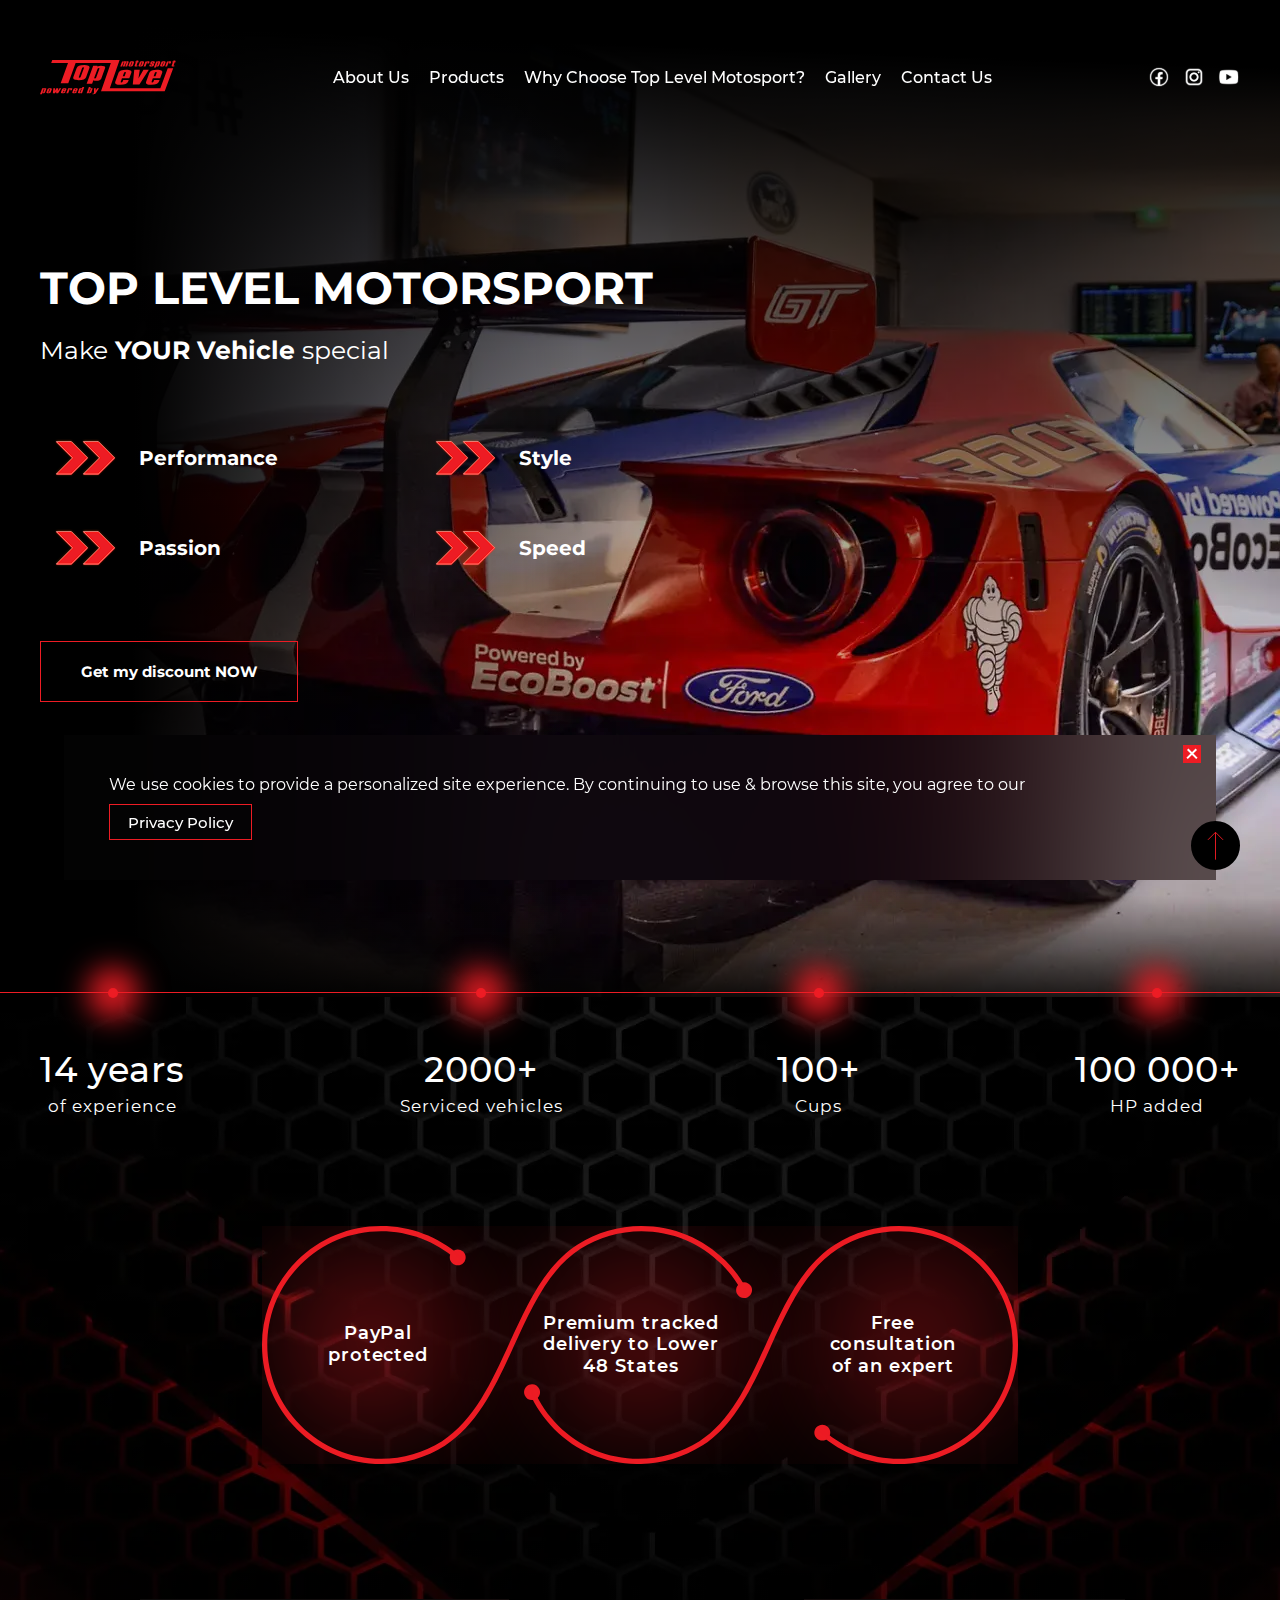
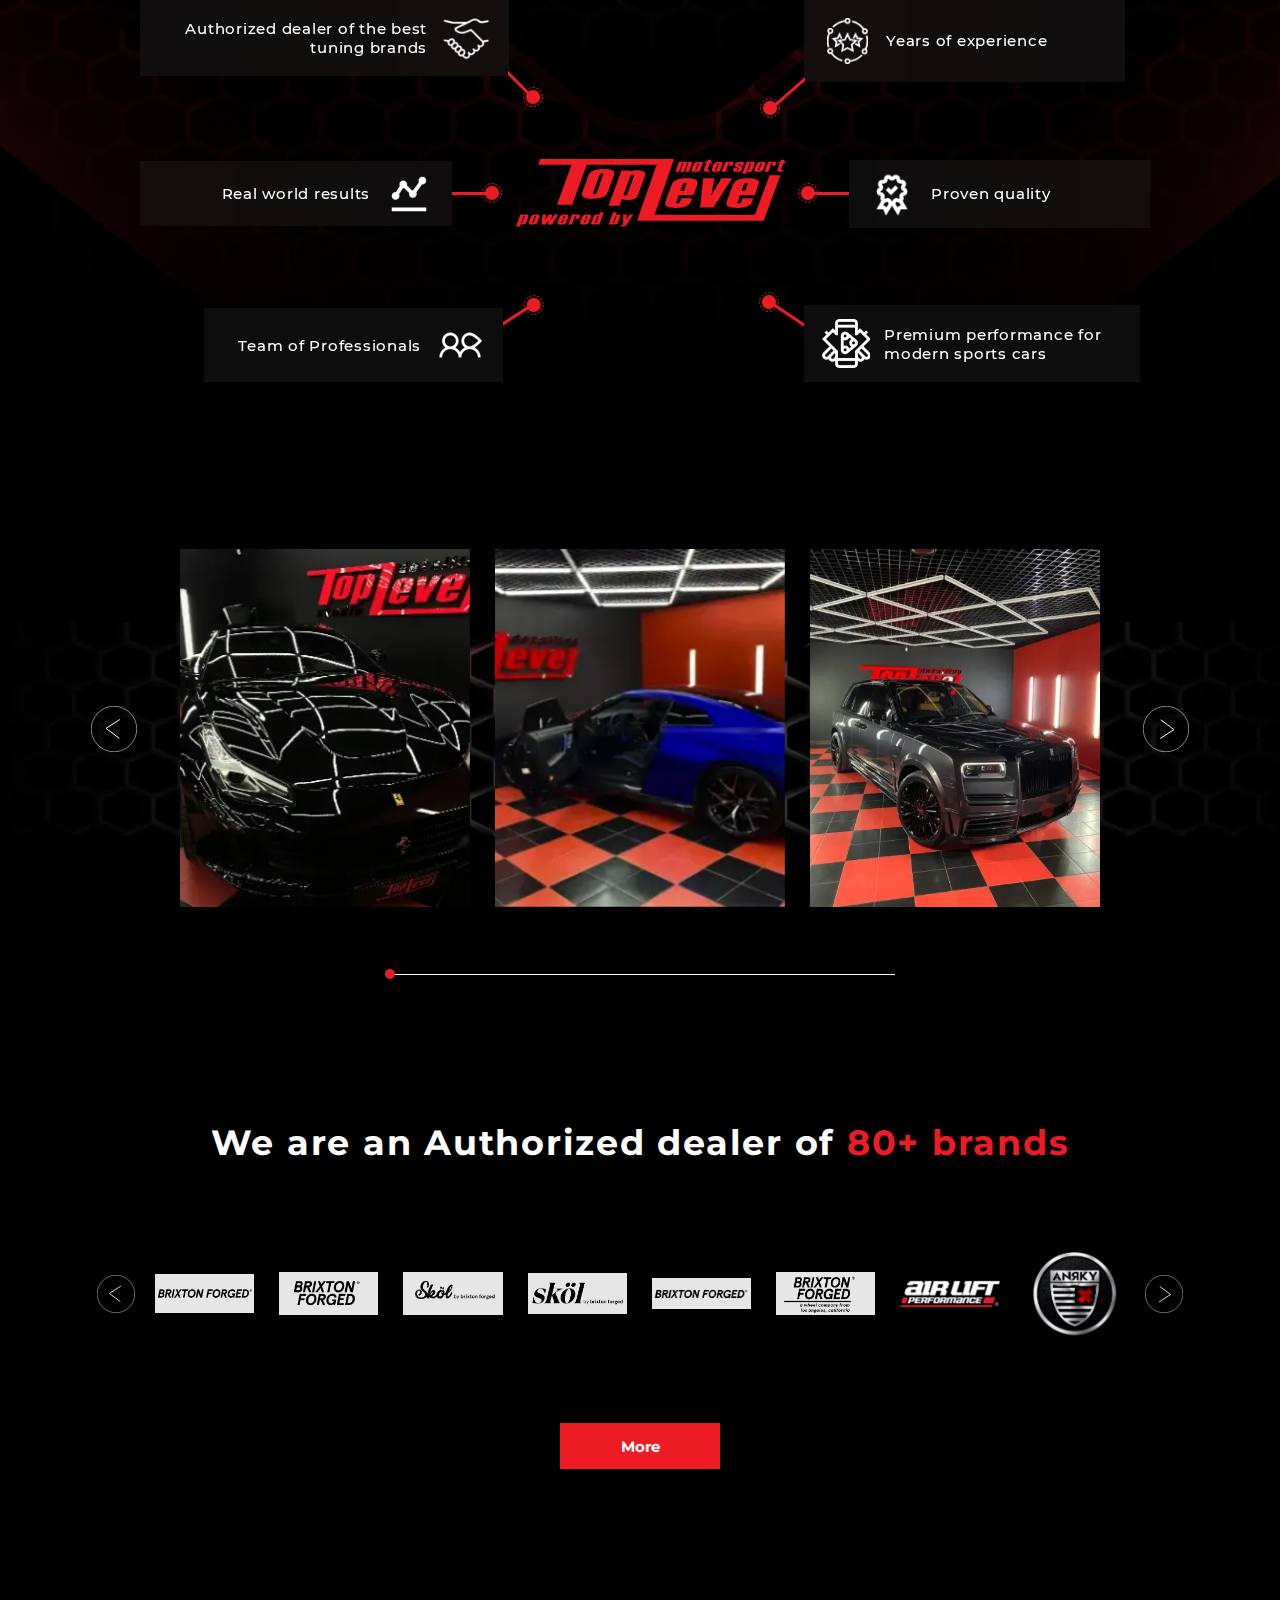
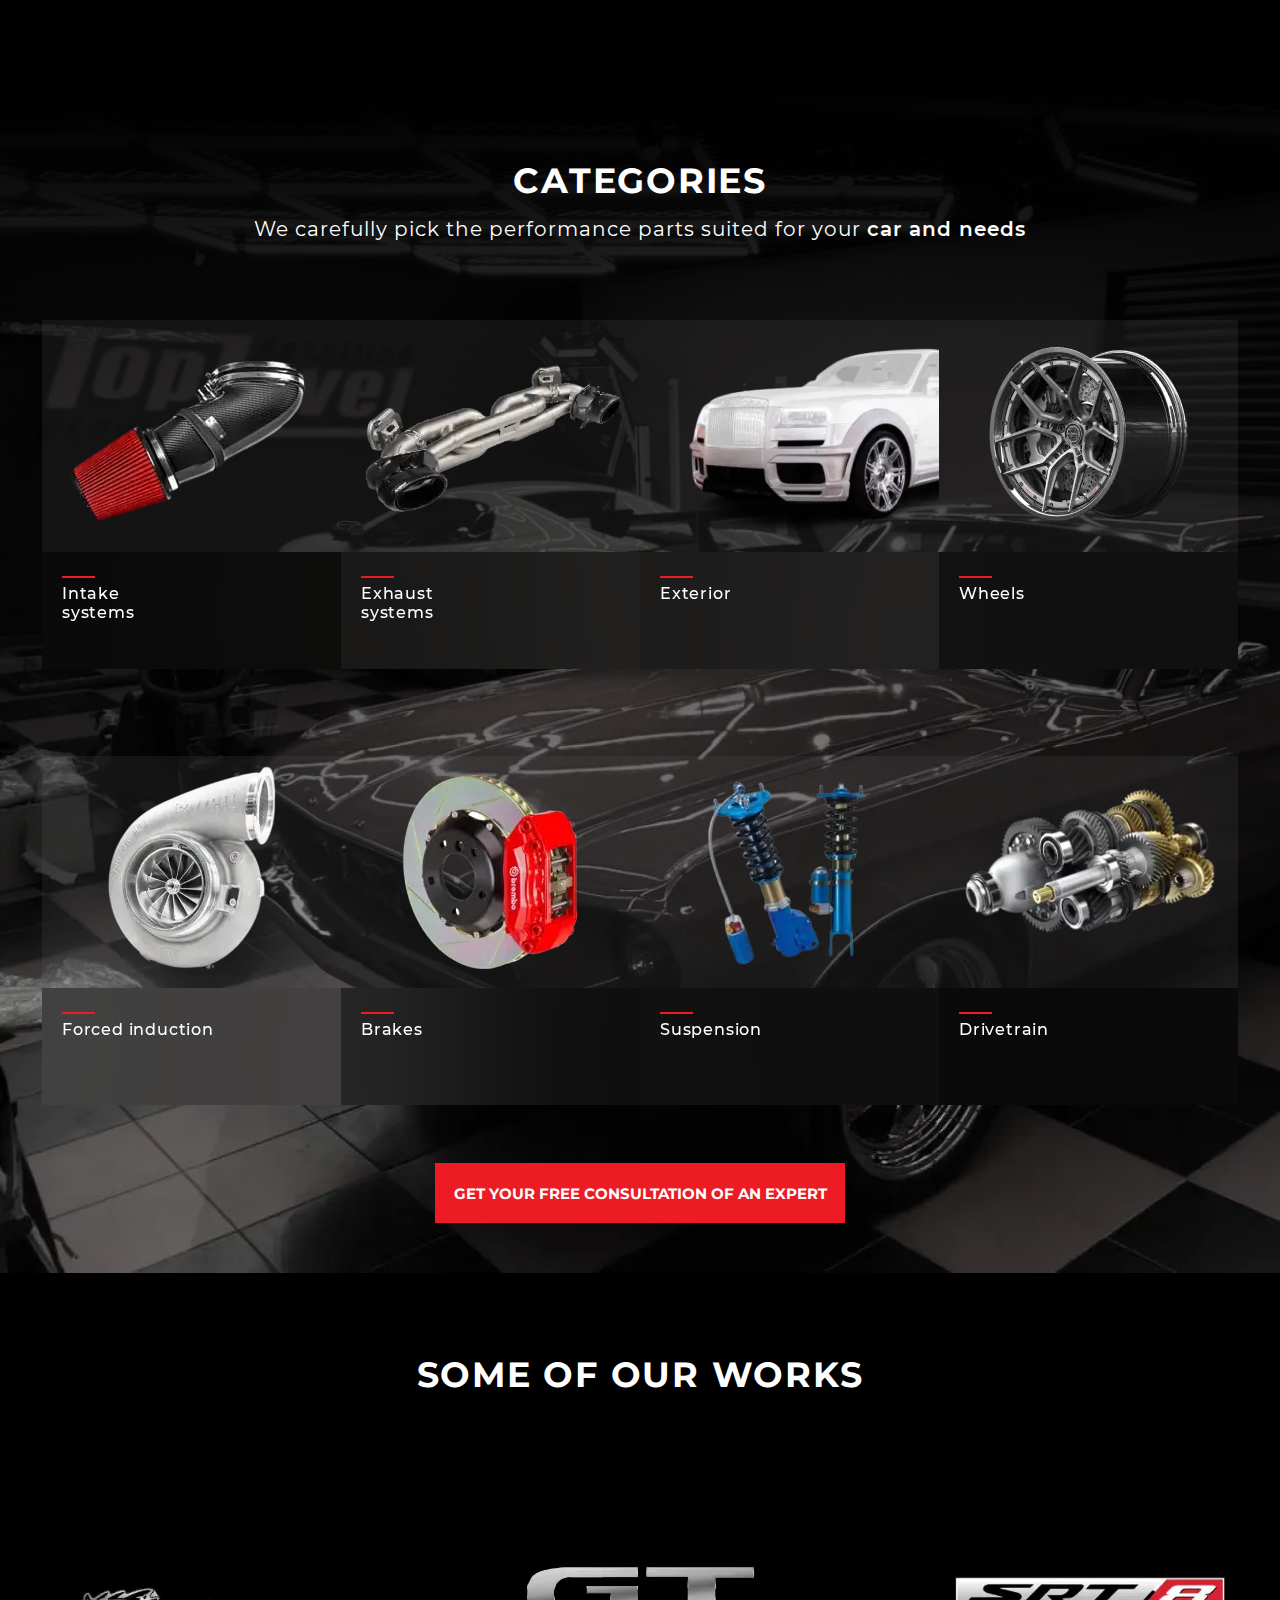
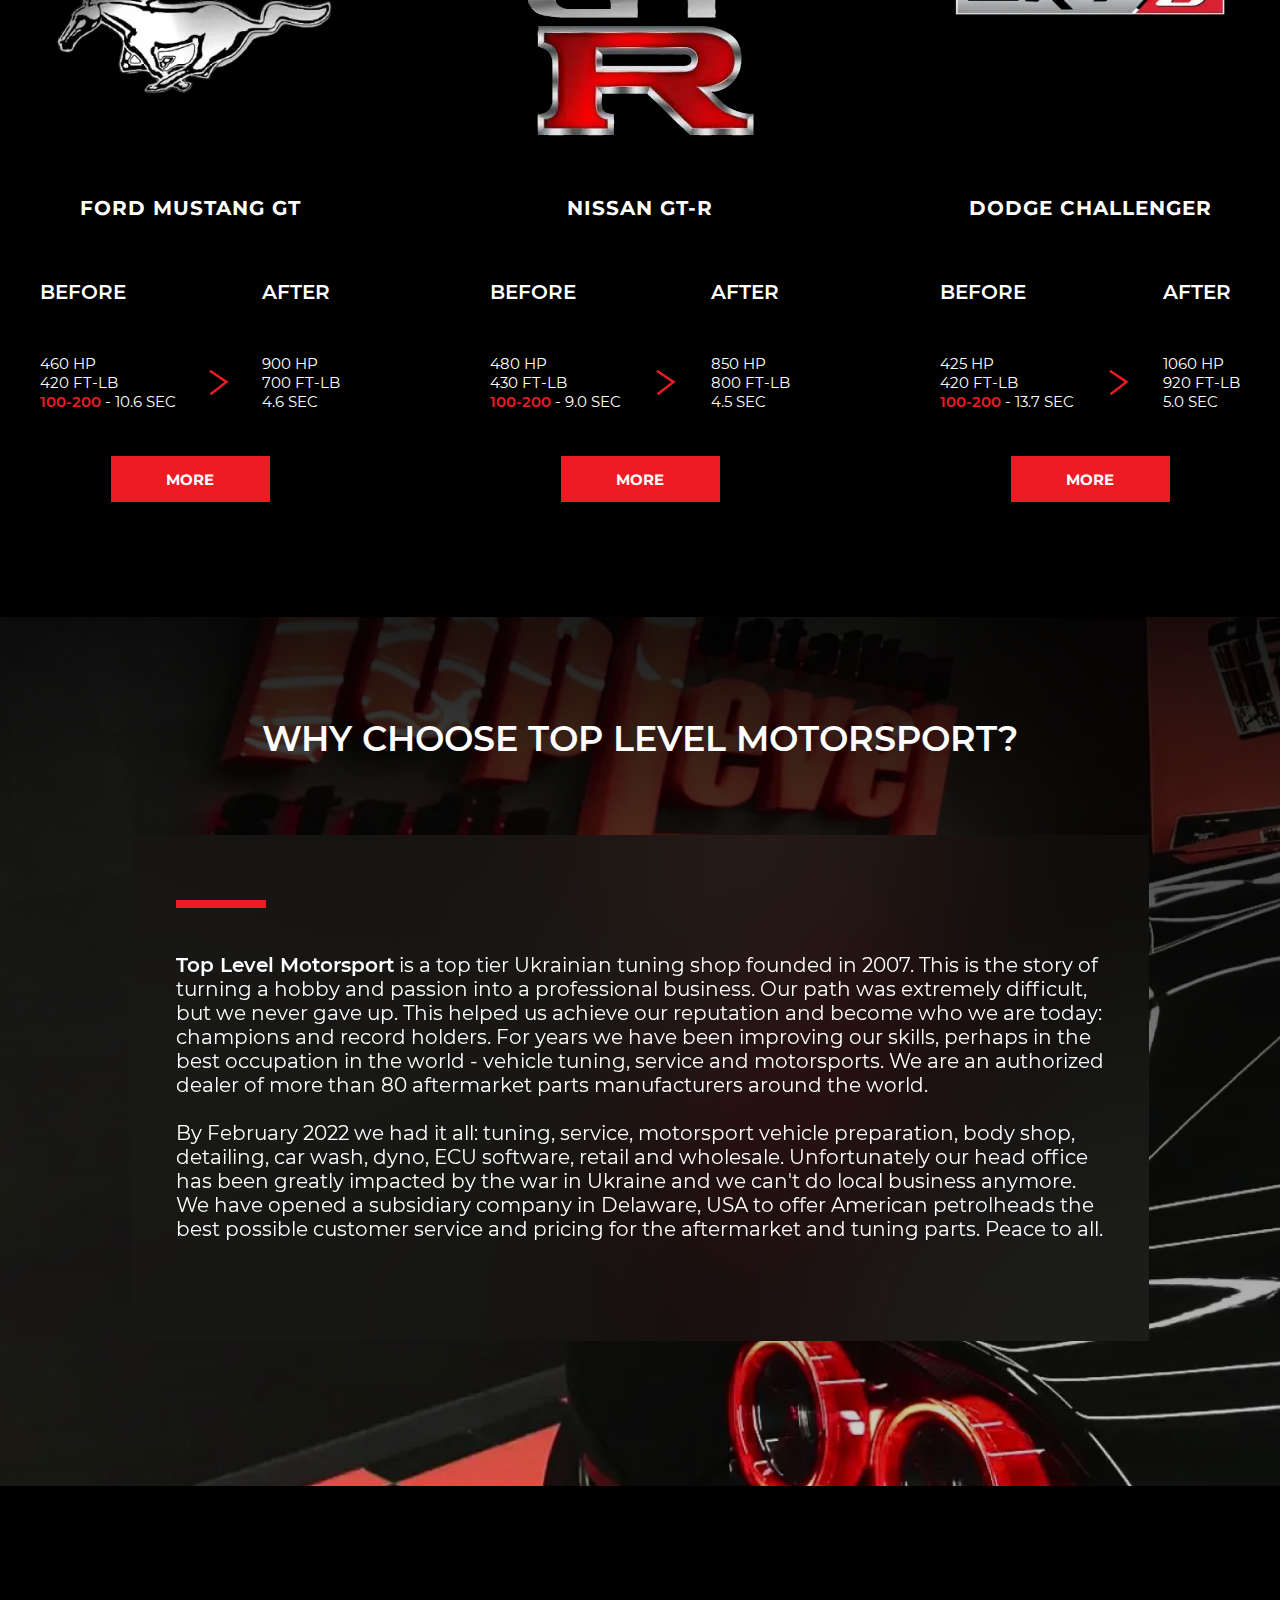
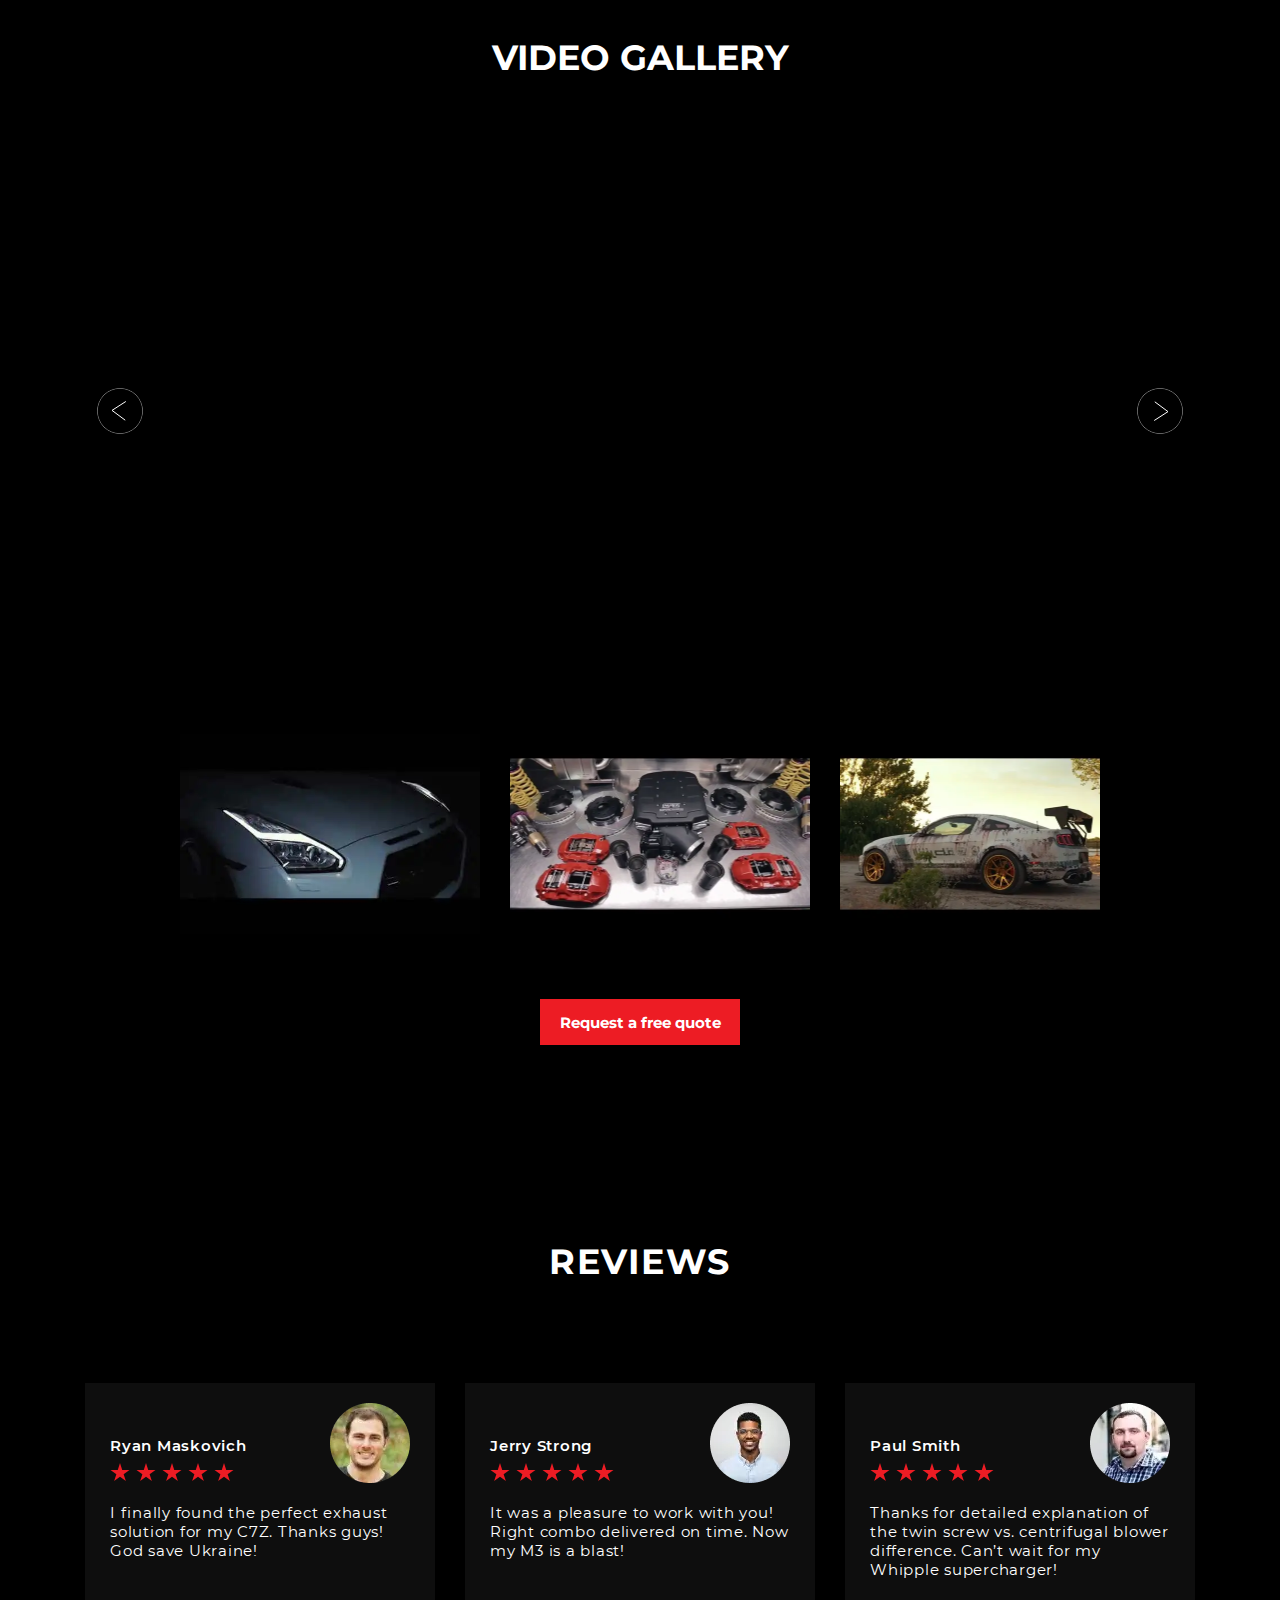
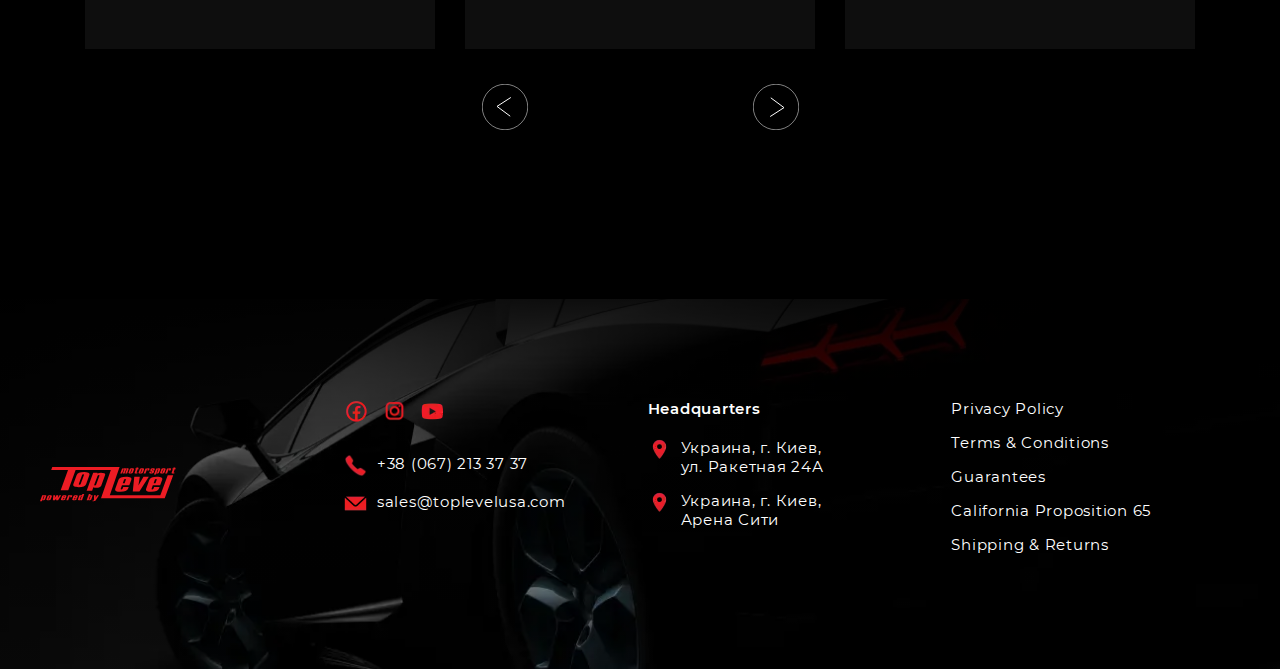
<file: index.html>
<!DOCTYPE html>
<html lang="en">

<head>
    <meta charset="UTF-8">
    <meta http-equiv="X-UA-Compatible" content="IE=edge">
    <meta name="viewport" content="width=device-width, initial-scale=1.0">

    <link rel="stylesheet" href="./library/owl.carousel.min.css">
    <link rel="stylesheet" href="./library/owl.theme.default.min.css">
    <link rel="stylesheet" href="./library/fancybox.css">
    <link rel="stylesheet" href="./styles/main.css">

    <script src="./library/jquery-3.6.0.min.js" defer></script>
    <script src="./library/fancybox.umd.js" defer></script>
    <script src="./library/owl.carousel.min.js" defer></script>
    <script src="./scripts/sliders.js" defer></script>
    <script src="./library/lazyload.min.js" defer></script>
    <script src="./scripts/main.js" defer></script>

    <title>Top Level</title>

    <link rel="icon" href="./images/icons/favicon/cropped-topfav-32x32.png" sizes="32x32">
    <link rel="icon" href="./images/icons/favicon/cropped-topfav-192x192.png" sizes="192x192">
    <link rel="apple-touch-icon" href="./images/icons/favicon/cropped-topfav-180x180.png">
    <meta name="msapplication-TileImage" content="./images/icons/favicon/cropped-topfav-270x270.png">
<!-- Meta Pixel Code -->
<script>
  !function(f,b,e,v,n,t,s)
  {if(f.fbq)return;n=f.fbq=function(){n.callMethod?
  n.callMethod.apply(n,arguments):n.queue.push(arguments)};
  if(!f._fbq)f._fbq=n;n.push=n;n.loaded=!0;n.version='2.0';
  n.queue=[];t=b.createElement(e);t.async=!0;
  t.src=v;s=b.getElementsByTagName(e)[0];
  s.parentNode.insertBefore(t,s)}(window, document,'script',
  'https://connect.facebook.net/en_US/fbevents.js');
  fbq('init', '561022338678126');
  fbq('track', 'PageView');
</script>
<noscript><img height="1" width="1" style="display:none"
  src="https://www.facebook.com/tr?id=561022338678126&ev=PageView&noscript=1"
/></noscript>
<!-- End Meta Pixel Code -->
</head>

<body>
    <!-- header -->
    <div class="wrap-header">

        <header class="container">
            <a href="#">
                <img class="logo" src="./images/logo.svg" alt="TopLevel">
            </a>
            <nav>
                <a href="#about-us">About Us</a>
                <a href="#products">Products</a>
                <a href="#why-choose-tlm">Why Choose Top Level Motosport?</a>
                <a href="#video-gallery">Gallery</a>
                <a href="#footer">Contact Us</a>
            </nav>
            <div class="social">
                <a href="https://www.facebook.com/toplevelmotorsport/" target="_blank" rel="nofollow">
                    <img src="./images/social/Facebook.svg" alt="Fb">
                </a>
                <a href="https://www.instagram.com/toplevelmotorsport/" target="_blank" rel="nofollow">
                    <img src="./images/social/Instagram.svg" alt="Inst">
                </a>
                <a href="https://www.youtube.com/channel/UCm-yhsFn0Vdtiple5sNcXTQ" target="_blank" rel="nofollow">
                    <img src="./images/social/YouTube.svg" alt="YouTube">
                </a>
            </div>
        </header>


        <div class="mobile">
            <a href="#">
                <img class="logo" src="./images/logo.svg" alt="TopLevel">
            </a>

            <div class="burger ">
                <div class="burger__line"></div>
                <div class="burger__line"></div>
                <div class="burger__line"></div>
            </div>

            <header>
                <a href="#">
                    <img class="logo" src="./images/logo.svg" alt="TopLevel">
                </a>

                <nav>
                    <a href="#about-us">About Us</a>
                    <a href="#products">Products</a>
                    <a href="#why-choose-tlm">Why Choose Top Level Motosport?</a>
                    <a href="#video-gallery">Gallery</a>
                    <a href="#footer">Contact Us</a>
                </nav>
                <div class="social">
                    <a href="https://www.facebook.com/toplevelmotorsport/" target="_blank" rel="nofollow">
                        <img src="./images/social/Facebook.svg" alt="Fb">
                    </a>
                    <a href="https://www.instagram.com/toplevelmotorsport/" target="_blank" rel="nofollow">
                        <img src="./images/social/Instagram.svg" alt="Inst">
                    </a>
                    <a href="https://www.youtube.com/channel/UCm-yhsFn0Vdtiple5sNcXTQ" target="_blank" rel="nofollow">
                        <img src="./images/social/YouTube.svg" alt="YouTube">
                    </a>
                </div>
            </header>
        </div>
    </div>
    <!-- header -->

    <div class="preview-screen">
        <div class="container">
            <div class="trigger">
                <h1>TOP LEVEL MOTORSPORT</h1>
                <p class="sub-title">Make <b>YOUR Vehicle</b> special</p>

                <div class="features">
                    <div class="features__item">
                        <img src="./images/icons/arrows.svg" alt=">>">
                        <p><b>Performance</b></p>
                    </div>
                    <div class="features__item">
                        <img src="./images/icons/arrows.svg" alt=">>">
                        <p><b>Style</b></p>
                    </div>
                    <div class="features__item">
                        <img src="./images/icons/arrows.svg" alt=">>">
                        <p><b>Passion</b></p>
                    </div>
                    <div class="features__item">
                        <img src="./images/icons/arrows.svg" alt=">>">
                        <p><b>Speed</b></p>
                    </div>
                </div>

                <button class="btn" data-modal="form-discount">Get my discount NOW</button>
            </div>
        </div>
    </div>

    <div id="about-us" class="statistics">
        <div class="line">
            <div class="container">
                <div class="line__item">
                    <div class="dot"></div>
                    <h2>14 years</h2>
                    <p class="small"> of experience</p>
                </div>
                <div class="line__item">
                    <div class="dot"></div>
                    <h2>2000+</h2>
                    <p class="small">Serviced vehicles</p>
                </div>
                <div class="line__item">
                    <div class="dot"></div>
                    <h2>100+</h2>
                    <p class="small">Cups</p>
                </div>
                <div class="line__item">
                    <div class="dot"></div>
                    <h2>100 000+</h2>
                    <p class="small">HP added</p>
                </div>
            </div>
        </div>
        <div class="container">
            <div class="features">
                <div class="features__item">PayPal protected</div>
                <div class="features__item">Premium tracked delivery to Lower 48 States</div>
                <div class="features__item">Free consultation of an expert</div>
            </div>

            <div class="mobile-line">
                <a href="#products" class="btn-filled">Products</a>

                <div class="line">
                    <div class="container">
                        <div class="line__item">
                            <div class="dot"></div>
                            <div class="line__item-text">
                                <h2>14 years</h2>
                                <p class="small"> of experience</p>
                            </div>
                        </div>
                        <div class="line__item">
                            <div class="dot"></div>
                            <div class="line__item-text">
                                <h2>2000+</h2>
                                <p class="small">Serviced vehicles</p>
                            </div>
                        </div>
                        <div class="line__item">
                            <div class="dot"></div>
                            <div class="line__item-text">
                                <h2>100+</h2>
                                <p class="small">Cups</p>
                            </div>
                        </div>
                        <div class="line__item">
                            <div class="dot"></div>
                            <div class="line__item-text">
                                <h2>100 000+</h2>
                                <p class="small">HP added</p>
                            </div>
                        </div>
                    </div>
                </div>
            </div>
        </div>

        <div class="benefits container">
            <div class=" benefits__item-1">
                <p>Authorized dealer of the best tuning brands</p>
                <div class="benefits__img">
                </div>
            </div>

            <div class=" benefits__item-2">
                <div class="benefits__img">
                </div>
                <p> Years of experience</p>
            </div>
            <div class=" benefits__item-3">
                <p>Real world results</p>
                <div class="benefits__img">
                </div>
            </div>

            <div class="logo">
                <img src="./images/logo.svg" alt="TopLevel">
            </div>

            <div class=" benefits__item-4">
                <div class="benefits__img">
                </div>
                <p> Proven quality</p>
            </div>
            <div class=" benefits__item-5">
                <p>Team of Professionals</p>
                <div class="benefits__img">
                </div>
            </div>

            <div class=" benefits__item-6">
                <div class="benefits__img">
                </div>
                <p> Premium performance for modern sports cars</p>
            </div>
        </div>
    </div>

    <div class="photo-slider-wrap">
        <div class="container">
            <div id="photo-slider" class="owl-carousel owl-theme">
                <div>
                    <a data-fancybox="photo-gallery" href="./images/photo-slider/1.webp">
                        <img src="./images/photo-slider/1-medium.webp" alt="">
                    </a>
                </div>
                <div>
                    <a data-fancybox="photo-gallery" href="./images/photo-slider/2.webp">
                        <img src="./images/photo-slider/2-medium.webp" alt="">
                    </a>
                </div>
                <div>
                    <a data-fancybox="photo-gallery" href="./images/photo-slider/3.webp">
                        <img src="./images/photo-slider/3-medium.webp" alt="">
                    </a>
                </div>
                <div>
                    <a data-fancybox="photo-gallery" href="./images/photo-slider/4.webp">
                        <img src="./images/photo-slider/4-medium.webp" alt="">
                    </a>
                </div>
                <div>
                    <a data-fancybox="photo-gallery" href="./images/photo-slider/5.webp">
                        <img src="./images/photo-slider/5-medium.webp" alt="">
                    </a>
                </div>
                <div>
                    <a data-fancybox="photo-gallery" href="./images/photo-slider/6.webp">
                        <img src="./images/photo-slider/6-medium.webp" alt="">
                    </a>
                </div>
                <div>
                    <a data-fancybox="photo-gallery" href="./images/photo-slider/7.webp">
                        <img src="./images/photo-slider/7-medium.webp" alt="">
                    </a>
                </div>
                <div>
                    <a data-fancybox="photo-gallery" href="./images/photo-slider/8.webp">
                        <img src="./images/photo-slider/8-medium.webp" alt="">
                    </a>
                </div>
                <div>
                    <a data-fancybox="photo-gallery" href="./images/photo-slider/9.webp">
                        <img src="./images/photo-slider/9-medium.webp" alt="">
                    </a>
                </div>
                <div>
                    <a data-fancybox="photo-gallery" href="./images/photo-slider/10.webp">
                        <img src="./images/photo-slider/10-medium.webp" alt="">
                    </a>
                </div>
                <div>
                    <a data-fancybox="photo-gallery" href="./images/photo-slider/11.webp">
                        <img src="./images/photo-slider/11-medium.webp" alt="">
                    </a>
                </div>
                <div>
                    <a data-fancybox="photo-gallery" href="./images/photo-slider/12.webp">
                        <img src="./images/photo-slider/12-medium.webp" alt="">
                    </a>
                </div>
                <div>
                    <a data-fancybox="photo-gallery" href="./images/photo-slider/13.webp">
                        <img src="./images/photo-slider/13-medium.webp" alt="">
                    </a>
                </div>
                <div>
                    <a data-fancybox="photo-gallery" href="./images/photo-slider/14.webp">
                        <img src="./images/photo-slider/14-medium.webp" alt="">
                    </a>
                </div>
                <div>
                    <a data-fancybox="photo-gallery" href="./images/photo-slider/15.webp">
                        <img src="./images/photo-slider/15-medium.webp" alt="">
                    </a>
                </div>
                <div>
                    <a data-fancybox="photo-gallery" href="./images/photo-slider/16.webp">
                        <img src="./images/photo-slider/16-medium.webp" alt="">
                    </a>
                </div>
                <div>
                    <a data-fancybox="photo-gallery" href="./images/photo-slider/17.webp">
                        <img src="./images/photo-slider/17-medium.webp" alt="">
                    </a>
                </div>
                <div>
                    <a data-fancybox="photo-gallery" href="./images/photo-slider/18.webp">
                        <img src="./images/photo-slider/18-medium.webp" alt="">
                    </a>
                </div>
                <div>
                    <a data-fancybox="photo-gallery" href="./images/photo-slider/19.webp">
                        <img src="./images/photo-slider/19-medium.webp" alt="">
                    </a>
                </div>
                <div>
                    <a data-fancybox="photo-gallery" href="./images/photo-slider/20.webp">
                        <img src="./images/photo-slider/20-medium.webp" alt="">
                    </a>
                </div>
                <div>
                    <a data-fancybox="photo-gallery" href="./images/photo-slider/21.webp">
                        <img src="./images/photo-slider/21-medium.webp" alt="">
                    </a>
                </div>
                <div>
                    <a data-fancybox="photo-gallery" href="./images/photo-slider/22.webp">
                        <img src="./images/photo-slider/22-medium.webp" alt="">
                    </a>
                </div>
                <div>
                    <a data-fancybox="photo-gallery" href="./images/photo-slider/23.webp">
                        <img src="./images/photo-slider/23-medium.webp" alt="">
                    </a>
                </div>
                <div>
                    <a data-fancybox="photo-gallery" href="./images/photo-slider/24.webp">
                        <img src="./images/photo-slider/24-medium.webp" alt="">
                    </a>
                </div>
                <div>
                    <a data-fancybox="photo-gallery" href="./images/photo-slider/25.webp">
                        <img src="./images/photo-slider/25-medium.webp" alt="">
                    </a>
                </div>
                <div>
                    <a data-fancybox="photo-gallery" href="./images/photo-slider/26.webp">
                        <img src="./images/photo-slider/26-medium.webp" alt="">
                    </a>
                </div>
                <div>
                    <a data-fancybox="photo-gallery" href="./images/photo-slider/27.webp">
                        <img src="./images/photo-slider/27-medium.webp" alt="">
                    </a>
                </div>
                <div>
                    <a data-fancybox="photo-gallery" href="./images/photo-slider/28.webp">
                        <img src="./images/photo-slider/28-medium.webp" alt="">
                    </a>
                </div>
                <div>
                    <a data-fancybox="photo-gallery" href="./images/photo-slider/29.webp">
                        <img src="./images/photo-slider/29-medium.webp" alt="">
                    </a>
                </div>
                <div>
                    <a data-fancybox="photo-gallery" href="./images/photo-slider/30.webp">
                        <img src="./images/photo-slider/30-medium.webp" alt="">
                    </a>
                </div>
                <div>
                    <a data-fancybox="photo-gallery" href="./images/photo-slider/31.webp">
                        <img src="./images/photo-slider/31-medium.webp" alt="">
                    </a>
                </div>
                <div>
                    <a data-fancybox="photo-gallery" href="./images/photo-slider/32.webp">
                        <img src="./images/photo-slider/32-medium.webp" alt="">
                    </a>
                </div>
                <div>
                    <a data-fancybox="photo-gallery" href="./images/photo-slider/33.webp">
                        <img src="./images/photo-slider/33-medium.webp" alt="">
                    </a>
                </div>
                <div>
                    <a data-fancybox="photo-gallery" href="./images/photo-slider/34.webp">
                        <img src="./images/photo-slider/34-medium.webp" alt="">
                    </a>
                </div>
                <div>
                    <a data-fancybox="photo-gallery" href="./images/photo-slider/35.webp">
                        <img src="./images/photo-slider/35-medium.webp" alt="">
                    </a>
                </div>
                <div>
                    <a data-fancybox="photo-gallery" href="./images/photo-slider/36.webp">
                        <img src="./images/photo-slider/36-medium.webp" alt="">
                    </a>
                </div>
                <div>
                    <a data-fancybox="photo-gallery" href="./images/photo-slider/37.webp">
                        <img src="./images/photo-slider/37-medium.webp" alt="">
                    </a>
                </div>
                <div>
                    <a data-fancybox="photo-gallery" href="./images/photo-slider/38.webp">
                        <img src="./images/photo-slider/38-medium.webp" alt="">
                    </a>
                </div>
                <div>
                    <a data-fancybox="photo-gallery" href="./images/photo-slider/39.webp">
                        <img src="./images/photo-slider/39-medium.webp" alt="">
                    </a>
                </div>
                <div>
                    <a data-fancybox="photo-gallery" href="./images/photo-slider/41.webp">
                        <img src="./images/photo-slider/41-medium.webp" alt="">
                    </a>
                </div>
                <div>
                    <a data-fancybox="photo-gallery" href="./images/photo-slider/42.webp">
                        <img src="./images/photo-slider/42-medium.webp" alt="">
                    </a>
                </div>
                <div>
                    <a data-fancybox="photo-gallery" href="./images/photo-slider/43.webp">
                        <img src="./images/photo-slider/43-medium.webp" alt="">
                    </a>
                </div>
                <div>
                    <a data-fancybox="photo-gallery" href="./images/photo-slider/44.webp">
                        <img src="./images/photo-slider/44-medium.webp" alt="">
                    </a>
                </div>
                <div>
                    <a data-fancybox="photo-gallery" href="./images/photo-slider/45.webp">
                        <img src="./images/photo-slider/45-medium.webp" alt="">
                    </a>
                </div>
                <div>
                    <a data-fancybox="photo-gallery" href="./images/photo-slider/46.webp">
                        <img src="./images/photo-slider/46-medium.webp" alt="">
                    </a>
                </div>
                <div>
                    <a data-fancybox="photo-gallery" href="./images/photo-slider/47.webp">
                        <img src="./images/photo-slider/47-medium.webp" alt="">
                    </a>
                </div>
                <div>
                    <a data-fancybox="photo-gallery" href="./images/photo-slider/48.webp">
                        <img src="./images/photo-slider/48-medium.webp" alt="">
                    </a>
                </div>
                <div>
                    <a data-fancybox="photo-gallery" href="./images/photo-slider/49.webp">
                        <img src="./images/photo-slider/49-medium.webp" alt="">
                    </a>
                </div>
                <div>
                    <a data-fancybox="photo-gallery" href="./images/photo-slider/50.webp">
                        <img src="./images/photo-slider/50-medium.webp" alt="">
                    </a>
                </div>
                <div>
                    <a data-fancybox="photo-gallery" href="./images/photo-slider/51.webp">
                        <img src="./images/photo-slider/51-medium.webp" alt="">
                    </a>
                </div>
                <div>
                    <a data-fancybox="photo-gallery" href="./images/photo-slider/52.webp">
                        <img src="./images/photo-slider/52-medium.webp" alt="">
                    </a>
                </div>
            </div>
        </div>
    </div>

    <div class="brands container">
        <h2>We are an Authorized dealer of <span>80+ brands</span></h2>

        <div class="brands-slider owl-carousel owl-theme">
            <div class="brands-slider__img-wrap">
                <img class="withBg" src="./images/brands/2019-Skol-Brixton-Logos-ALL-Lines-02.webp" alt="Skol-Brixton">
            </div>

            <div class="brands-slider__img-wrap">
                <img class="withBg" src="./images/brands/2019-Skol-Brixton-Logos-ALL-Lines-03.webp" alt="Skol-Brixton">
            </div>

            <div class="brands-slider__img-wrap">
                <img class="withBg" src="./images/brands/2019-Skol-Brixton-Logos-ALL-Lines-04.webp" alt="Skol-Brixton">
            </div>

            <div class="brands-slider__img-wrap">
                <img class="withBg" src="./images/brands/2019-Skol-Brixton-Logos-ALL-Lines-05.webp" alt="Skol-Brixton">
            </div>

            <div class="brands-slider__img-wrap">
                <img class="withBg" src="./images/brands/2019-Skol-Brixton-Logos-ALL-Lines-06.webp" alt="Skol-Brixton">
            </div>

            <div class="brands-slider__img-wrap">
                <img class="withBg" src="./images/brands/2019-Skol-Brixton-Logos-ALL-Lines-07.webp" alt="Skol-Brixton">
            </div>

            <div class="brands-slider__img-wrap">
                <img src="./images/brands/Airlift.webp" alt="Airlift">
            </div>

            <div class="brands-slider__img-wrap">
                <img src="./images/brands/ANRKY2.webp" alt="ANRKY2">
            </div>

            <div class="brands-slider__img-wrap">
                <img class="withBg" src="./images/brands/APR.webp" alt="APR">
            </div>

            <div class="brands-slider__img-wrap">
                <img src="./images/brands/armytrix.webp" alt="armytrix">
            </div>

            <div class="brands-slider__img-wrap">
                <img src="./images/brands/Burger.webp" alt="Burger">
            </div>

            <div class="brands-slider__img-wrap">
                <img class="withBg" src="./images/brands/COBB.webp" alt="COBB">
            </div>

            <div class="brands-slider__img-wrap">
                <img src="./images/brands/DriveShaft_Shop_logo.webp" alt="DriveShaft">
            </div>

            <div class="brands-slider__img-wrap">
                <img src="./images/brands/fabspeed.webp" alt="fabspeed">
            </div>

            <div class="brands-slider__img-wrap">
                <img src="./images/brands/girodisc.webp" alt="girodisc">
            </div>

            <div class="brands-slider__img-wrap">
                <img src="./images/brands/IPE_2.webp" alt="IPE">
            </div>

            <div class="brands-slider__img-wrap">
                <img src="./images/brands/RENNTECH_PNG.webp" alt="RENNTECH">
            </div>

            <div class="brands-slider__img-wrap">
                <img src="./images/brands/Vorsteiner_Logo-01.webp" alt="Vorsteiner">
            </div>

            <div class="brands-slider__img-wrap">
                <img src="./images/brands/WEISTEC.webp" alt="WEISTEC">
            </div>

            <div class="brands-slider__img-wrap">
                <img src="./images/brands/whippleLogo.webp" alt="whippleLogo">
            </div>
        </div>

        <a href="./pages/dealers.html" class="btn-filled">More</a>
    </div>

    <div id="products" class="categories">
        <div class="container">
            <h2>Categories</h2>
            <p class="sub-title">
                We carefully pick the performance parts suited for your <span> car and needs</span>
            </p>

            <div class="categories__list">
                <div data-modal="form-contacts" class="categories__list-item">
                    <div class="img-wrap">
                        <img src="./images/categories/categories1.webp" alt="Intake systems">
                    </div>
                    <div class="description">
                        <p>Intake <br /> systems</p>
                    </div>
                </div>

                <div data-modal="form-contacts" class="categories__list-item">
                    <div class="img-wrap">
                        <img src="./images/categories/categories2.webp" alt="Exhaust systems">
                    </div>
                    <div class="description">
                        <p>Exhaust <br /> systems</p>
                    </div>
                </div>

                <div data-modal="form-contacts" class="categories__list-item">
                    <div class="img-wrap">
                        <img src="./images/categories/categories3.webp" alt="Exterior">
                    </div>
                    <div class="description">
                        <p>Exterior</p>
                    </div>
                </div>

                <div data-modal="form-contacts" class="categories__list-item">
                    <div class="img-wrap">
                        <img src="./images/categories/categories4.webp" alt="Wheels">
                    </div>
                    <div class="description">
                        <p>Wheels</p>
                    </div>
                </div>

                <div data-modal="form-contacts" class="categories__list-item">
                    <div class="img-wrap">
                        <img src="./images/categories/categories5.webp" alt="Forced induction">
                    </div>
                    <div class="description">
                        <p>Forced induction</p>
                    </div>
                </div>

                <div data-modal="form-contacts" class="categories__list-item">
                    <div class="img-wrap">
                        <img src="./images/categories/categories6.webp" alt="Brakes">
                    </div>
                    <div class="description">
                        <p>Brakes</p>
                    </div>
                </div>

                <div data-modal="form-contacts" class="categories__list-item">
                    <div class="img-wrap">
                        <img src="./images/categories/categories7.webp" alt="Suspension">
                    </div>
                    <div class="description">
                        <p>Suspension</p>
                    </div>
                </div>

                <div data-modal="form-contacts" class="categories__list-item">
                    <div class="img-wrap">
                        <img src="./images/categories/categories8.webp" alt="Drivetrain">
                    </div>
                    <div class="description">
                        <p>Drivetrain</p>
                    </div>
                </div>
            </div>

            <button class="btn-filled" data-modal="form-contacts">Get your FREE consultation of an expert </button>
        </div>
    </div>

    <div class="brands brands-mobile container">
        <h2>We are an Authorized dealer of <span>80+ brands</span></h2>

        <div class="brands-slider owl-carousel owl-theme">
            <div class="brands-slider__img-wrap">
                <img class="withBg" src="./images/brands/2019-Skol-Brixton-Logos-ALL-Lines-02.webp" alt="Skol-Brixton">
            </div>

            <div class="brands-slider__img-wrap">
                <img class="withBg" src="./images/brands/2019-Skol-Brixton-Logos-ALL-Lines-03.webp" alt="Skol-Brixton">
            </div>

            <div class="brands-slider__img-wrap">
                <img class="withBg" src="./images/brands/2019-Skol-Brixton-Logos-ALL-Lines-04.webp" alt="Skol-Brixton">
            </div>

            <div class="brands-slider__img-wrap">
                <img class="withBg" src="./images/brands/2019-Skol-Brixton-Logos-ALL-Lines-05.webp" alt="Skol-Brixton">
            </div>

            <div class="brands-slider__img-wrap">
                <img class="withBg" src="./images/brands/2019-Skol-Brixton-Logos-ALL-Lines-06.webp" alt="Skol-Brixton">
            </div>

            <div class="brands-slider__img-wrap">
                <img class="withBg" src="./images/brands/2019-Skol-Brixton-Logos-ALL-Lines-07.webp" alt="Skol-Brixton">
            </div>

            <div class="brands-slider__img-wrap">
                <img src="./images/brands/Airlift.webp" alt="Airlift">
            </div>

            <div class="brands-slider__img-wrap">
                <img src="./images/brands/ANRKY2.webp" alt="ANRKY2">
            </div>

            <div class="brands-slider__img-wrap">
                <img class="withBg" src="./images/brands/APR.webp" alt="APR">
            </div>

            <div class="brands-slider__img-wrap">
                <img src="./images/brands/armytrix.webp" alt="armytrix">
            </div>

            <div class="brands-slider__img-wrap">
                <img src="./images/brands/Burger.webp" alt="Burger">
            </div>

            <div class="brands-slider__img-wrap">
                <img class="lazy withBg" data-src="./images/brands/COBB.webp" alt="COBB">
            </div>

            <div class="brands-slider__img-wrap">
                <img src="./images/brands/DriveShaft_Shop_logo.webp" alt="DriveShaft">
            </div>

            <div class="brands-slider__img-wrap">
                <img src="./images/brands/fabspeed.webp" alt="fabspeed">
            </div>

            <div class="brands-slider__img-wrap">
                <img src="./images/brands/girodisc.webp" alt="girodisc">
            </div>

            <div class="brands-slider__img-wrap">
                <img src="./images/brands/IPE_2.webp" alt="IPE">
            </div>

            <div class="brands-slider__img-wrap">
                <img src="./images/brands/RENNTECH_PNG.webp" alt="RENNTECH">
            </div>

            <div class="brands-slider__img-wrap">
                <img src="./images/brands/Vorsteiner_Logo-01.webp" alt="Vorsteiner">
            </div>

            <div class="brands-slider__img-wrap">
                <img src="./images/brands/WEISTEC.webp" alt="WEISTEC">
            </div>

            <div class="brands-slider__img-wrap">
                <img src="./images/brands/whippleLogo.webp" alt="whippleLogo">
            </div>
        </div>

        <a href="./pages/dealers.html" class="btn-filled">More</a>
    </div>

    <div class="our-works container">
        <h2>Some of our works</h2>

        <div class="works">
            <div class="works__item">
                <img src="./images/works/ford.webp" alt="FORD Mustang GT">

                <h3>FORD Mustang GT</h3>

                <div class="parameters">
                    <div class="parameters__info">
                        <h4>before</h4>
                        <div>
                            460 HP
                            <br>
                            420 FT-LB
                            <br>
                            <span class="red">100-200</span> - 10.6 sec
                        </div>
                    </div>

                    <div class="parameters__separator"></div>

                    <div class="parameters__info">
                        <h4>after</h4>
                        <div>
                            900 hp
                            <br>
                            700 ft-lb
                            <br>
                            4.6 sec
                        </div>
                    </div>
                </div>

                <a href="./pages/car/ford-mustang.html" target="_blank" class="btn-filled">
                    More
                </a>
            </div>

            <div class="works__item">
                <img src="./images/works/nissan.webp" alt="Nissan GT-R">

                <h3>Nissan GT-R</h3>

                <div class="parameters">
                    <div class="parameters__info">
                        <h4>before</h4>
                        <div>
                            480 hp
                            <br>
                            430 ft-lb
                            <br>
                            <span class="red">100-200</span> - 9.0 sec
                        </div>
                    </div>

                    <div class="parameters__separator"></div>

                    <div class="parameters__info">
                        <h4>after</h4>
                        <div>
                            850 hp
                            <br>
                            800 ft-lb
                            <br>
                            4.5 sec
                        </div>
                    </div>
                </div>

                <a href="./pages/car/nissan-gtr.html" target="_blank" class="btn-filled">
                    More
                </a>
            </div>

            <div class="works__item">
                <img src="./images/works/dodge.webp" alt="Dodge Challenger">

                <h3>Dodge Challenger</h3>

                <div class="parameters">
                    <div class="parameters__info">
                        <h4>before</h4>
                        <div>
                            425 hp
                            <br>
                            420 ft-lb
                            <br>
                            <span class="red">100-200</span> - 13.7 sec
                        </div>
                    </div>

                    <div class="parameters__separator"></div>

                    <div class="parameters__info">
                        <h4>after</h4>
                        <div>
                            1060 hp
                            <br>
                            920 ft-lb
                            <br>
                            5.0 sec
                        </div>
                    </div>
                </div>

                <a href="./pages/car/dodge-challenger.html" target="_blank" class="btn-filled">
                    More
                </a>
            </div>
        </div>
    </div>

    <div id="why-choose-tlm" class="why">
        <h2>Why choose Top Level Motorsport?</h2>

        <div class="why__description">
            <p>
                <span>Top Level Motorsport</span> is a top tier Ukrainian tuning shop founded in 2007. This is the story
                of turning a hobby and passion into a professional business. Our path was extremely difficult, but we
                never gave up. This helped us achieve our reputation and become who we are today: champions and record
                holders. For years we have been improving our skills, perhaps in the best occupation in the world -
                vehicle tuning, service and motorsports. We are an authorized dealer of more than 80 aftermarket parts
                manufacturers around the world.
                <br>
                <br>
                By February 2022 we had it all: tuning, service, motorsport vehicle preparation, body shop, detailing,
                car wash, dyno, ECU software, retail and wholesale. Unfortunately our head office has been greatly
                impacted by the war in Ukraine and we can't do local business anymore. We have opened a subsidiary
                company in Delaware, USA to offer American petrolheads the best possible customer service and pricing
                for the aftermarket and tuning parts. Peace to all.
            </p>
        </div>
    </div>

    <div id="video-gallery" class="video-slider-wrap">

        <h2>Video Gallery</h2>

        <div id="video-carousel" class="carousel">
            <div class="carousel__slide">
                <iframe class="lazy" data-src="https://www.youtube.com/embed/JW16esWDONQ?controls=2"
                    title="YouTube video player" frameborder="0"
                    allow="accelerometer; autoplay; clipboard-write; encrypted-media; gyroscope; picture-in-picture"
                    allowfullscreen></iframe>
            </div>
            <div class="carousel__slide">
                <iframe class="lazy" data-src="https://www.youtube.com/embed/UuWRshOana8?controls=2"
                    title="YouTube video player" frameborder="0"
                    allow="accelerometer; autoplay; clipboard-write; encrypted-media; gyroscope; picture-in-picture"
                    allowfullscreen></iframe>
            </div>
            <div class="carousel__slide">
                <iframe class="lazy" data-src="https://www.youtube.com/embed/sLR-92IlBdw?controls=2"
                    title="YouTube video player" frameborder="0"
                    allow="accelerometer; autoplay; clipboard-write; encrypted-media; gyroscope; picture-in-picture"
                    allowfullscreen></iframe>
            </div>
            <div class="carousel__slide">
                <iframe class="lazy" data-src="https://www.youtube.com/embed/VmcqP2oXpl0?controls=2"
                    title="YouTube video player" frameborder="0"
                    allow="accelerometer; autoplay; clipboard-write; encrypted-media; gyroscope; picture-in-picture"
                    allowfullscreen></iframe>
            </div>
            <div class="carousel__slide">
                <iframe class="lazy" data-src="https://www.youtube.com/embed/j7pi2_F71Os?controls=2"
                    title="YouTube video player" frameborder="0"
                    allow="accelerometer; autoplay; clipboard-write; encrypted-media; gyroscope; picture-in-picture"
                    allowfullscreen></iframe>
            </div>
        </div>

        <div id="video-thumb-carousel" class="carousel">
            <div class="carousel__slide">
                <img src="./images/video-slider/1.webp" alt="1">
            </div>
            <div class="carousel__slide">
                <img src="./images/video-slider/2.webp" alt="2">
            </div>
            <div class="carousel__slide">
                <img src="./images/video-slider/3.webp" alt="3">
            </div>
            <div class="carousel__slide">
                <img src="./images/video-slider/4.webp" alt="4">
            </div>
            <div class="carousel__slide">
                <img src="./images/video-slider/5.webp" alt="5">
            </div>
        </div>

        <button class="btn-filled" data-modal="form-contacts"> Request a free quote</button>
    </div>

    <div class="reviews">
        <h2>Reviews</h2>

        <div class="reviews__slider owl-carousel owl-theme">
            <div class="reviews__slider-item">
                <div class="header">
                    <div class="name">
                        <h4>Ryan Maskovich</h4>
                        <div class="star-wrap">
                            <div class="star"></div>
                            <div class="star"></div>
                            <div class="star"></div>
                            <div class="star"></div>
                            <div class="star"></div>
                        </div>
                    </div>
                    <div class="photo-wrap">
                        <img src="./images/reviews/reviews1.webp" alt="Ryan Maskovich">
                    </div>
                </div>
                <div class="description">
                    I finally found the perfect exhaust solution for my C7Z. Thanks guys!
                    <br>
                    God save Ukraine!
                </div>
            </div>

            <div class="reviews__slider-item">
                <div class="header">
                    <div class="name">
                        <h4>Jerry Strong</h4>
                        <div class="star-wrap">
                            <div class="star"></div>
                            <div class="star"></div>
                            <div class="star"></div>
                            <div class="star"></div>
                            <div class="star"></div>
                        </div>
                    </div>
                    <div class="photo-wrap">
                        <img src="./images/reviews/reviews2.webp" alt="Jerry Strong">
                    </div>
                </div>
                <div class="description">
                    It was a pleasure to work with you! Right combo delivered on time. Now my M3 is a blast! </div>
            </div>

            <div class="reviews__slider-item">
                <div class="header">
                    <div class="name">
                        <h4>Paul Smith</h4>
                        <div class="star-wrap">
                            <div class="star"></div>
                            <div class="star"></div>
                            <div class="star"></div>
                            <div class="star"></div>
                            <div class="star"></div>
                        </div>
                    </div>
                    <div class="photo-wrap">
                        <img src="./images/reviews/reviews3.webp" alt="Paul Smith">
                    </div>
                </div>
                <div class="description">
                    Thanks for detailed explanation of the twin screw vs. centrifugal blower difference. Can’t wait for
                    my Whipple supercharger! </div>
            </div>

            <div class="reviews__slider-item">
                <div class="header">
                    <div class="name">
                        <h4>Jerry Strong</h4>
                        <div class="star-wrap">
                            <div class="star"></div>
                            <div class="star"></div>
                            <div class="star"></div>
                            <div class="star"></div>
                            <div class="star"></div>
                        </div>
                    </div>
                    <div class="photo-wrap">
                        <img src="./images/reviews/reviews2.webp" alt="Jerry Strong">
                    </div>
                </div>
                <div class="description">
                    It was a pleasure to work with you! Right combo delivered on time. Now my M3 is a blast! </div>
            </div>
        </div>
    </div>

    <footer id="footer">
        <div class="container">
            <div class="footer-items">
                <div class="logo">
                    <a href="#">
                        <img src="./images/logo.svg" alt="TopLevel">
                    </a>
                </div>

                <div class="feedback">
                    <div class="social">
                        <a href="https://www.facebook.com/toplevelmotorsport/" target="_blank" rel="nofollow">
                            <img src="./images/social/red-Facebook.webp" alt="facebook">
                        </a>
                        <a href="https://www.instagram.com/toplevelmotorsport/" target="_blank" rel="nofollow">
                            <img src="./images/social/red-Instagram.webp" alt="Instagram">
                        </a>
                        <a href="https://www.youtube.com/channel/UCm-yhsFn0Vdtiple5sNcXTQ" target="_blank"
                            rel="nofollow">
                            <img src="./images/social/red-YouTube.webp" alt="YouTube">
                        </a>
                    </div>

                    <div class="contacts">
                        <div class="contacts__item">
                            <img src="./images/icons/Phone.webp" alt="Phone">
                            <a href="tel:+380672133737">+38 (067) 213 37 37</a>
                        </div>

                        <div class="contacts__item">
                            <img src="./images/icons/Mail.webp" alt="Mail">
                            <a href="mailto:sales@toplevelusa.com">sales@toplevelusa.com</a>
                        </div>
                    </div>
                </div>

                <div class="anchor-top">
                    <a href="#"></a>
                </div>

                <div class="contacts">
                    <h4>Headquarters</h4>

                    <div class="contacts__item">
                        <img src="./images/icons/Location.webp" alt="L">
                        <p>Украина, г. Киев,<br> ул. Ракетная 24А</p>
                    </div>

                    <div class="contacts__item">
                        <img src="./images/icons/Location.webp" alt="L">
                        <p>Украина, г. Киев, <br> Арена Сити</p>
                    </div>
                </div>

                <div class="usefull-links">
                    <a href="./pages/privacy.html" target="_blank">Privacy Policy</a>
                    <a href="./pages/terms.html" target="_blank">Terms & Conditions</a>
                    <a href="./pages/guarantees.html" target="_blank">Guarantees</a>
                    <button data-modal="california">California Proposition 65</button>
                    <a href="./pages/shipping.html" target="_blank">Shipping & Returns</a>
                </div>
            </div>
        </div>
        </div>
    </footer>

    <div class="anchor-top anchor-fixed">
        <a href="#"></a>
    </div>

    <div class="cookies">
        <div class="close">
            <span></span>
            <span></span>
        </div>

        <p>We use cookies to provide a personalized site experience. By continuing to use & browse this site, you agree
            to our</p>

        <a href="./pages/privacy.html" class="btn">Privacy Policy</a>
    </div>

    <div class="modal california">
        <div class="modal-content">
            <div class="close">
                <span></span>
                <span></span>
            </div>

            <h2>ABOUT CALIFORNIA PROPOSITION 65</h2>

            <p>California&rsquo;s Proposition 65 entitles California consumers to special warnings for products that
                contain
                chemicals known to the state of California to cause cancer and birth defects or other reproductive harm
                if
                those products expose consumers to such chemicals above certain threshold levels. Top Level Motorsport
                cares
                about our customer&rsquo;s safety and hope that the information below helps with your buying decisions.
            </p>

            <p>We are providing the following warning for products linked to this page:

                <br>
                <b>WARNING:</b> This product can expose you to chemicals known to the State of California to cause
                cancer and birth defects or other reproductive harm.
            </p>

            <p>For more information visit <a href="www.P65warnings.ca.gov" target="_blank">www.P65warnings.ca.gov</a>.
            </p>
        </div>
    </div>

    <div class="modal modal-form form-discount">
        <div class="modal-content">
            <div class="close">
                <span></span>
                <span></span>
            </div>

            <h4>Learn how to get a <span> discount</span></h4>

            <form id="discount" action="" method="post">
                <input type="text" name="name" placeholder="Your Name" required>
                <input type="email" name="email" placeholder="E-mail" required>
                <input type="text" name="model" placeholder="Make & Model" required>
                <input type="text" name="upgrade" placeholder="What do you want to upgrade" required>

                <input type="hidden" name="formId" value="Discount" />

                <button type="submit" class="btn-filled" data-form="discount">Submit an Application</button>

                <div class="checkbox-wrap">
                    <label class="checkcontainer">
                        <input type="checkbox" name="policy" checked required>
                        <span class="checkmark"></span>
                    </label>

                    <a href="./pages/privacy.html" target="_blank">Privacy Policy</a>
                </div>
            </form>
        </div>
    </div>

    <div class="modal modal-form form-contacts ">
        <div class="modal-content">
            <div class="close">
                <span></span>
                <span></span>
            </div>

            <h4>Leave your contact details</h4>
            <p class="subtitle">So that our specialist can reply as soon as possible</p>

            <form action="" method="post" id="contact">
                <input type="text" name="name" placeholder="Your Name" required>
                <input type="email" name="email" placeholder="E-mail" required>
                <input type="text" name="model" placeholder="Make & Model" required>
                <input type="text" name="upgrade" placeholder="What do you want to upgrade" required>
                <input type="hidden" name="formId" value="contacts" />

                <button type="submit" class="btn-filled" data-form="contact">Submit an Application</button>

                <div class="checkbox-wrap">
                    <label class="checkcontainer">
                        <input type="checkbox" name="policy" checked required>
                        <span class="checkmark"></span>
                    </label>

                    <a href="./pages/privacy.html" target="_blank">Privacy Policy</a>
                </div>
            </form>
        </div>
    </div>

    <div class="modal thanks">
        <div class="modal-content">
            <div class="close">
                <span></span>
                <span></span>
            </div>

            <h4>Thank you!</h4>
            <p class="subtitle">Your application has been accepted, our Specialist will contact you as soon as possible.
            </p>

            <div class="social">
                <a href="https://www.facebook.com/toplevelmotorsport/" target="_blank" rel="nofollow">
                    <img src="./images/social/red-Facebook36x36.webp" alt="facebook">
                </a>
                <a href="https://www.instagram.com/toplevelmotorsport/" target="_blank" rel="nofollow">
                    <img src="./images/social/red-Instagram36x36.webp" alt="Instagram">
                </a>
                <a href="https://www.youtube.com/channel/UCm-yhsFn0Vdtiple5sNcXTQ" target="_blank" rel="nofollow">
                    <img src="./images/social/red-YouTube36x36.webp" alt="YouTube">
                </a>
            </div>

            <p class="small">
                Our company donates 5% of our <br>
                earnings <br>
                to the Humanitarian Aid Fund of Ukraine

            </p>
        </div>
    </div>

    <div class="modal thanks error">
        <div class="modal-content">
            <div class="close">
                <span></span>
                <span></span>
            </div>

            <h4>Oops! Something went wrong.</h4>
            <p class="subtitle">You were unable to submit your application, please try again</p>

            <div class="social">
                <a href="https://www.facebook.com/toplevelmotorsport/" target="_blank" rel="nofollow">
                    <img src="./images/social/red-Facebook36x36.webp" alt="facebook">
                </a>
                <a href="https://www.instagram.com/toplevelmotorsport/" target="_blank" rel="nofollow">
                    <img src="./images/social/red-Instagram36x36.webp" alt="Instagram">
                </a>
                <a href="https://www.youtube.com/channel/UCm-yhsFn0Vdtiple5sNcXTQ" target="_blank" rel="nofollow">
                    <img src="./images/social/red-YouTube36x36.webp" alt="YouTube">
                </a>
            </div>
        </div>
    </div>

</body>

</html>
</file>
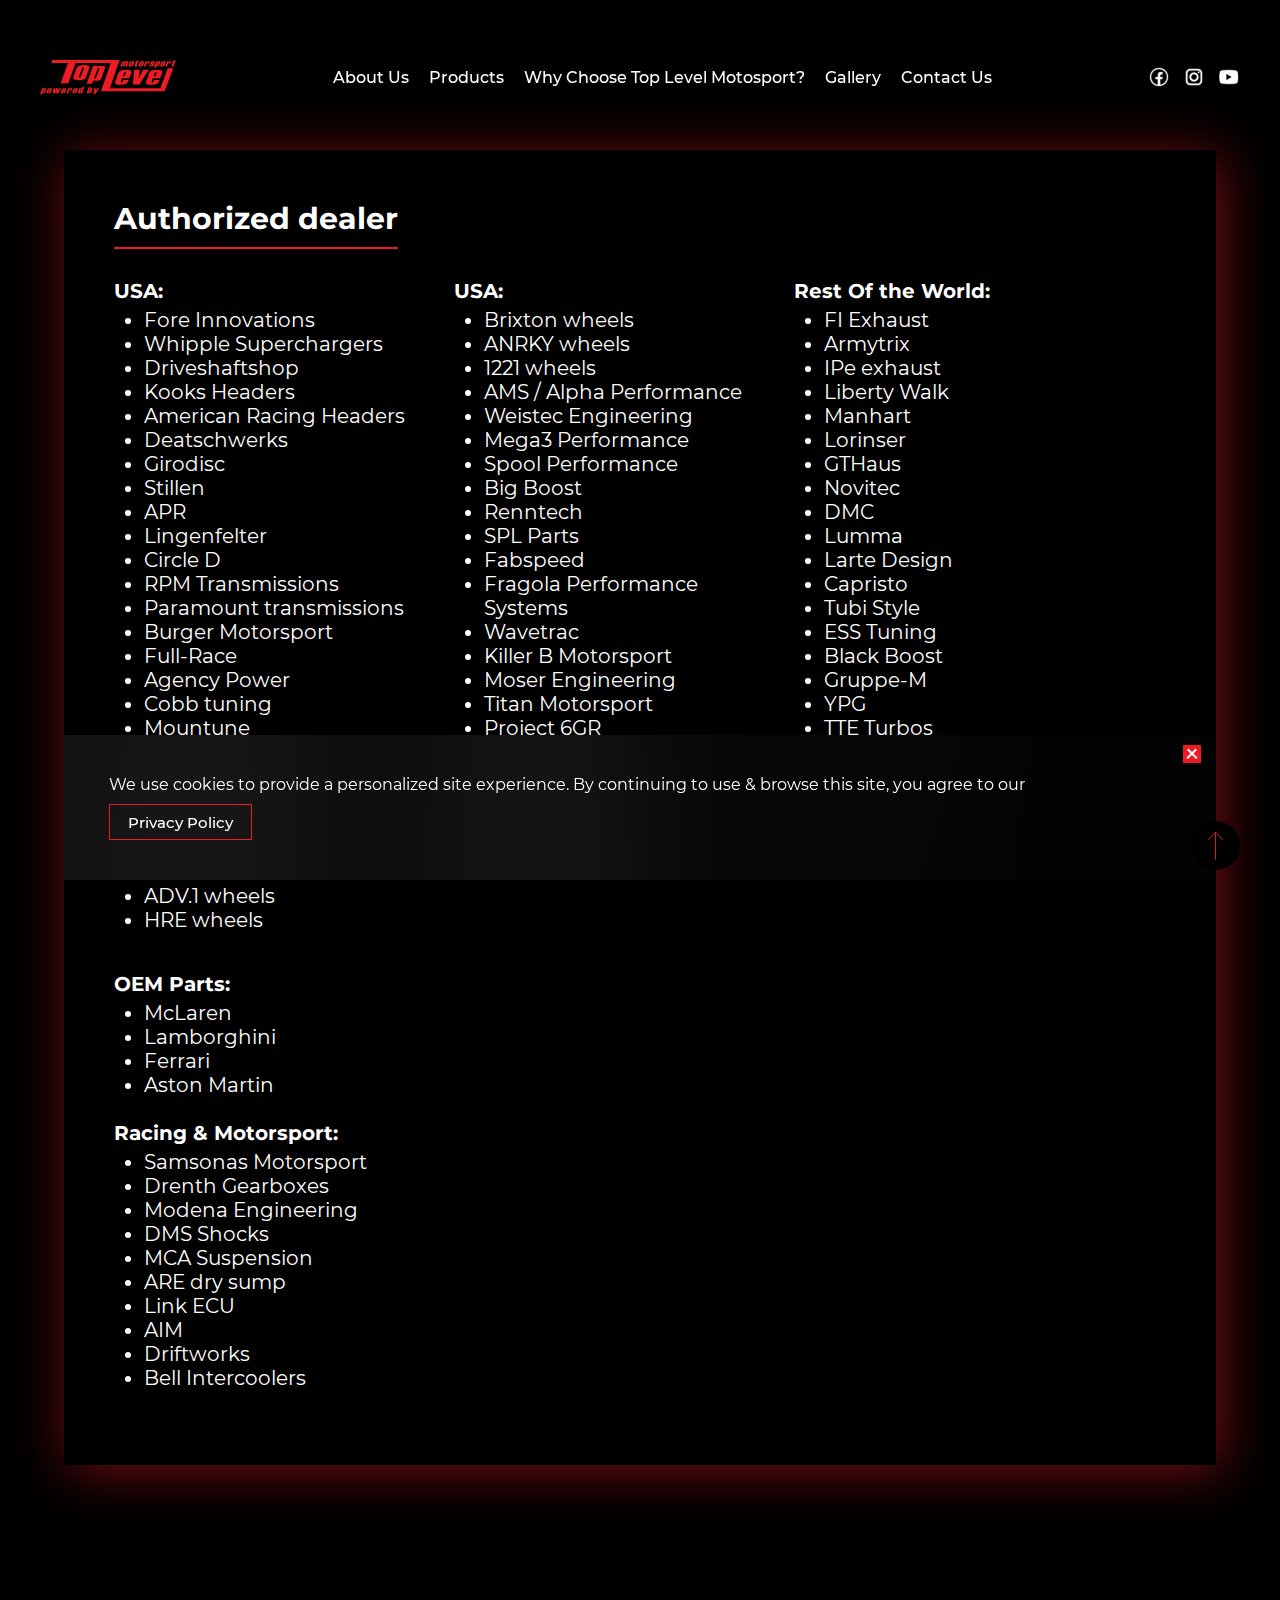
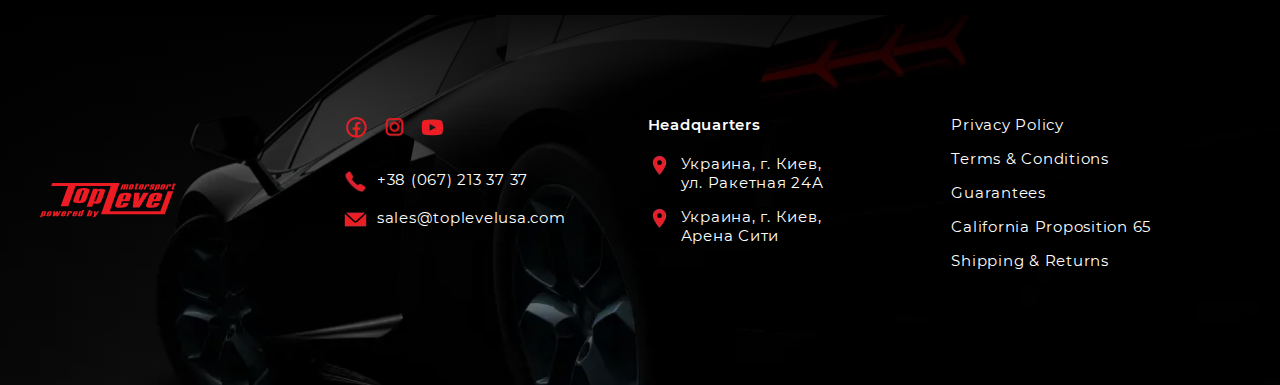
<file: pages/dealers.html>
<!DOCTYPE html>
<html lang="en">

<head>
    <meta charset="UTF-8">
    <meta http-equiv="X-UA-Compatible" content="IE=edge">
    <meta name="viewport" content="width=device-width, initial-scale=1.0">

    <link rel="stylesheet" href="../styles/main.css">

    <script src="../library/jquery-3.6.0.min.js" defer></script>
    <script src="../library/lazyload.min.js" defer></script>
    <script src="../scripts/main.js" defer></script>

    <title>Dealers</title>

    <link rel="icon" href="../images/icons/favicon/cropped-topfav-32x32.png" sizes="32x32">
    <link rel="icon" href="../images/icons/favicon/cropped-topfav-192x192.png" sizes="192x192">
    <link rel="apple-touch-icon" href="../images/icons/favicon/cropped-topfav-180x180.png">
    <meta name="msapplication-TileImage" content="../images/icons/favicon/cropped-topfav-270x270.png">
<!-- Meta Pixel Code -->
<script>
  !function(f,b,e,v,n,t,s)
  {if(f.fbq)return;n=f.fbq=function(){n.callMethod?
  n.callMethod.apply(n,arguments):n.queue.push(arguments)};
  if(!f._fbq)f._fbq=n;n.push=n;n.loaded=!0;n.version='2.0';
  n.queue=[];t=b.createElement(e);t.async=!0;
  t.src=v;s=b.getElementsByTagName(e)[0];
  s.parentNode.insertBefore(t,s)}(window, document,'script',
  'https://connect.facebook.net/en_US/fbevents.js');
  fbq('init', '561022338678126');
  fbq('track', 'PageView');
</script>
<noscript><img height="1" width="1" style="display:none"
  src="https://www.facebook.com/tr?id=561022338678126&ev=PageView&noscript=1"
/></noscript>
<!-- End Meta Pixel Code -->
</head>

<body>
    <!-- header -->
    <div class="wrap-header">

        <header class="container">
            <a href="../">
                <img class="logo" src="../images/logo.svg" alt="TopLevel">
            </a>
            <nav>
                <a href="../#about-us">About Us</a>
                <a href="../#products">Products</a>
                <a href="../#why-choose-tlm">Why Choose Top Level Motosport?</a>
                <a href="../#video-gallery">Gallery</a>
                <a href="#footer">Contact Us</a>
            </nav>
            <div class="social">
                <a href="https://www.facebook.com/toplevelmotorsport/" target="_blank" rel="nofollow">
                    <img src="../images/social/Facebook.svg" alt="Fb">
                </a>
                <a href="https://www.instagram.com/toplevelmotorsport/" target="_blank" rel="nofollow">
                    <img src="../images/social/Instagram.svg" alt="Inst">
                </a>
                <a href="https://www.youtube.com/channel/UCm-yhsFn0Vdtiple5sNcXTQ" target="_blank" rel="nofollow">
                    <img src="../images/social/YouTube.svg" alt="YouTube">
                </a>
            </div>
        </header>


        <div class="mobile">
            <a href="../">
                <img class="logo" src="../images/logo.svg" alt="TopLevel">
            </a>

            <div class="burger ">
                <div class="burger__line"></div>
                <div class="burger__line"></div>
                <div class="burger__line"></div>
            </div>

            <header>
                <a href="../">
                    <img class="logo" src="../images/logo.svg" alt="TopLevel">
                </a>

                <nav>
                    <a href="../#about-us">About Us</a>
                    <a href="../#products">Products</a>
                    <a href="../#why-choose-tlm">Why Choose Top Level Motosport?</a>
                    <a href="../#video-gallery">Gallery</a>
                    <a href="#footer">Contact Us</a>
                </nav>
                <div class="social">
                    <a href="https://www.facebook.com/toplevelmotorsport/" target="_blank" rel="nofollow">
                        <img src="../images/social/Facebook.svg" alt="Fb">
                    </a>
                    <a href="https://www.instagram.com/toplevelmotorsport/" target="_blank" rel="nofollow">
                        <img src="../images/social/Instagram.svg" alt="Inst">
                    </a>
                    <a href="https://www.youtube.com/channel/UCm-yhsFn0Vdtiple5sNcXTQ" target="_blank" rel="nofollow">
                        <img src="../images/social/YouTube.svg" alt="YouTube">
                    </a>
                </div>
            </header>
        </div>
    </div>
    <!-- header -->

    <div class="default-page">

        <h2>Authorized dealer</h2>

        <div class="list">
            <div class="list-item">
                <h4>USA:</h4>
                <ul>
                    <li>Fore Innovations </li>
                    <li>Whipple Superchargers </li>
                    <li>Driveshaftshop </li>
                    <li>Kooks Headers</li>
                    <li>American Racing Headers</li>
                    <li>Deatschwerks</li>
                    <li>Girodisc</li>
                    <li>Stillen</li>
                    <li>APR </li>
                    <li>Lingenfelter</li>
                    <li>Circle D</li>
                    <li>RPM Transmissions</li>
                    <li>Paramount transmissions</li>
                    <li>Burger Motorsport</li>
                    <li>Full-Race</li>
                    <li>Agency Power </li>
                    <li>Cobb tuning </li>
                    <li>Mountune</li>
                    <li>Airlift Performance</li>
                    <li>Stoptech </li>
                    <li>Pure Turbos</li>
                    <li>Vorsteiner </li>
                    <li>Velos Wheels</li>
                    <li>Strasse wheels</li>
                    <li>ADV.1 wheels </li>
                    <li>HRE wheels</li>
                </ul>
            </div>
            <div class="list-item">
                <h4>USA:</h4>
                <ul>
                    <li>Brixton wheels </li>
                    <li>ANRKY wheels </li>
                    <li>1221 wheels</li>
                    <li>AMS / Alpha Performance </li>
                    <li>Weistec Engineering</li>
                    <li>Mega3 Performance</li>
                    <li>Spool Performance </li>
                    <li>Big Boost </li>
                    <li>Renntech</li>
                    <li>SPL Parts</li>
                    <li>Fabspeed</li>
                    <li>Fragola Performance Systems</li>
                    <li>Wavetrac</li>
                    <li>Killer B Motorsport</li>
                    <li>Moser Engineering</li>
                    <li>Titan Motorsport</li>
                    <li>Project 6GR</li>
                    <li>ShepTrans</li>
                    <li>VR Forged</li>
                    <li>VR Tuned</li>
                    <li>VR Aero</li>
                    <li>VR Bespoke</li>
                    <li>VR Performance</li>
                </ul>
            </div>
            <div class="list-item">
                <h4>Rest Of the World:</h4>
                <ul>
                    <li>FI Exhaust</li>
                    <li>Armytrix </li>
                    <li>IPe exhaust </li>
                    <li>Liberty Walk </li>
                    <li>Manhart</li>
                    <li>Lorinser</li>
                    <li>GTHaus</li>
                    <li>Novitec </li>
                    <li>DMC </li>
                    <li>Lumma</li>
                    <li>Larte Design </li>
                    <li>Capristo </li>
                    <li>Tubi Style </li>
                    <li>ESS Tuning</li>
                    <li>Black Boost </li>
                    <li>Gruppe-M</li>
                    <li>YPG</li>
                    <li>TTE Turbos</li>
                    <li>Harrop </li>
                    <li>Aquamist </li>
                </ul>
            </div>
            <div class="list-item">
                <h4>OEM Parts: </h4>
                <ul>
                    <li>McLaren</li>
                    <li>Lamborghini</li>
                    <li>Ferrari</li>
                    <li>Aston Martin</li>
                </ul>

                <br>

                <h4>Racing & Motorsport:</h4>

                <ul>
                    <li>Samsonas Motorsport</li>
                    <li>Drenth Gearboxes</li>
                    <li>Modena Engineering</li>
                    <li>DMS Shocks</li>
                    <li>MCA Suspension</li>
                    <li>ARE dry sump</li>
                    <li>Link ECU</li>
                    <li>AIM</li>
                    <li>Driftworks</li>
                    <li>Bell Intercoolers</li>
                </ul>
            </div>
        </div>
    </div>

    <footer id="footer">
        <div class="container">
            <div class="footer-items">
                <div class="logo">
                    <a href="../">
                        <img src="../images/logo.svg" alt="TopLevel">
                    </a>
                </div>

                <div class="feedback">
                    <div class="social">
                        <a href="https://www.facebook.com/toplevelmotorsport/" target="_blank" rel="nofollow">
                            <img src="../images/social/red-Facebook.webp" alt="facebook">
                        </a>
                        <a href="https://www.instagram.com/toplevelmotorsport/" target="_blank" rel="nofollow">
                            <img src="../images/social/red-Instagram.webp" alt="Instagram">
                        </a>
                        <a href="https://www.youtube.com/channel/UCm-yhsFn0Vdtiple5sNcXTQ" target="_blank"
                            rel="nofollow">
                            <img src="../images/social/red-YouTube.webp" alt="YouTube">
                        </a>
                    </div>

                    <div class="contacts">
                        <div class="contacts__item">
                            <img src="../images/icons/Phone.webp" alt="Phone">
                            <a href="tel:+380672133737">+38 (067) 213 37 37</a>
                        </div>

                        <div class="contacts__item">
                            <img src="../images/icons/Mail.webp" alt="Mail">
                            <a href="mailto:sales@toplevelusa.com">sales@toplevelusa.com</a>
                        </div>
                    </div>
                </div>

                <div class="anchor-top">
                    <a href="#"></a>
                </div>

                <div class="contacts">
                    <h4>Headquarters</h4>

                    <div class="contacts__item">
                        <img src="../images/icons/Location.webp" alt="L">
                        <p>Украина, г. Киев,<br> ул. Ракетная 24А</p>
                    </div>

                    <div class="contacts__item">
                        <img src="../images/icons/Location.webp" alt="L">
                        <p>Украина, г. Киев, <br> Арена Сити</p>
                    </div>
                </div>

                <div class="usefull-links">
                    <a href="./privacy.html" target="_blank">Privacy Policy</a>
                    <a href="./terms.html" target="_blank">Terms & Conditions</a>
                    <a href="./guarantees.html" target="_blank">Guarantees</a>
                    <button data-modal="california">California Proposition 65</button>
                    <a href="./shipping.html" target="_blank">Shipping & Returns</a>
                </div>
            </div>
        </div>
    </footer>

    <div class="anchor-top anchor-fixed">
        <a href="#"></a>
    </div>

    <div class="cookies">
        <div class="close">
            <span></span>
            <span></span>
        </div>

        <p>We use cookies to provide a personalized site experience. By continuing to use & browse this site, you agree
            to our</p>

        <a href="./privacy.html" class="btn">Privacy Policy</a>
    </div>

    <div class="modal california">
        <div class="modal-content">
            <div class="close">
                <span></span>
                <span></span>
            </div>

            <h2>ABOUT CALIFORNIA PROPOSITION 65</h2>

            <p>California&rsquo;s Proposition 65 entitles California consumers to special warnings for products that
                contain
                chemicals known to the state of California to cause cancer and birth defects or other reproductive harm
                if
                those products expose consumers to such chemicals above certain threshold levels. Top Level Motorsport
                cares
                about our customer&rsquo;s safety and hope that the information below helps with your buying decisions.
            </p>

            <p>We are providing the following warning for products linked to this page:

                <br>
                <b>WARNING:</b> This product can expose you to chemicals known to the State of California to cause
                cancer and birth defects or other reproductive harm.
            </p>
        </div>
    </div>
</body>

</html>
</file>
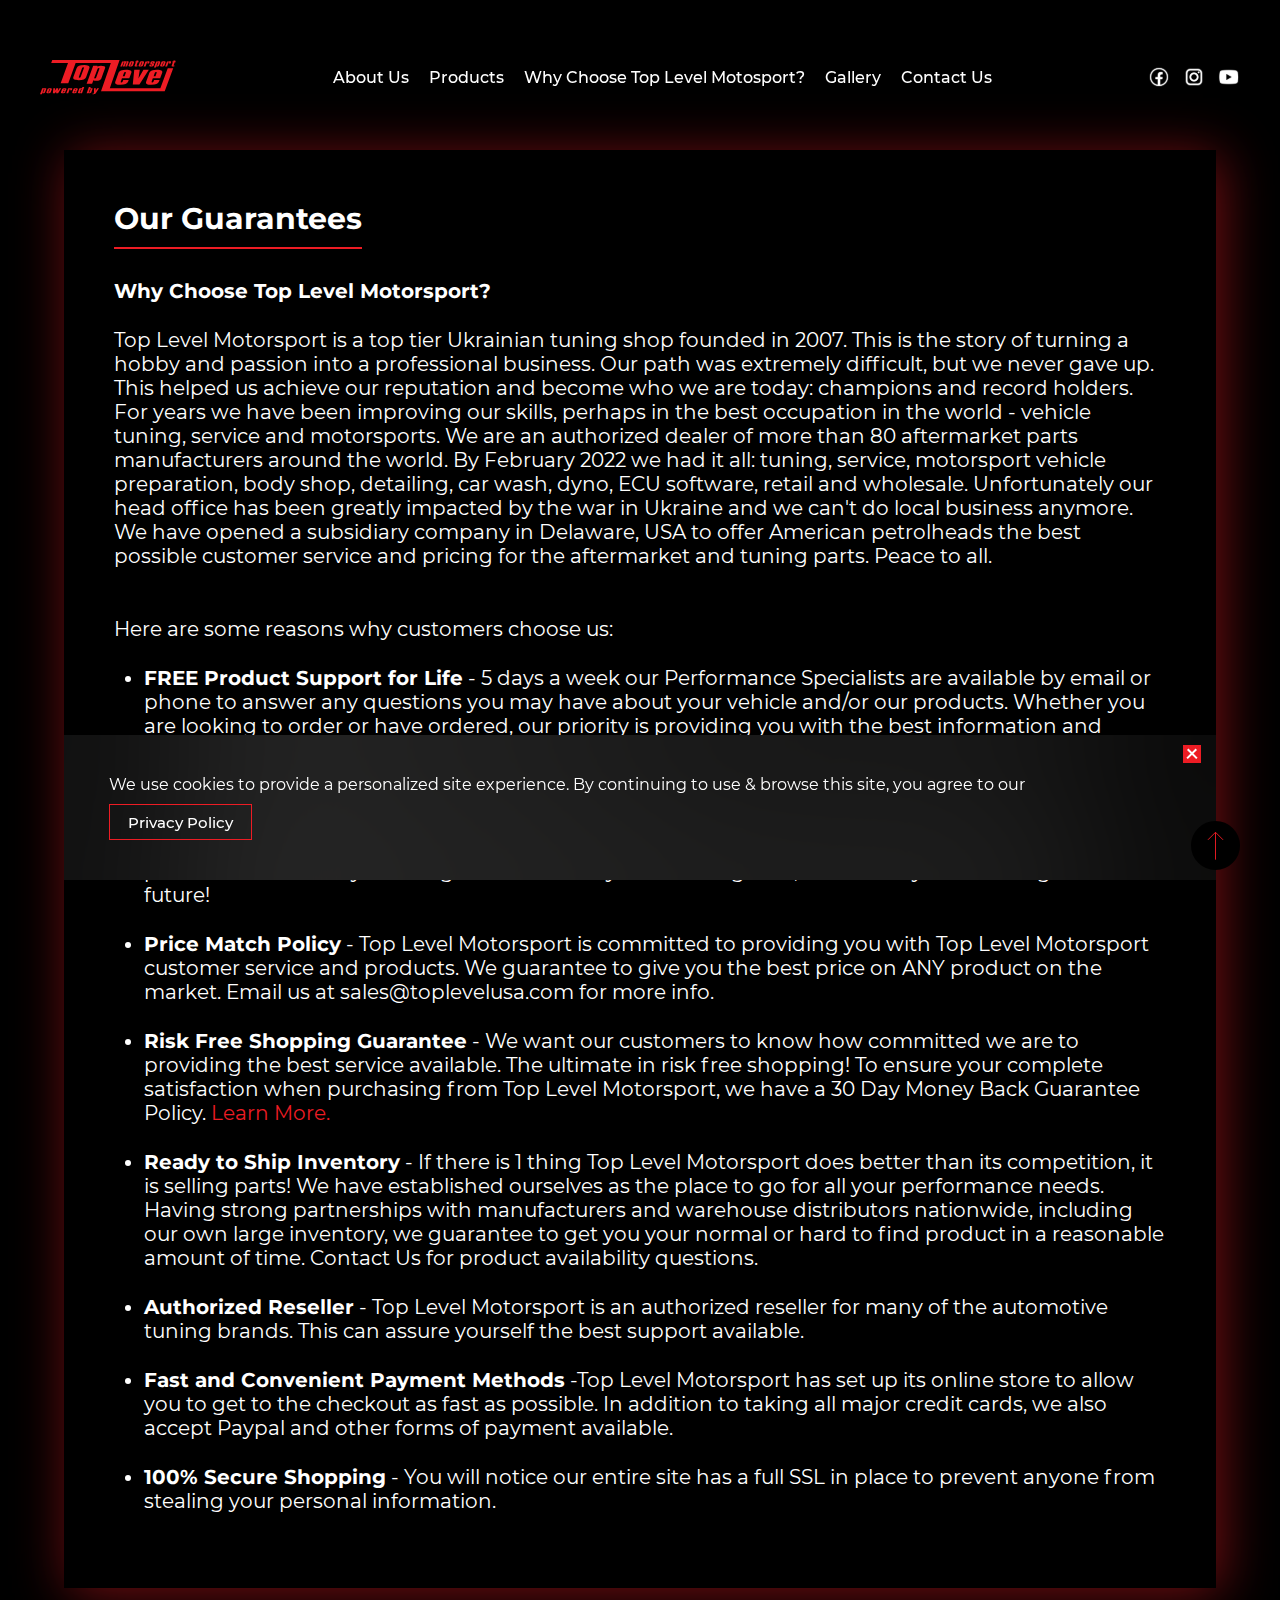
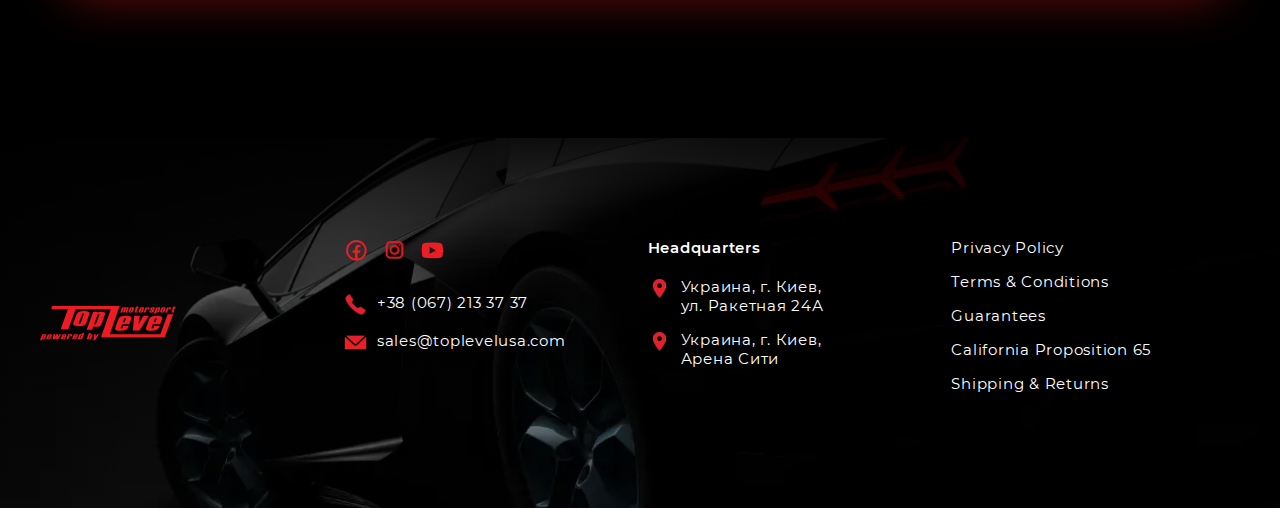
<file: pages/guarantees.html>
<!DOCTYPE html>
<html lang="en">

<head>
    <meta charset="UTF-8">
    <meta http-equiv="X-UA-Compatible" content="IE=edge">
    <meta name="viewport" content="width=device-width, initial-scale=1.0">

    <link rel="stylesheet" href="../styles/main.css">

    <script src="../library/jquery-3.6.0.min.js" defer></script>
    <script src="../library/lazyload.min.js" defer></script>
    <script src="../scripts/main.js" defer></script>

    <title>Our Guarantees</title>
<link rel="icon" href="../images/icons/favicon/cropped-topfav-32x32.png" sizes="32x32">
    <link rel="icon" href="../images/icons/favicon/cropped-topfav-192x192.png" sizes="192x192">
    <link rel="apple-touch-icon" href="../images/icons/favicon/cropped-topfav-180x180.png">
    <meta name="msapplication-TileImage" content="../images/icons/favicon/cropped-topfav-270x270.png">
<!-- Meta Pixel Code -->
<script>
  !function(f,b,e,v,n,t,s)
  {if(f.fbq)return;n=f.fbq=function(){n.callMethod?
  n.callMethod.apply(n,arguments):n.queue.push(arguments)};
  if(!f._fbq)f._fbq=n;n.push=n;n.loaded=!0;n.version='2.0';
  n.queue=[];t=b.createElement(e);t.async=!0;
  t.src=v;s=b.getElementsByTagName(e)[0];
  s.parentNode.insertBefore(t,s)}(window, document,'script',
  'https://connect.facebook.net/en_US/fbevents.js');
  fbq('init', '561022338678126');
  fbq('track', 'PageView');
</script>
<noscript><img height="1" width="1" style="display:none"
  src="https://www.facebook.com/tr?id=561022338678126&ev=PageView&noscript=1"
/></noscript>
<!-- End Meta Pixel Code -->
</head>

<body>
    <!-- header -->
    <div class="wrap-header">

        <header class="container">
            <a href="../">
                <img class="logo" src="../images/logo.svg" alt="TopLevel">
            </a>
            <nav>
                <a href="../#about-us">About Us</a>
                <a href="../#products">Products</a>
                <a href="../#why-choose-tlm">Why Choose Top Level Motosport?</a>
                <a href="../#video-gallery">Gallery</a>
                <a href="#footer">Contact Us</a>
            </nav>
            <div class="social">
                <a href="https://www.facebook.com/toplevelmotorsport/" target="_blank" rel="nofollow">
                    <img src="../images/social/Facebook.svg" alt="Fb">
                </a>
                <a href="https://www.instagram.com/toplevelmotorsport/" target="_blank" rel="nofollow">
                    <img src="../images/social/Instagram.svg" alt="Inst">
                </a>
                <a href="https://www.youtube.com/channel/UCm-yhsFn0Vdtiple5sNcXTQ" target="_blank" rel="nofollow">
                    <img src="../images/social/YouTube.svg" alt="YouTube">
                </a>
            </div>
        </header>


        <div class="mobile">
            <a href="../">
                <img class="logo" src="../images/logo.svg" alt="TopLevel">
            </a>

            <div class="burger ">
                <div class="burger__line"></div>
                <div class="burger__line"></div>
                <div class="burger__line"></div>
            </div>

            <header>
                <a href="../">
                    <img class="logo" src="../images/logo.svg" alt="TopLevel">
                </a>

                <nav>
                    <a href="../#about-us">About Us</a>
                    <a href="../#products">Products</a>
                    <a href="../#why-choose-tlm">Why Choose Top Level Motosport?</a>
                    <a href="../#video-gallery">Gallery</a>
                    <a href="#footer">Contact Us</a>
                </nav>
                <div class="social">
                    <a href="https://www.facebook.com/toplevelmotorsport/" target="_blank" rel="nofollow">
                        <img src="../images/social/Facebook.svg" alt="Fb">
                    </a>
                    <a href="https://www.instagram.com/toplevelmotorsport/" target="_blank" rel="nofollow">
                        <img src="../images/social/Instagram.svg" alt="Inst">
                    </a>
                    <a href="https://www.youtube.com/channel/UCm-yhsFn0Vdtiple5sNcXTQ" target="_blank" rel="nofollow">
                        <img src="../images/social/YouTube.svg" alt="YouTube">
                    </a>
                </div>
            </header>
        </div>
    </div>
    <!-- header -->

    <div class="default-page">

        <h2>Our Guarantees</h2>

        <p class="paragraph"> <b>Why Choose Top Level Motorsport?</b>
        </p>
        <p class="paragraph">
            Top Level Motorsport is a top tier Ukrainian tuning shop founded in 2007. This is the story of turning a
            hobby and passion into a professional business. Our path was extremely difficult, but we never gave up. This
            helped us achieve our reputation and become who we are today: champions and record holders. For years we
            have been improving our skills, perhaps in the best occupation in the world - vehicle tuning, service and
            motorsports. We are an authorized dealer of more than 80 aftermarket parts manufacturers around the world.
            By February 2022 we had it all: tuning, service, motorsport vehicle preparation, body shop, detailing, car
            wash, dyno, ECU software, retail and wholesale. Unfortunately our head office has been greatly impacted by
            the war in Ukraine and we can't do local business anymore. We have opened a subsidiary company in Delaware,
            USA to offer American petrolheads the best possible customer service and pricing for the aftermarket and
            tuning parts. Peace to all.
        </p><br>

        <p class="paragraph">Here are some reasons why customers choose us:</p>
        <div class="paragraph">
            <ul>
                <li class="paragraph">
                    <b>FREE Product Support for Life</b> - 5 days a week our Performance Specialists are available by
                    email or
                    phone to
                    answer any questions you may have about your vehicle and/or our products. Whether you are looking to
                    order
                    or have ordered, our priority is providing you with the best information and customer support for
                    your
                    automotive needs.
                </li>
                <li class="paragraph"> <b>FREE Project Analysis</b> - Are you building the perfect show vehicle,
                    ultimate race car, or
                    even a
                    street
                    machine? Top Level Motorsport`s knowledgeable and expert Performance Specialists will help layout
                    your
                    project part by part. Tell us what you want to accomplish and we will put together the best possible
                    solution for you. Our goal is not what you are doing now, but where you want to go in the future!
                </li>
                <li class="paragraph"> <b>Price Match Policy</b> - Top Level Motorsport is committed to providing you
                    with Top Level
                    Motorsport
                    customer
                    service and products. We guarantee to give you the best price on ANY product on the market. Email us
                    at
                    sales@toplevelusa.com for more info.</li>
                <li class="paragraph"> <b>Risk Free Shopping Guarantee</b> - We want our customers to know how committed
                    we are to
                    providing the
                    best
                    service available. The ultimate in risk free shopping! To ensure your complete satisfaction when
                    purchasing
                    from Top Level Motorsport, we have a 30 Day Money Back Guarantee Policy. <a href="./risk.html">
                        Learn More.</a></li>
                <li class="paragraph"> <b>Ready to Ship Inventory</b> - If there is 1 thing Top Level Motorsport does
                    better than its
                    competition,
                    it is
                    selling parts! We have established ourselves as the place to go for all your performance needs.
                    Having
                    strong partnerships with manufacturers and warehouse distributors nationwide, including our own
                    large
                    inventory, we guarantee to get you your normal or hard to find product in a reasonable amount of
                    time.
                    Contact Us for product availability questions.</li>
                <li class="paragraph"> <b>Authorized Reseller</b> - Top Level Motorsport is an authorized reseller for
                    many of the
                    automotive
                    tuning
                    brands. This can assure yourself the best support available.</li>
                <li class="paragraph"> <b>Fast and Convenient Payment Methods</b> -Top Level Motorsport has set up its
                    online store to
                    allow you
                    to get to
                    the checkout as fast as possible. In addition to taking all major credit cards, we also accept
                    Paypal and
                    other forms of payment available.</li>
                <li class="paragraph"><b>100% Secure Shopping</b> - You will notice our entire site has a full SSL in
                    place to prevent
                    anyone
                    from
                    stealing your personal information.</li>
            </ul>
        </div>
    </div>

    <footer id="footer">
        <div class="container">
            <div class="footer-items">
                <div class="logo">
                    <a href="../">
                        <img src="../images/logo.svg" alt="TopLevel">
                    </a>
                </div>

                <div class="feedback">
                    <div class="social">
                        <a href="https://www.facebook.com/toplevelmotorsport/" target="_blank" rel="nofollow">
                            <img src="../images/social/red-Facebook.webp" alt="facebook">
                        </a>
                        <a href="https://www.instagram.com/toplevelmotorsport/" target="_blank" rel="nofollow">
                            <img src="../images/social/red-Instagram.webp" alt="Instagram">
                        </a>
                        <a href="https://www.youtube.com/channel/UCm-yhsFn0Vdtiple5sNcXTQ" target="_blank" rel="nofollow">
                            <img src="../images/social/red-YouTube.webp" alt="YouTube">
                        </a>
                    </div>

                    <div class="contacts">
                        <div class="contacts__item">
                            <img src="../images/icons/Phone.webp" alt="Phone">
                            <a href="tel:+380672133737">+38 (067) 213 37 37</a>
                        </div>

                        <div class="contacts__item">
                            <img src="../images/icons/Mail.webp" alt="Mail">
                            <a href="mailto:sales@toplevelusa.com">sales@toplevelusa.com</a>
                        </div>
                    </div>
                </div>

                <div class="anchor-top">
                    <a href="#"></a>
                </div>

                <div class="contacts">
                    <h4>Headquarters</h4>

                    <div class="contacts__item">
                        <img src="../images/icons/Location.webp" alt="L">
                        <p>Украина, г. Киев,<br> ул. Ракетная 24А</p>
                    </div>

                    <div class="contacts__item">
                        <img src="../images/icons/Location.webp" alt="L">
                        <p>Украина, г. Киев, <br> Арена Сити</p>
                    </div>
                </div>

                <div class="usefull-links">
                    <a href="./privacy.html" target="_blank">Privacy Policy</a>
                    <a href="./terms.html" target="_blank">Terms & Conditions</a>
                    <a href="./guarantees.html" target="_blank">Guarantees</a>
                    <button data-modal="california">California Proposition 65</button>
                    <a href="./shipping.html" target="_blank">Shipping & Returns</a>
                </div>
            </div>
        </div>
    </footer>

    <div class="anchor-top anchor-fixed">
        <a href="#"></a>
    </div>
    
    <div class="cookies">
        <div class="close">
            <span></span>
            <span></span>
        </div>

        <p>We use cookies to provide a personalized site experience. By continuing to use & browse this site, you agree
            to our</p>

        <a href="./privacy.html" class="btn">Privacy Policy</a>
    </div>

    <div class="modal california">
        <div class="modal-content">
            <div class="close">
                <span></span>
                <span></span>
            </div>

            <h2>ABOUT CALIFORNIA PROPOSITION 65</h2>

            <p>California&rsquo;s Proposition 65 entitles California consumers to special warnings for products that
                contain
                chemicals known to the state of California to cause cancer and birth defects or other reproductive harm
                if
                those products expose consumers to such chemicals above certain threshold levels. Top Level Motorsport
                cares
                about our customer&rsquo;s safety and hope that the information below helps with your buying decisions.
            </p>

            <p>We are providing the following warning for products linked to this page:

                <br>
                <b>WARNING:</b> This product can expose you to chemicals known to the State of California to cause
                cancer and birth defects or other reproductive harm.
            </p>

            <p>For more information visit <a href="www.P65warnings.ca.gov" target="_blank">www.P65warnings.ca.gov</a>.
            </p>
        </div>
    </div>
</body>

</html>
</file>
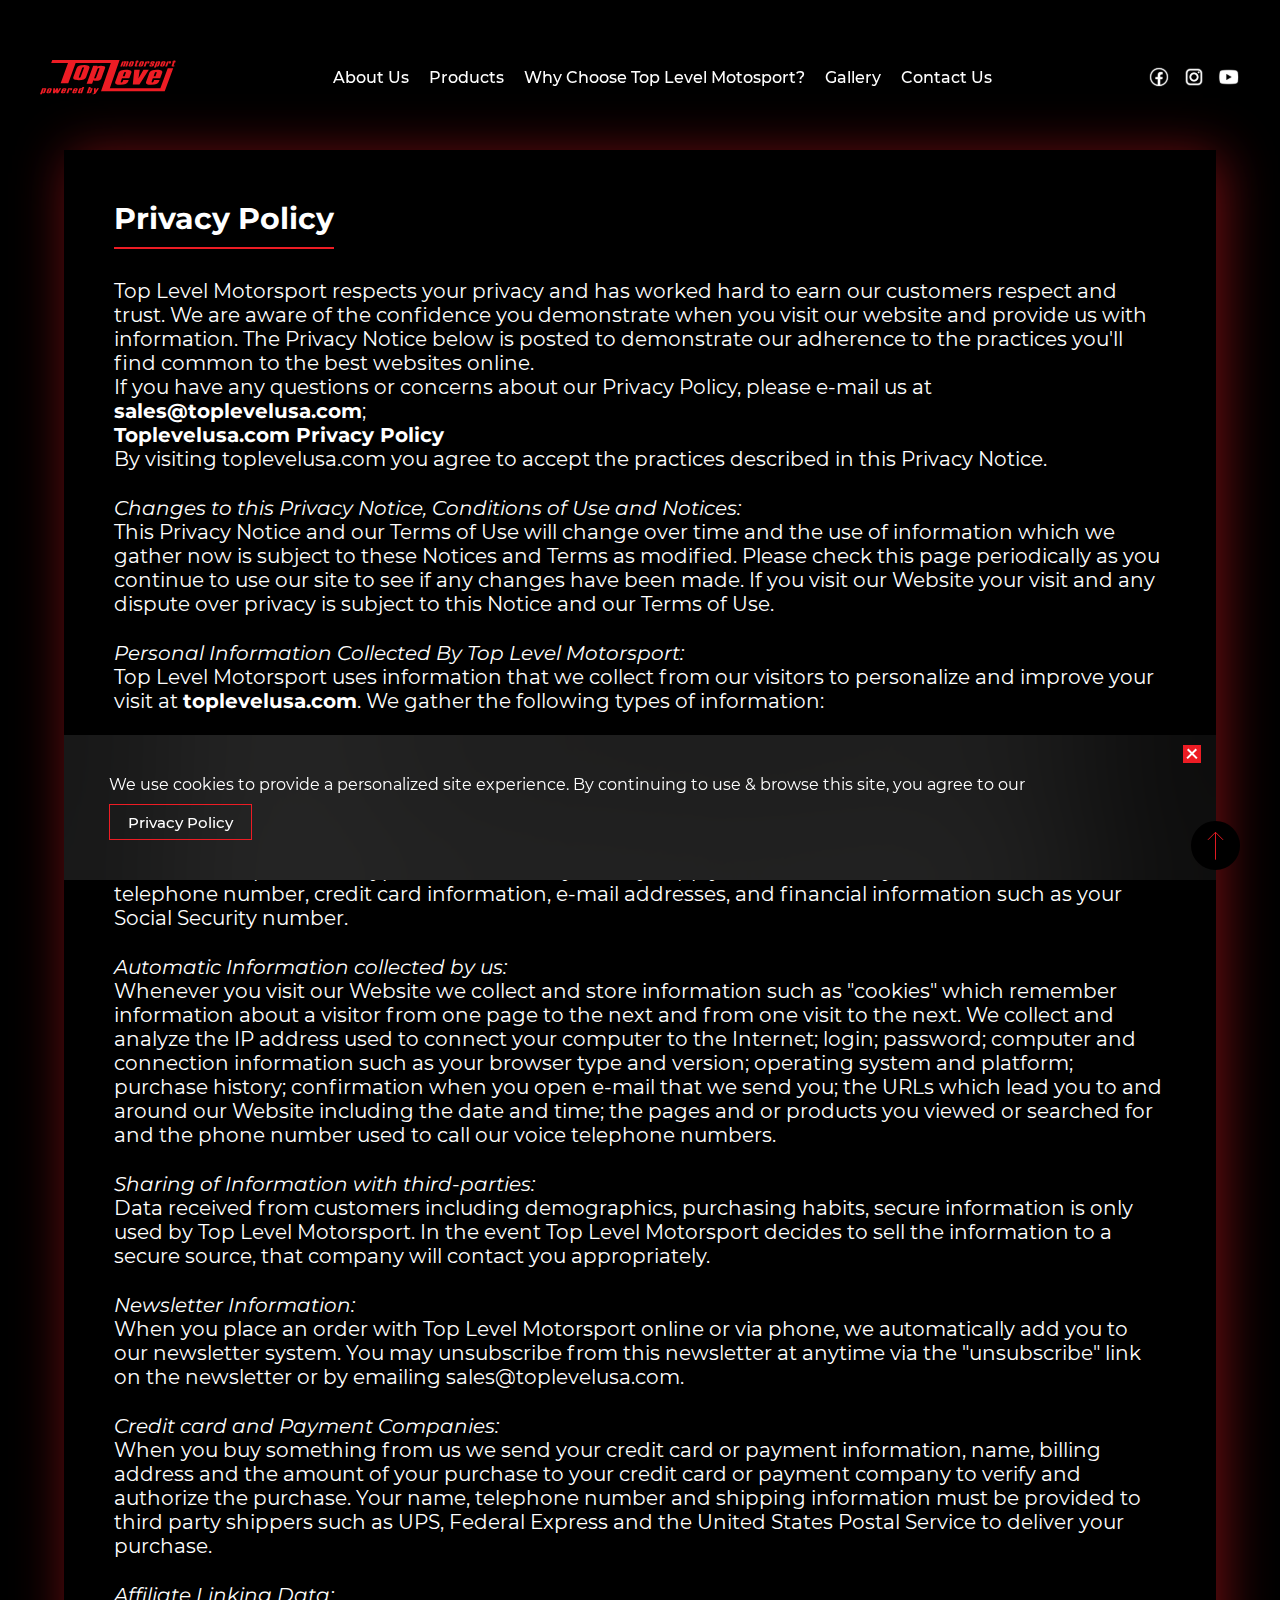
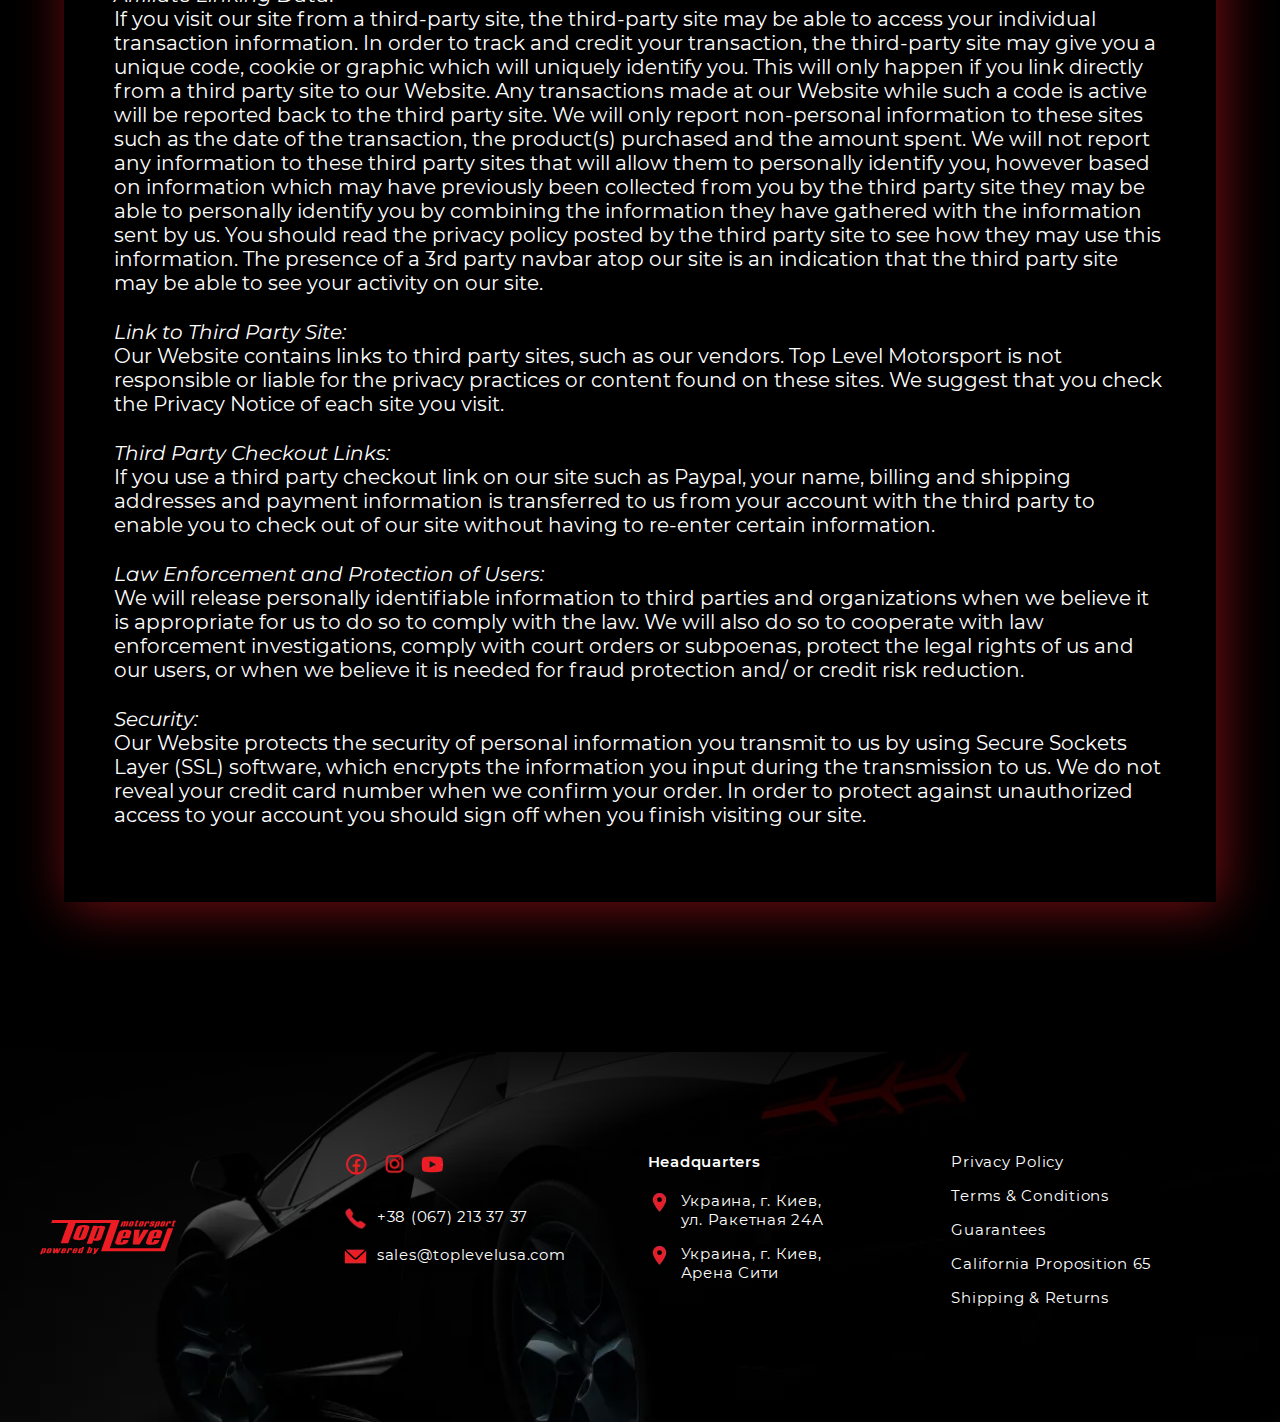
<file: pages/privacy.html>
<!DOCTYPE html>
<html lang="en">

<head>
    <meta charset="UTF-8">
    <meta http-equiv="X-UA-Compatible" content="IE=edge">
    <meta name="viewport" content="width=device-width, initial-scale=1.0">

    <link rel="stylesheet" href="../styles/main.css">

    <script src="../library/jquery-3.6.0.min.js" defer></script>
    <script src="../library/lazyload.min.js" defer></script>
    <script src="../scripts/main.js" defer></script>

    <title>Privacy Policy</title>
    <link rel="icon" href="../images/icons/favicon/cropped-topfav-32x32.png" sizes="32x32">
    <link rel="icon" href="../images/icons/favicon/cropped-topfav-192x192.png" sizes="192x192">
    <link rel="apple-touch-icon" href="../images/icons/favicon/cropped-topfav-180x180.png">
    <meta name="msapplication-TileImage" content="../images/icons/favicon/cropped-topfav-270x270.png">
<!-- Meta Pixel Code -->
<script>
  !function(f,b,e,v,n,t,s)
  {if(f.fbq)return;n=f.fbq=function(){n.callMethod?
  n.callMethod.apply(n,arguments):n.queue.push(arguments)};
  if(!f._fbq)f._fbq=n;n.push=n;n.loaded=!0;n.version='2.0';
  n.queue=[];t=b.createElement(e);t.async=!0;
  t.src=v;s=b.getElementsByTagName(e)[0];
  s.parentNode.insertBefore(t,s)}(window, document,'script',
  'https://connect.facebook.net/en_US/fbevents.js');
  fbq('init', '561022338678126');
  fbq('track', 'PageView');
</script>
<noscript><img height="1" width="1" style="display:none"
  src="https://www.facebook.com/tr?id=561022338678126&ev=PageView&noscript=1"
/></noscript>
<!-- End Meta Pixel Code -->
</head>

<body>
    <!-- header -->
    <div class="wrap-header">

        <header class="container">
            <a href="../">
                <img class="logo" src="../images/logo.svg" alt="TopLevel">
            </a>
            <nav>
                <a href="../#about-us">About Us</a>
                <a href="../#products">Products</a>
                <a href="../#why-choose-tlm">Why Choose Top Level Motosport?</a>
                <a href="../#video-gallery">Gallery</a>
                <a href="#footer">Contact Us</a>
            </nav>
            <div class="social">
                <a href="https://www.facebook.com/toplevelmotorsport/" target="_blank" rel="nofollow">
                    <img src="../images/social/Facebook.svg" alt="Fb">
                </a>
                <a href="https://www.instagram.com/toplevelmotorsport/" target="_blank" rel="nofollow">
                    <img src="../images/social/Instagram.svg" alt="Inst">
                </a>
                <a href="https://www.youtube.com/channel/UCm-yhsFn0Vdtiple5sNcXTQ" target="_blank" rel="nofollow">
                    <img src="../images/social/YouTube.svg" alt="YouTube">
                </a>
            </div>
        </header>


        <div class="mobile">
            <a href="../">
                <img class="logo" src="../images/logo.svg" alt="TopLevel">
            </a>

            <div class="burger ">
                <div class="burger__line"></div>
                <div class="burger__line"></div>
                <div class="burger__line"></div>
            </div>

            <header>
                <a href="../">
                    <img class="logo" src="../images/logo.svg" alt="TopLevel">
                </a>

                <nav>
                    <a href="../#about-us">About Us</a>
                    <a href="../#products">Products</a>
                    <a href="../#why-choose-tlm">Why Choose Top Level Motosport?</a>
                    <a href="../#video-gallery">Gallery</a>
                    <a href="#footer">Contact Us</a>
                </nav>
                <div class="social">
                    <a href="https://www.facebook.com/toplevelmotorsport/" target="_blank" rel="nofollow">
                        <img src="../images/social/Facebook.svg" alt="Fb">
                    </a>
                    <a href="https://www.instagram.com/toplevelmotorsport/" target="_blank" rel="nofollow">
                        <img src="../images/social/Instagram.svg" alt="Inst">
                    </a>
                    <a href="https://www.youtube.com/channel/UCm-yhsFn0Vdtiple5sNcXTQ" target="_blank" rel="nofollow">
                        <img src="../images/social/YouTube.svg" alt="YouTube">
                    </a>
                </div>
            </header>
        </div>
    </div>
    <!-- header -->

    <div class="default-page">

        <h2>Privacy Policy</h2>

        <p class="paragraph">Top Level Motorsport respects your privacy and has worked hard to earn our customers
            respect and trust. We
            are aware of the confidence you demonstrate when you visit our website and provide us with information. The
            Privacy Notice below is posted to demonstrate our adherence to the practices you'll find common to the best
            websites online.
            <br>
            If you have any questions or concerns about our Privacy Policy, please e-mail us at <a class="white"
                href="mailto:sales@toplevelusa.com"><b> sales@toplevelusa.com</b></a>;
            <br>
            <a class="white" href="Toplevelusa.com" target="_blank"><b>Toplevelusa.com Privacy Policy</b></a>
            <br>
            By visiting toplevelusa.com you agree to accept the practices described in this Privacy Notice.
        </p>
        <p class="paragraph">
            <i>Changes to this Privacy Notice, Conditions of Use and Notices:</i>
            <br>
            This Privacy Notice and our Terms of Use will change over time and the use of information which we gather
            now is subject to these Notices and Terms as modified. Please check this page periodically as you continue
            to use our site to see if any changes have been made. If you visit our Website your visit and any dispute
            over privacy is subject to this Notice and our <a class="white" href="./terms.html"> Terms of Use</a>.
        </p>

        <p class="paragraph">
            <i>Personal Information Collected By Top Level Motorsport:</i>
            <br>
            Top Level Motorsport uses information that we collect from our visitors to personalize and improve your
            visit at <a class="white" href="toplevelusa.com"><b> toplevelusa.com</b></a>. We gather the following types
            of
            information:
        </p>
        <p class="paragraph">
            <i>Information you give us:</i>
            <br>
            Top Level Motorsport collects any information which you enter on our Website. This information is normally
            provided when you search, buy, participate in a contest, or on-line questionnaire, or when you communicate
            with any of our departments such as customer service, sales or technical services through our Website,
            telephone, e-mail or live chat. You also provide information when you establish an account with us. Examples
            of the type of information you may supply us with include your name, address, telephone number, credit card
            information, e-mail addresses, and financial information such as your Social Security number.
        </p>
        <p class="paragraph">
            <i>Automatic Information collected by us:</i>
            <br>
            Whenever you visit our Website we collect and store information such as "cookies" which remember information
            about a visitor from one page to the next and from one visit to the next. We collect and analyze the IP
            address used to connect your computer to the Internet; login; password; computer and connection information
            such as your browser type and version; operating system and platform; purchase history; confirmation when
            you open e-mail that we send you; the URLs which lead you to and around our Website including the date and
            time; the pages and or products you viewed or searched for and the phone number used to call our voice
            telephone numbers.
        </p>
        <p class="paragraph">
            <i>Sharing of Information with third-parties:</i>
            <br>
            Data received from customers including demographics, purchasing habits, secure information is only used by
            Top Level Motorsport. In the event Top Level Motorsport decides to sell the information to a secure source,
            that company will contact you appropriately.
        </p>
        <p class="paragraph">
            <i>
                Newsletter Information:</i>
            <br>
            When you place an order with Top Level Motorsport online or via phone, we automatically add you to our
            newsletter system. You may unsubscribe from this newsletter at anytime via the "unsubscribe" link on the
            newsletter or by emailing <a class="white" href="mailto:sales@toplevelusa.com">sales@toplevelusa.com</a>.
        </p>

        <p class="paragraph">
            <i>Credit card and Payment Companies:</i>
            <br>
            When you buy something from us we send your credit card or payment information, name, billing address and
            the amount of your purchase to your credit card or payment company to verify and authorize the purchase.
            Your name, telephone number and shipping information must be provided to third party shippers such as UPS,
            Federal Express and the United States Postal Service to deliver your purchase.
        </p>
        <p class="paragraph">
            <i>Affiliate Linking Data:</i>
            <br>
            If you visit our site from a third-party site, the third-party site may be able to access your individual
            transaction information. In order to track and credit your transaction, the third-party site may give you a
            unique code, cookie or graphic which will uniquely identify you. This will only happen if you link directly
            from a third party site to our Website. Any transactions made at our Website while such a code is active
            will be reported back to the third party site. We will only report non-personal information to these sites
            such as the date of the transaction, the product(s) purchased and the amount spent. We will not report any
            information to these third party sites that will allow them to personally identify you, however based on
            information which may have previously been collected from you by the third party site they may be able to
            personally identify you by combining the information they have gathered with the information sent by us. You
            should read the privacy policy posted by the third party site to see how they may use this information. The
            presence of a 3rd party navbar atop our site is an indication that the third party site may be able to see
            your activity on our site.
        </p>
        <p class="paragraph">
            <i>Link to Third Party Site:</i>
            <br>
            Our Website contains links to third party sites, such as our vendors. Top Level Motorsport is not
            responsible or liable for the privacy practices or content found on these sites. We suggest that you check
            the Privacy Notice of each site you visit.
        </p>
        <p class="paragraph">
            <i>Third Party Checkout Links:</i>
            <br>
            If you use a third party checkout link on our site such as Paypal, your name, billing and shipping addresses
            and payment information is transferred to us from your account with the third party to enable you to check
            out of our site without having to re-enter certain information.
        </p>
        <p class="paragraph">
            <i>Law Enforcement and Protection of Users:</i>
            <br>
            We will release personally identifiable information to third parties and organizations when we believe it is
            appropriate for us to do so to comply with the law. We will also do so to cooperate with law enforcement
            investigations, comply with court orders or subpoenas, protect the legal rights of us and our users, or when
            we believe it is needed for fraud protection and/ or credit risk reduction.
        </p>
        <p class="paragraph">
            <i>Security:</i>
            <br>
            Our Website protects the security of personal information you transmit to us by using Secure Sockets Layer
            (SSL) software, which encrypts the information you input during the transmission to us. We do not reveal
            your credit card number when we confirm your order. In order to protect against unauthorized access to your
            account you should sign off when you finish visiting our site.
        </p>
    </div>

    <footer id="footer">
        <div class="container">
            <div class="footer-items">
                <div class="logo">
                    <a href="../">
                        <img src="../images/logo.svg" alt="TopLevel">
                    </a>
                </div>

                <div class="feedback">
                    <div class="social">
                        <a href="https://www.facebook.com/toplevelmotorsport/" target="_blank" rel="nofollow">
                            <img src="../images/social/red-Facebook.webp" alt="facebook">
                        </a>
                        <a href="https://www.instagram.com/toplevelmotorsport/" target="_blank" rel="nofollow">
                            <img src="../images/social/red-Instagram.webp" alt="Instagram">
                        </a>
                        <a href="https://www.youtube.com/channel/UCm-yhsFn0Vdtiple5sNcXTQ" target="_blank"
                            rel="nofollow">
                            <img src="../images/social/red-YouTube.webp" alt="YouTube">
                        </a>
                    </div>

                    <div class="contacts">
                        <div class="contacts__item">
                            <img src="../images/icons/Phone.webp" alt="Phone">
                            <a href="tel:+380672133737">+38 (067) 213 37 37</a>
                        </div>

                        <div class="contacts__item">
                            <img src="../images/icons/Mail.webp" alt="Mail">
                            <a href="mailto:sales@toplevelusa.com">sales@toplevelusa.com</a>
                        </div>
                    </div>
                </div>

                <div class="anchor-top">
                    <a href="#"></a>
                </div>

                <div class="contacts">
                    <h4>Headquarters</h4>

                    <div class="contacts__item">
                        <img src="../images/icons/Location.webp" alt="L">
                        <p>Украина, г. Киев,<br> ул. Ракетная 24А</p>
                    </div>

                    <div class="contacts__item">
                        <img src="../images/icons/Location.webp" alt="L">
                        <p>Украина, г. Киев, <br> Арена Сити</p>
                    </div>
                </div>

                <div class="usefull-links">
                    <a href="./privacy.html" target="_blank">Privacy Policy</a>
                    <a href="./terms.html" target="_blank">Terms & Conditions</a>
                    <a href="./guarantees.html" target="_blank">Guarantees</a>
                    <button data-modal="california">California Proposition 65</button>
                    <a href="./shipping.html" target="_blank">Shipping & Returns</a>
                </div>
            </div>
        </div>
    </footer>

    <div class="anchor-top anchor-fixed">
        <a href="#"></a>
    </div>

    <div class="cookies">
        <div class="close">
            <span></span>
            <span></span>
        </div>

        <p>We use cookies to provide a personalized site experience. By continuing to use & browse this site, you agree
            to our</p>

        <a href="./privacy.html" class="btn">Privacy Policy</a>
    </div>

    <div class="modal california">
        <div class="modal-content">
            <div class="close">
                <span></span>
                <span></span>
            </div>

            <h2>ABOUT CALIFORNIA PROPOSITION 65</h2>

            <p>California&rsquo;s Proposition 65 entitles California consumers to special warnings for products that
                contain
                chemicals known to the state of California to cause cancer and birth defects or other reproductive harm
                if
                those products expose consumers to such chemicals above certain threshold levels. Top Level Motorsport
                cares
                about our customer&rsquo;s safety and hope that the information below helps with your buying decisions.
            </p>

            <p>We are providing the following warning for products linked to this page:

                <br>
                <b>WARNING:</b> This product can expose you to chemicals known to the State of California to cause
                cancer and birth defects or other reproductive harm.
            </p>

            <p>For more information visit <a href="www.P65warnings.ca.gov" target="_blank">www.P65warnings.ca.gov</a>.
            </p>
        </div>
    </div>
</body>

</html>
</file>
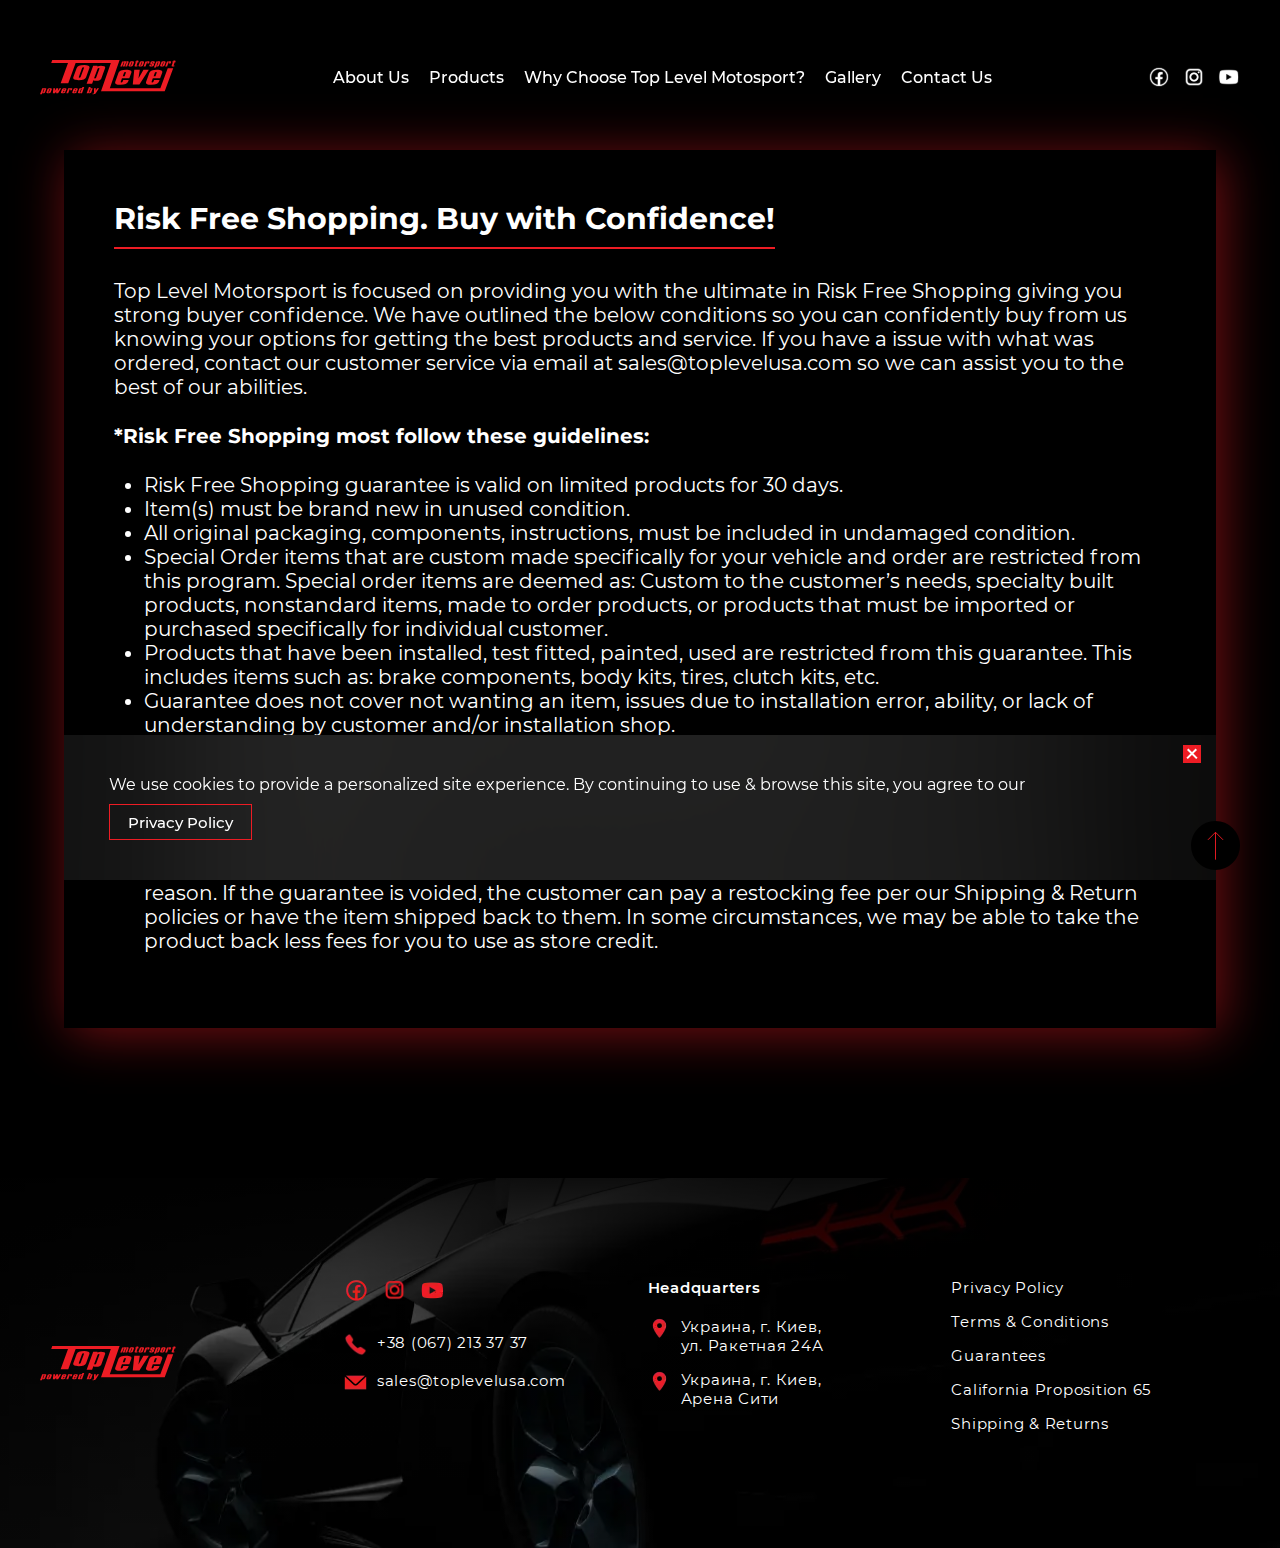
<file: pages/risk.html>
<!DOCTYPE html>
<html lang="en">

<head>
    <meta charset="UTF-8">
    <meta http-equiv="X-UA-Compatible" content="IE=edge">
    <meta name="viewport" content="width=device-width, initial-scale=1.0">

    <link rel="stylesheet" href="../styles/main.css">

    <script src="../library/jquery-3.6.0.min.js" defer></script>
    <script src="../library/lazyload.min.js" defer></script>
    <script src="../scripts/main.js" defer></script>

    <title>Risk Free Shopping. Buy with Confidence!</title>
<link rel="icon" href="../images/icons/favicon/cropped-topfav-32x32.png" sizes="32x32">
    <link rel="icon" href="../images/icons/favicon/cropped-topfav-192x192.png" sizes="192x192">
    <link rel="apple-touch-icon" href="../images/icons/favicon/cropped-topfav-180x180.png">
    <meta name="msapplication-TileImage" content="../images/icons/favicon/cropped-topfav-270x270.png">
<!-- Meta Pixel Code -->
<script>
  !function(f,b,e,v,n,t,s)
  {if(f.fbq)return;n=f.fbq=function(){n.callMethod?
  n.callMethod.apply(n,arguments):n.queue.push(arguments)};
  if(!f._fbq)f._fbq=n;n.push=n;n.loaded=!0;n.version='2.0';
  n.queue=[];t=b.createElement(e);t.async=!0;
  t.src=v;s=b.getElementsByTagName(e)[0];
  s.parentNode.insertBefore(t,s)}(window, document,'script',
  'https://connect.facebook.net/en_US/fbevents.js');
  fbq('init', '561022338678126');
  fbq('track', 'PageView');
</script>
<noscript><img height="1" width="1" style="display:none"
  src="https://www.facebook.com/tr?id=561022338678126&ev=PageView&noscript=1"
/></noscript>
<!-- End Meta Pixel Code -->
</head>

<body>
    <!-- header -->
    <div class="wrap-header">

        <header class="container">
            <a href="../">
                <img class="logo" src="../images/logo.svg" alt="TopLevel">
            </a>
            <nav>
                <a href="../#about-us">About Us</a>
                <a href="../#products">Products</a>
                <a href="../#why-choose-tlm">Why Choose Top Level Motosport?</a>
                <a href="../#video-gallery">Gallery</a>
                <a href="#footer">Contact Us</a>
            </nav>
            <div class="social">
                <a href="https://www.facebook.com/toplevelmotorsport/" target="_blank" rel="nofollow">
                    <img src="../images/social/Facebook.svg" alt="Fb">
                </a>
                <a href="https://www.instagram.com/toplevelmotorsport/" target="_blank" rel="nofollow">
                    <img src="../images/social/Instagram.svg" alt="Inst">
                </a>
                <a href="https://www.youtube.com/channel/UCm-yhsFn0Vdtiple5sNcXTQ" target="_blank" rel="nofollow">
                    <img src="../images/social/YouTube.svg" alt="YouTube">
                </a>
            </div>
        </header>


        <div class="mobile">
            <a href="../">
                <img class="logo" src="../images/logo.svg" alt="TopLevel">
            </a>

            <div class="burger ">
                <div class="burger__line"></div>
                <div class="burger__line"></div>
                <div class="burger__line"></div>
            </div>

            <header>
                <a href="../">
                    <img class="logo" src="../images/logo.svg" alt="TopLevel">
                </a>

                <nav>
                    <a href="../#about-us">About Us</a>
                    <a href="../#products">Products</a>
                    <a href="../#why-choose-tlm">Why Choose Top Level Motosport?</a>
                    <a href="../#video-gallery">Gallery</a>
                    <a href="#footer">Contact Us</a>
                </nav>
                <div class="social">
                    <a href="https://www.facebook.com/toplevelmotorsport/" target="_blank" rel="nofollow">
                        <img src="../images/social/Facebook.svg" alt="Fb">
                    </a>
                    <a href="https://www.instagram.com/toplevelmotorsport/" target="_blank" rel="nofollow">
                        <img src="../images/social/Instagram.svg" alt="Inst">
                    </a>
                    <a href="https://www.youtube.com/channel/UCm-yhsFn0Vdtiple5sNcXTQ" target="_blank" rel="nofollow">
                        <img src="../images/social/YouTube.svg" alt="YouTube">
                    </a>
                </div>
            </header>
        </div>
    </div>
    <!-- header -->

    <div class="default-page">

        <h2>Risk Free Shopping. Buy with Confidence! </h2>

        <p class="paragraph">Top Level Motorsport is focused on providing you with the ultimate in Risk Free Shopping
            giving you strong buyer confidence. We have outlined the below conditions so you can confidently buy from us
            knowing your options for getting the best products and service. If you have a issue with what was ordered,
            contact our customer service via email at sales@toplevelusa.com so we can assist you to the best of our
            abilities.
        </p>
        <p class="paragraph">
            <b>*Risk Free Shopping most follow these guidelines:</b>
        </p>
        
        <div class="paragraph">
            <ul>
                <li>Risk Free Shopping guarantee is valid on limited products for 30 days. </li>
                <li>Item(s) must be brand new in unused condition.</li>
                <li>All original packaging, components, instructions, must be included in undamaged condition.</li>
                <li>Special Order items that are custom made specifically for your vehicle and order are restricted from
                    this program. Special order items are deemed as: Custom to the customer’s needs, specialty built
                    products, nonstandard items, made to order products, or products that must be imported or purchased
                    specifically for individual customer.</li>
                <li> Products that have been installed, test fitted, painted, used are restricted from this guarantee.
                    This
                    includes items such as: brake components, body kits, tires, clutch kits, etc.</li>
                <li>Guarantee does not cover not wanting an item, issues due to installation error, ability, or lack of
                    understanding by customer and/or installation shop.</li>
                <li> Returns must be approved by Sales Manager and assigned an RMA number.</li>
                <li>Items must be shipped back to Top Level Motorsport, Vendor, or Manufacturer for inspection before
                    processing a refund. Top Level Motorsport does not pay return shipping nor refund original shipping.
                <li> Refunds will be issued after inspection via the original form of payment for the original invoice
                    product values.</li>
                <li> Top Level Motorsport does reserve the right to void this guarantee with a written response stating
                    reason. If the guarantee is voided, the customer can pay a restocking fee per our Shipping & Return
                    policies or have the item shipped back to them. In some circumstances, we may be able to take the
                    product back less fees for you to use as store credit.</li>

                </li>
            </ul>
        </div>
    </div>

    <footer id="footer">
        <div class="container">
            <div class="footer-items">
                <div class="logo">
                    <a href="../">
                        <img src="../images/logo.svg" alt="TopLevel">
                    </a>
                </div>

                <div class="feedback">
                    <div class="social">
                        <a href="https://www.facebook.com/toplevelmotorsport/" target="_blank" rel="nofollow">
                            <img src="../images/social/red-Facebook.webp" alt="facebook">
                        </a>
                        <a href="https://www.instagram.com/toplevelmotorsport/" target="_blank" rel="nofollow">
                            <img src="../images/social/red-Instagram.webp" alt="Instagram">
                        </a>
                        <a href="https://www.youtube.com/channel/UCm-yhsFn0Vdtiple5sNcXTQ" target="_blank" rel="nofollow">
                            <img src="../images/social/red-YouTube.webp" alt="YouTube">
                        </a>
                    </div>

                    <div class="contacts">
                        <div class="contacts__item">
                            <img src="../images/icons/Phone.webp" alt="Phone">
                            <a href="tel:+380672133737">+38 (067) 213 37 37</a>
                        </div>

                        <div class="contacts__item">
                            <img src="../images/icons/Mail.webp" alt="Mail">
                            <a href="mailto:sales@toplevelusa.com">sales@toplevelusa.com</a>
                        </div>
                    </div>
                </div>

                <div class="anchor-top">
                    <a href="#"></a>
                </div>

                <div class="contacts">
                    <h4>Headquarters</h4>

                    <div class="contacts__item">
                        <img src="../images/icons/Location.webp" alt="L">
                        <p>Украина, г. Киев,<br> ул. Ракетная 24А</p>
                    </div>

                    <div class="contacts__item">
                        <img src="../images/icons/Location.webp" alt="L">
                        <p>Украина, г. Киев, <br> Арена Сити</p>
                    </div>
                </div>

                <div class="usefull-links">
                    <a href="./privacy.html" target="_blank">Privacy Policy</a>
                    <a href="./terms.html" target="_blank">Terms & Conditions</a>
                    <a href="./guarantees.html" target="_blank">Guarantees</a>
                    <button data-modal="california">California Proposition 65</button>
                    <a href="./shipping.html" target="_blank">Shipping & Returns</a>
                </div>
            </div>
        </div>
    </footer>

    <div class="anchor-top anchor-fixed">
        <a href="#"></a>
    </div>
    
    <div class="cookies">
        <div class="close">
            <span></span>
            <span></span>
        </div>

        <p>We use cookies to provide a personalized site experience. By continuing to use & browse this site, you agree
            to our</p>

        <a href="./privacy.html" class="btn">Privacy Policy</a>
    </div>

    <div class="modal california">
        <div class="modal-content">
            <div class="close">
                <span></span>
                <span></span>
            </div>

            <h2>ABOUT CALIFORNIA PROPOSITION 65</h2>

            <p>California&rsquo;s Proposition 65 entitles California consumers to special warnings for products that
                contain
                chemicals known to the state of California to cause cancer and birth defects or other reproductive harm
                if
                those products expose consumers to such chemicals above certain threshold levels. Top Level Motorsport
                cares
                about our customer&rsquo;s safety and hope that the information below helps with your buying decisions.
            </p>

            <p>We are providing the following warning for products linked to this page:

                <br>
                <b>WARNING:</b> This product can expose you to chemicals known to the State of California to cause
                cancer and birth defects or other reproductive harm.
            </p>

            <p>For more information visit <a href="www.P65warnings.ca.gov" target="_blank">www.P65warnings.ca.gov</a>.
            </p>
        </div>
    </div>
</body>

</html>
</file>
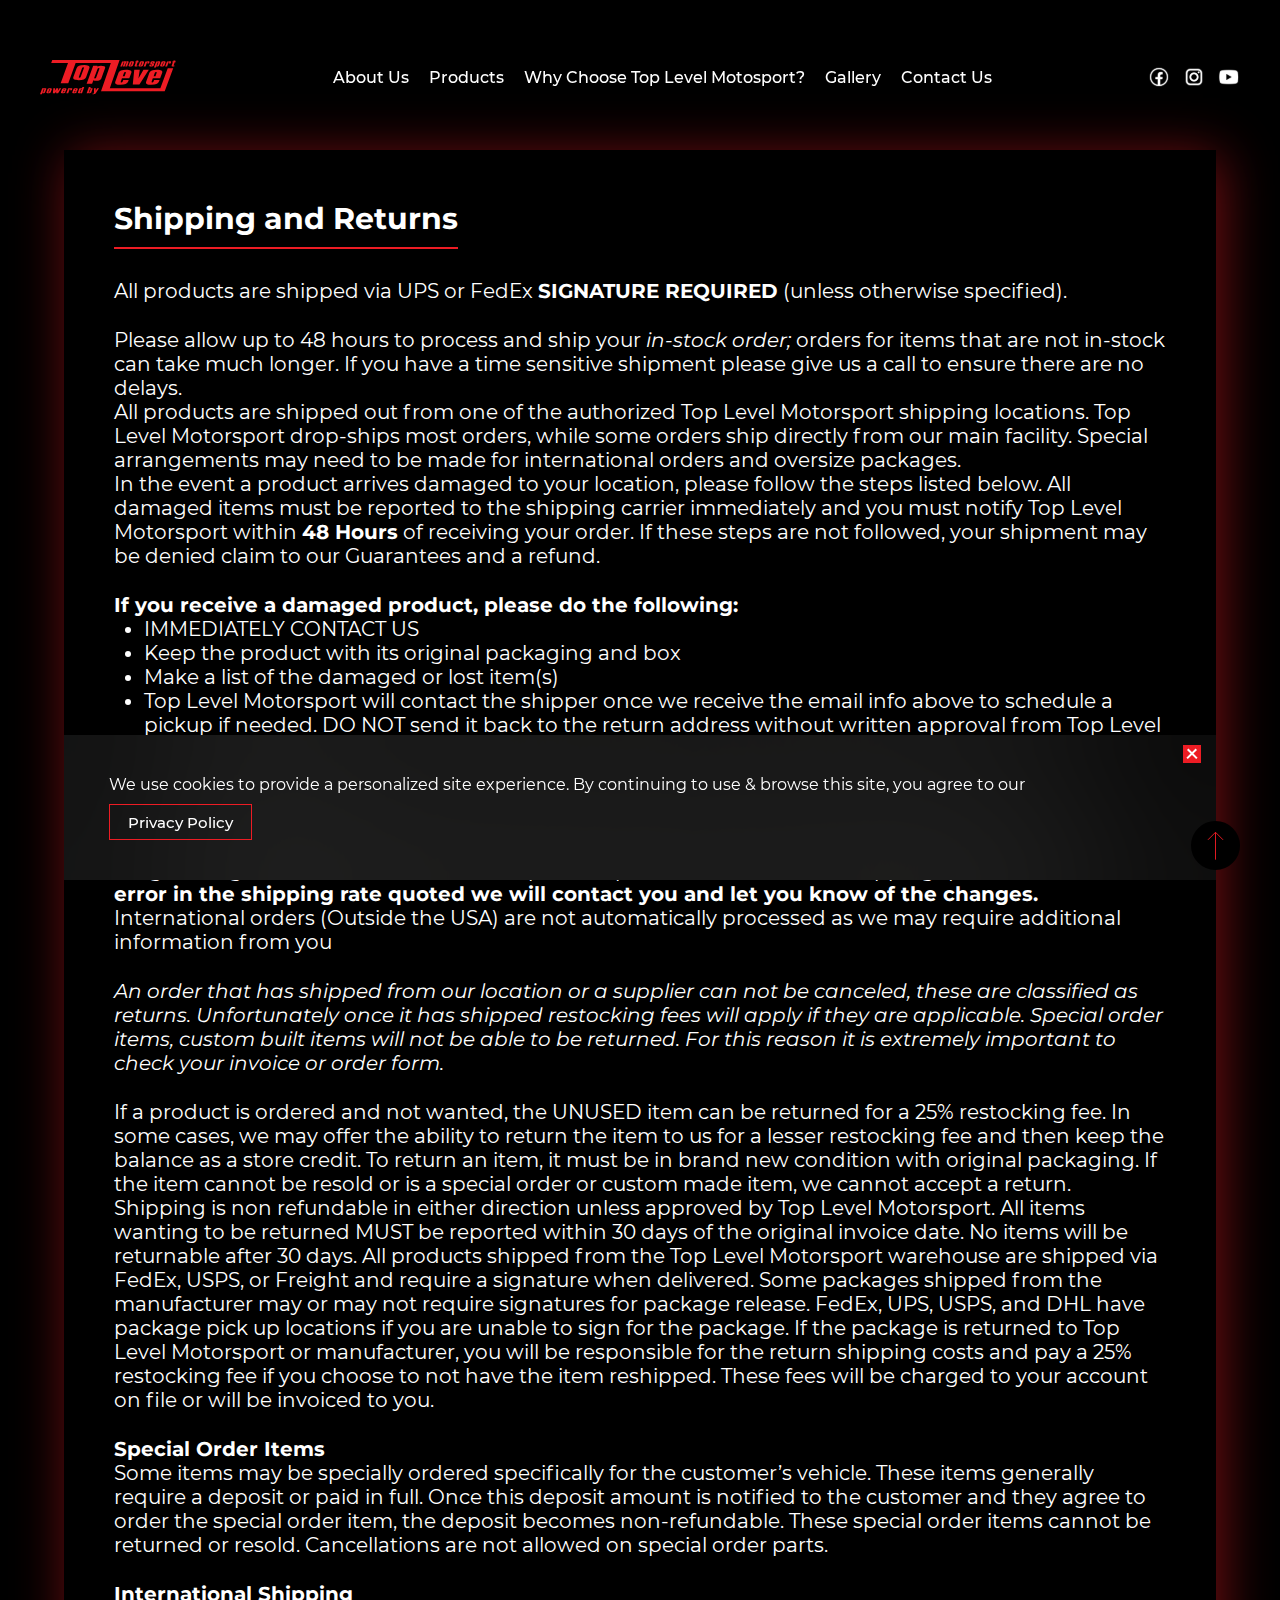
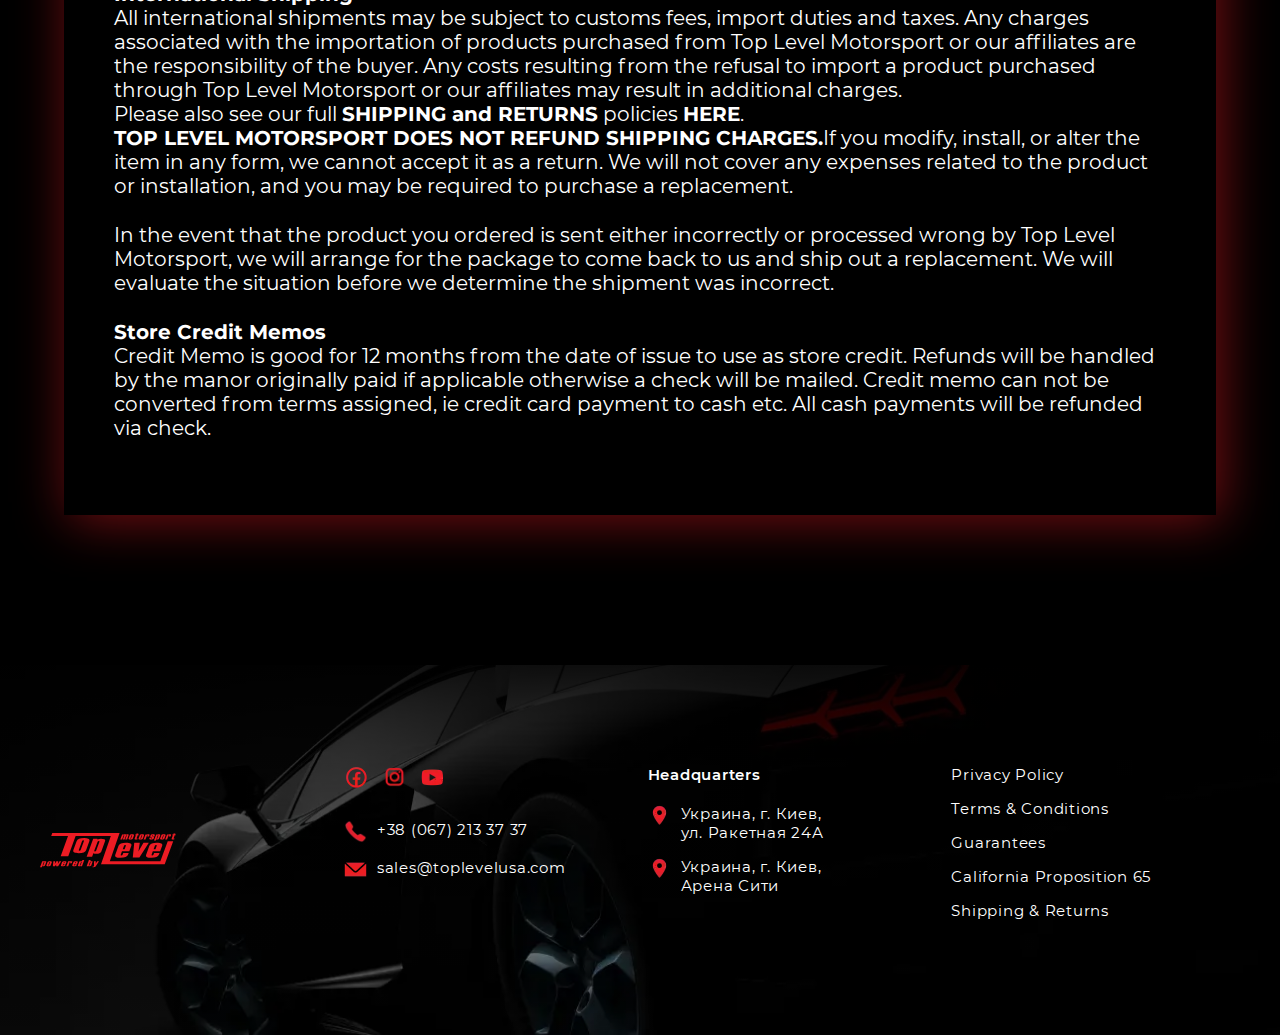
<file: pages/shipping.html>
<!DOCTYPE html>
<html lang="en">

<head>
    <meta charset="UTF-8">
    <meta http-equiv="X-UA-Compatible" content="IE=edge">
    <meta name="viewport" content="width=device-width, initial-scale=1.0">

    <link rel="stylesheet" href="../styles/main.css">

    <script src="../library/jquery-3.6.0.min.js" defer></script>
    <script src="../library/lazyload.min.js" defer></script>
    <script src="../scripts/main.js" defer></script>

    <title>Shipping and Returns</title>
    <link rel="icon" href="../images/icons/favicon/cropped-topfav-32x32.png" sizes="32x32">
    <link rel="icon" href="../images/icons/favicon/cropped-topfav-192x192.png" sizes="192x192">
    <link rel="apple-touch-icon" href="../images/icons/favicon/cropped-topfav-180x180.png">
    <meta name="msapplication-TileImage" content="../images/icons/favicon/cropped-topfav-270x270.png">
<!-- Meta Pixel Code -->
<script>
  !function(f,b,e,v,n,t,s)
  {if(f.fbq)return;n=f.fbq=function(){n.callMethod?
  n.callMethod.apply(n,arguments):n.queue.push(arguments)};
  if(!f._fbq)f._fbq=n;n.push=n;n.loaded=!0;n.version='2.0';
  n.queue=[];t=b.createElement(e);t.async=!0;
  t.src=v;s=b.getElementsByTagName(e)[0];
  s.parentNode.insertBefore(t,s)}(window, document,'script',
  'https://connect.facebook.net/en_US/fbevents.js');
  fbq('init', '561022338678126');
  fbq('track', 'PageView');
</script>
<noscript><img height="1" width="1" style="display:none"
  src="https://www.facebook.com/tr?id=561022338678126&ev=PageView&noscript=1"
/></noscript>
<!-- End Meta Pixel Code -->
</head>

<body>
    <!-- header -->
    <div class="wrap-header">

        <header class="container">
            <a href="../">
                <img class="logo" src="../images/logo.svg" alt="TopLevel">
            </a>
            <nav>
                <a href="../#about-us">About Us</a>
                <a href="../#products">Products</a>
                <a href="../#why-choose-tlm">Why Choose Top Level Motosport?</a>
                <a href="../#video-gallery">Gallery</a>
                <a href="#footer">Contact Us</a>
            </nav>
            <div class="social">
                <a href="https://www.facebook.com/toplevelmotorsport/" target="_blank" rel="nofollow">
                    <img src="../images/social/Facebook.svg" alt="Fb">
                </a>
                <a href="https://www.instagram.com/toplevelmotorsport/" target="_blank" rel="nofollow">
                    <img src="../images/social/Instagram.svg" alt="Inst">
                </a>
                <a href="https://www.youtube.com/channel/UCm-yhsFn0Vdtiple5sNcXTQ" target="_blank" rel="nofollow">
                    <img src="../images/social/YouTube.svg" alt="YouTube">
                </a>
            </div>
        </header>


        <div class="mobile">
            <a href="../">
                <img class="logo" src="../images/logo.svg" alt="TopLevel">
            </a>

            <div class="burger ">
                <div class="burger__line"></div>
                <div class="burger__line"></div>
                <div class="burger__line"></div>
            </div>

            <header>
                <a href="../">
                    <img class="logo" src="../images/logo.svg" alt="TopLevel">
                </a>

                <nav>
                    <a href="../#about-us">About Us</a>
                    <a href="../#products">Products</a>
                    <a href="../#why-choose-tlm">Why Choose Top Level Motosport?</a>
                    <a href="../#video-gallery">Gallery</a>
                    <a href="#footer">Contact Us</a>
                </nav>
                <div class="social">
                    <a href="https://www.facebook.com/toplevelmotorsport/" target="_blank" rel="nofollow">
                        <img src="../images/social/Facebook.svg" alt="Fb">
                    </a>
                    <a href="https://www.instagram.com/toplevelmotorsport/" target="_blank" rel="nofollow">
                        <img src="../images/social/Instagram.svg" alt="Inst">
                    </a>
                    <a href="https://www.youtube.com/channel/UCm-yhsFn0Vdtiple5sNcXTQ" target="_blank" rel="nofollow">
                        <img src="../images/social/YouTube.svg" alt="YouTube">
                    </a>
                </div>
            </header>
        </div>
    </div>
    <!-- header -->

    <div class="default-page">

        <h2>Shipping and Returns</h2>

        <p class="paragraph">All products are shipped via UPS or FedEx <b> SIGNATURE REQUIRED</b> (unless otherwise
            specified).</p>

        <p class="paragraph">
            Please allow up to 48 hours to process and ship your <b><i>in-stock order;</i></b> orders for items that are
            not in-stock can take much longer. If you have a time sensitive shipment please give us a call to ensure
            there are no delays.
            <br>
            All products are shipped out from one of the authorized Top Level Motorsport shipping locations. Top Level
            Motorsport drop-ships most orders, while some orders ship directly from our main facility. Special
            arrangements may need to be made for international orders and oversize packages.
            <br>
            In the event a product arrives damaged to your location, please follow the steps listed below. All damaged
            items must be reported to the shipping carrier immediately and you must notify Top Level Motorsport within
            <b>48 Hours</b> of receiving your order. If these steps are not followed, your shipment may be denied claim
            to our
            Guarantees and a refund.
        </p>
        <div class="paragraph">
            <b>If you receive a damaged product, please do the following:</b>
            <ul>
                <li>IMMEDIATELY CONTACT US</li>
                <li>Keep the product with its original packaging and box</li>
                <li>Make a list of the damaged or lost item(s)</li>
                <li>Top Level Motorsport will contact the shipper once we receive the email info above to schedule a
                    pickup
                    if needed. DO NOT send it back to the return address without written approval from Top Level
                    Motorsport.
                </li>
            </ul>
            Once the product is received back and inspected, a replacement or credit will be issued.
        </div>
        <p class="paragraph">
            The shipping rates shown at time of checkout on our site are based on a weight guesstimate and then
            formulated via a UPS shipping program. The rates do not take into account dimensions. If your shipment
            weight is higher than the online cart can process, please contact us for a shipping quote. <b>If there is an
                error in the shipping rate quoted we will contact you and let you know of the changes.</b> International
            orders (Outside the USA) are not automatically processed as we may require additional information from you
        </p>
        <p class="paragraph">
            <i>
                An order that has shipped from our location or a supplier can not be canceled, these are classified as
                returns. Unfortunately once it has shipped restocking fees will apply if they are applicable. Special
                order
                items, custom built items will not be able to be returned. For this reason it is extremely important to
                check your invoice or order form.
            </i>
        </p>
        <p class="paragraph">
            If a product is ordered and not wanted, the UNUSED item can be returned for a 25% restocking fee. In some
            cases, we may offer the ability to return the item to us for a lesser restocking fee and then keep the
            balance as a store credit. To return an item, it must be in brand new condition with original packaging. If
            the item cannot be resold or is a special order or custom made item, we cannot accept a return. Shipping is
            non refundable in either direction unless approved by Top Level Motorsport. All items wanting to be returned
            MUST be reported within 30 days of the original invoice date. No items will be returnable after 30 days. All
            products shipped from the Top Level Motorsport warehouse are shipped via FedEx, USPS, or Freight and require
            a signature when delivered. Some packages shipped from the manufacturer may or may not require signatures
            for package release. FedEx, UPS, USPS, and DHL have package pick up locations if you are unable to sign for
            the package. If the package is returned to Top Level Motorsport or manufacturer, you will be responsible for
            the return shipping costs and pay a 25% restocking fee if you choose to not have the item reshipped. These
            fees will be charged to your account on file or will be invoiced to you.
        </p>
        <p class="paragraph">
            <b>Special Order Items</b>
            <br>
            Some items may be specially ordered specifically for the customer’s vehicle. These items generally require a
            deposit or paid in full. Once this deposit amount is notified to the customer and they agree to order the
            special order item, the deposit becomes non-refundable. These special order items cannot be returned or
            resold. Cancellations are not allowed on special order parts.
        </p>
        <p class="paragraph">
            <b> International Shipping</b>
            <br>
            All international shipments may be subject to customs fees, import duties and taxes. Any charges associated
            with the importation of products purchased from Top Level Motorsport or our affiliates are the
            responsibility of the buyer. Any costs resulting from the refusal to import a product purchased through Top
            Level Motorsport or our affiliates may result in additional charges.
            <br>
            Please also see our full <b>SHIPPING and RETURNS</b> policies <a href="./privacy.html"
                class="white"><b>HERE</b></a>.
            <br>
            <b>TOP LEVEL MOTORSPORT DOES NOT REFUND SHIPPING CHARGES.</b>If you modify, install, or alter the item in
            any form, we cannot accept it as a return. We will not cover any expenses related to the product or
            installation, and you may be required to purchase a replacement.
        </p>
        <p class="paragraph">
            In the event that the product you ordered is sent either incorrectly or processed wrong by Top Level
            Motorsport, we will arrange for the package to come back to us and ship out a replacement. We will evaluate
            the situation before we determine the shipment was incorrect.
        </p>
        <p class="paragraph">
            <b>Store Credit Memos</b>
            <br>
            Credit Memo is good for 12 months from the date of issue to use as store credit. Refunds will be handled by
            the manor originally paid if applicable otherwise a check will be mailed. Credit memo can not be converted
            from terms assigned, ie credit card payment to cash etc. All cash payments will be refunded via check.
        </p>
    </div>

    <footer id="footer">
        <div class="container">
            <div class="footer-items">
                <div class="logo">
                    <a href="../">
                        <img src="../images/logo.svg" alt="TopLevel">
                    </a>
                </div>

                <div class="feedback">
                    <div class="social">
                        <a href="https://www.facebook.com/toplevelmotorsport/" target="_blank" rel="nofollow">
                            <img src="../images/social/red-Facebook.webp" alt="facebook">
                        </a>
                        <a href="https://www.instagram.com/toplevelmotorsport/" target="_blank" rel="nofollow">
                            <img src="../images/social/red-Instagram.webp" alt="Instagram">
                        </a>
                        <a href="https://www.youtube.com/channel/UCm-yhsFn0Vdtiple5sNcXTQ" target="_blank"
                            rel="nofollow">
                            <img src="../images/social/red-YouTube.webp" alt="YouTube">
                        </a>
                    </div>

                    <div class="contacts">
                        <div class="contacts__item">
                            <img src="../images/icons/Phone.webp" alt="Phone">
                            <a href="tel:+380672133737">+38 (067) 213 37 37</a>
                        </div>

                        <div class="contacts__item">
                            <img src="../images/icons/Mail.webp" alt="Mail">
                            <a href="mailto:sales@toplevelusa.com">sales@toplevelusa.com</a>
                        </div>
                    </div>
                </div>

                <div class="anchor-top">
                    <a href="#"></a>
                </div>

                <div class="contacts">
                    <h4>Headquarters</h4>

                    <div class="contacts__item">
                        <img src="../images/icons/Location.webp" alt="L">
                        <p>Украина, г. Киев,<br> ул. Ракетная 24А</p>
                    </div>

                    <div class="contacts__item">
                        <img src="../images/icons/Location.webp" alt="L">
                        <p>Украина, г. Киев, <br> Арена Сити</p>
                    </div>
                </div>

                <div class="usefull-links">
                    <a href="./privacy.html" target="_blank">Privacy Policy</a>
                    <a href="./terms.html" target="_blank">Terms & Conditions</a>
                    <a href="./guarantees.html" target="_blank">Guarantees</a>
                    <button data-modal="california">California Proposition 65</button>
                    <a href="./shipping.html" target="_blank">Shipping & Returns</a>
                </div>
            </div>
        </div>
    </footer>

    <div class="anchor-top anchor-fixed">
        <a href="#"></a>
    </div>

    <div class="cookies">
        <div class="close">
            <span></span>
            <span></span>
        </div>

        <p>We use cookies to provide a personalized site experience. By continuing to use & browse this site, you agree
            to our</p>

        <a href="./privacy.html" class="btn">Privacy Policy</a>
    </div>

    <div class="modal california">
        <div class="modal-content">
            <div class="close">
                <span></span>
                <span></span>
            </div>

            <h2>ABOUT CALIFORNIA PROPOSITION 65</h2>

            <p>California&rsquo;s Proposition 65 entitles California consumers to special warnings for products that
                contain
                chemicals known to the state of California to cause cancer and birth defects or other reproductive harm
                if
                those products expose consumers to such chemicals above certain threshold levels. Top Level Motorsport
                cares
                about our customer&rsquo;s safety and hope that the information below helps with your buying decisions.
            </p>

            <p>We are providing the following warning for products linked to this page:

                <br>
                <b>WARNING:</b> This product can expose you to chemicals known to the State of California to cause
                cancer and birth defects or other reproductive harm.
            </p>

            <p>For more information visit <a href="www.P65warnings.ca.gov" target="_blank">www.P65warnings.ca.gov</a>.
            </p>
        </div>
    </div>
</body>

</html>
</file>
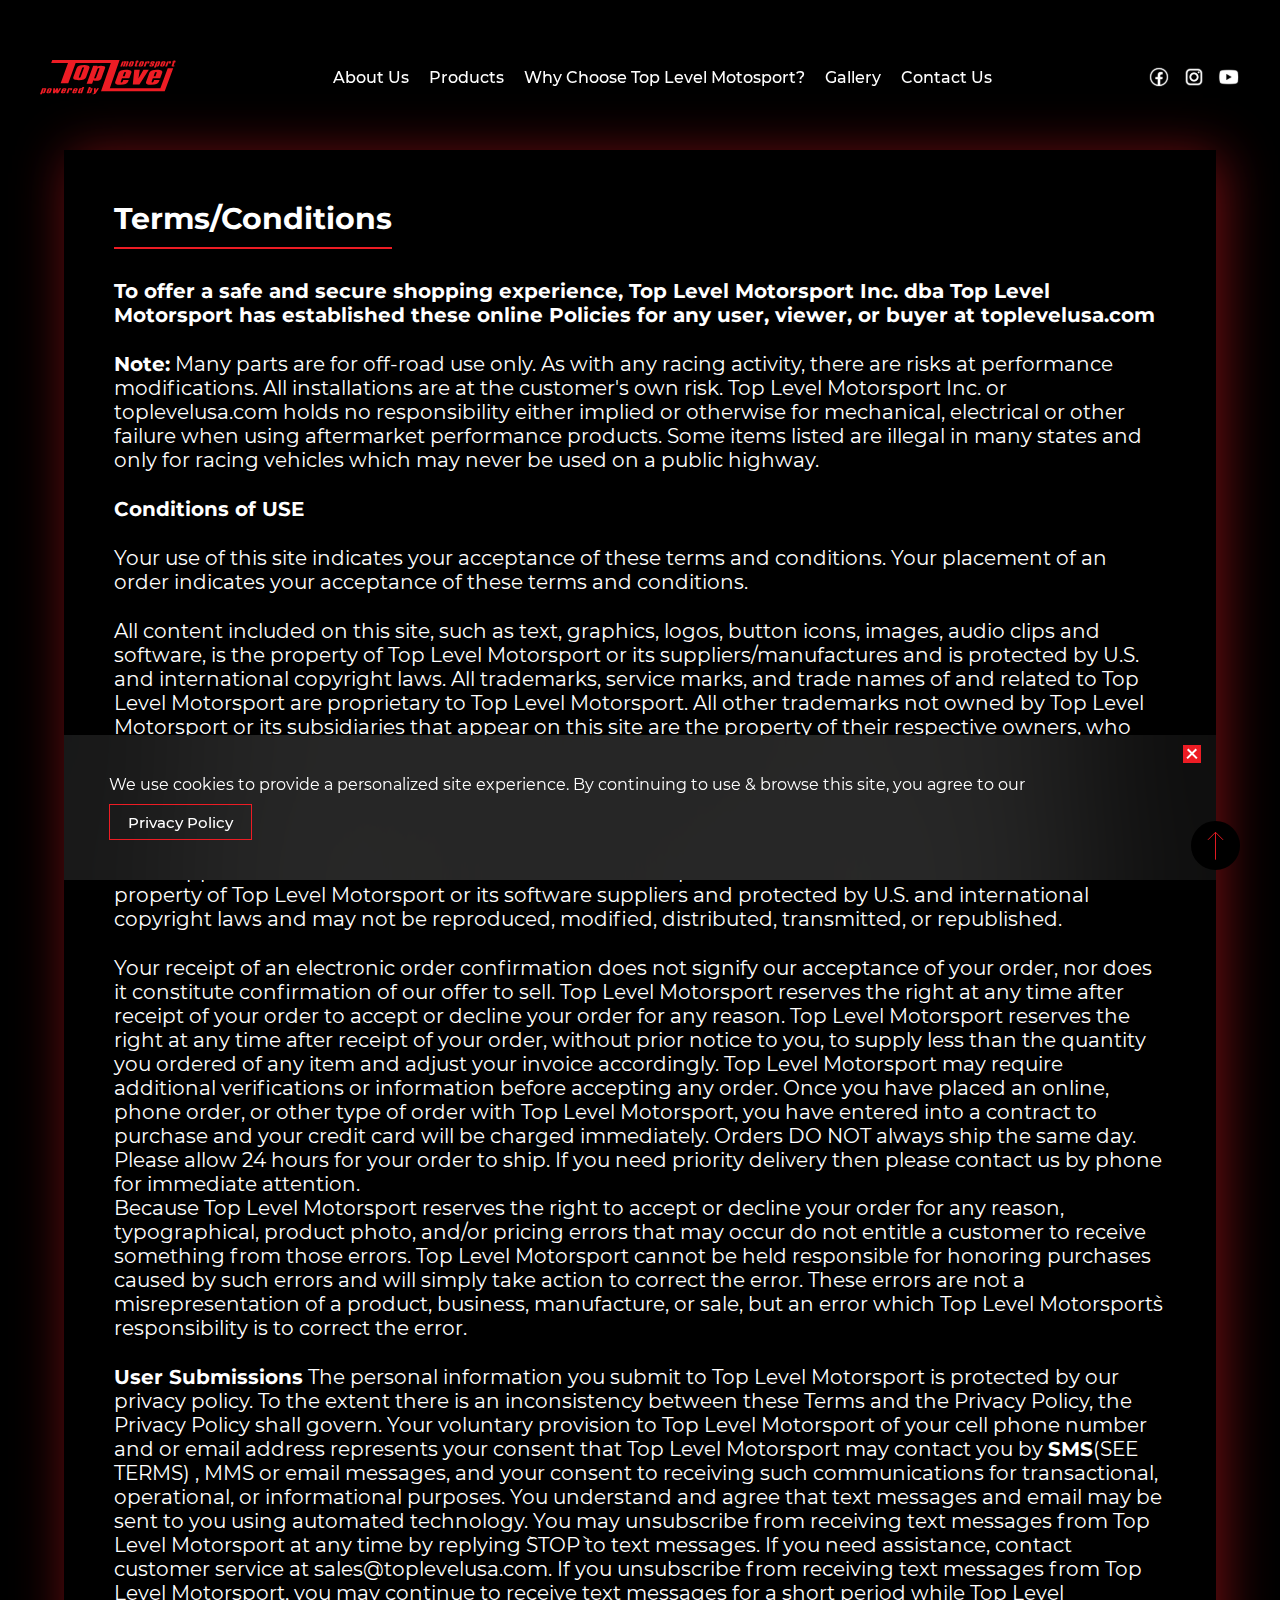
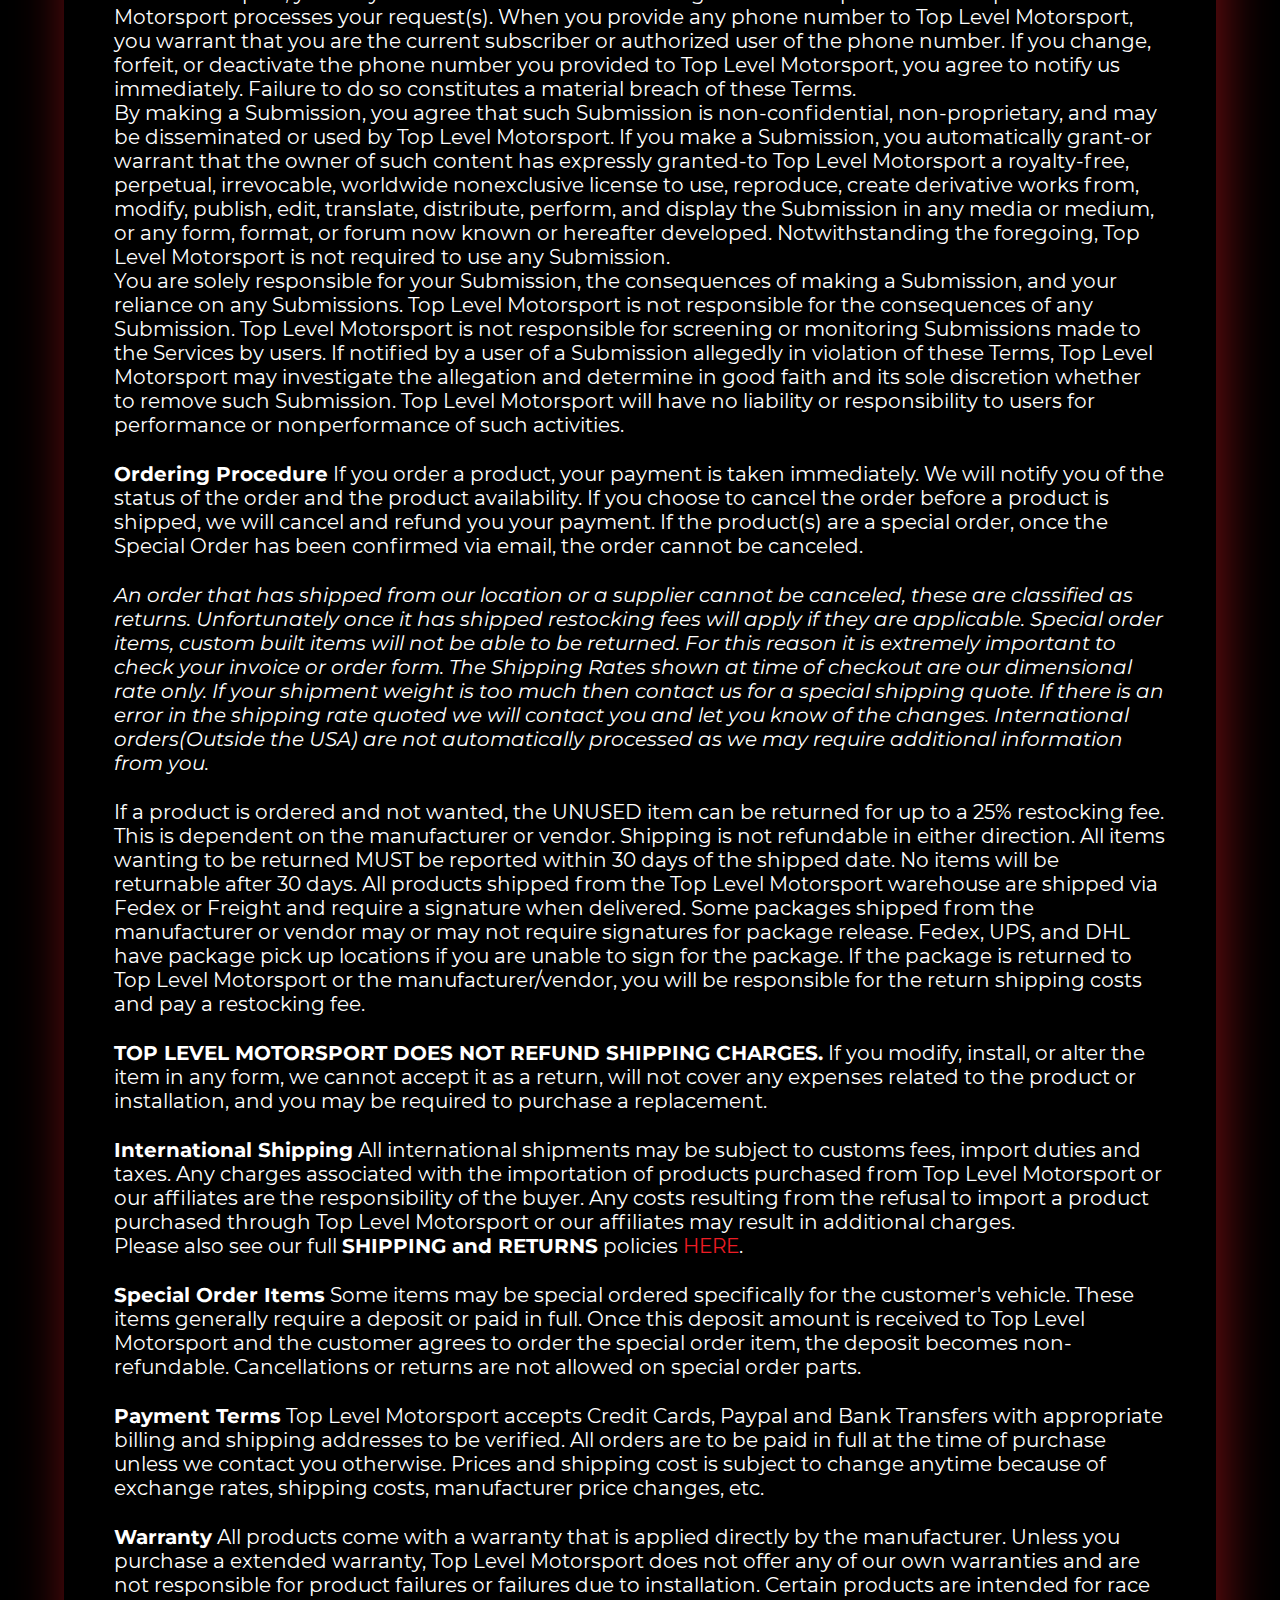
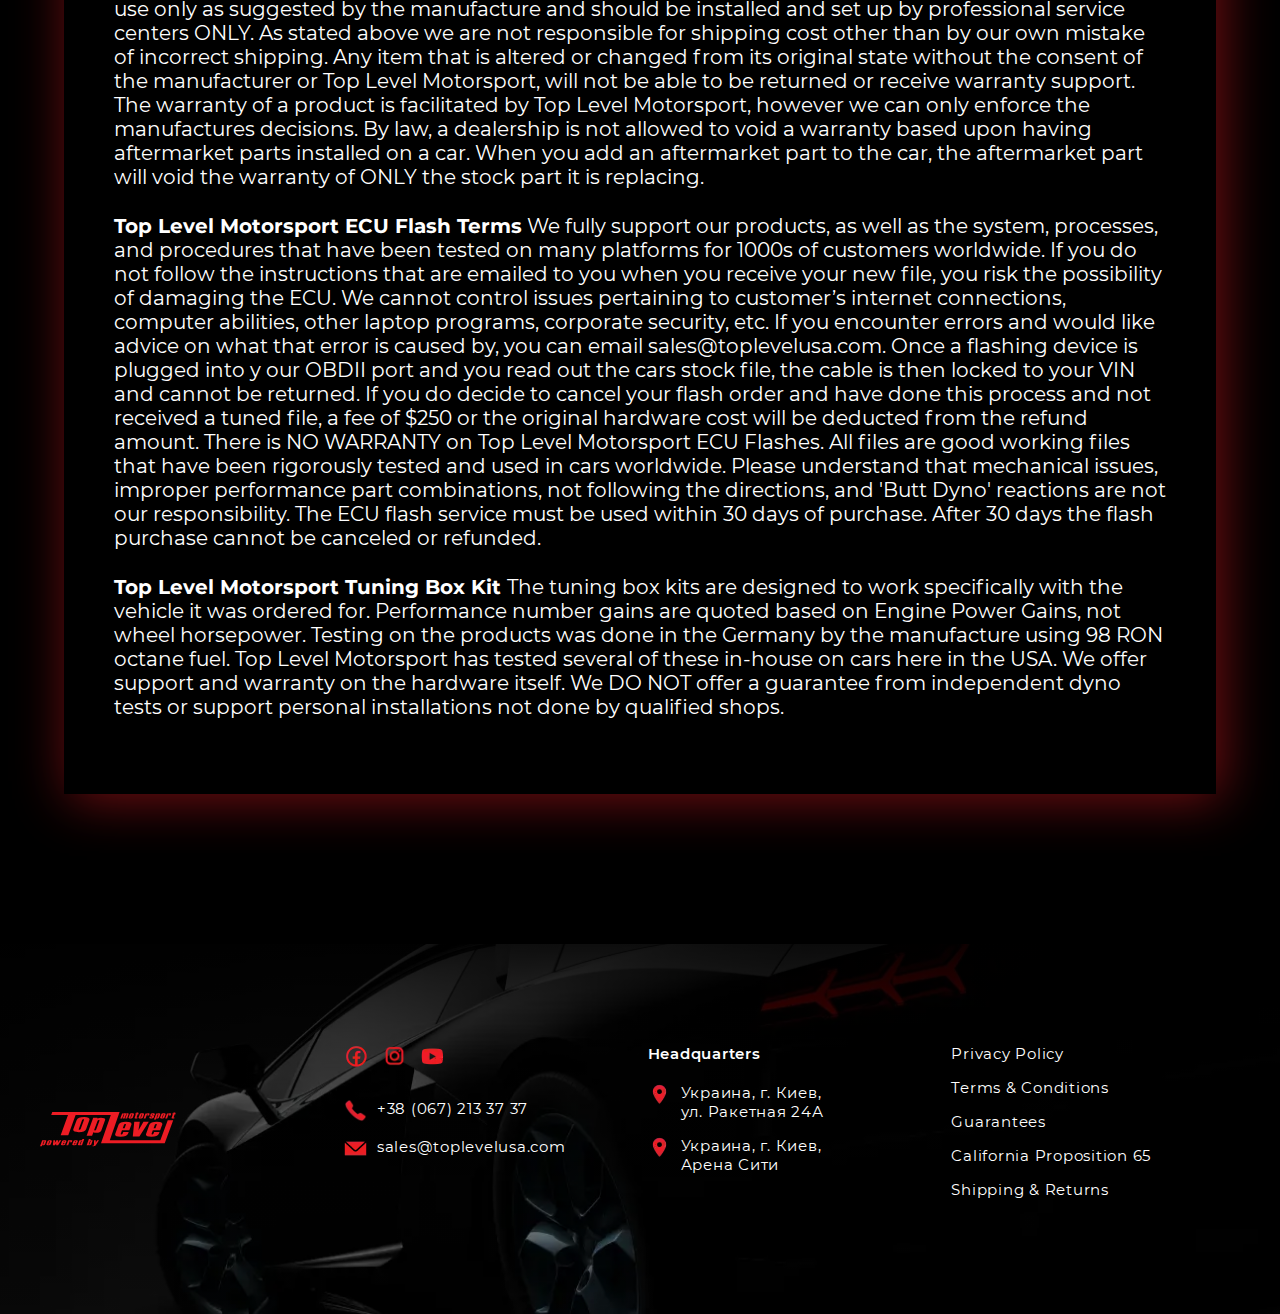
<file: pages/terms.html>
<!DOCTYPE html>
<html lang="en">

<head>
    <meta charset="UTF-8">
    <meta http-equiv="X-UA-Compatible" content="IE=edge">
    <meta name="viewport" content="width=device-width, initial-scale=1.0">

    <link rel="stylesheet" href="../styles/main.css">

    <script src="../library/jquery-3.6.0.min.js" defer></script>
    <script src="../library/lazyload.min.js" defer></script>
    <script src="../scripts/main.js" defer></script>

    <title>Terms/Conditions</title>
    <link rel="icon" href="../images/icons/favicon/cropped-topfav-32x32.png" sizes="32x32">
    <link rel="icon" href="../images/icons/favicon/cropped-topfav-192x192.png" sizes="192x192">
    <link rel="apple-touch-icon" href="../images/icons/favicon/cropped-topfav-180x180.png">
    <meta name="msapplication-TileImage" content="../images/icons/favicon/cropped-topfav-270x270.png">
<!-- Meta Pixel Code -->
<script>
  !function(f,b,e,v,n,t,s)
  {if(f.fbq)return;n=f.fbq=function(){n.callMethod?
  n.callMethod.apply(n,arguments):n.queue.push(arguments)};
  if(!f._fbq)f._fbq=n;n.push=n;n.loaded=!0;n.version='2.0';
  n.queue=[];t=b.createElement(e);t.async=!0;
  t.src=v;s=b.getElementsByTagName(e)[0];
  s.parentNode.insertBefore(t,s)}(window, document,'script',
  'https://connect.facebook.net/en_US/fbevents.js');
  fbq('init', '561022338678126');
  fbq('track', 'PageView');
</script>
<noscript><img height="1" width="1" style="display:none"
  src="https://www.facebook.com/tr?id=561022338678126&ev=PageView&noscript=1"
/></noscript>
<!-- End Meta Pixel Code -->
</head>

<body>
    <!-- header -->
    <div class="wrap-header">

        <header class="container">
            <a href="../">
                <img class="logo" src="../images/logo.svg" alt="TopLevel">
            </a>
            <nav>
                <a href="../#about-us">About Us</a>
                <a href="../#products">Products</a>
                <a href="../#why-choose-tlm">Why Choose Top Level Motosport?</a>
                <a href="../#video-gallery">Gallery</a>
                <a href="#footer">Contact Us</a>
            </nav>
            <div class="social">
                <a href="https://www.facebook.com/toplevelmotorsport/" target="_blank" rel="nofollow">
                    <img src="../images/social/Facebook.svg" alt="Fb">
                </a>
                <a href="https://www.instagram.com/toplevelmotorsport/" target="_blank" rel="nofollow">
                    <img src="../images/social/Instagram.svg" alt="Inst">
                </a>
                <a href="https://www.youtube.com/channel/UCm-yhsFn0Vdtiple5sNcXTQ" target="_blank" rel="nofollow">
                    <img src="../images/social/YouTube.svg" alt="YouTube">
                </a>
            </div>
        </header>


        <div class="mobile">
            <a href="../">
                <img class="logo" src="../images/logo.svg" alt="TopLevel">
            </a>

            <div class="burger ">
                <div class="burger__line"></div>
                <div class="burger__line"></div>
                <div class="burger__line"></div>
            </div>

            <header>
                <a href="../">
                    <img class="logo" src="../images/logo.svg" alt="TopLevel">
                </a>

                <nav>
                    <a href="../#about-us">About Us</a>
                    <a href="../#products">Products</a>
                    <a href="../#why-choose-tlm">Why Choose Top Level Motosport?</a>
                    <a href="../#video-gallery">Gallery</a>
                    <a href="#footer">Contact Us</a>
                </nav>
                <div class="social">
                    <a href="https://www.facebook.com/toplevelmotorsport/" target="_blank" rel="nofollow">
                        <img src="../images/social/Facebook.svg" alt="Fb">
                    </a>
                    <a href="https://www.instagram.com/toplevelmotorsport/" target="_blank" rel="nofollow">
                        <img src="../images/social/Instagram.svg" alt="Inst">
                    </a>
                    <a href="https://www.youtube.com/channel/UCm-yhsFn0Vdtiple5sNcXTQ" target="_blank" rel="nofollow">
                        <img src="../images/social/YouTube.svg" alt="YouTube">
                    </a>
                </div>
            </header>
        </div>
    </div>
    <!-- header -->

    <div class="default-page">

        <h2>Terms/Conditions</h2>

        <p class="paragraph">
            <b>
                To offer a safe and secure shopping experience, Top Level Motorsport Inc. dba Top Level
                Motorsport has established these online Policies for any user, viewer, or buyer at toplevelusa.com
            </b>
        </p>
        <p class="paragraph">
            <b>Note:</b> Many parts are for off-road use only. As with any racing activity, there are risks at
            performance
            modifications. All installations are at the customer's own risk. Top Level Motorsport Inc. or
            toplevelusa.com holds no responsibility either implied or otherwise for mechanical, electrical or other
            failure when using aftermarket performance products. Some items listed are illegal in many states and only
            for racing vehicles which may never be used on a public highway.
        </p>
        <p class="paragraph">
            <b>Conditions of USE</b>
        </p>
        <p class="paragraph">
            Your use of this site indicates your acceptance of these terms and conditions. Your placement of an order
            indicates your acceptance of these terms and conditions.</p>
        <p class="paragraph">
            All content included on this site, such as text, graphics, logos, button icons, images, audio clips and
            software, is the property of Top Level Motorsport or its suppliers/manufactures and is protected by U.S. and
            international copyright laws. All trademarks, service marks, and trade names of and related to Top Level
            Motorsport are proprietary to Top Level Motorsport. All other trademarks not owned by Top Level Motorsport
            or its subsidiaries that appear on this site are the property of their respective owners, who may or may not
            be affiliated with, connected to, or sponsored by Top Level Motorsport. Product information such as text,
            logos, and/or images used to promote products and/or the sale of products have been provided to Top Level
            Motorsport along with permission to use directly from the supplier or manufacturer. Any unauthorized use
            from other companies of the materials appearing on this site without written permission from the supplier
            and or manufacture may violate copyright, trademark and other applicable laws and could result in criminal
            or civil penalties. All software used on this site is the property of Top Level Motorsport or its software
            suppliers and protected by U.S. and international copyright laws and may not be reproduced, modified,
            distributed, transmitted, or republished.</p>
        <p class="paragraph">
            Your receipt of an electronic order confirmation does not signify our acceptance of your order, nor does it
            constitute confirmation of our offer to sell. Top Level Motorsport reserves the right at any time after
            receipt of your order to accept or decline your order for any reason. Top Level Motorsport reserves the
            right at any time after receipt of your order, without prior notice to you, to supply less than the quantity
            you ordered of any item and adjust your invoice accordingly. Top Level Motorsport may require additional
            verifications or information before accepting any order. Once you have placed an online, phone order, or
            other type of order with Top Level Motorsport, you have entered into a contract to purchase and your credit
            card will be charged immediately. Orders DO NOT always ship the same day. Please allow 24 hours for your
            order to ship. If you need priority delivery then please contact us by phone for immediate attention.
            <br>
            Because Top Level Motorsport reserves the right to accept or decline your order for any reason,
            typographical, product photo, and/or pricing errors that may occur do not entitle a customer to receive
            something from those errors. Top Level Motorsport cannot be held responsible for honoring purchases caused
            by such errors and will simply take action to correct the error. These errors are not a misrepresentation of
            a product, business, manufacture, or sale, but an error which Top Level Motorsport`s responsibility is to
            correct the error.
        </p>
        <p class="paragraph">
            <b>User Submissions</b>
            The personal information you submit to Top Level Motorsport is protected by our privacy policy. To the
            extent there is an inconsistency between these Terms and the Privacy Policy, the Privacy Policy shall
            govern.
            Your voluntary provision to Top Level Motorsport of your cell phone number and or email address represents
            your consent that Top Level Motorsport may contact you by <b>SMS</b>(SEE TERMS) , MMS or email messages, and
            your
            consent to receiving such communications for transactional, operational, or informational purposes. You
            understand and agree that text messages and email may be sent to you using automated technology. You may
            unsubscribe from receiving text messages from Top Level Motorsport at any time by replying `STOP` to text
            messages. If you need assistance, contact customer service at
            <a href="mailto:sales@toplevelusa.com" class="white">sales@toplevelusa.com</a>. If you unsubscribe from
            receiving text messages from Top Level Motorsport, you may continue to receive text messages for a short
            period while Top Level Motorsport processes your request(s). When you provide any phone number to Top Level
            Motorsport, you warrant that you are the current subscriber or authorized user of the phone number. If you
            change, forfeit, or deactivate the phone number you provided to Top Level Motorsport, you agree to notify us
            immediately. Failure to do so constitutes a material breach of these Terms.
            <br>
            By making a Submission, you agree that such Submission is non-confidential, non-proprietary, and may be
            disseminated or used by Top Level Motorsport. If you make a Submission, you automatically grant-or warrant
            that the owner of such content has expressly granted-to Top Level Motorsport a royalty-free, perpetual,
            irrevocable, worldwide nonexclusive license to use, reproduce, create derivative works from, modify,
            publish, edit, translate, distribute, perform, and display the Submission in any media or medium, or any
            form, format, or forum now known or hereafter developed. Notwithstanding the foregoing, Top Level Motorsport
            is not required to use any Submission.
            <br>
            You are solely responsible for your Submission, the consequences of making a Submission, and your reliance
            on any Submissions. Top Level Motorsport is not responsible for the consequences of any Submission. Top
            Level Motorsport is not responsible for screening or monitoring Submissions made to the Services by users.
            If notified by a user of a Submission allegedly in violation of these Terms, Top Level Motorsport may
            investigate the allegation and determine in good faith and its sole discretion whether to remove such
            Submission. Top Level Motorsport will have no liability or responsibility to users for performance or
            nonperformance of such activities.
        </p>
        <p class="paragraph">
            <b>Ordering Procedure</b>
            If you order a product, your payment is taken immediately. We will notify you of the status of the order and
            the product availability. If you choose to cancel the order before a product is shipped, we will cancel and
            refund you your payment. If the product(s) are a special order, once the Special Order has been confirmed
            via email, the order cannot be canceled.
        </p>
        <p class="paragraph">
            <i>
                An order that has shipped from our location or a supplier cannot be canceled, these are classified as
                returns. Unfortunately once it has shipped restocking fees will apply if they are applicable. Special
                order
                items, custom built items will not be able to be returned. For this reason it is extremely important to
                check your invoice or order form.
                The Shipping Rates shown at time of checkout are our dimensional rate only. If your shipment weight is
                too
                much then contact us for a special shipping quote. If there is an error in the shipping rate quoted we
                will
                contact you and let you know of the changes. International orders(Outside the USA) are not automatically
                processed as we may require additional information from you.
            </i>
        </p>
        <p class="paragraph">
            If a product is ordered and not wanted, the UNUSED item can be returned for up to a 25% restocking fee. This
            is dependent on the manufacturer or vendor. Shipping is not refundable in either direction. All items
            wanting to be returned MUST be reported within 30 days of the shipped date. No items will be returnable
            after 30 days. All products shipped from the Top Level Motorsport warehouse are shipped via Fedex or Freight
            and require a signature when delivered. Some packages shipped from the manufacturer or vendor may or may not
            require signatures for package release. Fedex, UPS, and DHL have package pick up locations if you are unable
            to sign for the package. If the package is returned to Top Level Motorsport or the manufacturer/vendor, you
            will be responsible for the return shipping costs and pay a restocking fee.</p>
        <p class="paragraph">
            <b>TOP LEVEL MOTORSPORT DOES NOT REFUND SHIPPING CHARGES.</b> If you modify, install, or alter the item in
            any
            form, we cannot accept it as a return, will not cover any expenses related to the product or installation,
            and you may be required to purchase a replacement.
        </p>
        <p class="paragraph">
            <b>International Shipping</b>
            All international shipments may be subject to customs fees, import duties and taxes. Any charges associated
            with the importation of products purchased from Top Level Motorsport or our affiliates are the
            responsibility of the buyer. Any costs resulting from the refusal to import a product purchased through Top
            Level Motorsport or our affiliates may result in additional charges.
            <br>
            Please also see our full <b>SHIPPING and RETURNS</b> policies <a href="./shipping.html">HERE</a>.
        </p>
        <p class="paragraph">
            <b>Special Order Items</b>
            Some items may be special ordered specifically for the customer's vehicle. These items generally require a
            deposit or paid in full. Once this deposit amount is received to Top Level Motorsport and the customer
            agrees to order the special order item, the deposit becomes non-refundable. Cancellations or returns are not
            allowed on special order parts.
        </p>
        <p class="paragraph">
            <b>Payment Terms</b>
            Top Level Motorsport accepts Credit Cards, Paypal and Bank Transfers with appropriate billing and shipping
            addresses to be verified. All orders are to be paid in full at the time of purchase unless we contact you
            otherwise. Prices and shipping cost is subject to change anytime because of exchange rates, shipping costs,
            manufacturer price changes, etc.
        </p>
        <p class="paragraph">
            <b>Warranty</b>
            All products come with a warranty that is applied directly by the manufacturer. Unless you purchase a
            extended warranty, Top Level Motorsport does not offer any of our own warranties and are not responsible for
            product failures or failures due to installation. Certain products are intended for race use only as
            suggested by the manufacture and should be installed and set up by professional service centers ONLY. As
            stated above we are not responsible for shipping cost other than by our own mistake of incorrect shipping.
            Any item that is altered or changed from its original state without the consent of the manufacturer or Top
            Level Motorsport, will not be able to be returned or receive warranty support. The warranty of a product is
            facilitated by Top Level Motorsport, however we can only enforce the manufactures decisions.
            By law, a dealership is not allowed to void a warranty based upon having aftermarket parts installed on a
            car. When you add an aftermarket part to the car, the aftermarket part will void the warranty of ONLY the
            stock part it is replacing.
        </p>
        <p class="paragraph">
            <b>Top Level Motorsport ECU Flash Terms</b>
            We fully support our products, as well as the system, processes, and procedures that have been tested on
            many platforms for 1000s of customers worldwide. If you do not follow the instructions that are emailed to
            you when you receive your new file, you risk the possibility of damaging the ECU. We cannot control issues
            pertaining to customer’s internet connections, computer abilities, other laptop programs, corporate
            security, etc. If you encounter errors and would like advice on what that error is caused by, you can email
            sales@toplevelusa.com. Once a flashing device is plugged into y our OBDII port and you read out the cars
            stock file, the cable is then locked to your VIN and cannot be returned. If you do decide to cancel your
            flash order and have done this process and not received a tuned file, a fee of $250 or the original hardware
            cost will be deducted from the refund amount. There is NO WARRANTY on Top Level Motorsport ECU Flashes. All
            files are good working files that have been rigorously tested and used in cars worldwide. Please understand
            that mechanical issues, improper performance part combinations, not following the directions, and 'Butt
            Dyno' reactions are not our responsibility. The ECU flash service must be used within 30 days of purchase.
            After 30 days the flash purchase cannot be canceled or refunded.
        </p>
        <p class="paragraph">
            <b>Top Level Motorsport Tuning Box Kit </b>
            The tuning box kits are designed to work specifically with the vehicle it was ordered for. Performance
            number gains are quoted based on Engine Power Gains, not wheel horsepower. Testing on the products was done
            in the Germany by the manufacture using 98 RON octane fuel. Top Level Motorsport has tested several of these
            in-house on cars here in the USA. We offer support and warranty on the hardware itself. We DO NOT offer a
            guarantee from independent dyno tests or support personal installations not done by qualified shops.
        </p>
    </div>

    <footer id="footer">
        <div class="container">
            <div class="footer-items">
                <div class="logo">
                    <a href="../">
                        <img src="../images/logo.svg" alt="TopLevel">
                    </a>
                </div>

                <div class="feedback">
                    <div class="social">
                        <a href="https://www.facebook.com/toplevelmotorsport/" target="_blank" rel="nofollow">
                            <img src="../images/social/red-Facebook.webp" alt="facebook">
                        </a>
                        <a href="https://www.instagram.com/toplevelmotorsport/" target="_blank" rel="nofollow">
                            <img src="../images/social/red-Instagram.webp" alt="Instagram">
                        </a>
                        <a href="https://www.youtube.com/channel/UCm-yhsFn0Vdtiple5sNcXTQ" target="_blank"
                            rel="nofollow">
                            <img src="../images/social/red-YouTube.webp" alt="YouTube">
                        </a>
                    </div>

                    <div class="contacts">
                        <div class="contacts__item">
                            <img src="../images/icons/Phone.webp" alt="Phone">
                            <a href="tel:+380672133737">+38 (067) 213 37 37</a>
                        </div>

                        <div class="contacts__item">
                            <img src="../images/icons/Mail.webp" alt="Mail">
                            <a href="mailto:sales@toplevelusa.com">sales@toplevelusa.com</a>
                        </div>
                    </div>
                </div>

                <div class="anchor-top">
                    <a href="#"></a>
                </div>

                <div class="contacts">
                    <h4>Headquarters</h4>

                    <div class="contacts__item">
                        <img src="../images/icons/Location.webp" alt="L">
                        <p>Украина, г. Киев,<br> ул. Ракетная 24А</p>
                    </div>

                    <div class="contacts__item">
                        <img src="../images/icons/Location.webp" alt="L">
                        <p>Украина, г. Киев, <br> Арена Сити</p>
                    </div>
                </div>

                <div class="usefull-links">
                    <a href="./privacy.html" target="_blank">Privacy Policy</a>
                    <a href="./terms.html" target="_blank">Terms & Conditions</a>
                    <a href="./guarantees.html" target="_blank">Guarantees</a>
                    <button data-modal="california">California Proposition 65</button>
                    <a href="./shipping.html" target="_blank">Shipping & Returns</a>
                </div>
            </div>
        </div>
    </footer>

    <div class="anchor-top anchor-fixed">
        <a href="#"></a>
    </div>

    <div class="cookies">
        <div class="close">
            <span></span>
            <span></span>
        </div>

        <p>We use cookies to provide a personalized site experience. By continuing to use & browse this site, you agree
            to our</p>

        <a href="./privacy.html" class="btn">Privacy Policy</a>
    </div>

    <div class="modal california">
        <div class="modal-content">
            <div class="close">
                <span></span>
                <span></span>
            </div>

            <h2>ABOUT CALIFORNIA PROPOSITION 65</h2>

            <p>California&rsquo;s Proposition 65 entitles California consumers to special warnings for products that
                contain
                chemicals known to the state of California to cause cancer and birth defects or other reproductive harm
                if
                those products expose consumers to such chemicals above certain threshold levels. Top Level Motorsport
                cares
                about our customer&rsquo;s safety and hope that the information below helps with your buying decisions.
            </p>

            <p>We are providing the following warning for products linked to this page:

                <br>
                <b>WARNING:</b> This product can expose you to chemicals known to the State of California to cause
                cancer and birth defects or other reproductive harm.
            </p>

            <p>For more information visit <a href="www.P65warnings.ca.gov" target="_blank">www.P65warnings.ca.gov</a>.
            </p>
        </div>
    </div>
</body>

</html>
</file>
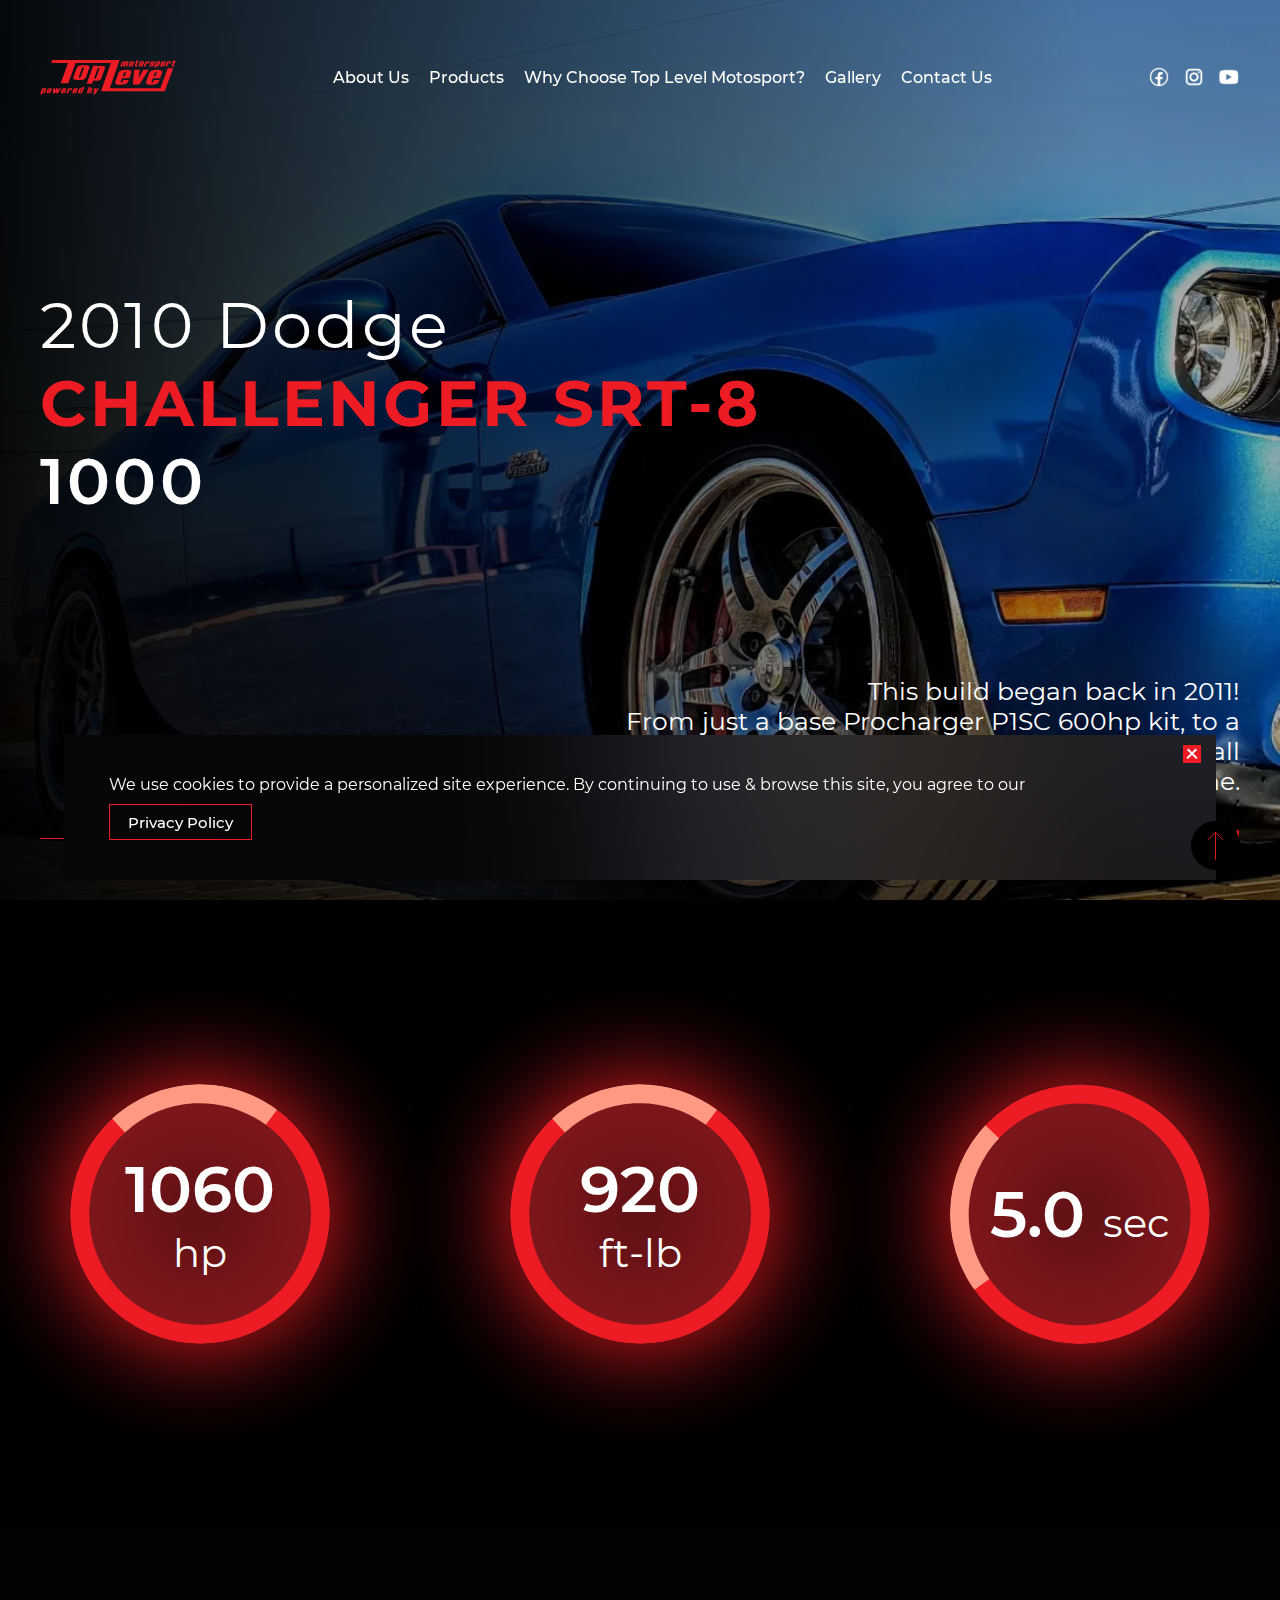
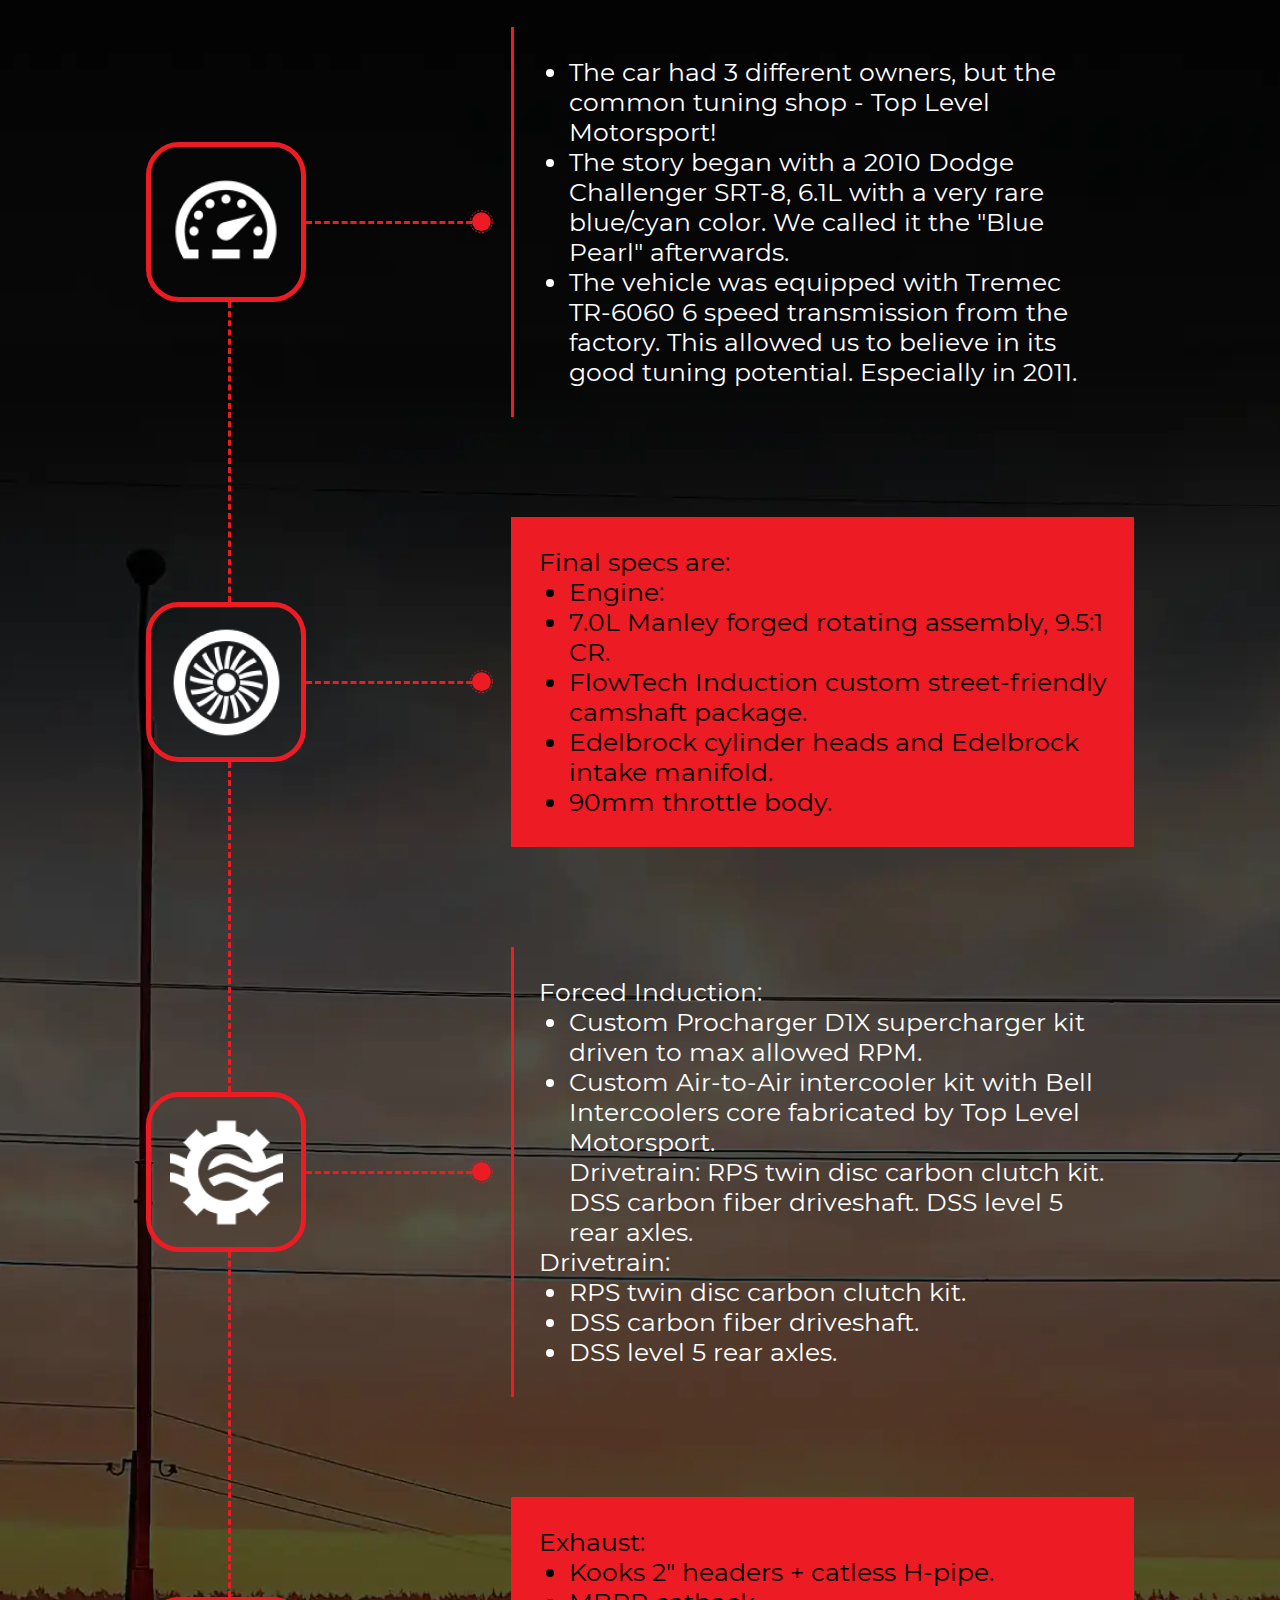
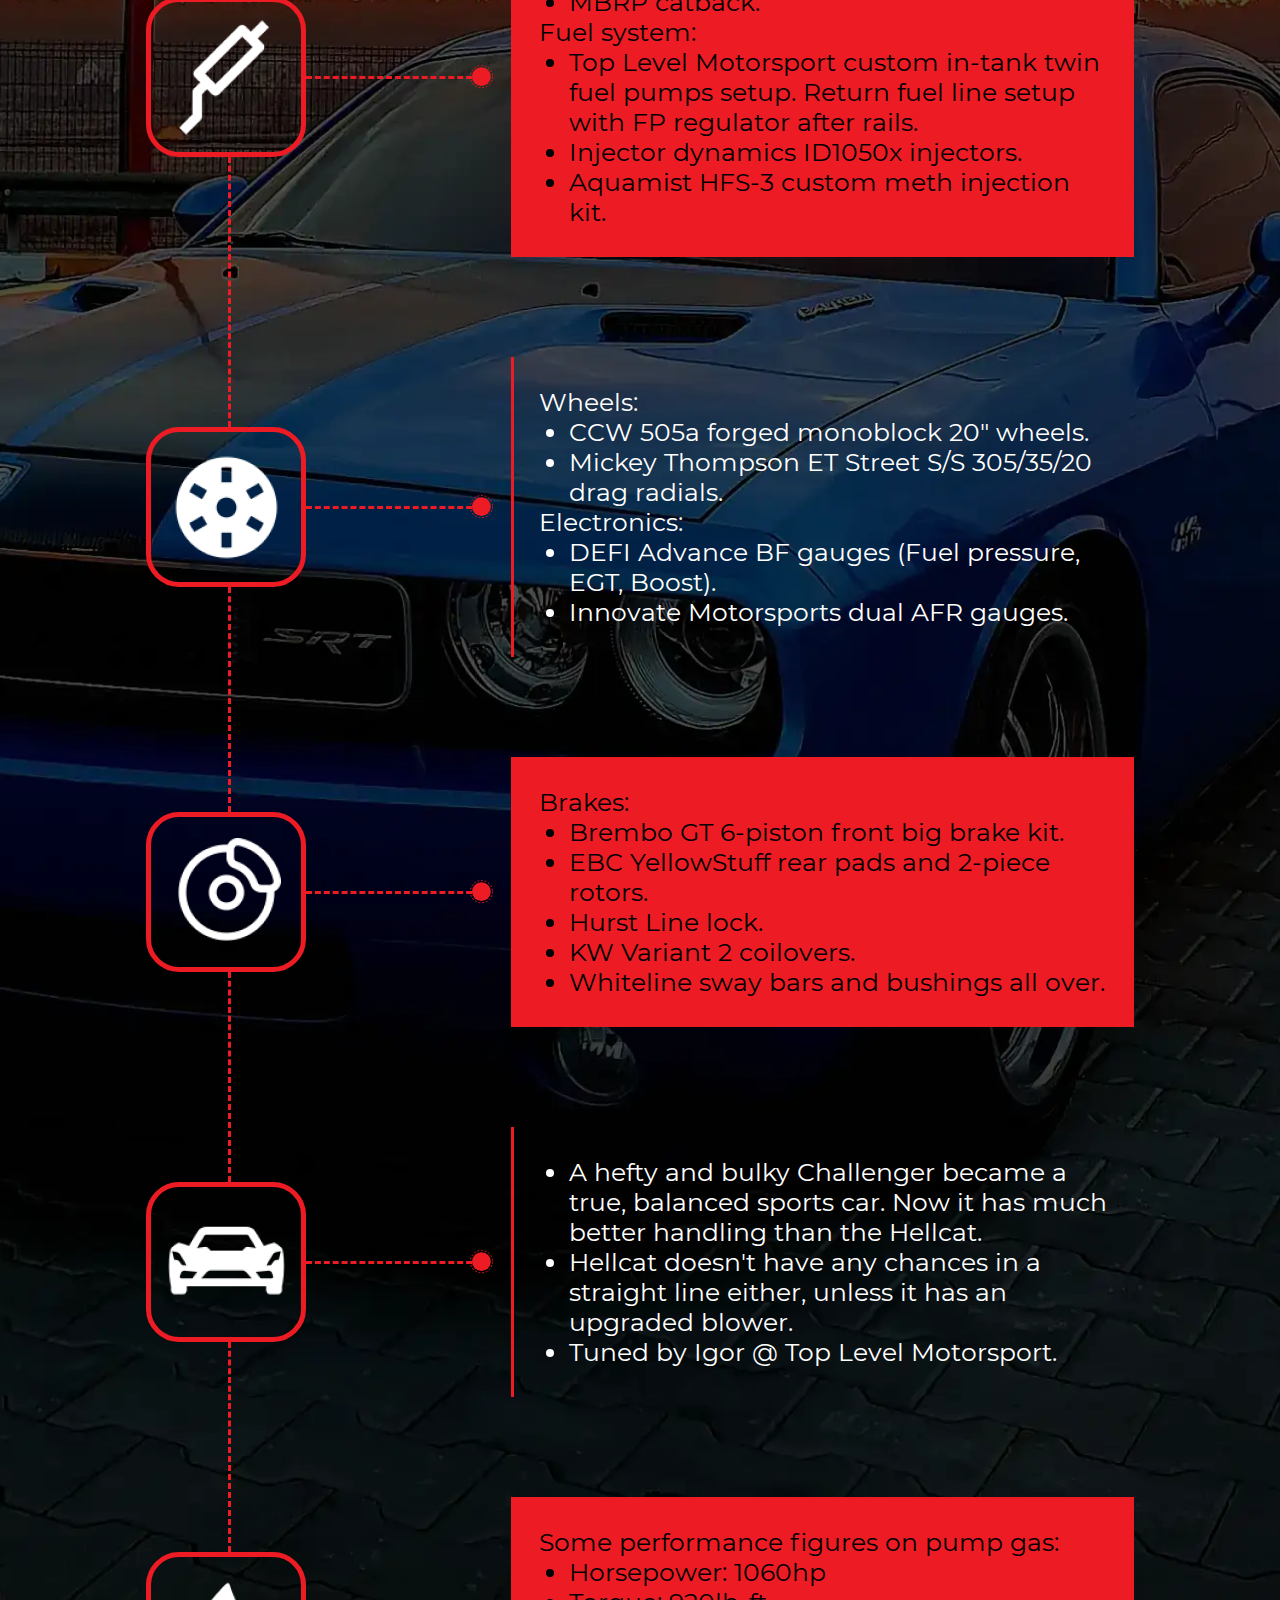
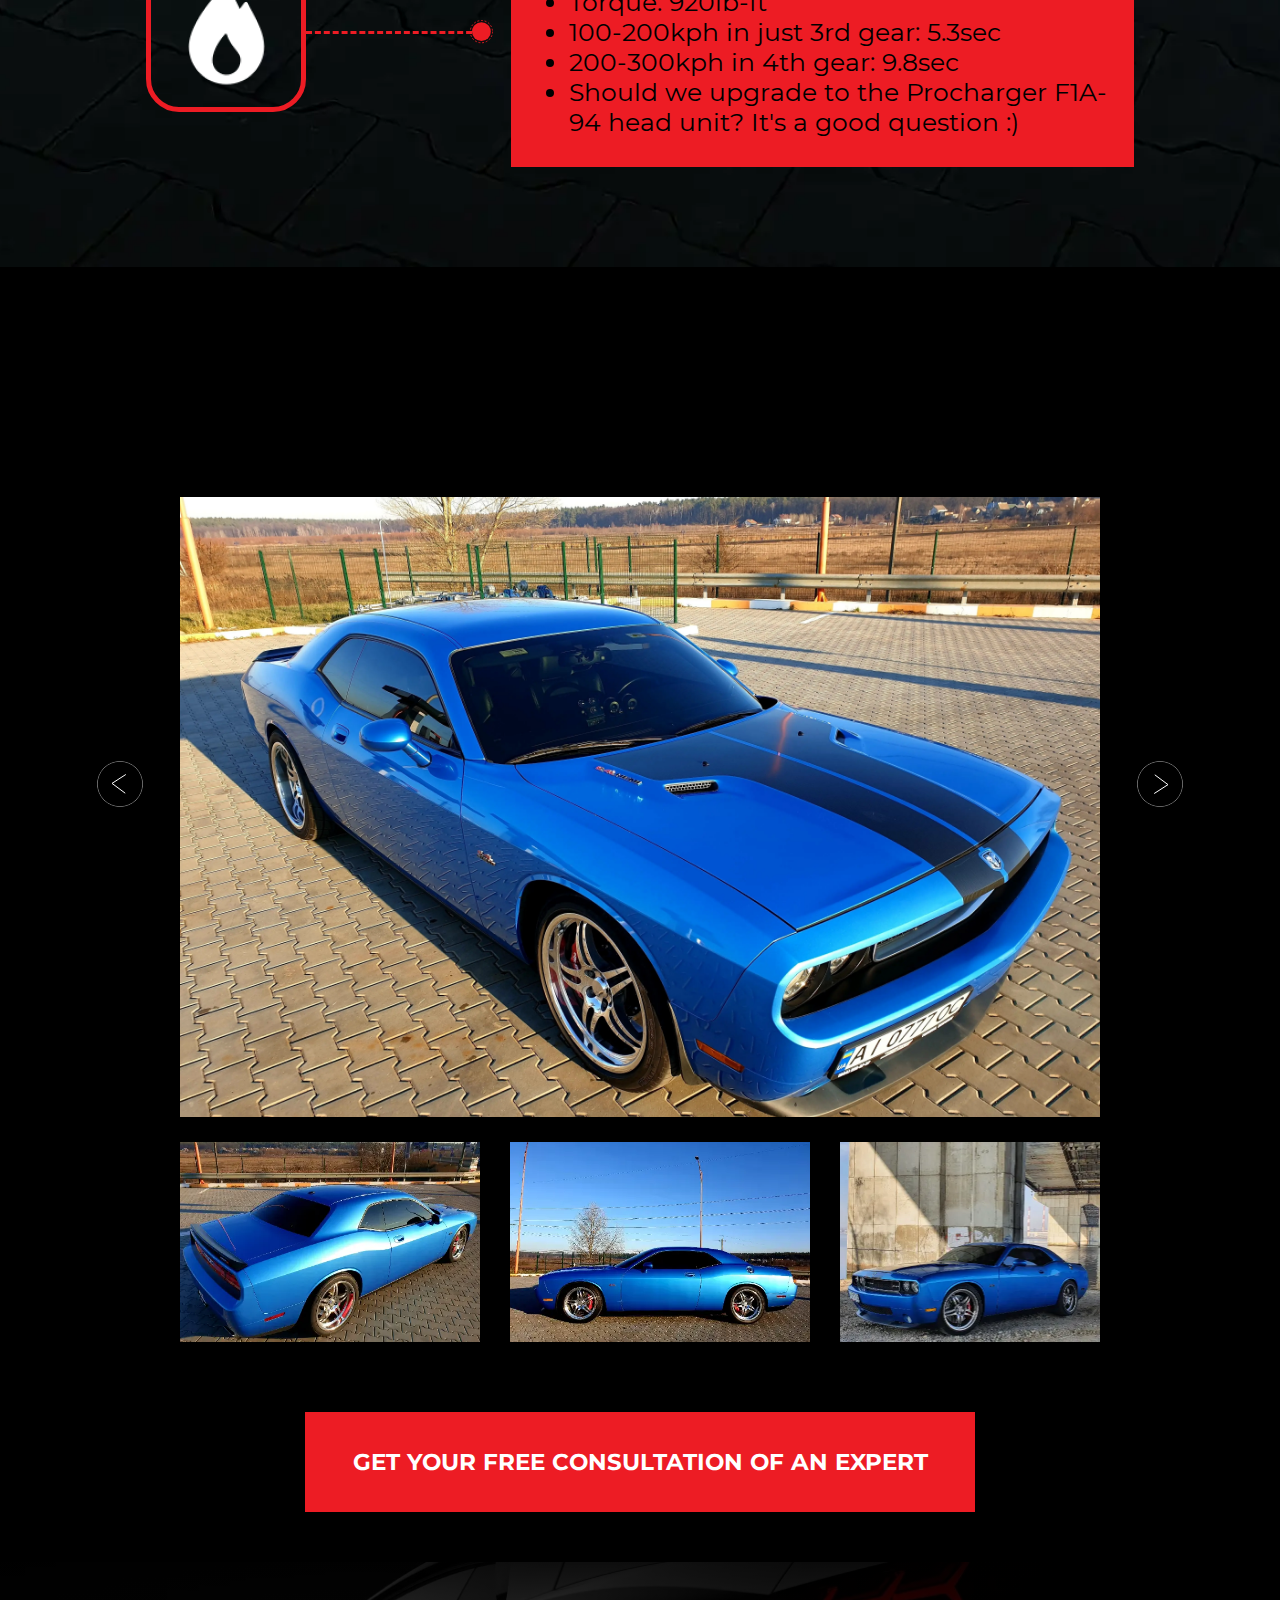
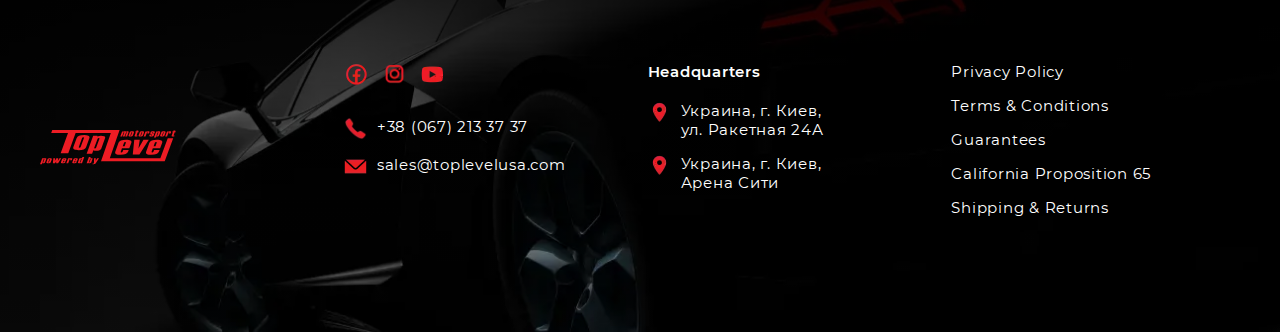
<file: pages/car/dodge-challenger.html>
<!DOCTYPE html>
<html lang="en">

<head>
    <meta charset="UTF-8">
    <meta http-equiv="X-UA-Compatible" content="IE=edge">
    <meta name="viewport" content="width=device-width, initial-scale=1.0">

    <link rel="stylesheet" href="../../library/owl.theme.default.min.css">
    <link rel="stylesheet" href="../../library/fancybox.css">
    <link rel="stylesheet" href="../../styles/main.css">

    <script src="../../library/jquery-3.6.0.min.js" defer></script>
    <script src="../../library/fancybox.umd.js" defer></script>
    <script src="../../library/owl.carousel.min.js" defer></script>
    <script src="../../library/lazyload.min.js" defer></script>
    <script src="../../scripts/sliders.js" defer></script>
    <script src="../../scripts/main.js" defer></script>

    <title>Dodge Challenger</title>

    <link rel="icon" href="../../images/icons/favicon/cropped-topfav-32x32.png" sizes="32x32">
    <link rel="icon" href="../../images/icons/favicon/cropped-topfav-192x192.png" sizes="192x192">
    <link rel="apple-touch-icon" href="../../images/icons/favicon/cropped-topfav-180x180.png">
    <meta name="msapplication-TileImage" content="../../images/icons/favicon/cropped-topfav-270x270.png">
<!-- Meta Pixel Code -->
<script>
  !function(f,b,e,v,n,t,s)
  {if(f.fbq)return;n=f.fbq=function(){n.callMethod?
  n.callMethod.apply(n,arguments):n.queue.push(arguments)};
  if(!f._fbq)f._fbq=n;n.push=n;n.loaded=!0;n.version='2.0';
  n.queue=[];t=b.createElement(e);t.async=!0;
  t.src=v;s=b.getElementsByTagName(e)[0];
  s.parentNode.insertBefore(t,s)}(window, document,'script',
  'https://connect.facebook.net/en_US/fbevents.js');
  fbq('init', '561022338678126');
  fbq('track', 'PageView');
</script>
<noscript><img height="1" width="1" style="display:none"
  src="https://www.facebook.com/tr?id=561022338678126&ev=PageView&noscript=1"
/></noscript>
<!-- End Meta Pixel Code -->
</head>

<body>
    <!-- header -->
    <div class="wrap-header">

        <header class="container">
            <a href="../../">
                <img class="logo" src="../../images/logo.svg" alt="TopLevel">
            </a>
            <nav>
                <a href="../../#about-us">About Us</a>
                <a href="../../#products">Products</a>
                <a href="../../#why-choose-tlm">Why Choose Top Level Motosport?</a>
                <a href="../../#video-gallery">Gallery</a>
                <a href="#footer">Contact Us</a>
            </nav>
            <div class="social">
                <a href="https://www.facebook.com/toplevelmotorsport/" target="_blank" rel="nofollow">
                    <img src="../../images/social/Facebook.svg" alt="Fb">
                </a>
                <a href="https://www.instagram.com/toplevelmotorsport/" target="_blank" rel="nofollow">
                    <img src="../../images/social/Instagram.svg" alt="Inst">
                </a>
                <a href="https://www.youtube.com/channel/UCm-yhsFn0Vdtiple5sNcXTQ" target="_blank" rel="nofollow">
                    <img src="../../images/social/YouTube.svg" alt="YouTube">
                </a>
            </div>
        </header>


        <div class="mobile">
            <a href="../../">
                <img class="logo" src="../../images/logo.svg" alt="TopLevel">
            </a>

            <div class="burger ">
                <div class="burger__line"></div>
                <div class="burger__line"></div>
                <div class="burger__line"></div>
            </div>

            <header>
                <a href="../../">
                    <img class="logo" src="../../images/logo.svg" alt="TopLevel">
                </a>

                <nav>
                    <a href="../../#about-us">About Us</a>
                    <a href="../../#products">Products</a>
                    <a href="../../#why-choose-tlm">Why Choose Top Level Motosport?</a>
                    <a href="../../#video-gallery">Gallery</a>
                    <a href="#footer">Contact Us</a>
                </nav>
                <div class="social">
                    <a href="https://www.facebook.com/toplevelmotorsport/" target="_blank" rel="nofollow">
                        <img src="../../images/social/Facebook.svg" alt="Fb">
                    </a>
                    <a href="https://www.instagram.com/toplevelmotorsport/" target="_blank" rel="nofollow">
                        <img src="../../images/social/Instagram.svg" alt="Inst">
                    </a>
                    <a href="https://www.youtube.com/channel/UCm-yhsFn0Vdtiple5sNcXTQ" target="_blank" rel="nofollow">
                        <img src="../../images/social/YouTube.svg" alt="YouTube">
                    </a>
                </div>
            </header>
        </div>
    </div>
    <!-- header -->

    <div class="car-page">

        <div class="preview dodge">
            <div class="container">
                <h1>2010 Dodge
                    <br>
                    <span class="red">
                        Challenger SRT-8
                    </span>
                    <br>
                    <b>1000</b>
                </h1>

                <p class="info">
                    This build began back in 2011!
                    <br>
                    From just a base Procharger P1SC 600hp kit, to a 1000+hp daily driven monster. This vehicle had all
                    kinds of performance stages one could imagine.
                </p>

                <div class="motto">
                    <div class="line"></div>
                    <p>A true story to tell!</p>
                </div>
            </div>
        </div>

        <div class="characteristics container">
            <div class="characteristics__item">
                <span><b>1060</b>
                    <br>
                    hp
                </span>

                <img src="../../images/page-car/circle-north.svg" alt="circle">
            </div>

            <div class="characteristics__item">
                <span><b>920</b>
                    <br>
                    ft-lb
                </span>

                <img src="../../images/page-car/circle-north.svg" alt="circle">
            </div>

            <div class="characteristics__item">
                <span><b>5.0 </b>sec
                </span>

                <img src="../../images/page-car/circle-west.svg" alt="circle">
            </div>
        </div>


        <div class="steps dodge">
            <div class="steps__row">
                <div class="img-wrap">
                    <img src="../../images/page-car/icons/dodge-1.webp" alt="Blue Pearl">
                </div>

                <div class="dotted-line"></div>

                <div class="description description-border">
                    <ul>
                        <li>The car had 3 different owners, but the common tuning shop - Top Level Motorsport!</li>
                        <li>The story began with a 2010 Dodge Challenger SRT-8, 6.1L with a very rare blue/cyan color.
                            We called it the "Blue Pearl" afterwards.</li>
                        <li>The vehicle was equipped with Tremec TR-6060 6 speed transmission from the factory. This
                            allowed us to believe in its good tuning potential. Especially in 2011.</li>
                    </ul>
                </div>
            </div>

            <div class="steps__row">
                <div class="img-wrap">
                    <img src="../../images/page-car/icons/dodge-2.webp" alt="Engine">
                </div>

                <div class="dotted-line"></div>

                <div class="description description-background">
                    Final specs are:

                    <ul>
                        <li>Engine:</li>
                        <li>7.0L Manley forged rotating assembly, 9.5:1 CR.</li>
                        <li>FlowTech Induction custom street-friendly camshaft package.</li>
                        <li>Edelbrock cylinder heads and Edelbrock intake manifold.</li>
                        <li>90mm throttle body.</li>
                    </ul>
                </div>
            </div>

            <div class="steps__row">
                <div class="img-wrap">
                    <img src="../../images/page-car/icons/dodge-3.webp" alt="Forced Induction">
                </div>

                <div class="dotted-line"></div>

                <div class="description description-border">
                    Forced Induction:
                    <ul>
                        <li>Custom Procharger D1X supercharger kit driven to max allowed RPM.</li>
                        <li>Custom Air-to-Air intercooler kit with Bell Intercoolers core fabricated by Top Level
                            Motorsport.</li>

                        Drivetrain:
                        RPS twin disc carbon clutch kit.
                        DSS carbon fiber driveshaft.
                        DSS level 5 rear axles.
                    </ul>

                    Drivetrain:
                    <ul>
                        <li>RPS twin disc carbon clutch kit.</li>
                        <li>DSS carbon fiber driveshaft.</li>
                        <li>DSS level 5 rear axles.</li>
                    </ul>
                </div>
            </div>

            <div class="steps__row">
                <div class="img-wrap">
                    <img src="../../images/page-car/icons/dodge-4.webp" alt="Exhaust">
                </div>

                <div class="dotted-line"></div>

                <div class="description description-background">
                    Exhaust:
                    <ul>
                        <li>Kooks 2" headers + catless H-pipe.</li>
                        <li>MBRP catback.</li>
                    </ul>

                    Fuel system:
                    <ul>
                        <li>Top Level Motorsport custom in-tank twin fuel pumps setup. Return fuel line setup with FP
                            regulator after rails.</li>
                        <li>Injector dynamics ID1050x injectors.</li>
                        <li>Aquamist HFS-3 custom meth injection kit.</li>
                    </ul>
                </div>
            </div>

            <div class="steps__row">
                <div class="img-wrap">
                    <img src="../../images/page-car/icons/dodge-5.webp" alt="Wheels">
                </div>

                <div class="dotted-line"></div>

                <div class="description description-border">
                    Wheels:
                    <ul>
                        <li>CCW 505a forged monoblock 20" wheels.</li>
                        <li>Mickey Thompson ET Street S/S 305/35/20 drag radials.</li>
                    </ul>

                    Electronics:
                    <ul>
                        <li>DEFI Advance BF gauges (Fuel pressure, EGT, Boost).</li>
                        <li>Innovate Motorsports dual AFR gauges.</li>
                    </ul>
                </div>
            </div>

            <div class="steps__row">
                <div class="img-wrap">
                    <img src="../../images/page-car/icons/dodge-6.webp" alt="Brakes">
                </div>

                <div class="dotted-line"></div>

                <div class="description description-background">
                    Brakes:
                    <ul>
                        <li>Brembo GT 6-piston front big brake kit.</li>
                        <li>EBC YellowStuff rear pads and 2-piece rotors. </li>
                        <li>Hurst Line lock.</li>
                        <li>KW Variant 2 coilovers.</li>
                        <li>Whiteline sway bars and bushings all over.</li>
                    </ul>
                </div>
            </div>

            <div class="steps__row">
                <div class="img-wrap">
                    <img src="../../images/page-car/icons/dodge-7.webp" alt="bulky">
                </div>

                <div class="dotted-line"></div>

                <div class="description description-border">
                    <ul>
                        <li>A hefty and bulky Challenger became a true, balanced sports car. Now it has much better
                            handling than the Hellcat.</li>
                        <li>Hellcat doesn't have any chances in a straight line either, unless it has an upgraded
                            blower. </li>
                        <li>Tuned by Igor @ Top Level Motorsport.</li>
                    </ul>
                </div>
            </div>

            <div class="steps__row">
                <div class="img-wrap">
                    <img src="../../images/page-car/icons/dodge-8.webp" alt="performance">
                </div>

                <div class="dotted-line"></div>

                <div class="description description-background">
                    Some performance figures on pump gas:
                    <ul>
                        <li>Horsepower: 1060hp</li>
                        <li>Torque: 920lb-ft</li>
                        <li>100-200kph in just 3rd gear: 5.3sec</li>
                        <li>200-300kph in 4th gear: 9.8sec</li>
                        <li>Should we upgrade to the Procharger F1A-94 head unit? It's a good question :)</li>
                    </ul>
                </div>
            </div>
        </div>

        <div id="video-gallery" class="video-slider-wrap gallery">

            <div id="video-carousel" class="carousel">
                <div class="carousel__slide">
                    <a data-fancybox="photo-gallery" href="../../images/page-car/slider/dodge/3.webp">
                        <img src="../../images/page-car/slider/dodge/3.webp" alt="3.webp">
                    </a>
                </div>
                <div class="carousel__slide">
                    <a data-fancybox="photo-gallery" href="../../images/page-car/slider/dodge/4.webp">
                        <img src="../../images/page-car/slider/dodge/4.webp" alt="4.webp">
                    </a>
                </div>
                <div class="carousel__slide">
                    <a data-fancybox="photo-gallery" href="../../images/page-car/slider/dodge/5.webp">
                        <img src="../../images/page-car/slider/dodge/5.webp" alt="5.webp">
                    </a>
                </div>
                <div class="carousel__slide">
                    <a data-fancybox="photo-gallery" href="../../images/page-car/slider/dodge/1.webp">
                        <img src="../../images/page-car/slider/dodge/1.webp" alt="1.webp">
                    </a>
                </div>
                <div class="carousel__slide">
                    <a data-fancybox="photo-gallery" href="../../images/page-car/slider/dodge/2.webp">
                        <img src="../../images/page-car/slider/dodge/2.webp" alt="2.webp">
                    </a>
                </div>
                <div class="carousel__slide">
                    <a data-fancybox="photo-gallery" href="../../images/page-car/slider/dodge/6.webp">
                        <img src="../../images/page-car/slider/dodge/6.webp" alt="6.webp">
                    </a>
                </div>
                <div class="carousel__slide">
                    <a data-fancybox="photo-gallery" href="../../images/page-car/slider/dodge/7.webp">
                        <img src="../../images/page-car/slider/dodge/7.webp" alt="7.webp">
                    </a>
                </div>
                <div class="carousel__slide">
                    <a data-fancybox="photo-gallery" href="../../images/page-car/slider/dodge/8.webp">
                        <img src="../../images/page-car/slider/dodge/8.webp" alt="8.webp">
                    </a>
                </div>
                <div class="carousel__slide">
                    <a data-fancybox="photo-gallery" href="../../images/page-car/slider/dodge/9.webp">
                        <img src="../../images/page-car/slider/dodge/9.webp" alt="9.webp">
                    </a>
                </div>
                <div class="carousel__slide">
                    <a data-fancybox="photo-gallery" href="../../images/page-car/slider/dodge/10.webp">
                        <img src="../../images/page-car/slider/dodge/10.webp" alt="10.webp">
                    </a>
                </div>
                <div class="carousel__slide">
                    <a data-fancybox="photo-gallery" href="../../images/page-car/slider/dodge/11.webp">
                        <img src="../../images/page-car/slider/dodge/11.webp" alt="11.webp">
                    </a>
                </div>
                <div class="carousel__slide">
                    <a data-fancybox="photo-gallery" href="../../images/page-car/slider/dodge/12.webp">
                        <img src="../../images/page-car/slider/dodge/12.webp" alt="12.webp">
                    </a>
                </div>
                <div class="carousel__slide">
                    <a data-fancybox="photo-gallery" href="../../images/page-car/slider/dodge/13.webp">
                        <img src="../../images/page-car/slider/dodge/13.webp" alt="13.webp">
                    </a>
                </div>
                <div class="carousel__slide">
                    <a data-fancybox="photo-gallery" href="../../images/page-car/slider/dodge/14.webp">
                        <img src="../../images/page-car/slider/dodge/14.webp" alt="14.webp">
                    </a>
                </div>
                <div class="carousel__slide">
                    <a data-fancybox="photo-gallery" href="../../images/page-car/slider/dodge/15.webp">
                        <img src="../../images/page-car/slider/dodge/15.webp" alt="15.webp">
                    </a>
                </div>
                <div class="carousel__slide">
                    <a data-fancybox="photo-gallery" href="../../images/page-car/slider/dodge/16.webp">
                        <img src="../../images/page-car/slider/dodge/16.webp" alt="16.webp">
                    </a>
                </div>
                <div class="carousel__slide">
                    <a data-fancybox="photo-gallery" href="../../images/page-car/slider/dodge/17.webp">
                        <img src="../../images/page-car/slider/dodge/17.webp" alt="17.webp">
                    </a>
                </div>
            </div>

            <div id="video-thumb-carousel" class="carousel">
                <div class="carousel__slide">
                    <img src="../../images/page-car/slider/dodge/3-small.webp" alt="3.webp">
                </div>
                <div class="carousel__slide">
                    <img src="../../images/page-car/slider/dodge/4-small.webp" alt="4.webp">
                </div>
                <div class="carousel__slide">
                    <img src="../../images/page-car/slider/dodge/5-small.webp" alt="5.webp">
                </div>
                <div class="carousel__slide">
                    <img src="../../images/page-car/slider/dodge/1-small.webp" alt="1">
                </div>
                <div class="carousel__slide">
                    <img src="../../images/page-car/slider/dodge/2-small.webp" alt="2">
                </div>
                <div class="carousel__slide">
                    <img src="../../images/page-car/slider/dodge/6-small.webp" alt="6.webp">
                </div>
                <div class="carousel__slide">
                    <img src="../../images/page-car/slider/dodge/7-small.webp" alt="7.webp">
                </div>
                <div class="carousel__slide">
                    <img src="../../images/page-car/slider/dodge/8-small.webp" alt="8.webp">
                </div>
                <div class="carousel__slide">
                    <img src="../../images/page-car/slider/dodge/9-small.webp" alt="9.webp">
                </div>
                <div class="carousel__slide">
                    <img src="../../images/page-car/slider/dodge/10-small.webp" alt="10.webp">
                </div>
                <div class="carousel__slide">
                    <img src="../../images/page-car/slider/dodge/11-small.webp" alt="11.webp">
                </div>
                <div class="carousel__slide">
                    <img src="../../images/page-car/slider/dodge/12-small.webp" alt="12.webp">
                </div>
                <div class="carousel__slide">
                    <img src="../../images/page-car/slider/dodge/13-small.webp" alt="13.webp">
                </div>
                <div class="carousel__slide">
                    <img src="../../images/page-car/slider/dodge/14-small.webp" alt="14.webp">
                </div>
                <div class="carousel__slide">
                    <img src="../../images/page-car/slider/dodge/15-small.webp" alt="15.webp">
                </div>
                <div class="carousel__slide">
                    <img src="../../images/page-car/slider/dodge/16-small.webp" alt="16.webp">
                </div>
                <div class="carousel__slide">
                    <img src="../../images/page-car/slider/dodge/17-small.webp" alt="17.webp">
                </div>
            </div>
        </div>


        <button class="btn-filled" data-modal="form-contacts"> Get your FREE consultation of an expert</button>
    </div>

    <footer id="footer">
        <div class="container">
            <div class="footer-items">
                <div class="logo">
                    <a href="../../">
                        <img src="../../images/logo.svg" alt="TopLevel">
                    </a>
                </div>

                <div class="feedback">
                    <div class="social">
                        <a href="https://www.facebook.com/toplevelmotorsport/" target="_blank" rel="nofollow">
                            <img src="../../images/social/red-Facebook.webp" alt="facebook">
                        </a>
                        <a href="https://www.instagram.com/toplevelmotorsport/" target="_blank" rel="nofollow">
                            <img src="../../images/social/red-Instagram.webp" alt="Instagram">
                        </a>
                        <a href="https://www.youtube.com/channel/UCm-yhsFn0Vdtiple5sNcXTQ" target="_blank"
                            rel="nofollow">
                            <img src="../../images/social/red-YouTube.webp" alt="YouTube">
                        </a>
                    </div>

                    <div class="contacts">
                        <div class="contacts__item">
                            <img src="../../images/icons/Phone.webp" alt="Phone">
                            <a href="tel:+380672133737">+38 (067) 213 37 37</a>
                        </div>

                        <div class="contacts__item">
                            <img src="../../images/icons/Mail.webp" alt="Mail">
                            <a href="mailto:sales@toplevelusa.com">sales@toplevelusa.com</a>
                        </div>
                    </div>
                </div>

                <div class="anchor-top">
                    <a href="#"></a>
                </div>

                <div class="contacts">
                    <h4>Headquarters</h4>

                    <div class="contacts__item">
                        <img src="../../images/icons/Location.webp" alt="L">
                        <p>Украина, г. Киев,<br> ул. Ракетная 24А</p>
                    </div>

                    <div class="contacts__item">
                        <img src="../../images/icons/Location.webp" alt="L">
                        <p>Украина, г. Киев, <br> Арена Сити</p>
                    </div>
                </div>

                <div class="usefull-links">
                    <a href="../privacy.html" target="_blank">Privacy Policy</a>
                    <a href="../terms.html" target="_blank">Terms & Conditions</a>
                    <a href="../guarantees.html" target="_blank">Guarantees</a>
                    <button data-modal="california">California Proposition 65</button>
                    <a href="../shipping.html" target="_blank">Shipping & Returns</a>
                </div>
            </div>
        </div>
    </footer>

    <div class="anchor-top anchor-fixed">
        <a href="#"></a>
    </div>

    <div class="cookies">
        <div class="close">
            <span></span>
            <span></span>
        </div>

        <p>We use cookies to provide a personalized site experience. By continuing to use & browse this site, you agree
            to our</p>

        <a href="../privacy.html" class="btn">Privacy Policy</a>
    </div>

    <div class="modal california">
        <div class="modal-content">
            <div class="close">
                <span></span>
                <span></span>
            </div>

            <h2>ABOUT CALIFORNIA PROPOSITION 65</h2>

            <p>California&rsquo;s Proposition 65 entitles California consumers to special warnings for products that
                contain
                chemicals known to the state of California to cause cancer and birth defects or other reproductive harm
                if
                those products expose consumers to such chemicals above certain threshold levels. Top Level Motorsport
                cares
                about our customer&rsquo;s safety and hope that the information below helps with your buying decisions.
            </p>

            <p>We are providing the following warning for products linked to this page:

                <br>
                <b>WARNING:</b> This product can expose you to chemicals known to the State of California to cause
                cancer and birth defects or other reproductive harm.
            </p>

            <p>For more information visit <a href="www.P65warnings.ca.gov" target="_blank">www.P65warnings.ca.gov</a>.
            </p>
        </div>
    </div>

    <div class="modal modal-form form-contacts ">
        <div class="modal-content">
            <div class="close">
                <span></span>
                <span></span>
            </div>

            <h4>Leave your contact details</h4>
            <p class="subtitle">So that our specialist can reply as soon as possible</p>

            <form action="" method="post" id="contact">
                <input type="text" name="name" placeholder="Your Name" required>
                <input type="email" name="email" placeholder="E-mail" required>
                <input type="text" name="model" placeholder="Make & Model" required>
                <input type="text" name="upgrade" placeholder="What do you want to upgrade" required>
                <input type="hidden" name="formId" value="contacts" />

                <button type="submit" class="btn-filled" data-form="contact">Submit an Application</button>

                <div class="checkbox-wrap">
                    <label class="checkcontainer">
                        <input type="checkbox" name="policy" checked required>
                        <span class="checkmark"></span>
                    </label>

                    <a href="../privacy.html" target="_blank">Privacy Policy</a>
                </div>
            </form>
        </div>
    </div>

    <div class="modal thanks">
        <div class="modal-content">
            <div class="close">
                <span></span>
                <span></span>
            </div>

            <h4>Thank you!</h4>
            <p class="subtitle">Your application has been accepted, our Specialist will contact you as soon as possible.
            </p>

            <div class="social">
                <a href="https://www.facebook.com/toplevelmotorsport/" target="_blank" rel="nofollow">
                    <img src="../../images/social/red-Facebook36x36.webp" alt="facebook">
                </a>
                <a href="https://www.instagram.com/toplevelmotorsport/" target="_blank" rel="nofollow">
                    <img src="../../images/social/red-Instagram36x36.webp" alt="Instagram">
                </a>
                <a href="https://www.youtube.com/channel/UCm-yhsFn0Vdtiple5sNcXTQ" target="_blank" rel="nofollow">
                    <img src="../../images/social/red-YouTube36x36.webp" alt="YouTube">
                </a>
            </div>

            <p class="small">
                Our company donates 5% of our <br>
                earnings <br>
                to the Humanitarian Aid Fund of Ukraine

            </p>
        </div>
    </div>
</body>

</html>
</file>
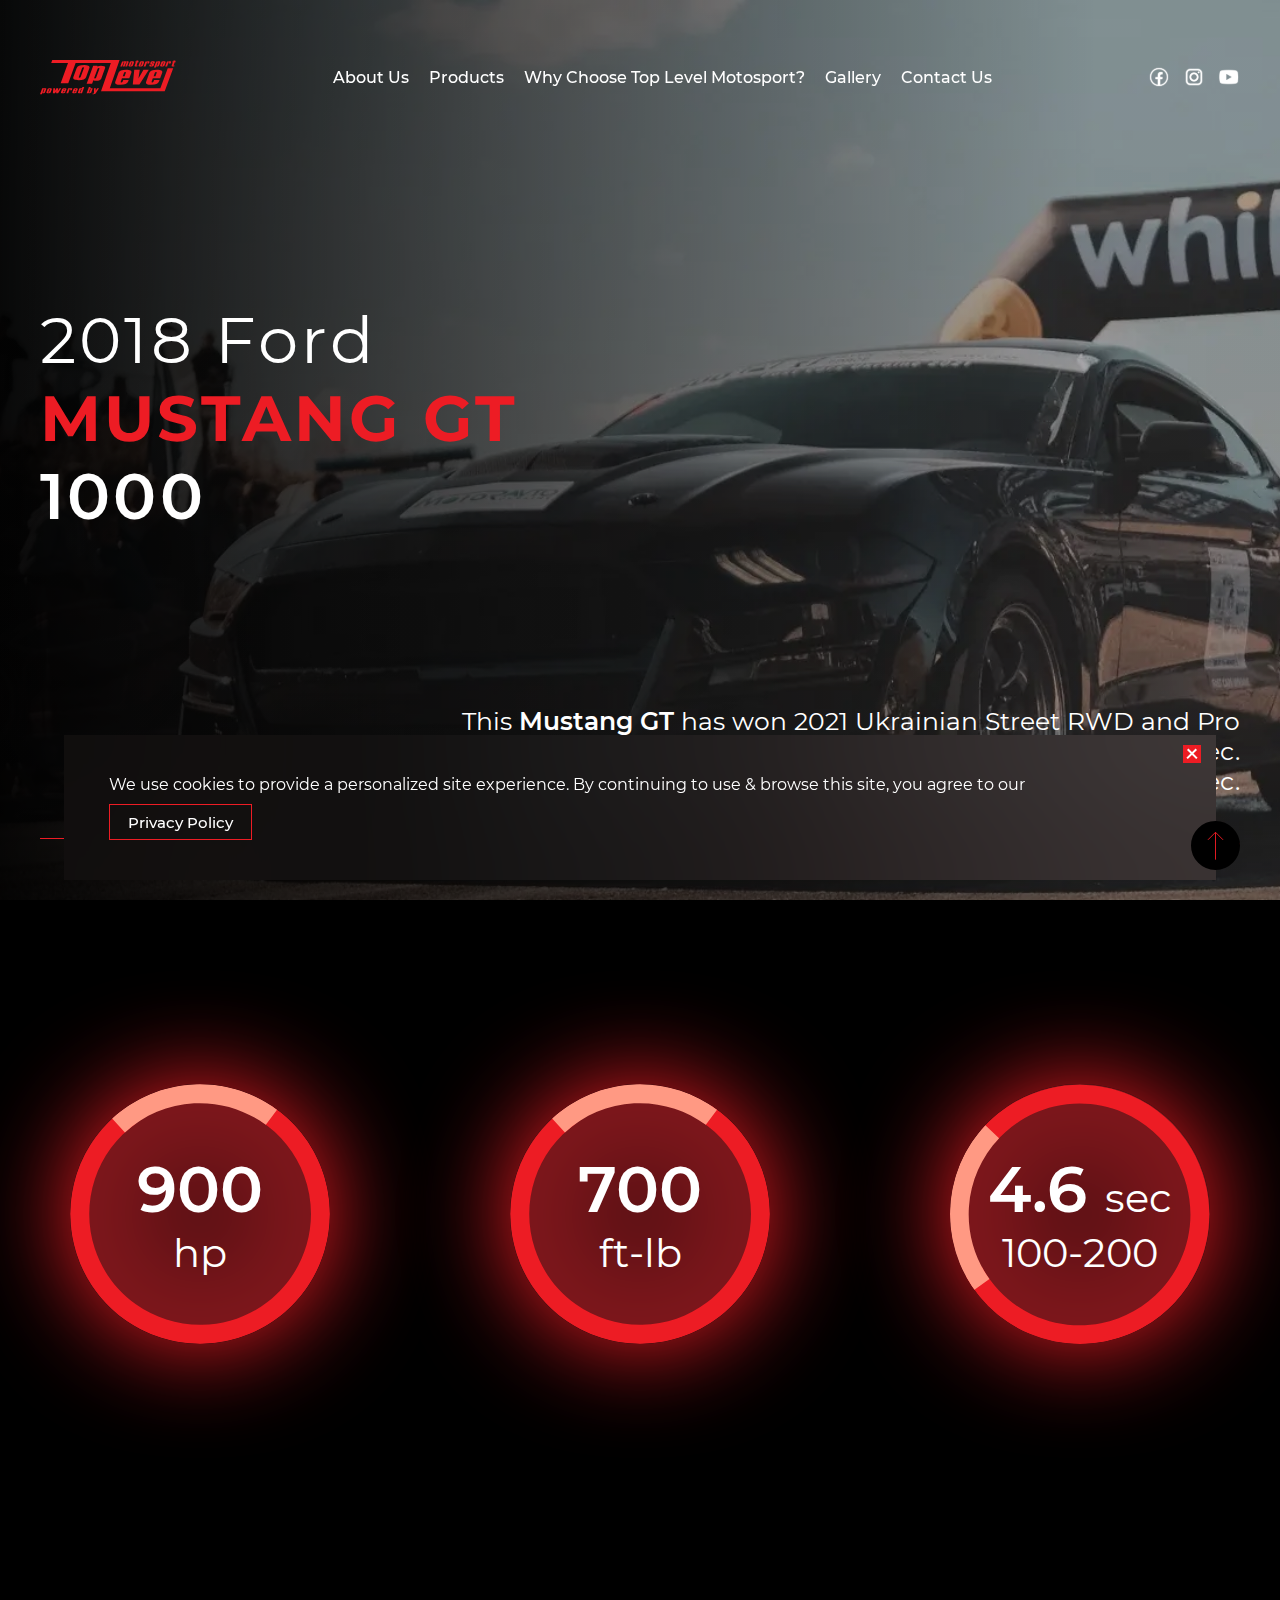
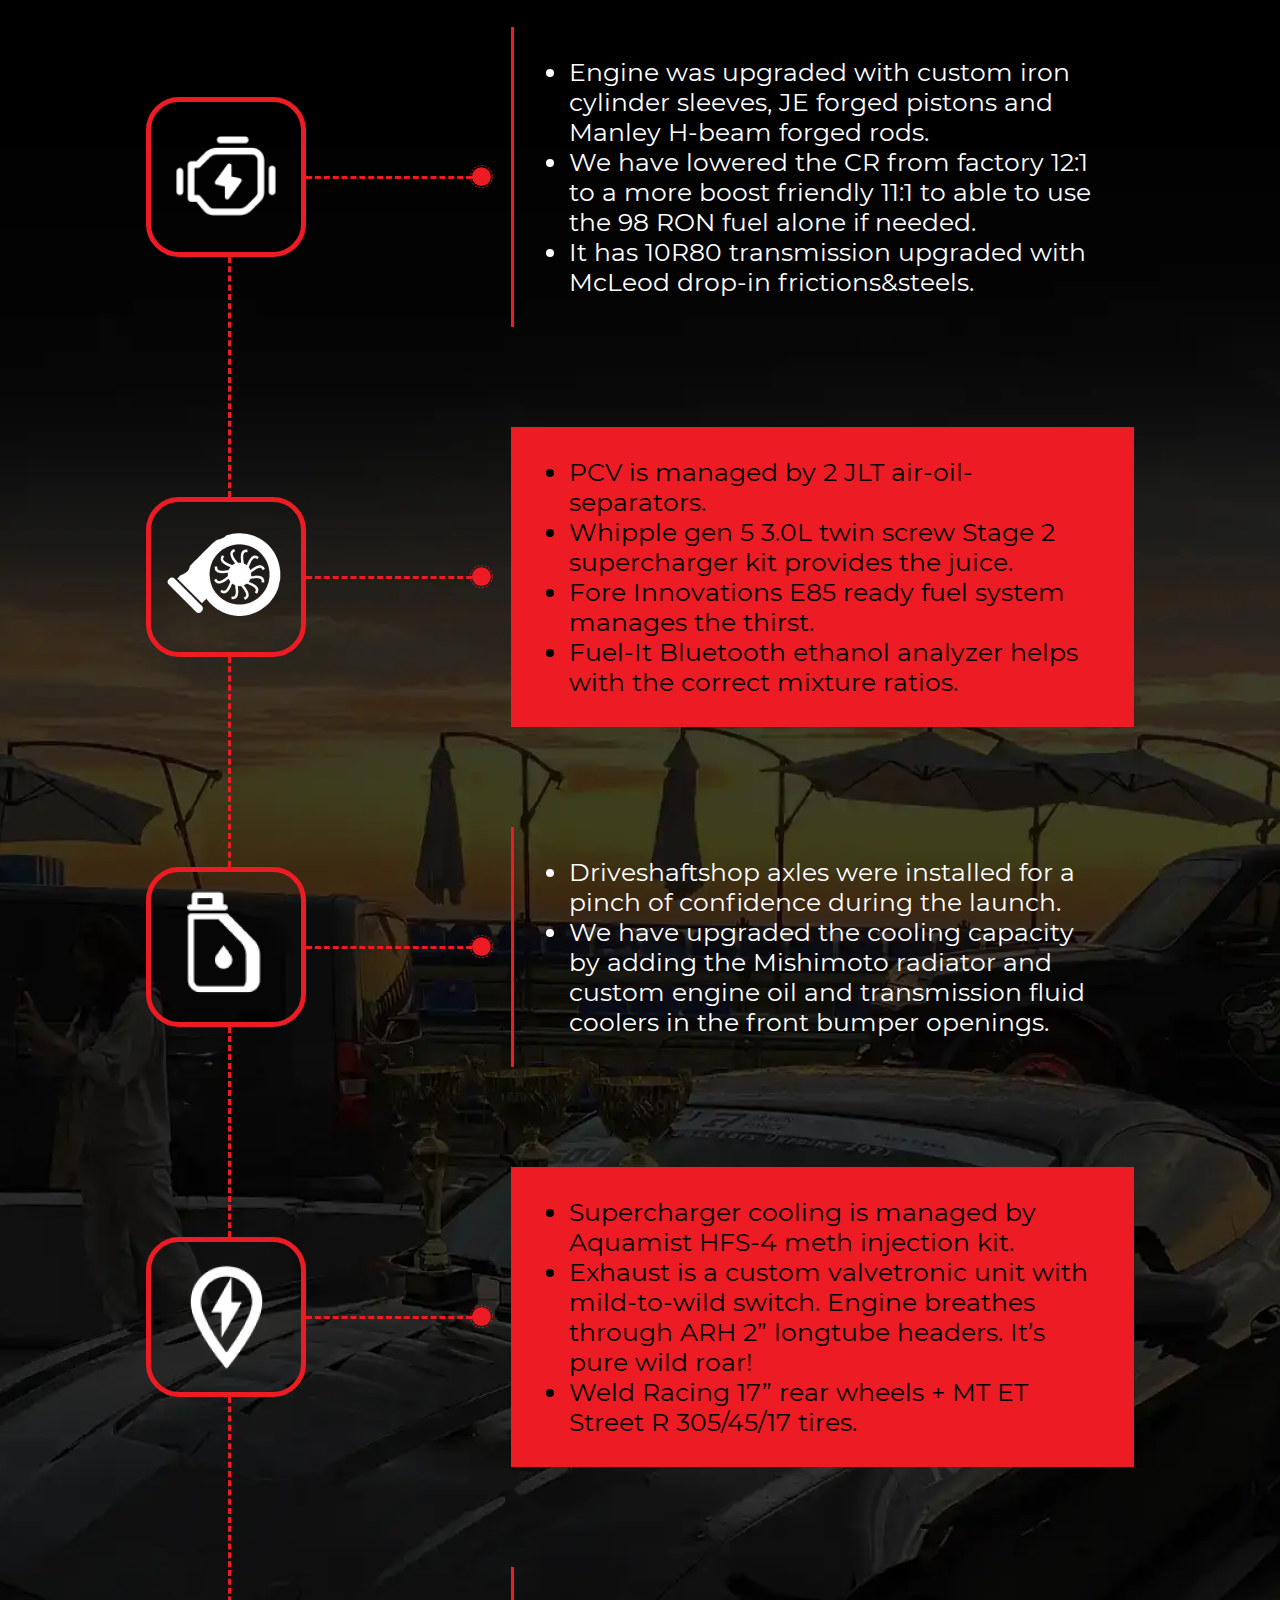
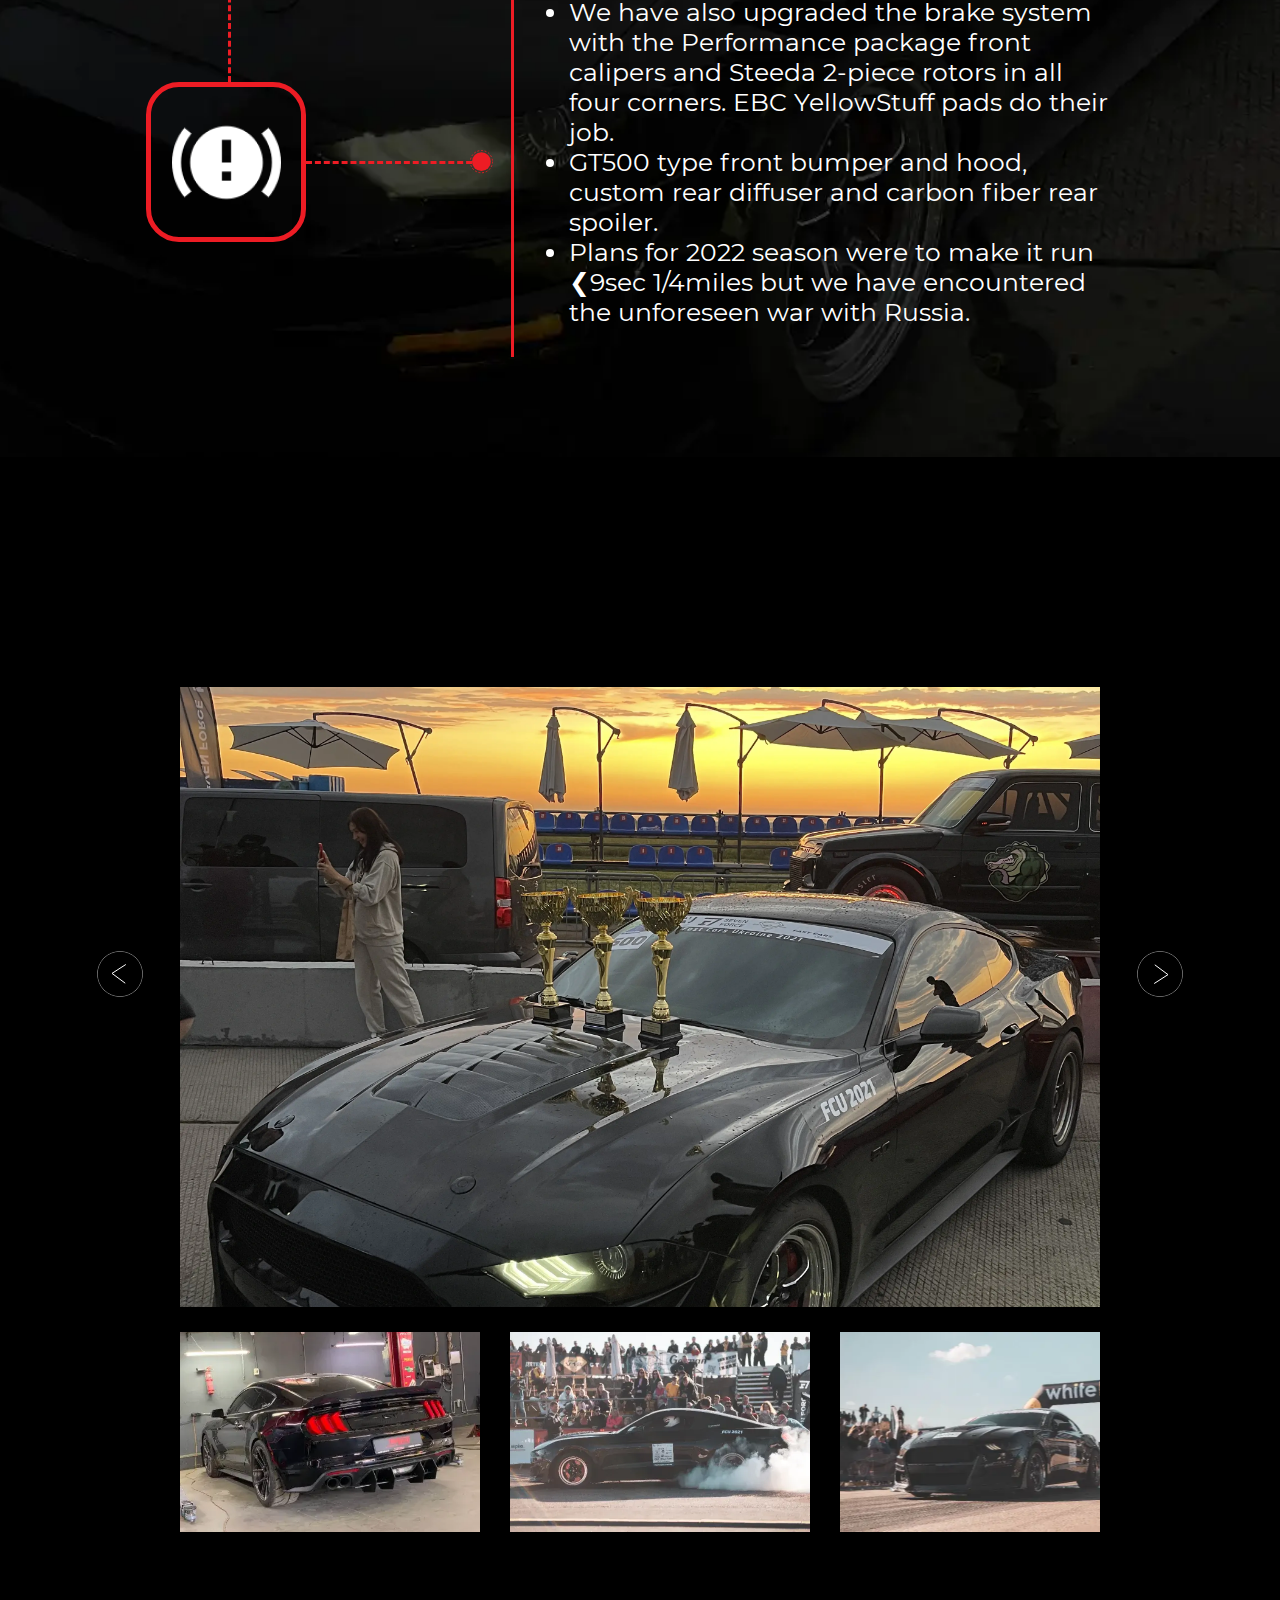
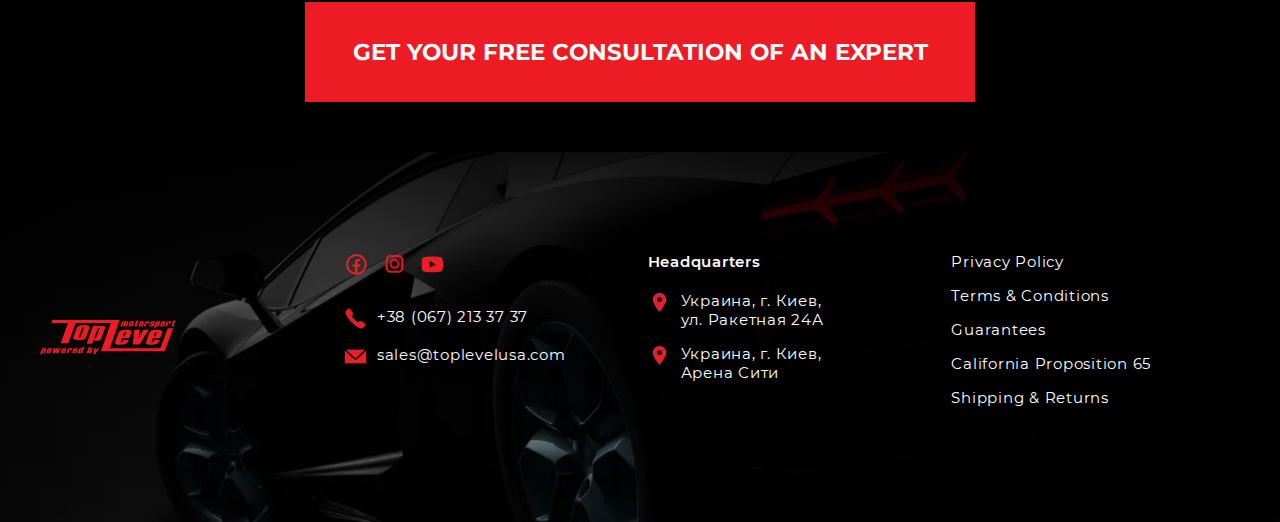
<file: pages/car/ford-mustang.html>
<!DOCTYPE html>
<html lang="en">

<head>
    <meta charset="UTF-8">
    <meta http-equiv="X-UA-Compatible" content="IE=edge">
    <meta name="viewport" content="width=device-width, initial-scale=1.0">

    <link rel="stylesheet" href="../../library/owl.theme.default.min.css">
    <link rel="stylesheet" href="../../library/fancybox.css">
    <link rel="stylesheet" href="../../styles/main.css">

    <script src="../../library/jquery-3.6.0.min.js" defer></script>
    <script src="../../library/fancybox.umd.js" defer></script>
    <script src="../../library/owl.carousel.min.js" defer></script>
    <script src="../../library/lazyload.min.js" defer></script>
    <script src="../../scripts/sliders.js" defer></script>
    <script src="../../scripts/main.js" defer></script>

    <title>Ford Mustang GT</title>

    <link rel="icon" href="../../images/icons/favicon/cropped-topfav-32x32.png" sizes="32x32">
    <link rel="icon" href="../../images/icons/favicon/cropped-topfav-192x192.png" sizes="192x192">
    <link rel="apple-touch-icon" href="../../images/icons/favicon/cropped-topfav-180x180.png">
    <meta name="msapplication-TileImage" content="../../images/icons/favicon/cropped-topfav-270x270.png">
<!-- Meta Pixel Code -->
<script>
  !function(f,b,e,v,n,t,s)
  {if(f.fbq)return;n=f.fbq=function(){n.callMethod?
  n.callMethod.apply(n,arguments):n.queue.push(arguments)};
  if(!f._fbq)f._fbq=n;n.push=n;n.loaded=!0;n.version='2.0';
  n.queue=[];t=b.createElement(e);t.async=!0;
  t.src=v;s=b.getElementsByTagName(e)[0];
  s.parentNode.insertBefore(t,s)}(window, document,'script',
  'https://connect.facebook.net/en_US/fbevents.js');
  fbq('init', '561022338678126');
  fbq('track', 'PageView');
</script>
<noscript><img height="1" width="1" style="display:none"
  src="https://www.facebook.com/tr?id=561022338678126&ev=PageView&noscript=1"
/></noscript>
<!-- End Meta Pixel Code -->
</head>

<body>
    <!-- header -->
    <div class="wrap-header">

        <header class="container">
            <a href="../../">
                <img class="logo" src="../../images/logo.svg" alt="TopLevel">
            </a>
            <nav>
                <a href="../../#about-us">About Us</a>
                <a href="../../#products">Products</a>
                <a href="../../#why-choose-tlm">Why Choose Top Level Motosport?</a>
                <a href="../../#video-gallery">Gallery</a>
                <a href="#footer">Contact Us</a>
            </nav>
            <div class="social">
                <a href="https://www.facebook.com/toplevelmotorsport/" target="_blank" rel="nofollow">
                    <img src="../../images/social/Facebook.svg" alt="Fb">
                </a>
                <a href="https://www.instagram.com/toplevelmotorsport/" target="_blank" rel="nofollow">
                    <img src="../../images/social/Instagram.svg" alt="Inst">
                </a>
                <a href="https://www.youtube.com/channel/UCm-yhsFn0Vdtiple5sNcXTQ" target="_blank" rel="nofollow">
                    <img src="../../images/social/YouTube.svg" alt="YouTube">
                </a>
            </div>
        </header>


        <div class="mobile">
            <a href="../../">
                <img class="logo" src="../../images/logo.svg" alt="TopLevel">
            </a>

            <div class="burger ">
                <div class="burger__line"></div>
                <div class="burger__line"></div>
                <div class="burger__line"></div>
            </div>

            <header>
                <a href="../../">
                    <img class="logo" src="../../images/logo.svg" alt="TopLevel">
                </a>

                <nav>
                    <a href="../../#about-us">About Us</a>
                    <a href="../../#products">Products</a>
                    <a href="../../#why-choose-tlm">Why Choose Top Level Motosport?</a>
                    <a href="../../#video-gallery">Gallery</a>
                    <a href="#footer">Contact Us</a>
                </nav>
                <div class="social">
                    <a href="https://www.facebook.com/toplevelmotorsport/" target="_blank" rel="nofollow">
                        <img src="../../images/social/Facebook.svg" alt="Fb">
                    </a>
                    <a href="https://www.instagram.com/toplevelmotorsport/" target="_blank" rel="nofollow">
                        <img src="../../images/social/Instagram.svg" alt="Inst">
                    </a>
                    <a href="https://www.youtube.com/channel/UCm-yhsFn0Vdtiple5sNcXTQ" target="_blank" rel="nofollow">
                        <img src="../../images/social/YouTube.svg" alt="YouTube">
                    </a>
                </div>
            </header>
        </div>
    </div>
    <!-- header -->

    <div class="car-page">

        <div class="preview ford">
            <div class="container">
                <h1>2018 Ford
                    <br>
                    <span class="red">
                        mustang gt
                    </span>
                    <br>
                    <b>1000</b>
                </h1>

                <p class="info">
                    This <b> Mustang GT</b> has won 2021 Ukrainian Street RWD and Pro
                    RWD Drag Racing Championship with the best ET of 9.96sec.
                    <br>
                    100-200kph takes in under 4.7sec.
                </p>

                <div class="motto">
                    <div class="line"></div>
                    <p>Built & tuned by Top Level Motorsport in Kiev, Ukraine.</p>
                </div>
            </div>
        </div>

        <div class="characteristics container">
            <div class="characteristics__item">
                <span><b>900</b>
                    <br>
                    hp
                </span>

                <img src="../../images/page-car/circle-north.svg" alt="circle">
            </div>

            <div class="characteristics__item">
                <span><b>700</b>
                    <br>
                    ft-lb
                </span>

                <img src="../../images/page-car/circle-north.svg" alt="circle">
            </div>

            <div class="characteristics__item">
                <span><b>4.6 </b>sec
                    <br>
                    100-200
                </span>

                <img src="../../images/page-car/circle-west.svg" alt="circle">
            </div>
        </div>

        <div class="steps ford">
            <div class="steps__row">
                <div class="img-wrap">
                    <img src="../../images/page-car/icons/ford-1.webp" alt="Engine">
                </div>

                <div class="dotted-line"></div>

                <div class="description description-border">
                    <ul>
                        <li>Engine was upgraded with custom iron cylinder sleeves, JE forged pistons and Manley H-beam
                            forged rods.</li>
                        <li>We have lowered the CR from factory 12:1 to a more boost friendly 11:1 to able to use the 98
                            RON fuel alone if needed.</li>
                        <li> It has 10R80 transmission upgraded with McLeod drop-in frictions&steels.
                        </li>
                    </ul>
                </div>
            </div>

            <div class="steps__row">
                <div class="img-wrap">
                    <img src="../../images/page-car/icons/ford-2.webp" alt="PCV">
                </div>

                <div class="dotted-line"></div>

                <div class="description description-background">
                    <ul>
                        <li>PCV is managed by 2 JLT air-oil-separators.</li>
                        <li> Whipple gen 5 3.0L twin screw Stage 2 supercharger kit provides the juice.</li>
                        <li> Fore Innovations E85 ready fuel system manages the thirst.</li>
                        <li> Fuel-It Bluetooth ethanol analyzer helps with the correct mixture ratios.</li>
                    </ul>
                </div>
            </div>

            <div class="steps__row">
                <div class="img-wrap">
                    <img src="../../images/page-car/icons/ford-3.webp" alt="Driveshaftshop">
                </div>

                <div class="dotted-line"></div>

                <div class="description description-border">
                    <ul>
                        <li>Driveshaftshop axles were installed for a pinch of confidence during the launch.</li>
                        <li>We have upgraded the cooling capacity by adding the Mishimoto radiator and custom engine oil
                            and transmission fluid coolers in the front bumper openings. </li>
                    </ul>
                </div>
            </div>
            <div class="steps__row">
                <div class="img-wrap">
                    <img src="../../images/page-car/icons/ford-4.webp" alt="Supercharger">
                </div>

                <div class="dotted-line"></div>

                <div class="description description-background">
                    <ul>
                        <li>Supercharger cooling is managed by Aquamist HFS-4 meth injection kit.</li>
                        <li>Exhaust is a custom valvetronic unit with mild-to-wild switch. Engine breathes through ARH
                            2” longtube headers. It’s pure wild roar!</li>
                        <li>Weld Racing 17” rear wheels + MT ET Street R 305/45/17 tires.</li>
                    </ul>
                </div>
            </div>
            <div class="steps__row">
                <div class="img-wrap">
                    <img src="../../images/page-car/icons/ford-5.webp" alt="Perfomance">
                </div>

                <div class="dotted-line"></div>

                <div class="description description-border">
                    <ul>
                        <li>We have also upgraded the brake system with the Performance package front calipers and
                            Steeda 2-piece rotors in all four corners. EBC YellowStuff pads do their job.</li>
                        <li>GT500 type front bumper and hood, custom rear diffuser and carbon fiber rear spoiler.</li>
                        <li>Plans for 2022 season were to make it run &#10094;9sec 1/4miles but we have encountered the
                            unforeseen war with Russia. </li>
                    </ul>
                </div>
            </div>
        </div>

        <div id="video-gallery" class="video-slider-wrap gallery">

            <div id="video-carousel" class="carousel">
                <div class="carousel__slide">
                    <a data-fancybox="photo-gallery" href="../../images/page-car//slider/ford/IMG_0208.webp">
                        <img src="../../images/page-car//slider/ford/IMG_0208.webp" alt="IMG_0208">
                    </a>
                </div>
                <div class="carousel__slide">
                    <a data-fancybox="photo-gallery" href="../../images/page-car//slider/ford/IMG_0818.webp">
                        <img src="../../images/page-car//slider/ford/IMG_0818.webp" alt="IMG_0818">
                    </a>
                </div>
                <div class="carousel__slide">
                    <a data-fancybox="photo-gallery" href="../../images/page-car//slider/ford/IMG_1581.webp">
                        <img src="../../images/page-car//slider/ford/IMG_1581.webp" alt="IMG_1581.webp">
                    </a>
                </div>
                <div class="carousel__slide">
                    <a data-fancybox="photo-gallery" href="../../images/page-car//slider/ford/IMG_1586.webp">
                        <img src="../../images/page-car//slider/ford/IMG_1586.webp" alt="IMG_1586.webp">
                    </a>
                </div>
                <div class="carousel__slide">
                    <a data-fancybox="photo-gallery" href="../../images/page-car//slider/ford/IMG_1596.webp">
                        <img src="../../images/page-car//slider/ford/IMG_1596.webp" alt="IMG_1596.webp">
                    </a>
                </div>
                <div class="carousel__slide">
                    <a data-fancybox="photo-gallery" href="../../images/page-car//slider/ford/IMG_4981.webp">
                        <img src="../../images/page-car//slider/ford/IMG_4981.webp" alt="IMG_4981.webp">
                    </a>
                </div>
                <div class="carousel__slide">
                    <a data-fancybox="photo-gallery" href="../../images/page-car//slider/ford/IMG_8477.webp">
                        <img src="../../images/page-car//slider/ford/IMG_8477.webp" alt="IMG_8477.webp">
                    </a>
                </div>
                <div class="carousel__slide">
                    <a data-fancybox="photo-gallery" href="../../images/page-car//slider/ford/IMG_8911.webp">
                        <img src="../../images/page-car//slider/ford/IMG_8911.webp" alt="IMG_8911.webp">
                    </a>
                </div>
                <div class="carousel__slide">
                    <a data-fancybox="photo-gallery" href="../../images/page-car//slider/ford/IMG_9578.webp">
                        <img src="../../images/page-car//slider/ford/IMG_9578.webp" alt="IMG_9578.webp">
                    </a>
                </div>
                <div class="carousel__slide">
                    <a data-fancybox="photo-gallery" href="../../images/page-car//slider/ford/IMG_9583.webp">
                        <img src="../../images/page-car//slider/ford/IMG_9583.webp" alt="IMG_9583.webp">
                    </a>
                </div>
                <div class="carousel__slide">
                    <a data-fancybox="photo-gallery" href="../../images/page-car//slider/ford/IMG_9750.webp">
                        <img src="../../images/page-car//slider/ford/IMG_9750.webp" alt="IMG_9750.webp">
                    </a>
                </div>
                <div class="carousel__slide">
                    <a data-fancybox="photo-gallery" href="../../images/page-car//slider/ford/photo52.webp">
                        <img src="../../images/page-car//slider/ford/photo52.webp" alt="photo52.webp">
                    </a>
                </div>
                <div class="carousel__slide">
                    <a data-fancybox="photo-gallery" href="../../images/page-car//slider/ford/photo53.webp">
                        <img src="../../images/page-car//slider/ford/photo53.webp" alt="photo53.webp">
                    </a>
                </div>
                <div class="carousel__slide">
                    <a data-fancybox="photo-gallery" href="../../images/page-car//slider/ford/photo54.webp">
                        <img src="../../images/page-car//slider/ford/photo54.webp" alt="IMG_9750.webp">
                    </a>
                </div>


            </div>

            <div id="video-thumb-carousel" class="carousel">
                <div class="carousel__slide">
                    <img src="../../images/page-car//slider/ford/IMG_0208-small.webp" alt="IMG_0208">
                </div>
                <div class="carousel__slide">
                    <img src="../../images/page-car//slider/ford/IMG_0818-small.webp" alt="IMG_0818">
                </div>
                <div class="carousel__slide">
                    <img src="../../images/page-car//slider/ford/IMG_1581-small.webp" alt="IMG_1581.webp">
                </div>
                <div class="carousel__slide">
                    <img src="../../images/page-car//slider/ford/IMG_1586-small.webp" alt="IMG_1586.webp">
                </div>
                <div class="carousel__slide">
                    <img src="../../images/page-car//slider/ford/IMG_1596-small.webp" alt="IMG_1596.webp">
                </div>
                <div class="carousel__slide">
                    <img src="../../images/page-car//slider/ford/IMG_4981-small.webp" alt="IMG_4981.webp">
                </div>
                <div class="carousel__slide">
                    <img src="../../images/page-car//slider/ford/IMG_8477-small.webp" alt="IMG_8477.webp">
                </div>
                <div class="carousel__slide">
                    <img src="../../images/page-car//slider/ford/IMG_8911-small.webp" alt="IMG_8911.webp">
                </div>
                <div class="carousel__slide">
                    <img src="../../images/page-car//slider/ford/IMG_9578-small.webp" alt="IMG_9578.webp">
                </div>
                <div class="carousel__slide">
                    <img src="../../images/page-car//slider/ford/IMG_9583-small.webp" alt="IMG_9583.webp">
                </div>
                <div class="carousel__slide">
                    <img src="../../images/page-car//slider/ford/IMG_9750-small.webp" alt="IMG_9750.webp">
                </div>
                <div class="carousel__slide">
                    <img src="../../images/page-car//slider/ford/photo52-small.webp" alt="photo52.webp">
                </div>
                <div class="carousel__slide">
                    <img src="../../images/page-car//slider/ford/photo53-small.webp" alt="photo53.webp">
                </div>
                <div class="carousel__slide">
                    <img src="../../images/page-car//slider/ford/photo54-small.webp" alt="IMG_9750.webp">
                </div>
            </div>
        </div>

        <button class="btn-filled" data-modal="form-contacts"> Get your FREE consultation of an expert
        </button>
    </div>

    <footer id="footer">
        <div class="container">
            <div class="footer-items">
                <div class="logo">
                    <a href="../../">
                        <img src="../../images/logo.svg" alt="TopLevel">
                    </a>
                </div>

                <div class="feedback">
                    <div class="social">
                        <a href="https://www.facebook.com/toplevelmotorsport/" target="_blank" rel="nofollow">
                            <img src="../../images/social/red-Facebook.webp" alt="facebook">
                        </a>
                        <a href="https://www.instagram.com/toplevelmotorsport/" target="_blank" rel="nofollow">
                            <img src="../../images/social/red-Instagram.webp" alt="Instagram">
                        </a>
                        <a href="https://www.youtube.com/channel/UCm-yhsFn0Vdtiple5sNcXTQ" target="_blank"
                            rel="nofollow">
                            <img src="../../images/social/red-YouTube.webp" alt="YouTube">
                        </a>
                    </div>

                    <div class="contacts">
                        <div class="contacts__item">
                            <img src="../../images/icons/Phone.webp" alt="Phone">
                            <a href="tel:+380672133737">+38 (067) 213 37 37</a>
                        </div>

                        <div class="contacts__item">
                            <img src="../../images/icons/Mail.webp" alt="Mail">
                            <a href="mailto:sales@toplevelusa.com">sales@toplevelusa.com</a>
                        </div>
                    </div>
                </div>

                <div class="anchor-top">
                    <a href="#"></a>
                </div>

                <div class="contacts">
                    <h4>Headquarters</h4>

                    <div class="contacts__item">
                        <img src="../../images/icons/Location.webp" alt="L">
                        <p>Украина, г. Киев,<br> ул. Ракетная 24А</p>
                    </div>

                    <div class="contacts__item">
                        <img src="../../images/icons/Location.webp" alt="L">
                        <p>Украина, г. Киев, <br> Арена Сити</p>
                    </div>
                </div>

                <div class="usefull-links">
                    <a href="../privacy.html" target="_blank">Privacy Policy</a>
                    <a href="../terms.html" target="_blank">Terms & Conditions</a>
                    <a href="../guarantees.html" target="_blank">Guarantees</a>
                    <button data-modal="california">California Proposition 65</button>
                    <a href="../shipping.html" target="_blank">Shipping & Returns</a>
                </div>
            </div>
        </div>
    </footer>

    <div class="anchor-top anchor-fixed">
        <a href="#"></a>
    </div>

    <div class="cookies">
        <div class="close">
            <span></span>
            <span></span>
        </div>

        <p>We use cookies to provide a personalized site experience. By continuing to use & browse this site, you agree
            to our</p>

        <a href="../privacy.html" class="btn">Privacy Policy</a>
    </div>

    <div class="modal california">
        <div class="modal-content">
            <div class="close">
                <span></span>
                <span></span>
            </div>

            <h2>ABOUT CALIFORNIA PROPOSITION 65</h2>

            <p>California&rsquo;s Proposition 65 entitles California consumers to special warnings for products that
                contain
                chemicals known to the state of California to cause cancer and birth defects or other reproductive harm
                if
                those products expose consumers to such chemicals above certain threshold levels. Top Level Motorsport
                cares
                about our customer&rsquo;s safety and hope that the information below helps with your buying decisions.
            </p>

            <p>We are providing the following warning for products linked to this page:

                <br>
                <b>WARNING:</b> This product can expose you to chemicals known to the State of California to cause
                cancer and birth defects or other reproductive harm.
            </p>

            <p>For more information visit <a href="www.P65warnings.ca.gov" target="_blank">www.P65warnings.ca.gov</a>.
            </p>
        </div>
    </div>

    <div class="modal modal-form form-contacts ">
        <div class="modal-content">
            <div class="close">
                <span></span>
                <span></span>
            </div>

            <h4>Leave your contact details</h4>
            <p class="subtitle">So that our specialist can reply as soon as possible</p>

            <form action="" method="post" id="contact">
                <input type="text" name="name" placeholder="Your Name" required>
                <input type="email" name="email" placeholder="E-mail" required>
                <input type="text" name="model" placeholder="Make & Model" required>
                <input type="text" name="upgrade" placeholder="What do you want to upgrade" required>
                <input type="hidden" name="formId" value="contacts" />

                <button type="submit" class="btn-filled" data-form="contact">Submit an Application</button>

                <div class="checkbox-wrap">
                    <label class="checkcontainer">
                        <input type="checkbox" name="policy" checked required>
                        <span class="checkmark"></span>
                    </label>

                    <a href="../privacy.html" target="_blank">Privacy Policy</a>
                </div>
            </form>
        </div>
    </div>

    <div class="modal thanks">
        <div class="modal-content">
            <div class="close">
                <span></span>
                <span></span>
            </div>

            <h4>Thank you!</h4>
            <p class="subtitle">Your application has been accepted, our Specialist will contact you as soon as possible.
            </p>

            <div class="social">
                <a href="https://www.facebook.com/toplevelmotorsport/" target="_blank" rel="nofollow">
                    <img src="../../images/social/red-Facebook36x36.webp" alt="facebook">
                </a>
                <a href="https://www.instagram.com/toplevelmotorsport/" target="_blank" rel="nofollow">
                    <img src="../../images/social/red-Instagram36x36.webp" alt="Instagram">
                </a>
                <a href="https://www.youtube.com/channel/UCm-yhsFn0Vdtiple5sNcXTQ" target="_blank" rel="nofollow">
                    <img src="../../images/social/red-YouTube36x36.webp" alt="YouTube">
                </a>
            </div>

            <p class="small">
                Our company donates 5% of our <br>
                earnings <br>
                to the Humanitarian Aid Fund of Ukraine

            </p>
        </div>
    </div>
</body>

</html>
</file>
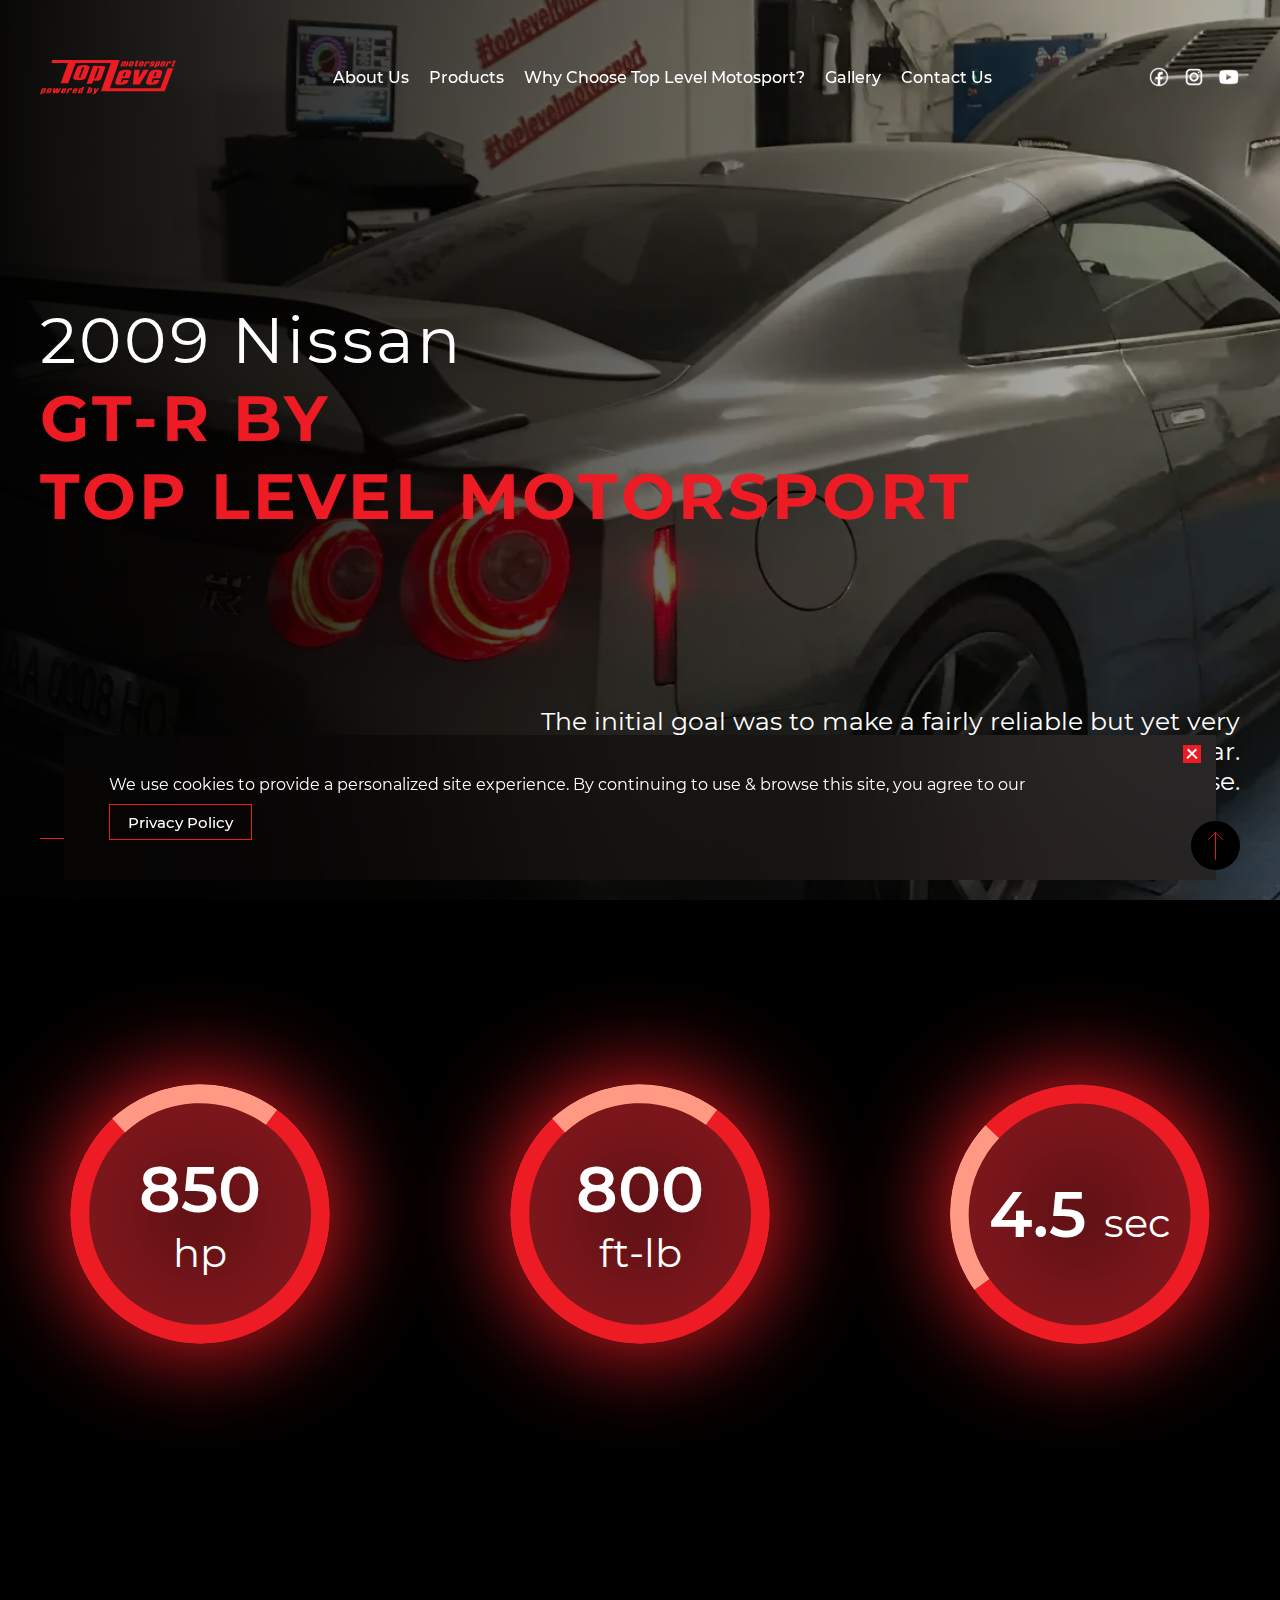
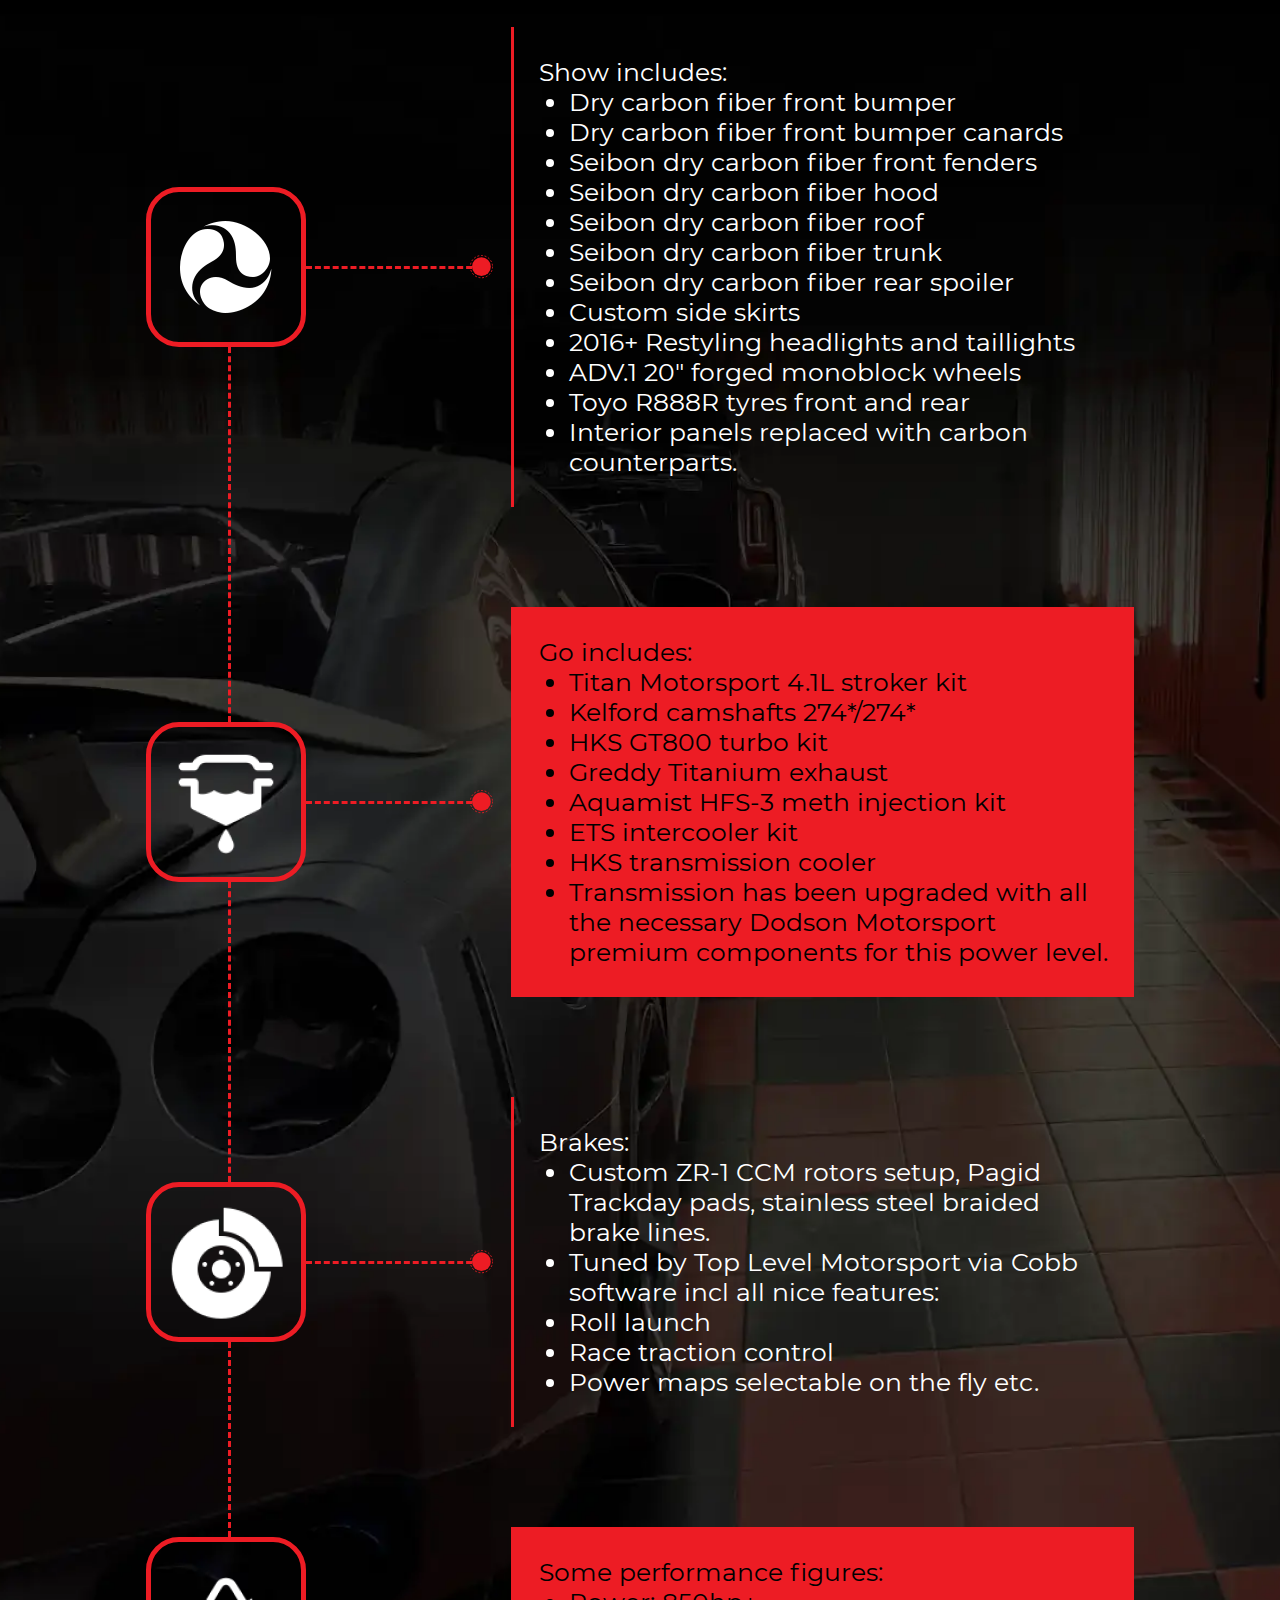
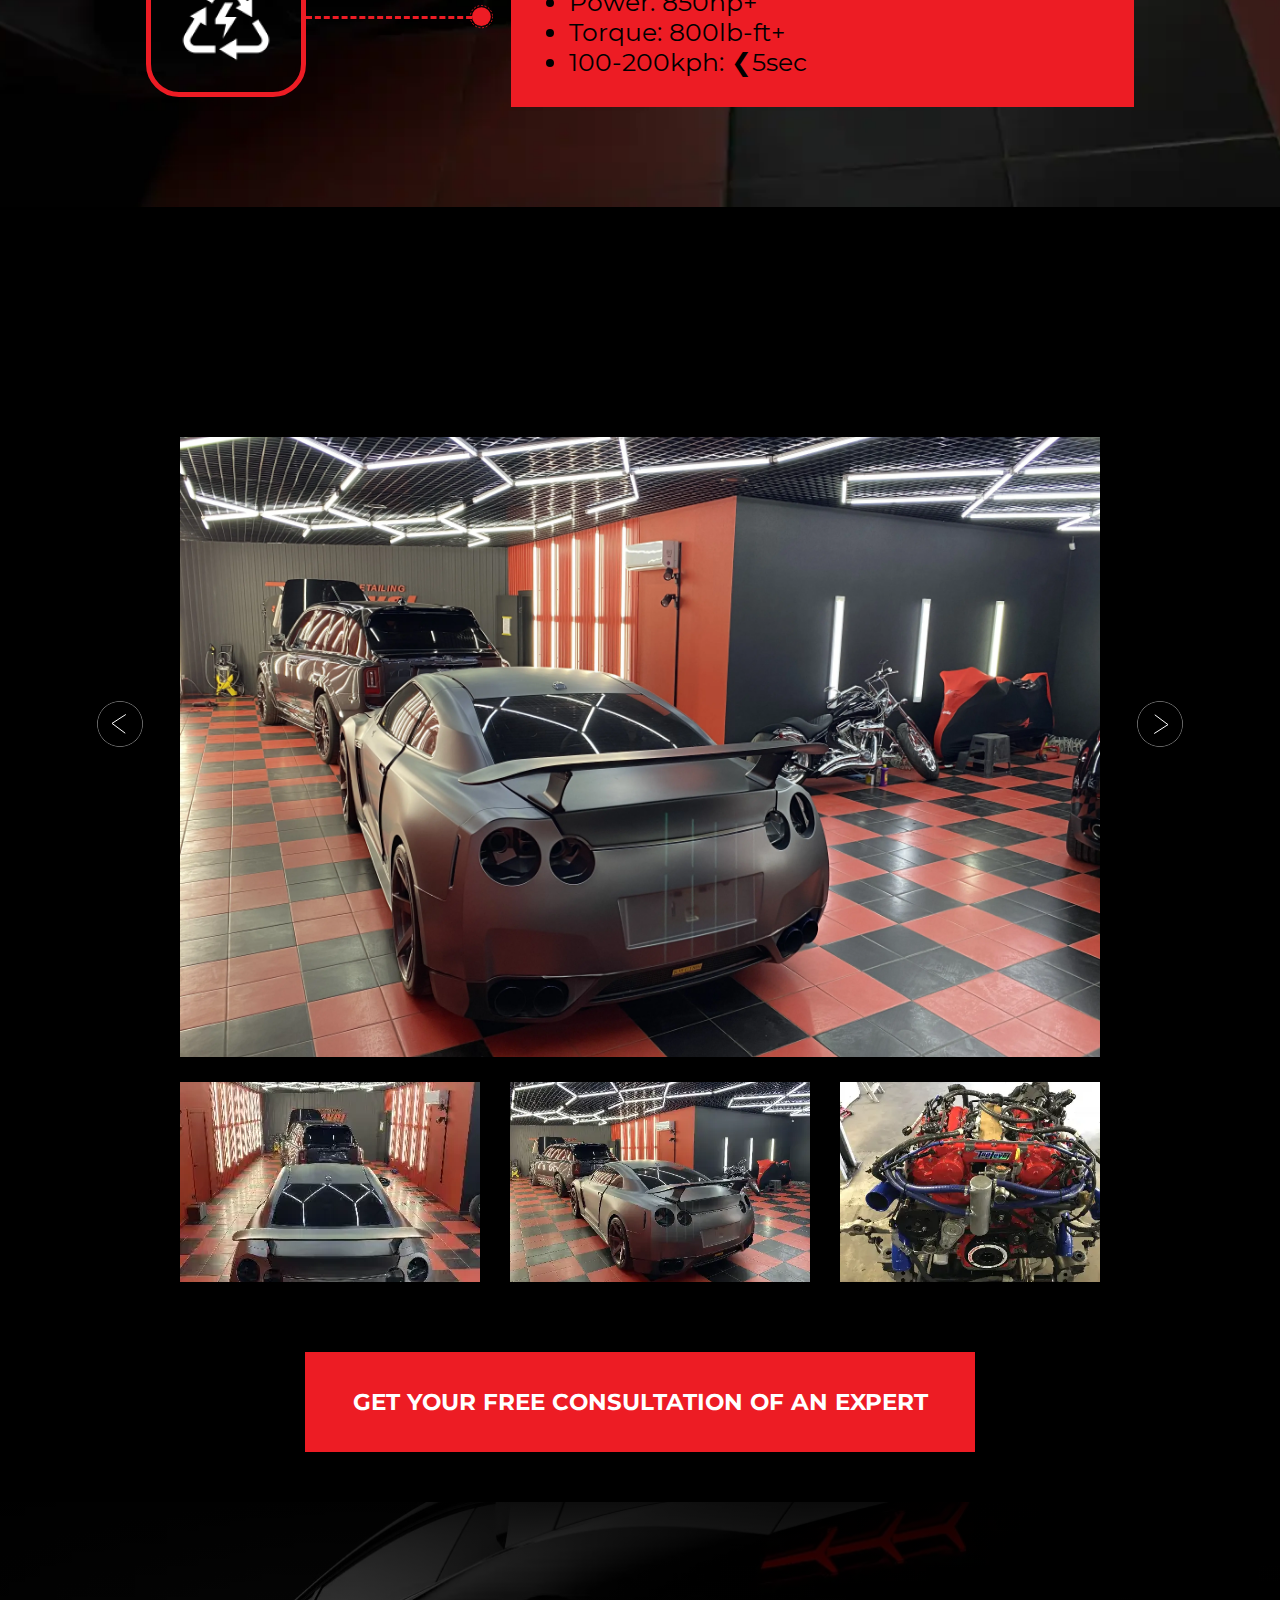
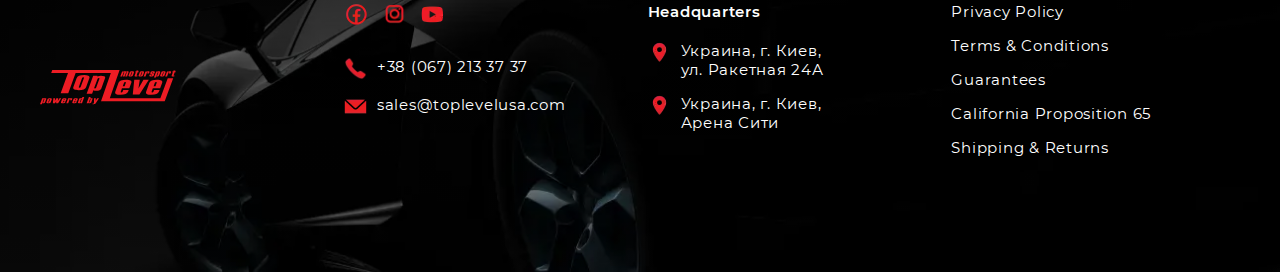
<file: pages/car/nissan-gtr.html>
<!DOCTYPE html>
<html lang="en">

<head>
    <meta charset="UTF-8">
    <meta http-equiv="X-UA-Compatible" content="IE=edge">
    <meta name="viewport" content="width=device-width, initial-scale=1.0">

    <link rel="stylesheet" href="../../library/owl.theme.default.min.css">
    <link rel="stylesheet" href="../../library/fancybox.css">
    <link rel="stylesheet" href="../../styles/main.css">

    <script src="../../library/jquery-3.6.0.min.js" defer></script>
    <script src="../../library/fancybox.umd.js" defer></script>
    <script src="../../library/owl.carousel.min.js" defer></script>
    <script src="../../library/lazyload.min.js" defer></script>
    <script src="../../scripts/sliders.js" defer></script>
    <script src="../../scripts/main.js" defer></script>

    <title>Nissan GT-R</title>

    <link rel="icon" href="../../images/icons/favicon/cropped-topfav-32x32.png" sizes="32x32">
    <link rel="icon" href="../../images/icons/favicon/cropped-topfav-192x192.png" sizes="192x192">
    <link rel="apple-touch-icon" href="../../images/icons/favicon/cropped-topfav-180x180.png">
    <meta name="msapplication-TileImage" content="../../images/icons/favicon/cropped-topfav-270x270.png">
<!-- Meta Pixel Code -->
<script>
  !function(f,b,e,v,n,t,s)
  {if(f.fbq)return;n=f.fbq=function(){n.callMethod?
  n.callMethod.apply(n,arguments):n.queue.push(arguments)};
  if(!f._fbq)f._fbq=n;n.push=n;n.loaded=!0;n.version='2.0';
  n.queue=[];t=b.createElement(e);t.async=!0;
  t.src=v;s=b.getElementsByTagName(e)[0];
  s.parentNode.insertBefore(t,s)}(window, document,'script',
  'https://connect.facebook.net/en_US/fbevents.js');
  fbq('init', '561022338678126');
  fbq('track', 'PageView');
</script>
<noscript><img height="1" width="1" style="display:none"
  src="https://www.facebook.com/tr?id=561022338678126&ev=PageView&noscript=1"
/></noscript>
<!-- End Meta Pixel Code -->
</head>

<body>
    <!-- header -->
    <div class="wrap-header">

        <header class="container">
            <a href="../../">
                <img class="logo" src="../../images/logo.svg" alt="TopLevel">
            </a>
            <nav>
                <a href="../../#about-us">About Us</a>
                <a href="../../#products">Products</a>
                <a href="../../#why-choose-tlm">Why Choose Top Level Motosport?</a>
                <a href="../../#video-gallery">Gallery</a>
                <a href="#footer">Contact Us</a>
            </nav>
            <div class="social">
                <a href="https://www.facebook.com/toplevelmotorsport/" target="_blank" rel="nofollow">
                    <img src="../../images/social/Facebook.svg" alt="Fb">
                </a>
                <a href="https://www.instagram.com/toplevelmotorsport/" target="_blank" rel="nofollow">
                    <img src="../../images/social/Instagram.svg" alt="Inst">
                </a>
                <a href="https://www.youtube.com/channel/UCm-yhsFn0Vdtiple5sNcXTQ" target="_blank" rel="nofollow">
                    <img src="../../images/social/YouTube.svg" alt="YouTube">
                </a>
            </div>
        </header>


        <div class="mobile">
            <a href="../../">
                <img class="logo" src="../../images/logo.svg" alt="TopLevel">
            </a>

            <div class="burger ">
                <div class="burger__line"></div>
                <div class="burger__line"></div>
                <div class="burger__line"></div>
            </div>

            <header>
                <a href="../../">
                    <img class="logo" src="../../images/logo.svg" alt="TopLevel">
                </a>

                <nav>
                    <a href="../../#about-us">About Us</a>
                    <a href="../../#products">Products</a>
                    <a href="../../#why-choose-tlm">Why Choose Top Level Motosport?</a>
                    <a href="../../#video-gallery">Gallery</a>
                    <a href="#footer">Contact Us</a>
                </nav>
                <div class="social">
                    <a href="https://www.facebook.com/toplevelmotorsport/" target="_blank" rel="nofollow">
                        <img src="../../images/social/Facebook.svg" alt="Fb">
                    </a>
                    <a href="https://www.instagram.com/toplevelmotorsport/" target="_blank" rel="nofollow">
                        <img src="../../images/social/Instagram.svg" alt="Inst">
                    </a>
                    <a href="https://www.youtube.com/channel/UCm-yhsFn0Vdtiple5sNcXTQ" target="_blank" rel="nofollow">
                        <img src="../../images/social/YouTube.svg" alt="YouTube">
                    </a>
                </div>
            </header>
        </div>
    </div>
    <!-- header -->

    <div class="car-page">

        <div class="preview nissan">
            <div class="container">
                <h1>2009 Nissan
                    <br>
                    <span class="red">
                        GT-R BY
                        <br>
                        TOP LEVEL MOTORSPORT
                    </span>
                    <br>
                </h1>

                <p class="info">
                    The initial goal was to make a fairly reliable but yet very quick street sports car.
                    <br>
                    Not only performance-wise.
                </p>

                <div class="motto">
                    <div class="line"></div>
                    <p>It was more like Show&Go type of car.</p>
                </div>
            </div>
        </div>

        <div class="characteristics container">
            <div class="characteristics__item">
                <span><b>850</b>
                    <br>
                    hp
                </span>

                <img src="../../images/page-car/circle-north.svg" alt="circle">
            </div>

            <div class="characteristics__item">
                <span><b>800</b>
                    <br>
                    ft-lb
                </span>

                <img src="../../images/page-car/circle-north.svg" alt="circle">
            </div>

            <div class="characteristics__item">
                <span><b>4.5 </b>sec
                </span>

                <img src="../../images/page-car/circle-west.svg" alt="circle">
            </div>
        </div>


        <div class="steps nissan">
            <div class="steps__row">
                <div class="img-wrap">
                    <img src="../../images/page-car/icons/nissan-1.webp" alt="carbon">
                </div>

                <div class="dotted-line"></div>

                <div class="description description-border">
                    Show includes:
                    <ul>
                        <li>Dry carbon fiber front bumper</li>
                        <li>Dry carbon fiber front bumper canards</li>
                        <li> Seibon dry carbon fiber front fenders</li>
                        <li>Seibon dry carbon fiber hood</li>
                        <li>Seibon dry carbon fiber roof</li>
                        <li>Seibon dry carbon fiber trunk</li>
                        <li>Seibon dry carbon fiber rear spoiler</li>
                        <li>Custom side skirts</li>
                        <li>2016+ Restyling headlights and taillights</li>
                        <li>ADV.1 20" forged monoblock wheels</li>
                        <li>Toyo R888R tyres front and rear</li>
                        <li>Interior panels replaced with carbon counterparts.</li>
                    </ul>
                </div>
            </div>

            <div class="steps__row">
                <div class="img-wrap">
                    <img src="../../images/page-car/icons/nissan-2.webp" alt="Titan">
                </div>

                <div class="dotted-line"></div>

                <div class="description description-background">
                    Go includes:

                    <ul>
                        <li>Titan Motorsport 4.1L stroker kit</li>
                        <li>Kelford camshafts 274*/274*</li>
                        <li>HKS GT800 turbo kit</li>
                        <li>Greddy Titanium exhaust</li>
                        <li>Aquamist HFS-3 meth injection kit</li>
                        <li>ETS intercooler kit</li>
                        <li>HKS transmission cooler</li>
                        <li>Transmission has been upgraded with all the necessary Dodson Motorsport premium components
                            for
                            this power level.</li>
                    </ul>
                </div>
            </div>

            <div class="steps__row">
                <div class="img-wrap">
                    <img src="../../images/page-car/icons/nissan-3.webp" alt="Brakes">
                </div>

                <div class="dotted-line"></div>

                <div class="description description-border">
                    Brakes:
                    <ul>
                        <li> Custom ZR-1 CCM rotors setup, Pagid Trackday pads, stainless steel braided brake lines.
                        </li>
                        <li>Tuned by Top Level Motorsport via Cobb software incl all nice features:</li>
                        <li>Roll launch</li>
                        <li>Race traction control</li>
                        <li>Power maps selectable on the fly etc.</li>
                    </ul>
                </div>
            </div>
            <div class="steps__row">
                <div class="img-wrap">
                    <img src="../../images/page-car/icons/nissan-4.webp" alt="performance">
                </div>

                <div class="dotted-line"></div>

                <div class="description description-background">
                    Some performance figures:
                    <ul>
                        <li>Power: 850hp+</li>
                        <li>Torque: 800lb-ft+</li>
                        <li>100-200kph: &#10094;5sec</li>
                    </ul>
                </div>
            </div>
        </div>

        <div id="video-gallery" class="video-slider-wrap gallery">

            <div id="video-carousel" class="carousel">
                <div class="carousel__slide">
                    <a data-fancybox="photo-gallery" href="../../images/page-car/slider/nissan/IMG_0139.webp">
                        <img src="../../images/page-car/slider/nissan/IMG_0139.webp" alt="IMG_0139.webp">
                    </a>
                </div>
                <div class="carousel__slide">
                    <a data-fancybox="photo-gallery" href="../../images/page-car/slider/nissan/IMG_0151.webp">
                        <img src="../../images/page-car/slider/nissan/IMG_0151.webp" alt="IMG_0151.webp">
                    </a>
                </div>
                <div class="carousel__slide">
                    <a data-fancybox="photo-gallery" href="../../images/page-car/slider/nissan/IMG_0155.webp">
                        <img src="../../images/page-car/slider/nissan/IMG_0155.webp" alt="IMG_0155.webp">
                    </a>
                </div>
                <div class="carousel__slide">
                    <a data-fancybox="photo-gallery" href="../../images/page-car/slider/nissan/IMG_0612.webp">
                        <img src="../../images/page-car/slider/nissan/IMG_0612.webp" alt="IMG_0612.webp">
                    </a>
                </div>
                <div class="carousel__slide">
                    <a data-fancybox="photo-gallery" href="../../images/page-car/slider/nissan/IMG_1171.webp">
                        <img src="../../images/page-car/slider/nissan/IMG_1171.webp" alt="IMG_1171.webp">
                    </a>
                </div>
                <div class="carousel__slide">
                    <a data-fancybox="photo-gallery" href="../../images/page-car/slider/nissan/IMG_1174.webp">
                        <img src="../../images/page-car/slider/nissan/IMG_1174.webp" alt="IMG_1174.webp">
                    </a>
                </div>
                <div class="carousel__slide">
                    <a data-fancybox="photo-gallery" href="../../images/page-car/slider/nissan/IMG_9640.webp">
                        <img src="../../images/page-car/slider/nissan/IMG_9640.webp" alt="IMG_9640.webp">
                    </a>
                </div>
                <div class="carousel__slide">
                    <a data-fancybox="photo-gallery" href="../../images/page-car/slider/nissan/IMG_9684.webp">
                        <img src="../../images/page-car/slider/nissan/IMG_9684.webp" alt="IMG_9684.webp">
                    </a>
                </div>
            </div>

            <div id="video-thumb-carousel" class="carousel">
                <div class="carousel__slide">
                    <img src="../../images/page-car/slider/nissan/IMG_0139-small.webp" alt="IMG_0139">
                </div>
                <div class="carousel__slide">
                    <img src="../../images/page-car/slider/nissan/IMG_0151-small.webp" alt="IMG_0151">
                </div>
                <div class="carousel__slide">
                    <img src="../../images/page-car/slider/nissan/IMG_0155-small.webp" alt="IMG_0155.webp">
                </div>
                <div class="carousel__slide">
                    <img src="../../images/page-car/slider/nissan/IMG_0612-small.webp" alt="IMG_0612.webp">
                </div>
                <div class="carousel__slide">
                    <img src="../../images/page-car/slider/nissan/IMG_1171-small.webp" alt="IMG_1171.webp">
                </div>
                <div class="carousel__slide">
                    <img src="../../images/page-car/slider/nissan/IMG_1174-small.webp" alt="IMG_1174.webp">
                </div>
                <div class="carousel__slide">
                    <img src="../../images/page-car/slider/nissan/IMG_9640-small.webp" alt="IMG_9640.webp">
                </div>
                <div class="carousel__slide">
                    <img src="../../images/page-car/slider/nissan/IMG_9684-small.webp" alt="IMG_9684.webp">
                </div>
            </div>
        </div>

        <button class="btn-filled" data-modal="form-contacts"> Get your FREE consultation of an expert</button>
    </div>

    <footer id="footer">
        <div class="container">
            <div class="footer-items">
                <div class="logo">
                    <a href="../../">
                        <img src="../../images/logo.svg" alt="TopLevel">
                    </a>
                </div>

                <div class="feedback">
                    <div class="social">
                        <a href="https://www.facebook.com/toplevelmotorsport/" target="_blank" rel="nofollow">
                            <img src="../../images/social/red-Facebook.webp" alt="facebook">
                        </a>
                        <a href="https://www.instagram.com/toplevelmotorsport/" target="_blank" rel="nofollow">
                            <img src="../../images/social/red-Instagram.webp" alt="Instagram">
                        </a>
                        <a href="https://www.youtube.com/channel/UCm-yhsFn0Vdtiple5sNcXTQ" target="_blank"
                            rel="nofollow">
                            <img src="../../images/social/red-YouTube.webp" alt="YouTube">
                        </a>
                    </div>

                    <div class="contacts">
                        <div class="contacts__item">
                            <img src="../../images/icons/Phone.webp" alt="Phone">
                            <a href="tel:+380672133737">+38 (067) 213 37 37</a>
                        </div>

                        <div class="contacts__item">
                            <img src="../../images/icons/Mail.webp" alt="Mail">
                            <a href="mailto:sales@toplevelusa.com">sales@toplevelusa.com</a>
                        </div>
                    </div>
                </div>

                <div class="anchor-top">
                    <a href="#"></a>
                </div>

                <div class="contacts">
                    <h4>Headquarters</h4>

                    <div class="contacts__item">
                        <img src="../../images/icons/Location.webp" alt="L">
                        <p>Украина, г. Киев,<br> ул. Ракетная 24А</p>
                    </div>

                    <div class="contacts__item">
                        <img src="../../images/icons/Location.webp" alt="L">
                        <p>Украина, г. Киев, <br> Арена Сити</p>
                    </div>
                </div>

                <div class="usefull-links">
                    <a href="../privacy.html" target="_blank">Privacy Policy</a>
                    <a href="../terms.html" target="_blank">Terms & Conditions</a>
                    <a href="../guarantees.html" target="_blank">Guarantees</a>
                    <button data-modal="california">California Proposition 65</button>
                    <a href="../shipping.html" target="_blank">Shipping & Returns</a>
                </div>
            </div>
        </div>
    </footer>

    <div class="anchor-top anchor-fixed">
        <a href="#"></a>
    </div>

    <div class="cookies">
        <div class="close">
            <span></span>
            <span></span>
        </div>

        <p>We use cookies to provide a personalized site experience. By continuing to use & browse this site, you agree
            to our</p>

        <a href="../privacy.html" class="btn">Privacy Policy</a>
    </div>

    <div class="modal california">
        <div class="modal-content">
            <div class="close">
                <span></span>
                <span></span>
            </div>

            <h2>ABOUT CALIFORNIA PROPOSITION 65</h2>

            <p>California&rsquo;s Proposition 65 entitles California consumers to special warnings for products that
                contain
                chemicals known to the state of California to cause cancer and birth defects or other reproductive harm
                if
                those products expose consumers to such chemicals above certain threshold levels. Top Level Motorsport
                cares
                about our customer&rsquo;s safety and hope that the information below helps with your buying decisions.
            </p>

            <p>We are providing the following warning for products linked to this page:

                <br>
                <b>WARNING:</b> This product can expose you to chemicals known to the State of California to cause
                cancer and birth defects or other reproductive harm.
            </p>

            <p>For more information visit <a href="www.P65warnings.ca.gov" target="_blank">www.P65warnings.ca.gov</a>.
            </p>
        </div>
    </div>

    <div class="modal modal-form form-contacts ">
        <div class="modal-content">
            <div class="close">
                <span></span>
                <span></span>
            </div>

            <h4>Leave your contact details</h4>
            <p class="subtitle">So that our specialist can reply as soon as possible</p>

            <form action="" method="post" id="contact">
                <input type="text" name="name" placeholder="Your Name" required>
                <input type="email" name="email" placeholder="E-mail" required>
                <input type="text" name="model" placeholder="Make & Model" required>
                <input type="text" name="upgrade" placeholder="What do you want to upgrade" required>
                <input type="hidden" name="formId" value="contacts" />

                <button type="submit" class="btn-filled" data-form="contact">Submit an Application</button>

                <div class="checkbox-wrap">
                    <label class="checkcontainer">
                        <input type="checkbox" name="policy" checked required>
                        <span class="checkmark"></span>
                    </label>

                    <a href="../privacy.html" target="_blank">Privacy Policy</a>
                </div>
            </form>
        </div>
    </div>

    <div class="modal thanks">
        <div class="modal-content">
            <div class="close">
                <span></span>
                <span></span>
            </div>

            <h4>Thank you!</h4>
            <p class="subtitle">Your application has been accepted, our Specialist will contact you as soon as possible.
            </p>

            <div class="social">
                <a href="https://www.facebook.com/toplevelmotorsport/" target="_blank" rel="nofollow">
                    <img src="../../images/social/red-Facebook36x36.webp" alt="facebook">
                </a>
                <a href="https://www.instagram.com/toplevelmotorsport/" target="_blank" rel="nofollow">
                    <img src="../../images/social/red-Instagram36x36.webp" alt="Instagram">
                </a>
                <a href="https://www.youtube.com/channel/UCm-yhsFn0Vdtiple5sNcXTQ" target="_blank" rel="nofollow">
                    <img src="../../images/social/red-YouTube36x36.webp" alt="YouTube">
                </a>
            </div>

            <p class="small">
                Our company donates 5% of our <br>
                earnings <br>
                to the Humanitarian Aid Fund of Ukraine

            </p>
        </div>
    </div>
</body>

</html>
</file>
<file: styles/main.css>
*,
*:before,
*:after {
  margin: 0;
  padding: 0;
  -webkit-box-sizing: border-box;
          box-sizing: border-box;
}

* {
  -webkit-font-smoothing: antialiased;
  -moz-osx-font-smoothing: grayscale;
}

main,
nav,
section,
footer,
header,
aside,
article,
dialog,
figcaption,
figure,
hgroup {
  display: block;
}

ol,
ul,
dl {
  margin: 0;
  padding: 0;
  list-style: none;
}

img {
  max-width: 100%;
  border: 0;
  vertical-align: top;
  -webkit-user-select: none;
     -moz-user-select: none;
      -ms-user-select: none;
          user-select: none;
}

b,
strong {
  font-weight: 700;
}

a {
  color: #fff;
}

a,
input,
textarea,
select,
button {
  text-decoration: none;
}

select::-ms-expand {
  display: none;
}

:focus {
  outline: none;
}

input:focus::-webkit-input-placeholder,
textarea:focus::-webkit-input-placeholder {
  color: transparent;
}

input[type='radio'], input[type='checkbox'] {
  vertical-align: top;
  cursor: pointer;
}

input[type='radio']:disabled, input[type='checkbox']:disabled {
  cursor: default;
}

input[type='submit'] {
  border: 0;
  cursor: pointer;
}

input[type='submit']::-moz-focus-inner {
  padding: 0;
  border: 0;
}

input[type='number'] {
  -moz-appearance: textfield;
}

input[type='number']::-webkit-inner-spin-button, input[type='number']::-webkit-outer-spin-button {
  -webkit-appearance: none;
  margin: 0;
}

input[type='number']:hover, input[type='number']:focus {
  -moz-appearance: number-input;
}

input[type='submit'],
input[type='text'],
input[type='email'],
input[type='search'],
select {
  -webkit-appearance: none;
  -moz-appearance: none;
  appearance: none;
}

option {
  padding: 0 8px;
}

button {
  background-color: transparent;
  border: 0;
  cursor: pointer;
}

*[class*='btn'] {
  -webkit-user-select: none;
     -moz-user-select: none;
      -ms-user-select: none;
          user-select: none;
}

html,
body {
  overflow-x: hidden;
  background: #000;
  color: #fff;
  scroll-behavior: smooth;
}

body .container {
  margin: 0 auto;
  max-width: 1200px;
}

body .italic {
  font-style: italic;
}

body .row {
  display: -webkit-box;
  display: -ms-flexbox;
  display: flex;
  -webkit-box-orient: horizontal;
  -webkit-box-direction: normal;
      -ms-flex-direction: row;
          flex-direction: row;
}

body .owl-carousel .owl-nav {
  margin: 0;
  position: absolute;
  width: 100%;
  display: -webkit-box;
  display: -ms-flexbox;
  display: flex;
  -webkit-box-align: center;
      -ms-flex-align: center;
          align-items: center;
  -webkit-box-pack: justify;
      -ms-flex-pack: justify;
          justify-content: space-between;
  z-index: -10;
}

body .owl-carousel .owl-nav .owl-prev,
body .owl-carousel .owl-nav .owl-next {
  margin: 0;
  width: 46px;
  height: 46px;
  background-image: url("data:image/svg+xml,%3Csvg width='46' height='46' viewBox='0 0 46 46' fill='none' xmlns='http://www.w3.org/2000/svg'%3E%3Ccircle r='22.75' transform='matrix(-1 0 0 1 23 23)' stroke='white' stroke-width='0.5'/%3E%3Cpath d='M28.8267 13.4933L15.0267 22.3866L28.2133 32.2' stroke='white'/%3E%3C/svg%3E%0A");
  background-size: contain;
  background-repeat: no-repeat;
}

body .owl-carousel .owl-nav .owl-prev:hover,
body .owl-carousel .owl-nav .owl-next:hover {
  background-size: contain;
  background-repeat: no-repeat;
  background-color: transparent;
  background-image: url("data:image/svg+xml,%3Csvg xmlns='http://www.w3.org/2000/svg' width='24' height='24' viewBox='0 0 24 24' fill='none'%3E%3Ccircle r='12' transform='matrix(-1 0 0 1 12 12)' fill='%23ED1C24'/%3E%3Cpath d='M15.04 7.03906L7.84004 11.6791L14.72 16.7991' stroke='white'/%3E%3C/svg%3E");
}

body .owl-carousel .owl-nav .owl-prev span,
body .owl-carousel .owl-nav .owl-next span {
  display: none;
}

body .owl-carousel .owl-nav .owl-next {
  -webkit-transform: rotate(180deg);
          transform: rotate(180deg);
}

body .fancybox__backdrop {
  background-color: rgba(10, 10, 10, 0.9);
}

body .fancybox__thumbs {
  display: none;
}

body .fancybox__nav button {
  width: 46px;
  height: 46px;
  background-image: url("data:image/svg+xml,%3Csvg width='46' height='46' viewBox='0 0 46 46' fill='none' xmlns='http://www.w3.org/2000/svg'%3E%3Ccircle r='22.75' transform='matrix(-1 0 0 1 23 23)' stroke='white' stroke-width='0.5'/%3E%3Cpath d='M28.8267 13.4933L15.0267 22.3866L28.2133 32.2' stroke='white'/%3E%3C/svg%3E%0A");
  background-size: contain;
  background-repeat: no-repeat;
}

body .fancybox__nav button:hover {
  background-color: transparent;
  background-image: url("data:image/svg+xml,%3Csvg xmlns='http://www.w3.org/2000/svg' width='24' height='24' viewBox='0 0 24 24' fill='none'%3E%3Ccircle r='12' transform='matrix(-1 0 0 1 12 12)' fill='%23ED1C24'/%3E%3Cpath d='M15.04 7.03906L7.84004 11.6791L14.72 16.7991' stroke='white'/%3E%3C/svg%3E");
}

body .fancybox__nav button.is-next {
  -webkit-transform: rotate(180deg) translateY(50%);
          transform: rotate(180deg) translateY(50%);
}

body .fancybox__nav button svg {
  display: none;
}

body img.withBg {
  background-color: #e6e6e6;
}

body .red {
  font-size: inherit;
  font-weight: inherit;
  font-style: inherit;
  color: #ed1c24;
}

.carousel__nav {
  margin: 0;
  position: absolute;
  width: 100%;
  display: -webkit-box;
  display: -ms-flexbox;
  display: flex;
  -webkit-box-align: center;
      -ms-flex-align: center;
          align-items: center;
  -webkit-box-pack: justify;
      -ms-flex-pack: justify;
          justify-content: space-between;
}

.carousel__nav .carousel__button {
  margin: 0;
  width: 46px;
  height: 46px;
  background-image: url("data:image/svg+xml,%3Csvg width='46' height='46' viewBox='0 0 46 46' fill='none' xmlns='http://www.w3.org/2000/svg'%3E%3Ccircle r='22.75' transform='matrix(-1 0 0 1 23 23)' stroke='white' stroke-width='0.5'/%3E%3Cpath d='M28.8267 13.4933L15.0267 22.3866L28.2133 32.2' stroke='white'/%3E%3C/svg%3E%0A");
  background-size: contain;
  background-repeat: no-repeat;
}

.carousel__nav .carousel__button:hover {
  background-size: contain;
  background-repeat: no-repeat;
  background-color: transparent;
  background-image: url("data:image/svg+xml,%3Csvg xmlns='http://www.w3.org/2000/svg' width='24' height='24' viewBox='0 0 24 24' fill='none'%3E%3Ccircle r='12' transform='matrix(-1 0 0 1 12 12)' fill='%23ED1C24'/%3E%3Cpath d='M15.04 7.03906L7.84004 11.6791L14.72 16.7991' stroke='white'/%3E%3C/svg%3E");
}

.carousel__nav .carousel__button svg {
  display: none;
}

.carousel__nav .carousel__button.is-next {
  -webkit-transform: rotate(180deg) translateY(50%);
          transform: rotate(180deg) translateY(50%);
}

.anchor-top.anchor-fixed {
  position: fixed;
  bottom: 30px;
  right: 40px;
  z-index: 1000;
}

.anchor-top.anchor-fixed a {
  width: 29px;
  background-color: #000;
  border-radius: 50%;
  border: 10px solid #000;
  -webkit-box-sizing: content-box;
          box-sizing: content-box;
}

@media screen and (max-width: 1250px) {
  body .container {
    max-width: 900px;
  }
}

@media screen and (max-width: 940px) {
  body .container {
    max-width: 90%;
  }
  body .owl-carousel .owl-nav .owl-prev,
  body .owl-carousel .owl-nav .owl-next,
  body .carousel .carousel__button {
    background-image: url("data:image/svg+xml,%3Csvg xmlns='http://www.w3.org/2000/svg' width='24' height='24' viewBox='0 0 24 24' fill='none'%3E%3Ccircle r='12' transform='matrix(-1 0 0 1 12 12)' fill='%23ED1C24'/%3E%3Cpath d='M15.04 7.03906L7.84004 11.6791L14.72 16.7991' stroke='white'/%3E%3C/svg%3E");
  }
  body .fancybox__slide {
    padding-left: 70px;
    padding-right: 70px;
    max-width: 840px;
  }
  body .fancybox__nav button {
    width: 36px;
    height: 36px;
    background-image: url("data:image/svg+xml,%3Csvg xmlns='http://www.w3.org/2000/svg' width='18' height='19' viewBox='0 0 18 19' fill='none'%3E%3Ccircle r='8.56572' transform='matrix(-1 0 0 1 8.81611 9.19072)' stroke='white' stroke-width='0.5'/%3E%3Cpath d='M11.0498 5.54688L5.76037 8.95562L10.8147 12.717' stroke='white'/%3E%3C/svg%3E");
  }
  body .fancybox__nav button:hover {
    background-image: url("data:image/svg+xml,%3Csvg xmlns='http://www.w3.org/2000/svg' width='18' height='19' viewBox='0 0 18 19' fill='none'%3E%3Ccircle r='8.56572' transform='matrix(-1 0 0 1 8.81611 9.19072)' stroke='white' stroke-width='0.5'/%3E%3Cpath d='M11.0498 5.54688L5.76037 8.95562L10.8147 12.717' stroke='white'/%3E%3C/svg%3E");
  }
  body .fancybox__nav button.is-prev {
    -webkit-transform: translate(10px, 50%);
            transform: translate(10px, 50%);
  }
  body .fancybox__nav button.is-next {
    -webkit-transform: rotate(180deg) translate(10px, -50%);
            transform: rotate(180deg) translate(10px, -50%);
  }
}

@media screen and (max-width: 540px) {
  body .fancybox__slide {
    max-width: 413px;
  }
  body .fancybox__nav button {
    width: 24px;
    height: 24px;
  }
  body .fancybox__nav button.is-prev {
    -webkit-transform: translateY(50%);
            transform: translateY(50%);
  }
  body .fancybox__nav button.is-next {
    -webkit-transform: rotate(180deg) translateY(-50%);
            transform: rotate(180deg) translateY(-50%);
  }
}

.btn, .btn-filled, .btn-small, .btn-big {
  padding: 20px 18px;
  font-weight: 700;
  font-size: 15px;
  border: 1px solid #ed1c24;
  background-color: transparent;
  color: #fff;
  -webkit-transition: background-color 0.25s;
  transition: background-color 0.25s;
}

@media screen and (min-width: 769px) {
  .btn:hover, .btn-filled:hover, .btn-small:hover, .btn-big:hover {
    background-color: #ed1c24;
  }
}

.btn-filled {
  background-color: #ed1c24;
}

@media screen and (min-width: 769px) {
  .btn-filled:hover {
    background-color: transparent;
  }
}

.btn-small {
  padding: 13px 15px;
}

.btn-big {
  padding: 35px 40px;
}

@media screen and (max-width: 440px) {
  .btn, .btn-filled, .btn-small, .btn-big {
    padding-top: 16px;
    padding-bottom: 16px;
  }
}

@font-face {
  font-family: 'Montserrat';
  src: url("./../fonts/Montserrat-Light.eot");
  src: local("Montserrat Light"), local("Montserrat-Light"), url("./../fonts/Montserrat-Light.eot?#iefix") format("embedded-opentype"), url("./../fonts/Montserrat-Light.woff2") format("woff2"), url("./../fonts/Montserrat-Light.woff") format("woff"), url("./../fonts/Montserrat-Light.ttf") format("truetype");
  font-weight: 300;
  font-style: normal;
}

@font-face {
  font-family: 'Montserrat';
  src: url("./../fonts/Montserrat-Regular.eot");
  src: local("Montserrat Regular"), local("Montserrat-Regular"), url("./../fonts/Montserrat-Regular.eot?#iefix") format("embedded-opentype"), url("./../fonts/Montserrat-Regular.woff2") format("woff2"), url("./../fonts/Montserrat-Regular.woff") format("woff"), url("./../fonts/Montserrat-Regular.ttf") format("truetype");
  font-weight: normal;
  font-style: normal;
}

@font-face {
  font-family: 'Montserrat';
  src: url("./../fonts/Montserrat-Italic.eot");
  src: local("Montserrat Italic"), local("Montserrat-Italic"), url("./../fonts/Montserrat-Italic.eot?#iefix") format("embedded-opentype"), url("./../fonts/Montserrat-Italic.woff2") format("woff2"), url("./../fonts/Montserrat-Italic.woff") format("woff"), url("./../fonts/Montserrat-Italic.ttf") format("truetype");
  font-weight: normal;
  font-style: italic;
}

@font-face {
  font-family: 'Montserrat';
  src: url("./../fonts/Montserrat-Medium.eot");
  src: local("Montserrat Medium"), local("Montserrat-Medium"), url("./../fonts/Montserrat-Medium.eot?#iefix") format("embedded-opentype"), url("./../fonts/Montserrat-Medium.woff2") format("woff2"), url("./../fonts/Montserrat-Medium.woff") format("woff"), url("./../fonts/Montserrat-Medium.ttf") format("truetype");
  font-weight: 500;
  font-style: normal;
}

@font-face {
  font-family: 'Montserrat';
  src: url("./../fonts/Montserrat-SemiBold.eot");
  src: local("Montserrat SemiBold"), local("Montserrat-SemiBold"), url("./../fonts/Montserrat-SemiBold.eot?#iefix") format("embedded-opentype"), url("./../fonts/Montserrat-SemiBold.woff2") format("woff2"), url("./../fonts/Montserrat-SemiBold.woff") format("woff"), url("./../fonts/Montserrat-SemiBold.ttf") format("truetype");
  font-weight: 600;
  font-style: normal;
}

@font-face {
  font-family: 'Montserrat';
  src: url("./../fonts/Montserrat-Bold.eot");
  src: local("Montserrat Bold"), local("Montserrat-Bold"), url("./../fonts/Montserrat-Bold.eot?#iefix") format("embedded-opentype"), url("./../fonts/Montserrat-Bold.woff2") format("woff2"), url("./../fonts/Montserrat-Bold.woff") format("woff"), url("./../fonts/Montserrat-Bold.ttf") format("truetype");
  font-weight: 700;
  font-style: normal;
}

* {
  font-family: 'Montserrat';
  font-weight: 400;
  font-size: 20px;
}

h1, .h1 {
  font-size: 45px;
  font-weight: 700;
  text-transform: uppercase;
}

h2, .h2 {
  font-size: 35px;
  font-weight: 700;
}

h3, .h3 {
  font-size: 20px;
  font-weight: 700;
}

.small {
  font-size: 17px;
}

@media screen and (max-width: 1250px) {
  * {
    font-size: 16px;
  }
}

@media screen and (max-width: 440px) {
  * {
    font-size: 16px;
  }
  h1, .h1 {
    font-size: 22px;
  }
}

.wrap-header {
  position: fixed;
  top: 0;
  left: 0;
  right: 0;
  height: 95px;
  -webkit-transition: 0.25s;
  transition: 0.25s;
  z-index: 10;
  display: -webkit-box;
  display: -ms-flexbox;
  display: flex;
  -webkit-box-align: end;
      -ms-flex-align: end;
          align-items: flex-end;
}

@media screen and (min-width: 941px) {
  .wrap-header.active {
    height: 75px;
    -webkit-box-align: center;
        -ms-flex-align: center;
            align-items: center;
    background: -webkit-gradient(linear, right top, left top, from(rgba(0, 0, 0, 0.08)), to(rgba(0, 0, 0, 0.6)));
    background: linear-gradient(270deg, rgba(0, 0, 0, 0.08), rgba(0, 0, 0, 0.6));
    -webkit-backdrop-filter: blur(17px);
    backdrop-filter: blur(17px);
  }
}

.mobile {
  display: none;
}

header.container {
  -webkit-box-flex: 1;
      -ms-flex-positive: 1;
          flex-grow: 1;
  display: -webkit-box;
  display: -ms-flexbox;
  display: flex;
  gap: 30px;
  -webkit-box-pack: justify;
      -ms-flex-pack: justify;
          justify-content: space-between;
  -webkit-box-align: center;
      -ms-flex-align: center;
          align-items: center;
}

header.container .logo {
  width: 136px;
}

header.container nav {
  display: -webkit-box;
  display: -ms-flexbox;
  display: flex;
  -webkit-box-pack: justify;
      -ms-flex-pack: justify;
          justify-content: space-between;
  gap: 20px;
}

header.container nav a {
  position: relative;
  font-size: 16px;
  font-weight: 500;
}

header.container nav a::before {
  content: '';
  position: absolute;
  bottom: -4px;
  left: 0;
  width: 0;
  height: 2px;
  -webkit-transition: all 0.25s linear;
  transition: all 0.25s linear;
  background: #ed1c24;
}

header.container nav a:hover::before {
  width: 100%;
}

header.container nav a.active {
  font-weight: 700;
}

.social {
  display: -webkit-box;
  display: -ms-flexbox;
  display: flex;
  gap: 13px;
}

.social img {
  width: 22px;
  height: auto;
}

@media screen and (max-width: 1250px) {
  header.container nav a {
    font-size: 14px;
  }
}

@media screen and (max-width: 940px) {
  .wrap-header {
    height: 70px;
    -webkit-box-align: center;
        -ms-flex-align: center;
            align-items: center;
    background-color: #000;
  }
  header.container {
    display: none;
  }
  .mobile {
    padding-left: 20px;
    padding-right: 20px;
    display: -webkit-box;
    display: -ms-flexbox;
    display: flex;
    -webkit-box-align: center;
        -ms-flex-align: center;
            align-items: center;
    -webkit-box-pack: justify;
        -ms-flex-pack: justify;
            justify-content: space-between;
    -webkit-box-flex: 1;
        -ms-flex: 1;
            flex: 1;
  }
  .mobile .burger {
    position: relative;
    z-index: 100;
    padding: 4px;
    display: -webkit-box;
    display: -ms-flexbox;
    display: flex;
    gap: 5px;
    -webkit-box-orient: vertical;
    -webkit-box-direction: normal;
        -ms-flex-direction: column;
            flex-direction: column;
    -webkit-box-pack: center;
        -ms-flex-pack: center;
            justify-content: center;
    -webkit-box-align: center;
        -ms-flex-align: center;
            align-items: center;
    height: 36px;
    width: 36px;
    cursor: pointer;
  }
  .mobile .burger__line {
    height: 3px;
    width: 100%;
    background-color: #fff;
    -webkit-transition: 0.25s;
    transition: 0.25s;
  }
  .mobile header {
    position: fixed;
    top: 0;
    left: 115%;
    right: 0;
    bottom: 0;
    padding: 20px;
    width: 100%;
    background-color: #000;
    display: -webkit-box;
    display: -ms-flexbox;
    display: flex;
    -webkit-box-orient: vertical;
    -webkit-box-direction: normal;
        -ms-flex-direction: column;
            flex-direction: column;
    -webkit-box-align: center;
        -ms-flex-align: center;
            align-items: center;
    -webkit-box-pack: center;
        -ms-flex-pack: center;
            justify-content: center;
    gap: 50px;
    -webkit-transition: 0.4s;
    transition: 0.4s;
  }
  .mobile header nav {
    display: -webkit-box;
    display: -ms-flexbox;
    display: flex;
    -webkit-box-orient: vertical;
    -webkit-box-direction: normal;
        -ms-flex-direction: column;
            flex-direction: column;
    -webkit-box-align: center;
        -ms-flex-align: center;
            align-items: center;
    gap: 35px;
  }
  .mobile header nav a {
    font-size: 20px;
    text-align: center;
  }
  .mobile header .social {
    gap: 30px;
  }
  .mobile header .social img {
    width: 36px;
  }
  .mobile.active header {
    left: 0;
  }
  .mobile.active .burger {
    position: relative;
  }
  .mobile.active .burger div:first-child {
    position: absolute;
    left: 1px;
    -webkit-transform: rotate(-45deg);
            transform: rotate(-45deg);
  }
  .mobile.active .burger div:nth-child(2) {
    -webkit-transform: scale(0);
            transform: scale(0);
  }
  .mobile.active .burger div:last-child {
    position: absolute;
    left: 1px;
    -webkit-transform: rotate(45deg);
            transform: rotate(45deg);
  }
}

.preview-screen {
  background-image: linear-gradient(90deg, #000000 10.35%, rgba(0, 0, 0, 0) 45.66%), linear-gradient(1.23deg, #000000 5.2%, rgba(0, 0, 0, 0) 16.79%), linear-gradient(182.06deg, #000000 6.2%, rgba(0, 0, 0, 0) 72.71%), url("../images/bg-preview-screen.webp");
  background-position: right bottom;
  background-size: cover;
  background-repeat: no-repeat;
}

@media screen and (max-width: 1600px) {
  .preview-screen {
    background-image: linear-gradient(90deg, #000000 10.35%, rgba(0, 0, 0, 0) 45.66%), linear-gradient(1.23deg, #000000 5.2%, rgba(0, 0, 0, 0) 16.79%), linear-gradient(182.06deg, #000000 6.2%, rgba(0, 0, 0, 0) 72.71%), url("../images/bg-preview-screen-tablet.webp");
  }
}

@media screen and (max-width: 375px) {
  .preview-screen {
    background-image: linear-gradient(90deg, #000000 10.35%, rgba(0, 0, 0, 0) 45.66%), linear-gradient(1.23deg, #000000 5.2%, rgba(0, 0, 0, 0) 16.79%), linear-gradient(182.06deg, #000000 6.2%, rgba(0, 0, 0, 0) 72.71%), url("../images/bg-preview-screen-mob.webp");
  }
}

.preview-screen .trigger {
  padding: 260px 0 350px;
}

.preview-screen .trigger .sub-title {
  font-size: 25px;
  margin: 20px 0 60px;
}

.preview-screen .trigger .sub-title b {
  font-size: inherit;
}

.preview-screen .trigger .features {
  margin-bottom: 60px;
  display: -webkit-box;
  display: -ms-flexbox;
  display: flex;
  -ms-flex-wrap: wrap;
      flex-wrap: wrap;
  row-gap: 24px;
  -webkit-column-gap: 125px;
          column-gap: 125px;
  max-width: 635px;
}

.preview-screen .trigger .features__item {
  display: -webkit-box;
  display: -ms-flexbox;
  display: flex;
  -webkit-box-align: center;
      -ms-flex-align: center;
          align-items: center;
  gap: 8px;
  -webkit-box-flex: 25%;
      -ms-flex: 25%;
          flex: 25%;
}

.preview-screen .trigger .btn, .preview-screen .trigger .btn-filled, .preview-screen .trigger .btn-small, .preview-screen .trigger .btn-big {
  padding-left: 40px;
  padding-right: 40px;
}

@media screen and (max-width: 1250px) {
  .preview-screen .trigger {
    padding: 200px 0 250px;
  }
}

@media screen and (max-width: 440px) {
  .preview-screen {
    background-image: linear-gradient(90deg, #000000 15.35%, rgba(0, 0, 0, 0) 61.66%), linear-gradient(1.23deg, #000000 26.2%, rgba(0, 0, 0, 0) 34.79%), linear-gradient(182.06deg, #000000 22.2%, rgba(0, 0, 0, 0) 92.71%), url("../images/bg-preview-screen.webp");
    background-size: contain;
    background-position: center right;
  }
  .preview-screen .trigger {
    padding: 120px 0 50px;
  }
  .preview-screen .trigger .sub-title {
    font-size: 14px;
    margin: 8px 0 25px;
  }
  .preview-screen .trigger .features {
    margin-bottom: 30px;
    row-gap: 5px;
    -webkit-column-gap: 33px;
            column-gap: 33px;
  }
  .preview-screen .trigger .features__item {
    gap: 33px;
    -webkit-box-flex: 100%;
        -ms-flex: 100%;
            flex: 100%;
  }
  .preview-screen .trigger .features__item img {
    width: 59px;
  }
  .preview-screen .trigger .btn, .preview-screen .trigger .btn-filled, .preview-screen .trigger .btn-small, .preview-screen .trigger .btn-big {
    margin: 0 auto;
    padding-left: 11px;
    padding-right: 11px;
    display: block;
    max-width: 200px;
  }
}

.statistics {
  margin-top: -120px;
  padding-top: 60px;
  background-image: -webkit-gradient(linear, left bottom, left top, color-stop(9.8%, #000000), color-stop(75.91%, rgba(0, 0, 0, 0.54))), url("../images/statistics/bg-statistic.webp");
  background-image: linear-gradient(0deg, #000000 9.8%, rgba(0, 0, 0, 0.54) 75.91%), url("../images/statistics/bg-statistic.webp");
  background-size: 1600px;
  background-repeat: no-repeat;
  background-position: center 65px;
}

@media screen and (max-width: 1600px) {
  .statistics {
    background-image: -webkit-gradient(linear, left bottom, left top, color-stop(9.8%, #000000), color-stop(75.91%, rgba(0, 0, 0, 0.54))), url("../images/statistics/bg-statistic-tablet.webp");
    background-image: linear-gradient(0deg, #000000 9.8%, rgba(0, 0, 0, 0.54) 75.91%), url("../images/statistics/bg-statistic-tablet.webp");
  }
}

.statistics .line {
  border-top: 1px solid #ed1c24;
  position: relative;
}

.statistics .line .container {
  display: -webkit-box;
  display: -ms-flexbox;
  display: flex;
  -webkit-box-pack: justify;
      -ms-flex-pack: justify;
          justify-content: space-between;
}

.statistics .line__item {
  display: -webkit-box;
  display: -ms-flexbox;
  display: flex;
  -webkit-box-align: center;
      -ms-flex-align: center;
          align-items: center;
  -webkit-box-pack: center;
      -ms-flex-pack: center;
          justify-content: center;
  -webkit-box-orient: vertical;
  -webkit-box-direction: normal;
      -ms-flex-direction: column;
          flex-direction: column;
  letter-spacing: 0.05em;
}

.statistics .line__item .dot {
  margin-top: -5px;
  margin-bottom: 50px;
  width: 10px;
  height: 10px;
  background-color: #ed1c24;
  border-radius: 50%;
  position: relative;
}

.statistics .line__item .dot::after {
  content: '';
  position: absolute;
  top: -20px;
  left: -20px;
  width: 50px;
  height: 50px;
  border-radius: 50%;
  background: #ed1c24;
  -webkit-filter: blur(15px);
          filter: blur(15px);
}

.statistics .line__item h2 {
  font-weight: 500;
  margin-bottom: 5px;
}

.statistics .features {
  margin: 110px auto 135px;
  display: -webkit-box;
  display: -ms-flexbox;
  display: flex;
  -webkit-box-pack: justify;
      -ms-flex-pack: justify;
          justify-content: space-between;
  -webkit-box-align: center;
      -ms-flex-align: center;
          align-items: center;
  width: 756px;
  height: 238px;
  background-image: url("../images/statistics/bg-features.svg");
  background-size: contain;
}

.statistics .features__item {
  margin: 0 auto;
  font-size: 18px;
  font-weight: 600;
  letter-spacing: 0.05em;
  line-height: 1.2;
  text-align: center;
  max-width: 177px;
}

.statistics .features__item:nth-child(1) {
  max-width: 135px;
}

.statistics .features__item:nth-child(3) {
  max-width: 153px;
}

.statistics .mobile-line {
  display: none;
}

.statistics .benefits {
  margin: 0 auto;
  width: 1000px;
  height: 383px;
  display: -webkit-box;
  display: -ms-flexbox;
  display: flex;
  -webkit-box-pack: justify;
      -ms-flex-pack: justify;
          justify-content: space-between;
  -webkit-box-align: stretch;
      -ms-flex-align: stretch;
          align-items: stretch;
  -ms-flex-wrap: wrap;
      flex-wrap: wrap;
}

.statistics .benefits div[class*='benefits__item'] {
  padding: 10px 18px;
  display: -webkit-box;
  display: -ms-flexbox;
  display: flex;
  -webkit-box-align: center;
      -ms-flex-align: center;
          align-items: center;
  gap: 14px;
  background: rgba(255, 255, 255, 0.05);
  -webkit-backdrop-filter: blur(100px);
          backdrop-filter: blur(100px);
}

.statistics .benefits div[class*='benefits__item'] p {
  font-size: 15px;
  font-weight: 500;
  letter-spacing: 0.05em;
}

.statistics .benefits__img {
  background-size: contain;
  background-repeat: no-repeat;
  background-position: center center;
  -webkit-box-flex: 1;
      -ms-flex: 1 0 auto;
          flex: 1 0 auto;
  max-width: 50px;
}

.statistics .benefits__item-1 {
  -webkit-box-flex: 1;
      -ms-flex: 1 0 369px;
          flex: 1 0 369px;
  max-width: 369px;
  height: 77px;
  text-align: right;
  -webkit-box-pack: end;
      -ms-flex-pack: end;
          justify-content: flex-end;
  position: relative;
}

.statistics .benefits__item-1 .benefits__img {
  background-image: url("../images/statistics/benefits1.webp");
  width: 57.11px;
  height: 52px;
}

.statistics .benefits__item-1::before {
  content: '';
  position: absolute;
  z-index: -1;
  left: calc(100% - 1px);
  top: calc(100% - 5px);
  width: 35px;
  height: 36px;
  background-image: url("data:image/svg+xml,%3Csvg xmlns='http://www.w3.org/2000/svg' width='35' height='36' viewBox='0 0 35 36' fill='none'%3E%3Cg clip-path='url(%23clip0_10903_4)'%3E%3Cline x1='-11.9393' y1='-10.0607' x2='23.0607' y2='24.9393' stroke='%23ED1C24' stroke-width='3'/%3E%3Ccircle cx='25' cy='26' r='7' fill='%23ED1C24'/%3E%3Ccircle cx='25' cy='26' r='9.5' stroke='%23ED1C24' stroke-dasharray='2 2'/%3E%3C/g%3E%3Cdefs%3E%3CclipPath id='clip0_10903_4'%3E%3Crect width='35' height='36' fill='white'/%3E%3C/clipPath%3E%3C/defs%3E%3C/svg%3E");
  background-size: contain;
  background-repeat: no-repeat;
}

.statistics .benefits__item-2 {
  margin-right: 15px;
  -webkit-box-flex: 1;
      -ms-flex: 1 0 321px;
          flex: 1 0 321px;
  max-width: 321px;
  height: 83px;
}

.statistics .benefits__item-2 .benefits__img {
  background-image: url("../images/statistics/benefits2.webp");
  width: 46px;
  height: 46px;
}

.statistics .benefits__item-2::before {
  content: '';
  position: absolute;
  z-index: -1;
  right: calc(100% - 1px);
  top: calc(100% - 5px);
  width: 45px;
  height: 41px;
  background-image: url("data:image/svg+xml,%3Csvg xmlns='http://www.w3.org/2000/svg' width='45' height='41' viewBox='0 0 45 41' fill='none'%3E%3Cg clip-path='url(%23clip0_10903_7)'%3E%3Cline x1='50.523' y1='-2.87163' x2='13.9883' y2='29.1284' stroke='%23ED1C24' stroke-width='3'/%3E%3Ccircle cx='10' cy='31' r='7' fill='%23ED1C24'/%3E%3Ccircle cx='10' cy='31' r='9.5' stroke='%23ED1C24' stroke-dasharray='2 2'/%3E%3C/g%3E%3Cdefs%3E%3CclipPath id='clip0_10903_7'%3E%3Crect width='45' height='41' fill='white'/%3E%3C/clipPath%3E%3C/defs%3E%3C/svg%3E");
  background-size: contain;
  background-repeat: no-repeat;
}

.statistics .benefits__item-3 {
  -webkit-box-flex: 1;
      -ms-flex: 1 0 312px;
          flex: 1 0 312px;
  max-width: 312px;
  height: 65px;
  text-align: right;
  -webkit-box-pack: end;
      -ms-flex-pack: end;
          justify-content: flex-end;
  -ms-flex-item-align: center;
      -ms-grid-row-align: center;
      align-self: center;
}

.statistics .benefits__item-3 .benefits__img {
  background-image: url("../images/statistics/benefits3.webp");
  width: 46px;
  height: 46px;
}

.statistics .benefits__item-3::before {
  content: '';
  position: absolute;
  z-index: -1;
  left: 100%;
  top: calc(50% - 11px);
  width: 50px;
  height: 20px;
  background-image: url("data:image/svg+xml,%3Csvg xmlns='http://www.w3.org/2000/svg' width='50' height='20' viewBox='0 0 50 20' fill='none'%3E%3Cg clip-path='url(%23clip0_10904_8)'%3E%3Cline x1='-10' y1='10.5' x2='37' y2='10.5' stroke='%23ED1C24' stroke-width='3'/%3E%3Ccircle cx='40' cy='10' r='7' fill='%23ED1C24'/%3E%3Ccircle cx='40' cy='10' r='9.5' stroke='%23ED1C24' stroke-dasharray='2 2'/%3E%3C/g%3E%3Cdefs%3E%3CclipPath id='clip0_10904_8'%3E%3Crect width='50' height='20' fill='white'/%3E%3C/clipPath%3E%3C/defs%3E%3C/svg%3E");
  background-size: contain;
  background-repeat: no-repeat;
}

.statistics .benefits__item-4 {
  margin-right: -10px;
  -webkit-box-flex: 1;
      -ms-flex: 1 0 301px;
          flex: 1 0 301px;
  max-width: 301px;
  height: 68px;
  -ms-flex-item-align: center;
      -ms-grid-row-align: center;
      align-self: center;
}

.statistics .benefits__item-4 .benefits__img {
  background-image: url("../images/statistics/benefits4.webp");
  width: 46px;
  height: 46px;
}

.statistics .benefits__item-4::before {
  content: '';
  position: absolute;
  z-index: -1;
  right: 100%;
  top: calc(50% - 11px);
  width: 51px;
  height: 20px;
  background-image: url("data:image/svg+xml,%3Csvg xmlns='http://www.w3.org/2000/svg' width='51' height='20' viewBox='0 0 51 20' fill='none'%3E%3Cg clip-path='url(%23clip0_10904_9)'%3E%3Cline x1='51' y1='10.5' x2='13' y2='10.5' stroke='%23ED1C24' stroke-width='3'/%3E%3Ccircle cx='10' cy='9.99988' r='7' fill='%23ED1C24'/%3E%3Ccircle cx='10' cy='9.99988' r='9.5' stroke='%23ED1C24' stroke-dasharray='2 2'/%3E%3C/g%3E%3Cdefs%3E%3CclipPath id='clip0_10904_9'%3E%3Crect width='51' height='20' fill='white'/%3E%3C/clipPath%3E%3C/defs%3E%3C/svg%3E");
  background-size: contain;
  background-repeat: no-repeat;
}

.statistics .benefits__item-5 {
  margin-left: 64px;
  -webkit-box-flex: 1;
      -ms-flex: 1 0 299px;
          flex: 1 0 299px;
  max-width: 299px;
  height: 74px;
  text-align: right;
  -webkit-box-pack: end;
      -ms-flex-pack: end;
          justify-content: flex-end;
  -ms-flex-item-align: end;
      align-self: flex-end;
}

.statistics .benefits__item-5 .benefits__img {
  background-image: url("../images/statistics/benefits5.webp");
  width: 44px;
  height: 44px;
}

.statistics .benefits__item-5::before {
  content: '';
  position: absolute;
  z-index: -1;
  left: 100%;
  bottom: calc(100% - 18px);
  width: 41px;
  height: 31px;
  background-image: url("data:image/svg+xml,%3Csvg xmlns='http://www.w3.org/2000/svg' width='41' height='31' viewBox='0 0 41 31' fill='none'%3E%3Cg clip-path='url(%23clip0_10904_10)'%3E%3Cline x1='-10.8198' y1='35.9477' x2='30.8655' y2='8.74377' stroke='%23ED1C24' stroke-width='3'/%3E%3Ccircle cx='30.6851' cy='10' r='7' fill='%23ED1C24'/%3E%3Ccircle cx='30.6851' cy='10' r='9.5' stroke='%23ED1C24' stroke-dasharray='2 2'/%3E%3C/g%3E%3Cdefs%3E%3CclipPath id='clip0_10904_10'%3E%3Crect width='41' height='31' fill='white'/%3E%3C/clipPath%3E%3C/defs%3E%3C/svg%3E");
  background-size: contain;
  background-repeat: no-repeat;
}

.statistics .benefits__item-6 {
  -webkit-box-flex: 1;
      -ms-flex: 1 0 336px;
          flex: 1 0 336px;
  max-width: 336px;
  height: 77px;
  -ms-flex-item-align: end;
      align-self: flex-end;
}

.statistics .benefits__item-6 .benefits__img {
  background-image: url("../images/statistics/benefits6.webp");
  width: 48px;
  height: 49px;
}

.statistics .benefits__item-6::before {
  content: '';
  position: absolute;
  z-index: -1;
  right: 100%;
  top: calc(0% - 13px);
  width: 45px;
  height: 35px;
  background-image: url("data:image/svg+xml,%3Csvg xmlns='http://www.w3.org/2000/svg' width='45' height='35' viewBox='0 0 45 35' fill='none'%3E%3Cg clip-path='url(%23clip0_10904_11)'%3E%3Cline x1='50.3863' y1='36.451' x2='14.1664' y2='12.2471' stroke='%23ED1C24' stroke-width='3'/%3E%3Ccircle cx='10' cy='10' r='7' fill='%23ED1C24'/%3E%3Ccircle cx='10' cy='10' r='9.5' stroke='%23ED1C24' stroke-dasharray='2 2'/%3E%3C/g%3E%3Cdefs%3E%3CclipPath id='clip0_10904_11'%3E%3Crect width='45' height='35' fill='white'/%3E%3C/clipPath%3E%3C/defs%3E%3C/svg%3E");
  background-size: contain;
  background-repeat: no-repeat;
}

.statistics .benefits .logo {
  display: -webkit-box;
  display: -ms-flexbox;
  display: flex;
  -webkit-box-align: center;
      -ms-flex-align: center;
          align-items: center;
}

.statistics .benefits .logo img {
  width: 270px;
}

@media screen and (max-width: 1250px) {
  .statistics .benefits {
    width: 900px;
  }
  .statistics .benefits .logo img {
    width: 180px;
  }
}

@media screen and (max-width: 940px) {
  .statistics {
    background: none;
  }
  .statistics .line {
    display: none;
  }
  .statistics .features {
    margin-bottom: 0;
    width: 323px;
    height: 102px;
  }
  .statistics .features__item {
    font-size: 10px;
    font-weight: 500;
  }
  .statistics .features__item:nth-child(1) {
    max-width: 74px;
  }
  .statistics .features__item:nth-child(2) {
    max-width: 94px;
  }
  .statistics .features__item:nth-child(3) {
    max-width: 71px;
  }
  .statistics .mobile-line {
    display: block;
  }
  .statistics .mobile-line .btn, .statistics .mobile-line .btn-filled, .statistics .mobile-line .btn-small, .statistics .mobile-line .btn-big {
    margin: 35px auto;
    display: -webkit-box;
    display: -ms-flexbox;
    display: flex;
    -webkit-box-align: center;
        -ms-flex-align: center;
            align-items: center;
    -webkit-box-pack: center;
        -ms-flex-pack: center;
            justify-content: center;
    width: 157px;
    height: 36px;
  }
  .statistics .mobile-line .btn:hover, .statistics .mobile-line .btn-filled:hover, .statistics .mobile-line .btn-small:hover, .statistics .mobile-line .btn-big:hover {
    background: #ed1c24;
  }
  .statistics .mobile-line .line {
    display: -webkit-box;
    display: -ms-flexbox;
    display: flex;
    border: none;
    height: 560px;
  }
  .statistics .mobile-line .line .container {
    -webkit-box-orient: vertical;
    -webkit-box-direction: normal;
        -ms-flex-direction: column;
            flex-direction: column;
    -ms-flex-pack: distribute;
        justify-content: space-around;
    position: relative;
  }
  .statistics .mobile-line .line .container::after {
    content: '';
    position: absolute;
    width: 1px;
    height: 100%;
    background-color: #ed1c24;
    left: calc(50% - 0.5px);
  }
  .statistics .mobile-line .line__item {
    -webkit-box-orient: horizontal;
    -webkit-box-direction: normal;
        -ms-flex-direction: row;
            flex-direction: row;
    -webkit-box-pack: end;
        -ms-flex-pack: end;
            justify-content: flex-end;
    -webkit-box-align: baseline;
        -ms-flex-align: baseline;
            align-items: baseline;
    gap: 30px;
    position: relative;
  }
  .statistics .mobile-line .line__item h2 {
    font-size: 25px;
  }
  .statistics .mobile-line .line__item .small {
    font-size: 14px;
  }
  .statistics .mobile-line .line__item .dot {
    position: relative;
    top: -5px;
  }
  .statistics .mobile-line .line__item:nth-child(odd) {
    right: calc(50% - 5px);
  }
  .statistics .mobile-line .line__item:nth-child(odd) .dot {
    -webkit-box-ordinal-group: 2;
        -ms-flex-order: 1;
            order: 1;
  }
  .statistics .mobile-line .line__item:nth-child(even) {
    -webkit-box-pack: start;
        -ms-flex-pack: start;
            justify-content: flex-start;
    left: calc(50% - 5px);
  }
  .statistics .benefits {
    padding: 40px 20px 0;
    gap: 30px 20px;
    width: 100%;
    height: auto;
    background-image: -webkit-gradient(linear, left bottom, left top, color-stop(-4.11%, #000000), color-stop(53.43%, rgba(0, 0, 0, 0.54))), url("../images/statistics/bg-statistic-940.webp");
    background-image: linear-gradient(0deg, #000000 -4.11%, rgba(0, 0, 0, 0.54) 53.43%), url("../images/statistics/bg-statistic-940.webp");
    background-size: cover;
    background-position: center;
    background-repeat: no-repeat;
  }
}

@media screen and (max-width: 940px) and (max-width: 400px) {
  .statistics .benefits {
    background-image: -webkit-gradient(linear, left bottom, left top, color-stop(-4.11%, #000000), color-stop(53.43%, rgba(0, 0, 0, 0.54))), url("../images/statistics/bg-statistic-mob.webp");
    background-image: linear-gradient(0deg, #000000 -4.11%, rgba(0, 0, 0, 0.54) 53.43%), url("../images/statistics/bg-statistic-mob.webp");
  }
}

@media screen and (max-width: 940px) {
  .statistics .benefits.container {
    max-width: 100%;
  }
  .statistics .benefits .logo {
    -webkit-box-ordinal-group: 0;
        -ms-flex-order: -1;
            order: -1;
    width: 199px;
    -webkit-box-flex: 1;
        -ms-flex: 1 0 100%;
            flex: 1 0 100%;
    -webkit-box-pack: center;
        -ms-flex-pack: center;
            justify-content: center;
  }
  .statistics .benefits div[class*='benefits__item'] {
    margin: 0;
    padding: 20px 17px;
    gap: 24px;
    -webkit-box-flex: 1;
        -ms-flex: 1 1 40%;
            flex: 1 1 40%;
    max-width: 50%;
    width: 157px;
    height: 166px;
  }
  .statistics .benefits div[class*='benefits__item']::before {
    display: none;
  }
  .statistics .benefits div[class*='benefits__item'] .benefits__img {
    width: 50px;
    height: 50px;
    -webkit-box-flex: 0;
        -ms-flex: 0 0 auto;
            flex: 0 0 auto;
    border-radius: 50%;
    background-color: #ed1c24;
    background-size: auto;
    -webkit-box-shadow: 0 0 0px 8px #ed1c24;
            box-shadow: 0 0 0px 8px #ed1c24;
  }
  .statistics .benefits div[class*='benefits__item'] p {
    font-size: 12px;
    text-align: center;
  }
  .statistics .benefits__item-1, .statistics .benefits__item-3, .statistics .benefits__item-5 {
    -webkit-box-orient: vertical;
    -webkit-box-direction: reverse;
        -ms-flex-direction: column-reverse;
            flex-direction: column-reverse;
  }
  .statistics .benefits__item-2, .statistics .benefits__item-4, .statistics .benefits__item-6 {
    -webkit-box-orient: vertical;
    -webkit-box-direction: normal;
        -ms-flex-direction: column;
            flex-direction: column;
  }
}

.photo-slider-wrap {
  margin: 167px auto 140px;
  background-image: url(../images/photo-slider/bg-photo-slider.webp);
  background-repeat: no-repeat;
  background-size: contain;
  background-position: center;
}

@media screen and (max-width: 1600px) {
  .photo-slider-wrap {
    background-image: url(../images/photo-slider/bg-photo-slider-tablet.webp);
  }
}

@media screen and (max-width: 400px) {
  .photo-slider-wrap {
    background-image: url(../images/photo-slider/bg-photo-slider-mob.webp);
  }
}

.photo-slider-wrap .container {
  max-width: 920px;
}

.photo-slider-wrap .owl-carousel .owl-item img {
  height: 358px;
  -o-object-fit: cover;
     object-fit: cover;
}

.photo-slider-wrap .owl-carousel .owl-nav {
  top: calc(50% - 23px);
}

.photo-slider-wrap .owl-carousel .owl-nav .owl-prev {
  margin-left: calc(-46px - 43px);
}

.photo-slider-wrap .owl-carousel .owl-nav .owl-next {
  margin-right: calc(-46px - 43px);
}

.photo-slider-wrap .owl-carousel .owl-dots {
  margin: 0 auto;
  position: relative;
  top: 67px;
  width: -webkit-fit-content;
  width: -moz-fit-content;
  width: fit-content;
  height: 1px;
  background-color: #fff;
  display: -webkit-box;
  display: -ms-flexbox;
  display: flex;
  -webkit-box-pack: justify;
      -ms-flex-pack: justify;
          justify-content: space-between;
}

.photo-slider-wrap .owl-carousel .owl-dots button:first-child span {
  border-top-left-radius: 6px;
  border-bottom-left-radius: 6px;
}

.photo-slider-wrap .owl-carousel .owl-dots button span {
  margin: 0;
  position: relative;
  top: -5px;
  background-color: #ed1c24;
  border-radius: 0;
}

@media screen and (max-width: 6px) {
  .photo-slider-wrap .owl-carousel .owl-dots button span {
    width: 6px;
  }
}

.photo-slider-wrap .owl-carousel .owl-dots button.active span {
  background-color: #ed1c24;
  border-top-right-radius: 6px;
  border-bottom-right-radius: 6px;
}

.photo-slider-wrap .owl-carousel .owl-dots button.active ~ button span {
  background-color: transparent;
}

@media screen and (max-width: 1250px) {
  .photo-slider-wrap .container {
    max-width: 800px;
  }
  .photo-slider-wrap .owl-carousel .owl-nav .owl-prev {
    margin-left: -60px;
  }
  .photo-slider-wrap .owl-carousel .owl-nav .owl-next {
    margin-right: -60px;
  }
}

@media screen and (max-width: 940px) {
  .photo-slider-wrap .owl-carousel .owl-nav {
    top: calc(50% - 18px);
    visibility: hidden;
    z-index: 1;
  }
  .photo-slider-wrap .owl-carousel .owl-nav .owl-prev,
  .photo-slider-wrap .owl-carousel .owl-nav .owl-next {
    width: 36px;
    height: 36px;
    visibility: visible;
  }
  .photo-slider-wrap .owl-carousel .owl-nav .owl-prev {
    margin-left: 200px;
  }
  .photo-slider-wrap .owl-carousel .owl-nav .owl-next {
    margin-right: 200px;
  }
}

@media screen and (max-width: 768px) {
  .photo-slider-wrap {
    background: none;
  }
  .photo-slider-wrap .container {
    max-width: 100%;
  }
  .photo-slider-wrap .owl-carousel .owl-item img {
    height: 238px;
  }
  .photo-slider-wrap .owl-carousel .owl-nav {
    top: calc(50% - 12px);
  }
  .photo-slider-wrap .owl-carousel .owl-nav .owl-prev,
  .photo-slider-wrap .owl-carousel .owl-nav .owl-next {
    width: 24px;
    height: 24px;
  }
  .photo-slider-wrap .owl-carousel .owl-nav .owl-prev {
    margin-left: 117px;
  }
  .photo-slider-wrap .owl-carousel .owl-nav .owl-next {
    margin-right: 117px;
  }
}

@media screen and (max-width: 500px) {
  .photo-slider-wrap .owl-carousel .owl-nav .owl-prev {
    margin-left: 60px;
  }
  .photo-slider-wrap .owl-carousel .owl-nav .owl-next {
    margin-right: 60px;
  }
}

.brands {
  padding-top: 73px;
}

.brands h2 {
  text-align: center;
  letter-spacing: 0.05em;
}

.brands h2 span {
  font-size: inherit;
  font-weight: inherit;
  color: #ed1c24;
}

.brands .owl-carousel {
  margin: 80px auto;
  max-width: 970px;
}

.brands .owl-carousel .owl-stage,
.brands .owl-carousel .owl-item {
  display: -webkit-box;
  display: -ms-flexbox;
  display: flex;
  -webkit-box-align: center;
      -ms-flex-align: center;
          align-items: center;
  -webkit-box-pack: center;
      -ms-flex-pack: center;
          justify-content: center;
}

.brands .owl-carousel .owl-nav {
  top: calc(50% - 19px);
}

.brands .owl-carousel .owl-nav button {
  width: 38px;
  height: 38px;
  margin-left: -58px;
}

.brands .owl-carousel .owl-nav button.owl-next {
  margin-right: -58px;
}

.brands__img-wrap img {
  width: 100%;
}

.brands .btn, .brands .btn-filled, .brands .btn-small, .brands .btn-big {
  margin: 0 auto 164px;
  width: 160px;
  height: 46px;
  display: -webkit-box;
  display: -ms-flexbox;
  display: flex;
  -webkit-box-align: center;
      -ms-flex-align: center;
          align-items: center;
  -webkit-box-pack: center;
      -ms-flex-pack: center;
          justify-content: center;
}

.brands-mobile {
  display: none;
}

@media screen and (max-width: 1250px) {
  .brands .owl-carousel {
    max-width: 750px;
  }
}

@media screen and (max-width: 940px) {
  .brands {
    display: none;
  }
  .brands-mobile {
    display: block;
  }
  .brands-mobile h2 {
    font-size: 20px;
  }
  .brands-mobile .brands-slider {
    margin: 36px auto;
    max-width: 600px;
  }
  .brands-mobile .brands-slider .owl-nav {
    top: calc(50% - 14px);
  }
  .brands-mobile .brands-slider .owl-nav button {
    width: 28px;
    height: 28px;
    margin-left: -45px;
  }
  .brands-mobile .brands-slider .owl-nav button.owl-next {
    margin-right: -45px;
  }
}

@media screen and (max-width: 768px) {
  .brands-mobile .brands-slider {
    max-width: 400px;
  }
  .brands-mobile .brands-slider .owl-nav {
    top: calc(50% - 10px);
  }
  .brands-mobile .brands-slider .owl-nav button {
    width: 20px;
    height: 20px;
    margin-left: -35px;
  }
  .brands-mobile .brands-slider .owl-nav button.owl-next {
    margin-right: -35px;
  }
  .brands-mobile .btn-filled {
    margin-bottom: 30px;
  }
}

@media screen and (max-width: 540px) {
  .brands-mobile .brands-slider {
    max-width: 267px;
  }
}

.categories {
  padding: 126px 0 50px;
  margin-bottom: 30px;
  background-image: linear-gradient(178.74deg, #000000 5.98%, rgba(0, 0, 0, 0) 115.88%), url(../images/categories/bg-categories.webp);
  background-size: cover;
  background-repeat: no-repeat;
}

@media screen and (max-width: 1600px) {
  .categories {
    background-image: linear-gradient(178.74deg, #000000 5.98%, rgba(0, 0, 0, 0) 115.88%), url(../images/categories/bg-categories-tablet.webp);
  }
}

@media screen and (max-width: 375px) {
  .categories {
    background-image: linear-gradient(178.74deg, #000000 5.98%, rgba(0, 0, 0, 0) 115.88%), url(../images/categories/bg-categories-mob.webp);
  }
}

.categories h2 {
  margin-bottom: 15px;
  text-align: center;
  text-transform: uppercase;
  letter-spacing: 0.05em;
}

.categories .sub-title {
  text-align: center;
  letter-spacing: 0.05em;
}

.categories .sub-title span {
  font-weight: 600;
}

.categories__list {
  margin: 79px auto 58px;
  display: -webkit-box;
  display: -ms-flexbox;
  display: flex;
  -ms-flex-wrap: wrap;
      flex-wrap: wrap;
  -webkit-box-pack: center;
      -ms-flex-pack: center;
          justify-content: center;
  -webkit-box-align: center;
      -ms-flex-align: center;
          align-items: center;
  row-gap: 87px;
}

.categories__list-item {
  display: -webkit-box;
  display: -ms-flexbox;
  display: flex;
  -webkit-box-orient: vertical;
  -webkit-box-direction: normal;
      -ms-flex-direction: column;
          flex-direction: column;
  -webkit-box-pack: center;
      -ms-flex-pack: center;
          justify-content: center;
  -webkit-box-align: center;
      -ms-flex-align: center;
          align-items: center;
  -webkit-box-flex: 1;
      -ms-flex: 1 0 299px;
          flex: 1 0 299px;
  max-width: 299px;
  cursor: pointer;
}

.categories__list-item .img-wrap {
  width: 100%;
  height: 232px;
  display: -webkit-box;
  display: -ms-flexbox;
  display: flex;
  -webkit-box-align: center;
      -ms-flex-align: center;
          align-items: center;
  -webkit-box-pack: center;
      -ms-flex-pack: center;
          justify-content: center;
  background: rgba(95, 92, 92, 0.17);
}

.categories__list-item .description {
  padding: 30px 20px;
  height: 117px;
  background: rgba(255, 255, 255, 0.01);
  -webkit-backdrop-filter: blur(100px);
          backdrop-filter: blur(100px);
  width: 100%;
}

.categories__list-item .description p {
  font-size: 16px;
  font-weight: 500;
  letter-spacing: 0.05em;
}

.categories__list-item .description p::before {
  content: '';
  border-top: 2px solid #ed1c24;
  width: 33px;
  display: block;
  position: relative;
  top: -6px;
}

.categories button {
  margin: 0 auto;
  padding: 0;
  display: -webkit-box;
  display: -ms-flexbox;
  display: flex;
  -webkit-box-pack: center;
      -ms-flex-pack: center;
          justify-content: center;
  -webkit-box-align: center;
      -ms-flex-align: center;
          align-items: center;
  width: 410px;
  height: 60px;
  text-transform: uppercase;
}

@media screen and (max-width: 768px) {
  .categories {
    padding: 70px 0;
  }
  .categories h2 {
    margin-bottom: 10px;
    font-size: 25px;
  }
  .categories .sub-title {
    font-size: 15px;
  }
  .categories__list {
    margin: 40px auto;
    gap: 50px 20px;
  }
  .categories__list-item {
    -ms-flex-preferred-size: 158px;
        flex-basis: 158px;
    max-width: 158px;
  }
  .categories__list-item .img-wrap {
    height: 122px;
  }
  .categories__list-item .img-wrap img {
    height: 100%;
  }
  .categories__list-item .description {
    padding: 15px 10px;
    height: 61px;
  }
  .categories__list-item .description p {
    font-size: 14px;
  }
  .categories__list-item .description p::before {
    width: 18px;
  }
  .categories__list-item .description p br {
    display: none;
  }
  .categories button {
    width: 222px;
    height: 35px;
    font-size: 10px;
    text-transform: none;
  }
}

.our-works {
  margin: 50px auto 115px;
  padding-top: 50px;
}

.our-works h2 {
  text-align: center;
  text-transform: uppercase;
  letter-spacing: 0.05em;
}

.our-works .works {
  margin-top: 150px;
  display: -webkit-box;
  display: -ms-flexbox;
  display: flex;
  -webkit-box-pack: justify;
      -ms-flex-pack: justify;
          justify-content: space-between;
  -ms-flex-wrap: wrap;
      flex-wrap: wrap;
}

.our-works .works__item {
  display: -webkit-box;
  display: -ms-flexbox;
  display: flex;
  -webkit-box-orient: vertical;
  -webkit-box-direction: normal;
      -ms-flex-direction: column;
          flex-direction: column;
  -webkit-box-pack: justify;
      -ms-flex-pack: justify;
          justify-content: space-between;
  -webkit-box-align: center;
      -ms-flex-align: center;
          align-items: center;
  -webkit-box-flex: 1;
      -ms-flex: 1 0 300px;
          flex: 1 0 300px;
  max-width: 300px;
  text-transform: uppercase;
}

.our-works .works__item img {
  width: auto;
  margin-bottom: auto;
}

.our-works .works__item h3 {
  margin: 40px auto 30px;
  letter-spacing: 0.05em;
}

.our-works .works__item .parameters {
  display: -webkit-box;
  display: -ms-flexbox;
  display: flex;
  -webkit-box-pack: justify;
      -ms-flex-pack: justify;
          justify-content: space-between;
  width: 100%;
}

.our-works .works__item .parameters h4 {
  margin: 30px auto 50px;
  font-weight: 600;
}

.our-works .works__item .parameters div {
  font-size: 15px;
}

.our-works .works__item .parameters__separator {
  margin: 0 20px 14px;
  width: 20px;
  height: 28px;
  background-image: url("data:image/svg+xml,%0A%3Csvg width='24' height='32' viewBox='0 0 24 32' fill='none' xmlns='http://www.w3.org/2000/svg'%3E%3Cpath d='M1 2L21 15.3115L1.88889 30' stroke='%23ED1C24' stroke-width='3'/%3E%3C/svg%3E");
  background-size: contain;
  background-repeat: no-repeat;
  -ms-flex-item-align: end;
      align-self: flex-end;
}

.our-works .works__item a.btn-filled {
  margin: 45px auto 115px;
  display: -webkit-box;
  display: -ms-flexbox;
  display: flex;
  -webkit-box-align: center;
      -ms-flex-align: center;
          align-items: center;
  -webkit-box-pack: center;
      -ms-flex-pack: center;
          justify-content: center;
  width: 159px;
  height: 46px;
}

.our-works .works__item .red {
  font-weight: 600;
}

@media screen and (max-width: 1250px) {
  .our-works .works__item {
    -ms-flex-preferred-size: 240px;
        flex-basis: 240px;
    max-width: 240px;
  }
}

@media screen and (max-width: 940px) {
  .our-works.container {
    margin-bottom: 110px;
  }
  .our-works.container h2 {
    margin-left: auto;
    margin-right: auto;
    font-size: 25px;
    max-width: 195px;
  }
  .our-works.container .works {
    margin-top: 60px;
    -webkit-box-pack: center;
        -ms-flex-pack: center;
            justify-content: center;
    gap: 50px;
  }
  .our-works.container .works__item {
    -ms-flex-preferred-size: 325px;
        flex-basis: 325px;
    max-width: 325px;
  }
  .our-works.container .works__item h4 {
    font-size: 15px;
  }
  .our-works.container .works__item a.btn-filled {
    margin-bottom: 0;
  }
}

.why {
  padding: 75px 0 145px;
  background-image: linear-gradient(181.2deg, #000000 -12.55%, rgba(0, 0, 0, 0) 115.88%), url(../images/bg-why.webp);
  background-size: cover;
  background-repeat: no-repeat;
  background-position: center bottom;
}

@media screen and (max-width: 1600px) {
  .why {
    background-image: linear-gradient(181.2deg, #000000 -12.55%, rgba(0, 0, 0, 0) 115.88%), url(../images/bg-why-tablet.webp);
  }
}

@media screen and (max-width: 375px) {
  .why {
    background-image: linear-gradient(181.2deg, #000000 -12.55%, rgba(0, 0, 0, 0) 115.88%), url(../images/bg-why-mob.webp);
  }
}

.why h2 {
  margin: 25px auto 75px;
  font-weight: 600;
  text-align: center;
  text-transform: uppercase;
}

.why__description {
  margin: 0 auto;
  padding: 110px 45px 100px;
  max-width: 1018px;
  width: 100%;
  background: rgba(255, 255, 255, 0.01);
  -webkit-backdrop-filter: blur(100px);
          backdrop-filter: blur(100px);
}

.why__description p span {
  font-weight: 600;
}

.why__description p::before {
  content: '';
  display: block;
  border-top: 8px solid #ed1c24;
  width: 90px;
  position: relative;
  top: -45px;
}

@media screen and (max-width: 940px) {
  .why {
    padding: 41px 0 77px;
  }
  .why h2 {
    margin: 0 auto 33px;
    font-size: 25px;
  }
  .why__description {
    padding: 30px 20px;
    max-width: 90%;
  }
  .why__description p {
    font-size: 15px;
  }
  .why__description p::before {
    border-top: 2px solid #ed1c24;
    width: 28px;
    top: -12px;
  }
}

@media screen and (max-width: 940px) {
  .why h2 {
    max-width: 300px;
  }
}

.video-slider-wrap {
  margin: 0 auto;
  padding: 150px 0 55px;
  max-width: 920px;
}

.video-slider-wrap h2 {
  text-align: center;
  text-transform: uppercase;
}

.video-slider-wrap button {
  margin: 65px auto 0;
  padding: 0;
  display: -webkit-box;
  display: -ms-flexbox;
  display: flex;
  -webkit-box-align: center;
      -ms-flex-align: center;
          align-items: center;
  -webkit-box-pack: center;
      -ms-flex-pack: center;
          justify-content: center;
  width: 200px;
  height: 46px;
  font-size: 15px;
}

.video-slider-wrap #video-carousel {
  margin: 80px auto 25px auto;
}

.video-slider-wrap #video-carousel .carousel__slide {
  width: 100%;
  padding: 0;
  display: -webkit-box;
  display: -ms-flexbox;
  display: flex;
  -webkit-box-align: center;
      -ms-flex-align: center;
          align-items: center;
  -webkit-box-pack: center;
      -ms-flex-pack: center;
          justify-content: center;
}

.video-slider-wrap #video-carousel .carousel__slide iframe {
  width: 100%;
  height: 550px;
}

.video-slider-wrap #video-carousel .carousel__nav {
  top: calc(50% - 23px);
}

.video-slider-wrap #video-carousel .carousel__button.is-prev {
  left: calc(-46px - 37px);
}

.video-slider-wrap #video-carousel .carousel__button.is-next {
  right: calc(-46px - 37px);
}

.video-slider-wrap #video-thumb-carousel .carousel__slide {
  margin-right: 30px;
  padding: 0;
  width: unset;
  cursor: pointer;
}

.video-slider-wrap #video-thumb-carousel .carousel__slide img {
  height: 200px;
  width: 300px;
  -o-object-fit: cover;
     object-fit: cover;
}

.video-slider-wrap #video-thumb-carousel .carousel__slide.is-nav-selected.is-selected {
  display: none;
}

@media screen and (max-width: 1250px) {
  .video-slider-wrap {
    padding: 70px 0 50px;
    max-width: 650px;
  }
  .video-slider-wrap #video-carousel .carousel__slide iframe {
    height: 390px;
  }
  .video-slider-wrap #video-carousel .carousel__nav {
    top: calc(50% - 18px);
  }
  .video-slider-wrap #video-carousel .carousel__button {
    width: 36px;
    height: 36px;
  }
  .video-slider-wrap #video-carousel .carousel__button.is-prev {
    left: calc(-50px);
  }
  .video-slider-wrap #video-carousel .carousel__button.is-next {
    right: calc(-50px);
  }
  .video-slider-wrap #video-thumb-carousel .carousel__slide img {
    width: 195px;
    height: 150px;
  }
}

@media screen and (max-width: 768px) {
  .video-slider-wrap {
    padding: 70px 0 50px;
    max-width: 450px;
  }
  .video-slider-wrap #video-carousel {
    margin: 50px auto 10px;
  }
  .video-slider-wrap #video-carousel .carousel__slide iframe {
    height: 270px;
  }
  .video-slider-wrap #video-carousel .carousel__button.is-prev {
    left: calc(-40px);
  }
  .video-slider-wrap #video-carousel .carousel__button.is-next {
    right: calc(-40px);
  }
  .video-slider-wrap #video-thumb-carousel .carousel__slide {
    margin-right: 20px;
  }
  .video-slider-wrap #video-thumb-carousel .carousel__slide img {
    width: 135px;
    height: 100px;
  }
}

@media screen and (max-width: 540px) {
  .video-slider-wrap {
    max-width: 265px;
  }
  .video-slider-wrap #video-carousel .carousel__slide iframe {
    height: 190px;
  }
  .video-slider-wrap #video-carousel .carousel__nav {
    top: calc(50% - 10px);
  }
  .video-slider-wrap #video-carousel .carousel__button {
    width: 20px;
    height: 20px;
  }
  .video-slider-wrap #video-carousel .carousel__button.is-prev {
    left: calc(-35px);
  }
  .video-slider-wrap #video-carousel .carousel__button.is-next {
    right: calc(-35px);
  }
  .video-slider-wrap #video-thumb-carousel .carousel__slide img {
    width: 75px;
    height: 50px;
  }
  .video-slider-wrap button {
    margin-top: 40px;
  }
}

.reviews {
  margin: 140px auto 30px;
  max-width: 1110px;
}

.reviews h2 {
  text-align: center;
  text-transform: uppercase;
  letter-spacing: 0.05em;
}

.reviews__slider {
  margin: 100px auto 250px;
}

.reviews__slider-item {
  padding: 20px 25px;
  display: -webkit-box;
  display: -ms-flexbox;
  display: flex;
  -webkit-box-orient: vertical;
  -webkit-box-direction: normal;
      -ms-flex-direction: column;
          flex-direction: column;
  gap: 20px;
  min-height: 266px;
  background: #0e0e0e;
}

.reviews__slider-item .header {
  display: -webkit-box;
  display: -ms-flexbox;
  display: flex;
  -webkit-box-align: end;
      -ms-flex-align: end;
          align-items: flex-end;
}

.reviews__slider-item .header .name {
  -webkit-box-flex: 1;
      -ms-flex-positive: 1;
          flex-grow: 1;
}

.reviews__slider-item .header .name h4 {
  font-size: 15px;
  font-weight: 600;
  letter-spacing: 0.05em;
}

.reviews__slider-item .header .star-wrap {
  margin-top: 8px;
  display: -webkit-box;
  display: -ms-flexbox;
  display: flex;
  gap: 6px;
}

.reviews__slider-item .header .star {
  width: 20px;
  height: 20px;
  background-image: url("data:image/svg+xml,%3Csvg xmlns='http://www.w3.org/2000/svg' width='20' height='19' viewBox='0 0 20 19' fill='none'%3E%3Cpath d='M10 0L12.2451 6.90983H19.5106L13.6327 11.1803L15.8779 18.0902L10 13.8197L4.12215 18.0902L6.36729 11.1803L0.489435 6.90983H7.75486L10 0Z' fill='%23ED1C24'/%3E%3C/svg%3E");
  background-size: contain;
  background-repeat: no-repeat;
}

.reviews__slider-item .header .photo-wrap {
  width: 80px;
  height: 80px;
  -o-object-fit: contain;
     object-fit: contain;
}

.reviews__slider-item .description {
  -webkit-box-flex: 1;
      -ms-flex-positive: 1;
          flex-grow: 1;
  font-size: 15px;
  letter-spacing: 0.05em;
}

.reviews__slider.owl-carousel .owl-nav {
  margin-top: 35px;
  -webkit-box-pack: center;
      -ms-flex-pack: center;
          justify-content: center;
  gap: 225px;
}

@media screen and (max-width: 1250px) {
  .reviews {
    max-width: 90%;
  }
}

@media screen and (max-width: 940px) {
  .reviews {
    margin-top: 70px;
    max-width: 100%;
  }
  .reviews .owl-carousel {
    margin: 50px auto 150px;
  }
  .reviews .owl-carousel .owl-item {
    position: relative;
    -webkit-transform: scale(0.75);
            transform: scale(0.75);
  }
  .reviews .owl-carousel .owl-item::after {
    content: '';
    position: absolute;
    top: 0;
    bottom: 0;
    right: 0;
    left: 0;
    z-index: 100;
    -webkit-transition: 0.25s;
    transition: 0.25s;
    -webkit-backdrop-filter: blur(5px);
            backdrop-filter: blur(5px);
  }
  .reviews .owl-carousel .owl-item.active {
    -webkit-transform: scale(1);
            transform: scale(1);
  }
  .reviews .owl-carousel .owl-item.active::after {
    z-index: -1;
  }
}

@media screen and (max-width: 540px) {
  .reviews__slider-item {
    padding: 15px;
  }
  .reviews__slider-item .header .photo-wrap {
    width: 54px;
    height: 54px;
  }
  .reviews__slider-item .header .star {
    width: 14px;
    height: 14px;
  }
  .reviews__slider.owl-carousel {
    margin-bottom: 50px;
  }
  .reviews__slider.owl-carousel .owl-nav {
    margin: 0;
    top: calc(50% - 12px);
    -webkit-box-pack: justify;
        -ms-flex-pack: justify;
            justify-content: space-between;
    gap: unset;
    visibility: hidden;
    z-index: 1;
  }
  .reviews__slider.owl-carousel .owl-nav button {
    margin-left: 50px;
    width: 24px;
    height: 24px;
    visibility: visible;
  }
  .reviews__slider.owl-carousel .owl-nav button.owl-next {
    margin-right: 50px;
  }
}

footer {
  background-image: linear-gradient(180.47deg, #000000 -7.71%, rgba(0, 0, 0, 0) 132.74%), url("../images/bg-footer.webp");
  background-size: cover;
  background-position: center;
  background-repeat: no-repeat;
}

@media screen and (max-width: 1600px) {
  footer {
    background-image: linear-gradient(180.47deg, #000000 -7.71%, rgba(0, 0, 0, 0) 132.74%), url("../images/bg-footer-tablet.webp");
  }
}

@media screen and (max-width: 375px) {
  footer {
    background-image: linear-gradient(180.47deg, #000000 -7.71%, rgba(0, 0, 0, 0) 132.74%), url("../images/bg-footer-tablet.webp");
  }
}

footer .footer-items {
  padding: 100px 0;
  display: -webkit-box;
  display: -ms-flexbox;
  display: flex;
  -ms-flex-wrap: wrap;
      flex-wrap: wrap;
  -webkit-box-pack: justify;
      -ms-flex-pack: justify;
          justify-content: space-between;
  gap: 15px;
}

footer .footer-items > div {
  -webkit-box-flex: 1;
      -ms-flex: 1 0;
          flex: 1 0;
  min-width: 225px;
}

footer .footer-items .logo {
  width: 136px;
  min-width: 136px;
  -ms-flex-item-align: center;
      -ms-grid-row-align: center;
      align-self: center;
}

footer .footer-items .feedback {
  display: -webkit-box;
  display: -ms-flexbox;
  display: flex;
  -webkit-box-orient: vertical;
  -webkit-box-direction: normal;
      -ms-flex-direction: column;
          flex-direction: column;
}

footer .footer-items .feedback .social {
  margin-bottom: 30px;
}

footer .footer-items .feedback .social img {
  width: 25px;
}

footer .footer-items .contacts {
  display: -webkit-box;
  display: -ms-flexbox;
  display: flex;
  -webkit-box-orient: vertical;
  -webkit-box-direction: normal;
      -ms-flex-direction: column;
          flex-direction: column;
  gap: 15px;
}

footer .footer-items .contacts h4 {
  margin-bottom: 5px;
  font-size: 15px;
  font-weight: 600;
  letter-spacing: 0.05em;
}

footer .footer-items .contacts__item {
  display: -webkit-box;
  display: -ms-flexbox;
  display: flex;
}

footer .footer-items .contacts__item img {
  width: 23px;
  height: 23px;
}

footer .footer-items .contacts__item a,
footer .footer-items .contacts__item p {
  margin-left: 10px;
  font-size: 15px;
  letter-spacing: 0.05em;
}

footer .footer-items .usefull-links a,
footer .footer-items .usefull-links button {
  margin-bottom: 15px;
  color: #fff;
  display: block;
  text-align: left;
  white-space: nowrap;
  font-size: 15px;
  letter-spacing: 0.05em;
}

.anchor-top {
  min-width: unset;
  -ms-flex-item-align: center;
      -ms-grid-row-align: center;
      align-self: center;
}

.anchor-top a {
  margin: 0 auto;
  display: block;
  width: 100%;
  height: 29px;
  background-image: url("data:image/svg+xml,%3Csvg xmlns='http://www.w3.org/2000/svg' width='18' height='30' viewBox='0 0 18 30' fill='none'%3E%3Cpath d='M9 30V1M9 1L1 9M9 1L17 9' stroke='%23ED1C24'/%3E%3C/svg%3E");
  background-size: contain;
  background-repeat: no-repeat;
  background-position: center;
}

@media screen and (max-width: 940px) {
  footer .footer-items {
    padding: 70px 15px;
    -webkit-box-orient: vertical;
    -webkit-box-direction: normal;
        -ms-flex-direction: column;
            flex-direction: column;
    gap: 50px;
  }
  footer .footer-items .social {
    margin-top: -25px;
    -webkit-box-pack: center;
        -ms-flex-pack: center;
            justify-content: center;
  }
}

.anchor-top:not(.anchor-fixed) {
  display: none;
}

.modal {
  display: none;
  position: fixed;
  top: 0;
  left: 0;
  right: 0;
  bottom: 0;
  z-index: 20;
  -webkit-box-align: center;
      -ms-flex-align: center;
          align-items: center;
  -webkit-box-pack: center;
      -ms-flex-pack: center;
          justify-content: center;
  background: rgba(2, 2, 2, 0.94);
}

.modal.active {
  display: -webkit-box;
  display: -ms-flexbox;
  display: flex;
}

.modal-content {
  padding: 45px 35px;
  background: rgba(20, 20, 20, 0.1);
  -webkit-backdrop-filter: blur(400px);
          backdrop-filter: blur(400px);
  -webkit-box-shadow: 5px 5px 50px rgba(237, 28, 36, 0.5);
          box-shadow: 5px 5px 50px rgba(237, 28, 36, 0.5);
}

.modal .close {
  position: absolute;
  top: 15px;
  right: 20px;
  width: 18px;
  height: 18px;
  display: -webkit-box;
  display: -ms-flexbox;
  display: flex;
  -webkit-box-align: center;
      -ms-flex-align: center;
          align-items: center;
  -webkit-box-pack: center;
      -ms-flex-pack: center;
          justify-content: center;
  background-color: #ed1c24;
  cursor: pointer;
}

.modal .close span {
  width: 2px;
  height: 12px;
  background-color: #fff;
  -webkit-transform: rotate(45deg) translate(1px);
          transform: rotate(45deg) translate(1px);
}

.modal .close span:last-child {
  -webkit-transform: rotate(-45deg) translate(-1px);
          transform: rotate(-45deg) translate(-1px);
}

.modal .close:hover {
  background-color: #af0e14;
}

.cookies {
  display: none;
  padding: 40px 45px;
  position: fixed;
  bottom: 20px;
  left: 0;
  right: 0;
  margin: 0 auto;
  max-width: 1200px;
  width: 90%;
  min-height: 100px;
  -webkit-box-align: center;
      -ms-flex-align: center;
          align-items: center;
  -ms-flex-wrap: wrap;
      flex-wrap: wrap;
  gap: 10px;
  background: rgba(255, 255, 255, 0.01);
  -webkit-backdrop-filter: blur(100px);
          backdrop-filter: blur(100px);
  z-index: 10;
}

.cookies.active {
  display: -webkit-box;
  display: -ms-flexbox;
  display: flex;
}

.cookies p {
  font-size: 16px;
}

.cookies .btn, .cookies .btn-filled, .cookies .btn-small, .cookies .btn-big {
  padding: 0;
  width: 143px;
  height: 36px;
  display: -webkit-box;
  display: -ms-flexbox;
  display: flex;
  -webkit-box-align: center;
      -ms-flex-align: center;
          align-items: center;
  -webkit-box-pack: center;
      -ms-flex-pack: center;
          justify-content: center;
  font-size: 15px;
  font-weight: 500;
}

.cookies .close {
  position: absolute;
  top: 10px;
  right: 15px;
  width: 18px;
  height: 18px;
  display: -webkit-box;
  display: -ms-flexbox;
  display: flex;
  -webkit-box-align: center;
      -ms-flex-align: center;
          align-items: center;
  -webkit-box-pack: center;
      -ms-flex-pack: center;
          justify-content: center;
  background-color: #ed1c24;
  cursor: pointer;
}

.cookies .close span {
  width: 2px;
  height: 13px;
  background-color: #fff;
  -webkit-transform: rotate(45deg) translateY(-1px);
          transform: rotate(45deg) translateY(-1px);
}

.cookies .close span:last-child {
  -webkit-transform: rotate(-45deg) translateY(-1px);
          transform: rotate(-45deg) translateY(-1px);
}

.cookies .close:hover {
  background-color: #af0e14;
}

.thanks .modal-content {
  padding: 40px 20px;
  max-width: 446px;
  width: 90%;
}

.thanks .modal-content h4 {
  margin-bottom: 20px;
  text-align: center;
  text-transform: uppercase;
  font-size: 24px;
  font-weight: 700;
}

.thanks .modal-content .subtitle {
  text-align: center;
  font-size: 16px;
  font-weight: 500;
}

.thanks .modal-content .social {
  margin: 20px 0px 35px;
  gap: 10px;
  -webkit-box-pack: center;
      -ms-flex-pack: center;
          justify-content: center;
}

.thanks .modal-content .social img {
  width: 36px;
}

.thanks .modal-content .small {
  text-align: center;
  font-size: 12px;
  font-style: italic;
}

.thanks.error .modal-content {
  max-width: 530px;
}

.thanks.error .modal-content .subtitle {
  font-size: 15px;
}

.modal-form .modal-content {
  margin: 0 auto;
  padding: 50px 45px;
  max-width: 90%;
  width: 374px;
}

.modal-form .modal-content h4 {
  text-align: center;
  font-size: 16px;
  font-weight: 600;
}

.modal-form .modal-content h4 span {
  font-size: inherit;
  font-weight: inherit;
  border-bottom: 2px solid #ed1c24;
}

.modal-form .modal-content .subtitle {
  margin: 5px auto 0;
  font-size: 11px;
  text-align: center;
  max-width: 222px;
}

.modal-form .modal-content form {
  margin-top: 30px;
  display: -webkit-box;
  display: -ms-flexbox;
  display: flex;
  -webkit-box-orient: vertical;
  -webkit-box-direction: normal;
      -ms-flex-direction: column;
          flex-direction: column;
  gap: 20px;
}

.modal-form .modal-content input {
  padding: 10px;
  background-color: transparent;
  border: 1px solid #ed1c24;
  font-size: 15px;
  color: #fff;
}

.modal-form .modal-content input::-webkit-input-placeholder {
  color: rgba(255, 255, 255, 0.5);
  -webkit-user-select: none;
          user-select: none;
}

.modal-form .modal-content input:-ms-input-placeholder {
  color: rgba(255, 255, 255, 0.5);
  -ms-user-select: none;
      user-select: none;
}

.modal-form .modal-content input::-ms-input-placeholder {
  color: rgba(255, 255, 255, 0.5);
  -ms-user-select: none;
      user-select: none;
}

.modal-form .modal-content input::placeholder {
  color: rgba(255, 255, 255, 0.5);
  -webkit-user-select: none;
     -moz-user-select: none;
      -ms-user-select: none;
          user-select: none;
}

.modal-form .modal-content .checkbox-wrap {
  margin-top: 7px;
  display: -webkit-box;
  display: -ms-flexbox;
  display: flex;
  -webkit-box-pack: center;
      -ms-flex-pack: center;
          justify-content: center;
  -webkit-box-align: center;
      -ms-flex-align: center;
          align-items: center;
}

.modal-form .modal-content .checkbox-wrap a {
  font-size: 15px;
}

.modal-form .modal-content .checkbox-wrap .checkcontainer {
  display: block;
  position: relative;
  padding-left: 25px;
  cursor: pointer;
  font-size: 22px;
  -webkit-user-select: none;
     -moz-user-select: none;
      -ms-user-select: none;
          user-select: none;
  pointer-events: none;
}

.modal-form .modal-content .checkbox-wrap .checkcontainer input {
  position: absolute;
  opacity: 0;
  height: 0;
  width: 0;
  pointer-events: none;
}

.modal-form .modal-content .checkbox-wrap .checkcontainer .checkmark {
  position: absolute;
  top: -8px;
  left: 0;
  height: 16px;
  width: 16px;
  background-color: transparent;
  border: 1px solid #ed1c24;
}

.modal-form .modal-content .checkbox-wrap .checkcontainer .checkmark::after {
  content: '';
  position: absolute;
  display: none;
}

.modal-form .modal-content .checkbox-wrap .checkcontainer input:checked ~ .checkmark::after {
  display: block;
}

.modal-form .modal-content .checkbox-wrap .checkcontainer .checkmark::after {
  left: 4px;
  top: 2px;
  width: 5px;
  height: 8px;
  border: solid #ed1c24;
  border-width: 0 1px 1px 0;
  -webkit-transform: rotate(45deg);
  transform: rotate(45deg);
}

.california .close {
  top: 40px;
  right: 40px;
  width: 40px;
  height: 40px;
}

.california .close span {
  height: 25px;
}

.california .modal-content {
  padding: 120px;
  max-width: 1400px;
  width: 90%;
  max-height: 650px;
  height: 90%;
  display: -webkit-box;
  display: -ms-flexbox;
  display: flex;
  -webkit-box-orient: vertical;
  -webkit-box-direction: normal;
      -ms-flex-direction: column;
          flex-direction: column;
  -webkit-box-pack: center;
      -ms-flex-pack: center;
          justify-content: center;
  gap: 20px;
}

.california .modal-content h2 {
  font-size: 30px;
  width: -webkit-fit-content;
  width: -moz-fit-content;
  width: fit-content;
}

.california .modal-content h2::after {
  content: '';
  margin: 10px 0 8px;
  width: 110%;
  height: 6px;
  display: block;
  background-color: #ed1c24;
}

.california .modal-content b {
  font-weight: 600;
}

@media screen and (max-width: 940px) {
  .california .close {
    width: 19px;
    height: 19px;
    top: 15px;
    right: 15px;
  }
  .california .close span {
    height: 13px;
  }
  .california .modal-content {
    padding: 50px 20px;
    max-width: 75%;
    height: auto;
  }
  .california .modal-content h2 {
    font-size: 20px;
    text-align: center;
    width: 100%;
  }
  .california .modal-content h2::after {
    height: 2px;
    width: 100%;
  }
  .california .modal-content p,
  .california .modal-content b,
  .california .modal-content a {
    font-size: 10px;
  }
}

.default-page {
  margin: 150px auto;
  padding: 50px;
  max-width: 1500px;
  -webkit-box-shadow: 5px 5px 50px rgba(237, 28, 36, 0.5);
          box-shadow: 5px 5px 50px rgba(237, 28, 36, 0.5);
}

.default-page h2 {
  font-size: 30px;
  width: -webkit-fit-content;
  width: -moz-fit-content;
  width: fit-content;
}

.default-page h2::after {
  content: '';
  margin: 10px 0 30px;
  width: 100%;
  height: 2px;
  display: block;
  background-color: #ed1c24;
}

.default-page h4 {
  font-size: 20px;
  font-weight: 700;
}

.default-page a {
  color: #ed1c24;
}

.default-page a.white {
  color: #fff;
}

.default-page .paragraph {
  margin-bottom: 25px;
  font-size: 20px;
}

.default-page .paragraph a,
.default-page .paragraph b,
.default-page .paragraph i,
.default-page .paragraph ul,
.default-page .paragraph li {
  font-size: inherit;
}

.default-page .paragraph ul {
  list-style-type: disc;
  padding-left: 30px;
}

.default-page .list {
  margin-bottom: 25px;
  display: -webkit-box;
  display: -ms-flexbox;
  display: flex;
  -ms-flex-wrap: wrap;
      flex-wrap: wrap;
  gap: 40px;
}

.default-page .list-item {
  -webkit-box-flex: 0;
      -ms-flex: 0 0;
          flex: 0 0;
  min-width: 300px;
}

.default-page .list ul {
  margin: 5px auto 0;
  padding-left: 30px;
}

.default-page .list ul li {
  list-style-type: disc;
}

@media screen and (max-width: 1500px) {
  .default-page {
    max-width: 90%;
  }
}

@media screen and (max-width: 768px) {
  .default-page {
    margin: 100px auto;
  }
  .default-page h2 {
    margin: 0 auto;
    width: 100%;
    font-size: 20px;
    text-align: center;
  }
  .default-page h4,
  .default-page a {
    font-size: 10px;
  }
  .default-page .paragraph {
    margin-bottom: 10px;
    font-size: 10px;
  }
  .default-page .list {
    margin-bottom: 15px;
    gap: 15px 40px;
  }
  .default-page .list-item {
    min-width: 170px;
  }
  .default-page .list ul {
    margin: 5px 0 0;
    padding-left: 20px;
  }
  .default-page .list ul li {
    font-size: 10px;
  }
}

.car-page .preview {
  padding-top: 130px;
  height: 100vh;
  max-height: 1430px;
  background-size: cover;
  background-position: center bottom;
  background-repeat: no-repeat;
}

.car-page .preview.ford {
  background-image: -webkit-gradient(linear, left bottom, left top, color-stop(-39.32%, #000000), color-stop(18.68%, rgba(0, 0, 0, 0.18))), -webkit-gradient(linear, left top, right top, color-stop(-5.3%, #000000), color-stop(85.54%, rgba(0, 0, 0, 0.18))), url("../images/page-car/bg-ford-gt.webp");
  background-image: linear-gradient(0deg, #000000 -39.32%, rgba(0, 0, 0, 0.18) 18.68%), linear-gradient(90deg, #000000 -5.3%, rgba(0, 0, 0, 0.18) 85.54%), url("../images/page-car/bg-ford-gt.webp");
}

.car-page .preview.ford .container .info {
  margin-left: auto;
  max-width: 780px;
}

.car-page .preview.nissan {
  background-image: -webkit-gradient(linear, left bottom, left top, color-stop(-39.32%, #000000), color-stop(18.68%, rgba(0, 0, 0, 0.18))), -webkit-gradient(linear, left top, right top, color-stop(-5.3%, #000000), color-stop(85.54%, rgba(0, 0, 0, 0.18))), url("../images/page-car/bg-nissan.webp");
  background-image: linear-gradient(0deg, #000000 -39.32%, rgba(0, 0, 0, 0.18) 18.68%), linear-gradient(90deg, #000000 -5.3%, rgba(0, 0, 0, 0.18) 85.54%), url("../images/page-car/bg-nissan.webp");
}

.car-page .preview.dodge {
  background-image: -webkit-gradient(linear, left bottom, left top, color-stop(-39.32%, #000000), color-stop(18.68%, rgba(0, 0, 0, 0.18))), -webkit-gradient(linear, left top, right top, color-stop(-5.3%, #000000), color-stop(85.54%, rgba(0, 0, 0, 0.18))), url("../images/page-car/bg-dodge.webp");
  background-image: linear-gradient(0deg, #000000 -39.32%, rgba(0, 0, 0, 0.18) 18.68%), linear-gradient(90deg, #000000 -5.3%, rgba(0, 0, 0, 0.18) 85.54%), url("../images/page-car/bg-dodge.webp");
}

@media screen and (max-width: 1400px) {
  .car-page .preview.ford {
    background-image: -webkit-gradient(linear, left bottom, left top, color-stop(-39.32%, #000000), color-stop(18.68%, rgba(0, 0, 0, 0.18))), -webkit-gradient(linear, left top, right top, color-stop(-5.3%, #000000), color-stop(85.54%, rgba(0, 0, 0, 0.18))), url("../images/page-car/bg-ford-gt-tablet.webp");
    background-image: linear-gradient(0deg, #000000 -39.32%, rgba(0, 0, 0, 0.18) 18.68%), linear-gradient(90deg, #000000 -5.3%, rgba(0, 0, 0, 0.18) 85.54%), url("../images/page-car/bg-ford-gt-tablet.webp");
  }
  .car-page .preview.nissan {
    background-image: -webkit-gradient(linear, left bottom, left top, color-stop(-39.32%, #000000), color-stop(18.68%, rgba(0, 0, 0, 0.18))), -webkit-gradient(linear, left top, right top, color-stop(-5.3%, #000000), color-stop(85.54%, rgba(0, 0, 0, 0.18))), url("../images/page-car/bg-nissan-tablet.webp");
    background-image: linear-gradient(0deg, #000000 -39.32%, rgba(0, 0, 0, 0.18) 18.68%), linear-gradient(90deg, #000000 -5.3%, rgba(0, 0, 0, 0.18) 85.54%), url("../images/page-car/bg-nissan-tablet.webp");
  }
  .car-page .preview.dodge {
    background-image: -webkit-gradient(linear, left bottom, left top, color-stop(-39.32%, #000000), color-stop(18.68%, rgba(0, 0, 0, 0.18))), -webkit-gradient(linear, left top, right top, color-stop(-5.3%, #000000), color-stop(85.54%, rgba(0, 0, 0, 0.18))), url("../images/page-car/bg-dodge-tablet.webp");
    background-image: linear-gradient(0deg, #000000 -39.32%, rgba(0, 0, 0, 0.18) 18.68%), linear-gradient(90deg, #000000 -5.3%, rgba(0, 0, 0, 0.18) 85.54%), url("../images/page-car/bg-dodge-tablet.webp");
  }
}

.car-page .preview .container {
  display: -webkit-box;
  display: -ms-flexbox;
  display: flex;
  -webkit-box-orient: vertical;
  -webkit-box-direction: normal;
      -ms-flex-direction: column;
          flex-direction: column;
  -webkit-box-pack: center;
      -ms-flex-pack: center;
          justify-content: center;
  height: 100%;
}

.car-page .preview .container h1 {
  margin: auto 0;
  font-weight: 400;
  font-size: 64px;
  letter-spacing: 0.05em;
  text-transform: initial;
}

.car-page .preview .container h1 .red {
  font-size: inherit;
  text-transform: uppercase;
  font-weight: 700;
}

.car-page .preview .container h1 b {
  font-size: inherit;
  font-weight: 600;
}

.car-page .preview .container .info {
  margin-left: auto;
  max-width: 700px;
}

.car-page .preview .container .info,
.car-page .preview .container .motto {
  text-align: right;
  font-size: 25px;
}

.car-page .preview .container .info b,
.car-page .preview .container .motto b {
  font-size: inherit;
  font-weight: 600;
}

.car-page .preview .container .motto {
  margin: 30px 0 50px;
  color: #ed1c24;
  display: -webkit-box;
  display: -ms-flexbox;
  display: flex;
  -webkit-box-align: center;
      -ms-flex-align: center;
          align-items: center;
  gap: 25px;
}

.car-page .preview .container .motto .line {
  width: 100%;
  height: 1px;
  background-color: #ed1c24;
}

.car-page .preview .container .motto p {
  -webkit-box-flex: 1;
      -ms-flex: 1 0 auto;
          flex: 1 0 auto;
}

.car-page .characteristics {
  margin: 250px auto;
  display: -webkit-box;
  display: -ms-flexbox;
  display: flex;
  -webkit-box-pack: center;
      -ms-flex-pack: center;
          justify-content: center;
  gap: 10%;
}

.car-page .characteristics__item {
  width: 30%;
  height: auto;
  display: -webkit-box;
  display: -ms-flexbox;
  display: flex;
  -webkit-box-align: center;
      -ms-flex-align: center;
          align-items: center;
  -webkit-box-pack: center;
      -ms-flex-pack: center;
          justify-content: center;
  text-align: center;
  position: relative;
}

.car-page .characteristics__item img {
  position: absolute;
  -webkit-box-shadow: inset 0px 0px 97px 97px #7e171c, 0 0 97px 3px #ed1c24;
          box-shadow: inset 0px 0px 97px 97px #7e171c, 0 0 97px 3px #ed1c24;
  border-radius: 50%;
}

.car-page .characteristics__item span {
  font-size: 40px;
  position: relative;
  z-index: 1;
}

.car-page .characteristics__item span b {
  font-weight: 600;
  font-size: 64px;
}

.car-page .steps {
  padding: 100px 0;
  background-position: center bottom;
  background-repeat: no-repeat;
  background-size: cover;
  display: -webkit-box;
  display: -ms-flexbox;
  display: flex;
  -webkit-box-orient: vertical;
  -webkit-box-direction: normal;
      -ms-flex-direction: column;
          flex-direction: column;
  -webkit-box-pack: center;
      -ms-flex-pack: center;
          justify-content: center;
  gap: 100px;
}

.car-page .steps.ford {
  background-image: url(../images/page-car/bg-step-mustang.webp);
}

.car-page .steps.nissan {
  background-image: url(../images/page-car/bg-step-nissan.webp);
}

.car-page .steps.dodge {
  background-image: url(../images/page-car/bg-step-dodge.webp);
}

@media screen and (max-width: 1400px) {
  .car-page .steps.ford {
    background-image: url(../images/page-car/bg-step-mustang-tablet.webp);
  }
  .car-page .steps.nissan {
    background-image: url(../images/page-car/bg-step-nissan-tablet.webp);
  }
  .car-page .steps.dodge {
    background-image: url(../images/page-car/bg-step-dodge-tablet.webp);
  }
}

.car-page .steps__row {
  margin: 0 auto;
  max-width: 988px;
  width: 100%;
  display: -webkit-box;
  display: -ms-flexbox;
  display: flex;
  -webkit-box-align: center;
      -ms-flex-align: center;
          align-items: center;
  -webkit-box-pack: center;
      -ms-flex-pack: center;
          justify-content: center;
}

.car-page .steps__row:first-child .description::before {
  display: none;
}

.car-page .steps__row:last-child .description::after {
  display: none;
}

.car-page .steps .img-wrap {
  width: 160px;
  height: 160px;
  border: 5px solid #ed1c24;
  display: -webkit-box;
  display: -ms-flexbox;
  display: flex;
  -webkit-box-align: center;
      -ms-flex-align: center;
          align-items: center;
  -webkit-box-pack: center;
      -ms-flex-pack: center;
          justify-content: center;
  border-radius: 33px;
}

.car-page .steps .dotted-line {
  -webkit-box-flex: 1;
      -ms-flex: 1 0;
          flex: 1 0;
  max-width: 175px;
  border-bottom: 3px dashed #ed1c24;
  stroke-dasharray: 6px;
  position: relative;
}

.car-page .steps .dotted-line::after {
  content: '';
  display: block;
  position: absolute;
  right: -12px;
  top: calc(50% - 10.5px);
  width: 24px;
  height: 24px;
  background-image: url(../images/icons/circle-with-border.svg);
  background-repeat: no-repeat;
  background-size: contain;
}

.car-page .steps .description {
  margin-left: 30px;
  padding: 30px 25px;
  -webkit-box-flex: 1;
      -ms-flex: 1 0;
          flex: 1 0;
  max-width: 640px;
  position: relative;
  font-size: 25px;
}

.car-page .steps .description-background {
  background-color: #ed1c24;
  border-left: 3px solid transparent;
  color: #000;
}

.car-page .steps .description-background li {
  color: inherit;
}

.car-page .steps .description-border {
  border-left: 3px solid #ed1c24;
}

.car-page .steps .description ul {
  list-style-type: disc;
  padding-left: 30px;
  font-size: inherit;
}

.car-page .steps .description ul li {
  font-size: inherit;
}

.car-page .steps .description::after {
  content: '';
  display: block;
  height: calc(50% + 50px - 83px);
  width: 0;
  position: absolute;
  top: calc(50% + 80px);
  left: calc(-175px - 30px - 81.5px);
  border-right: 3px dashed #ed1c24;
}

.car-page .steps .description::before {
  content: '';
  display: block;
  height: calc(50% + 50px - 80px);
  width: 0;
  position: absolute;
  bottom: calc(50% + 80px);
  left: calc(-175px - 30px - 81.5px);
  border-left: 3px dashed #ed1c24;
}

.car-page .gallery #video-carousel .carousel__slide {
  max-height: 620px;
  overflow: hidden;
  display: -webkit-box;
  display: -ms-flexbox;
  display: flex;
  -webkit-box-align: center;
      -ms-flex-align: center;
          align-items: center;
}

.car-page .gallery .line {
  margin-top: 70px;
  width: 100%;
  height: 0.5px;
  background-color: #fff;
  position: relative;
}

.car-page .gallery .line::after {
  content: '';
  display: block;
  position: absolute;
  width: 60px;
  height: 16px;
  left: calc(50% - 30px);
  top: -8px;
  background-color: #ed1c24;
  border-radius: 6px;
}

.car-page .btn-filled {
  margin: 15px auto 50px;
  width: 670px;
  height: 100px;
  display: -webkit-box;
  display: -ms-flexbox;
  display: flex;
  -webkit-box-pack: center;
      -ms-flex-pack: center;
          justify-content: center;
  -webkit-box-align: center;
      -ms-flex-align: center;
          align-items: center;
  font-size: 23px;
  text-transform: uppercase;
}

@media screen and (max-width: 1250px) {
  .car-page .gallery #video-carousel .carousel__slide {
    max-height: 430px;
  }
}

@media screen and (max-width: 940px) {
  .car-page .characteristics__item span {
    font-size: 18px;
  }
  .car-page .characteristics__item span b {
    font-size: 36px;
  }
  .car-page .steps .img-wrap {
    width: 120px;
    height: 120px;
  }
  .car-page .steps .img-wrap img {
    width: 75%;
  }
  .car-page .steps .dotted-line {
    max-width: 130px;
  }
  .car-page .steps .description {
    max-width: 480px;
    font-size: 18px;
  }
  .car-page .steps .description::before, .car-page .steps .description::after {
    height: calc(50% + 50px - 60px);
    left: calc(-130px - 30px - 61.5px);
  }
  .car-page .steps .description::before {
    bottom: calc(50% + 60px);
    height: calc(50% + 50px - 63px);
  }
  .car-page .steps .description::after {
    top: calc(50% + 60px);
    height: calc(50% + 50px - 60px);
  }
}

@media screen and (max-width: 768px) {
  .car-page .preview {
    height: 500px;
  }
  .car-page .preview .container h1 {
    font-size: 48px;
  }
  .car-page .preview .container .info,
  .car-page .preview .container .motto p {
    font-size: 14px;
    white-space: pre-line;
  }
  .car-page .preview .container .motto {
    margin-bottom: 20px;
  }
  .car-page .steps {
    padding: 20px 15px;
    gap: 50px;
  }
  .car-page .steps .img-wrap {
    width: 60px;
    height: 60px;
    border-radius: 4px;
    border-width: 2px;
  }
  .car-page .steps .img-wrap img {
    width: 75%;
  }
  .car-page .steps .dotted-line {
    max-width: 50px;
    border-width: 2px;
  }
  .car-page .steps .dotted-line::after {
    width: 16px;
    height: 16px;
    right: -8px;
    top: calc(50% - 7px);
  }
  .car-page .steps .description {
    margin-left: 15px;
    padding: 10px 15px;
    max-width: 260px;
    border-width: 2px;
    font-size: 12px;
  }
  .car-page .steps .description ul {
    padding-left: 10px;
  }
  .car-page .steps .description::before, .car-page .steps .description::after {
    left: calc(-50px - 15px - 32px);
    border-width: 2px;
  }
  .car-page .steps .description::before {
    bottom: calc(50% + 30px);
    height: calc(50% + 25px - 32px);
  }
  .car-page .steps .description::after {
    top: calc(50% + 30px);
    height: calc(50% + 25px - 30px);
  }
  .car-page .gallery #video-carousel .carousel__slide {
    max-height: 300px;
  }
  .car-page .gallery .line {
    margin-top: 30px;
  }
  .car-page .gallery .line::after {
    width: 40px;
    height: 10px;
    top: -5px;
  }
  .car-page .btn-filled {
    width: 250px;
    height: 50px;
    font-size: 12px;
  }
}

@media screen and (max-width: 540px) {
  .car-page .gallery {
    padding: 0 0 10px;
  }
  .car-page .gallery #video-carousel .carousel__slide {
    max-height: 180px;
  }
}

@media screen and (max-width: 500px) {
  .car-page .preview {
    padding-top: 110px;
    height: 300px;
  }
  .car-page .preview.ford .container .info,
  .car-page .preview .container .info {
    max-width: 320px;
  }
  .car-page .preview .container h1 {
    font-size: 24px;
  }
  .car-page .preview .container .info,
  .car-page .preview .container .motto p {
    font-size: 10px;
    white-space: normal;
  }
  .car-page .preview .container .motto {
    margin: 10px 0;
    gap: 10px;
  }
  .car-page .characteristics {
    margin: 150px auto;
  }
  .car-page .characteristics__item span {
    font-size: 14px;
  }
  .car-page .characteristics__item span b {
    font-size: 18px;
  }
}
/*# sourceMappingURL=main.css.map */
</file>
